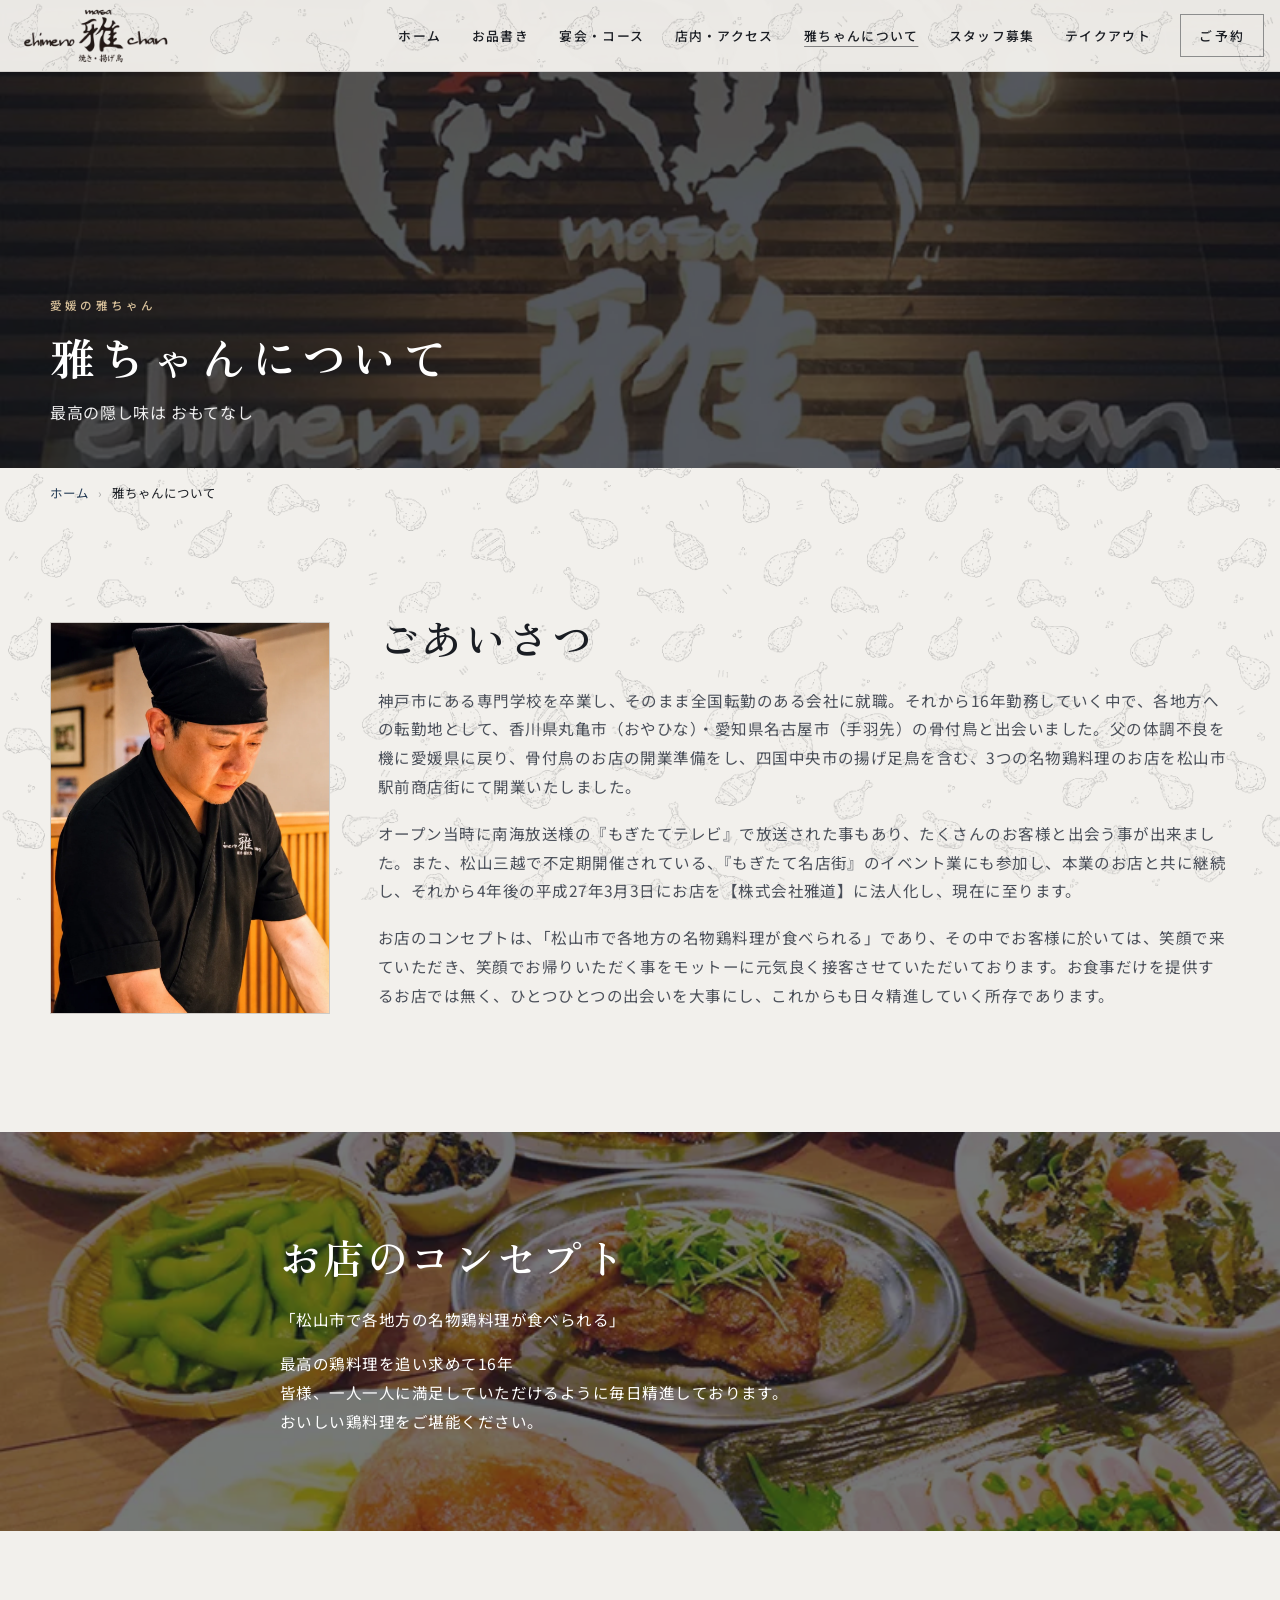
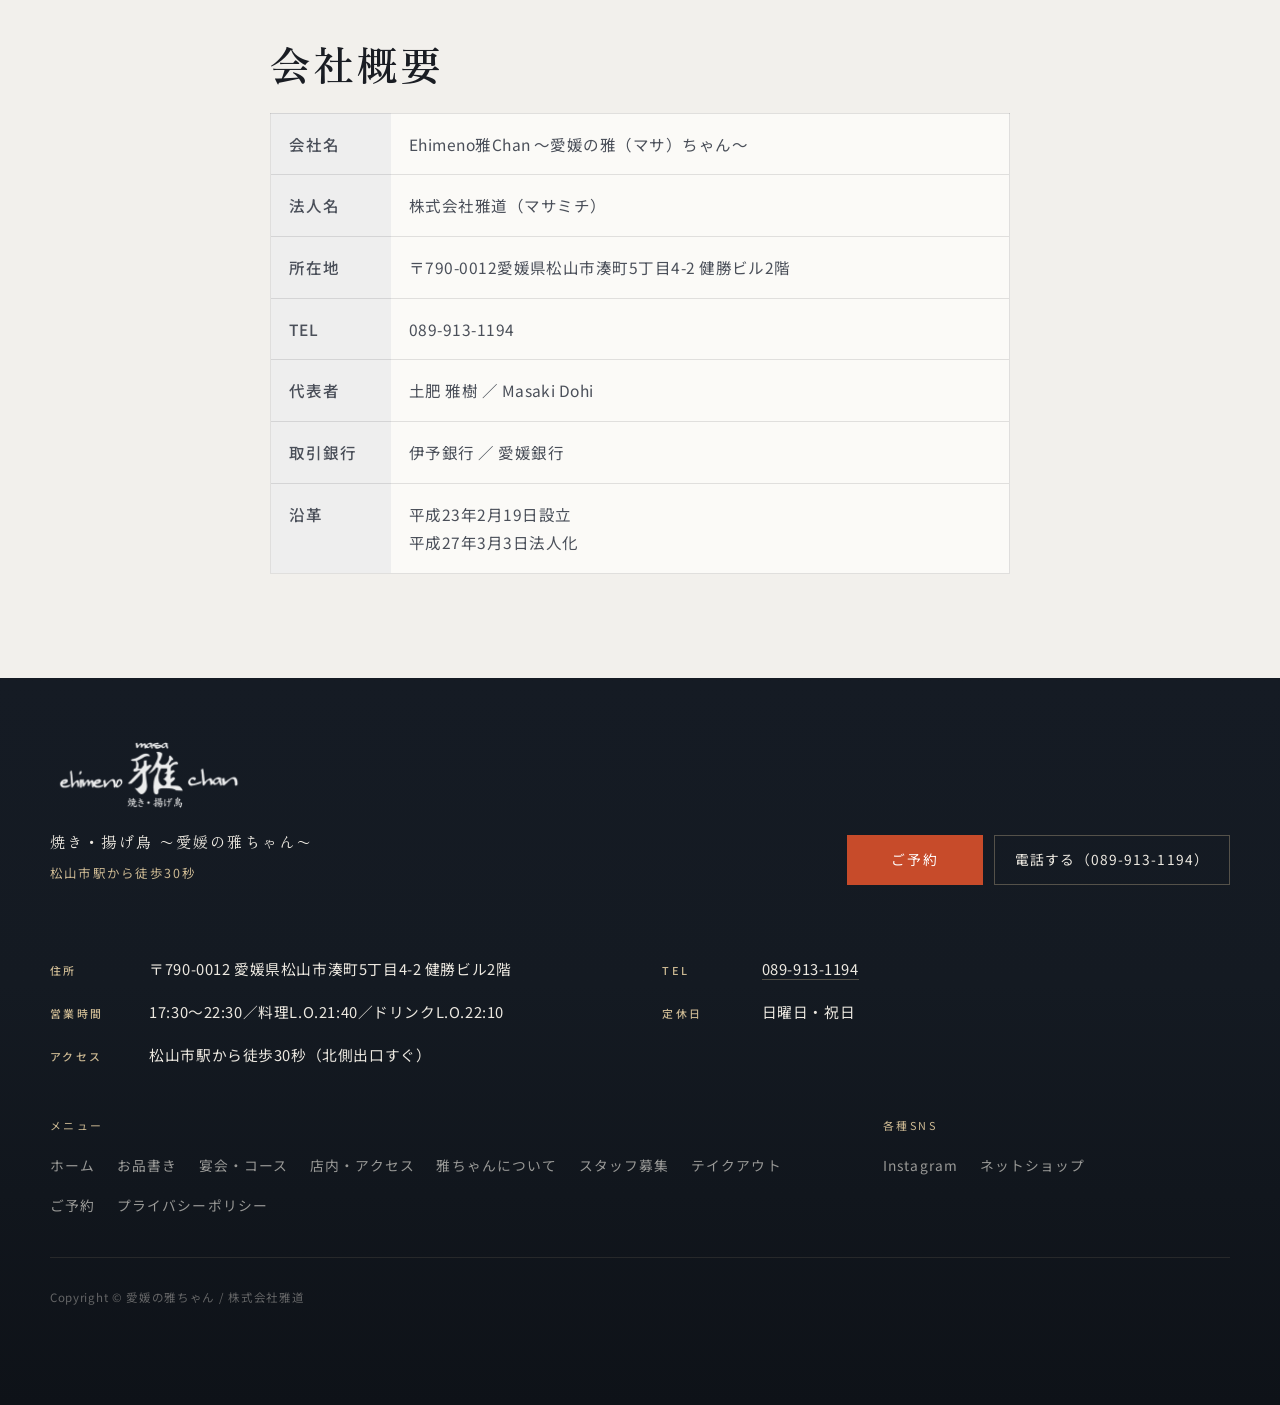
<file: about.html>
<!DOCTYPE html>
<html lang="ja">
<head>
  <meta charset="UTF-8">
  <meta name="viewport" content="width=device-width, initial-scale=1.0">
  <title>雅ちゃんについて｜松山市駅前の居酒屋 愛媛の雅ちゃん</title>
  <link rel="canonical" href="https://ehimenomasa.com/about">
  <!-- TODO: google-site-verification -->
  <meta name="description" content="松山市駅前で骨付鳥・揚げ足鳥・手羽先を提供する居酒屋「愛媛の雅ちゃん」の店主あいさつ、コンセプト、会社概要。">
  <meta name="referrer" content="strict-origin-when-cross-origin">
  <meta name="theme-color" content="#243b55">
  <meta property="og:type" content="website">
  <meta property="og:site_name" content="愛媛の雅ちゃん">
  <meta property="og:locale" content="ja_JP">
  <meta property="og:title" content="雅ちゃんについて｜松山市駅前の居酒屋 愛媛の雅ちゃん">
  <meta property="og:description" content="松山市駅前で骨付鳥・揚げ足鳥・手羽先を提供する居酒屋「愛媛の雅ちゃん」の店主あいさつ、コンセプト、会社概要。">
  <meta property="og:url" content="https://ehimenomasa.com/about">
  <meta property="og:image" content="https://ehimenomasa.com/assets/images/site/hero-chicken-dishes.webp">
  <meta property="og:image:width" content="800">
  <meta property="og:image:height" content="600">
  <meta property="og:image:alt" content="愛媛の雅ちゃんの鶏料理">
  <meta name="twitter:card" content="summary_large_image">
  <meta name="twitter:title" content="雅ちゃんについて｜松山市駅前の居酒屋 愛媛の雅ちゃん">
  <meta name="twitter:description" content="松山市駅前で骨付鳥・揚げ足鳥・手羽先を提供する居酒屋「愛媛の雅ちゃん」の店主あいさつ、コンセプト、会社概要。">
  <meta name="twitter:image" content="https://ehimenomasa.com/assets/images/site/hero-chicken-dishes.webp">
  <link rel="icon" href="assets/icons/favicon-32.webp" sizes="32x32">
  <link rel="icon" href="assets/icons/favicon-192.webp" sizes="192x192">
  <link rel="apple-touch-icon" href="assets/icons/favicon-192.webp">
  
  <link rel="preconnect" href="https://fonts.googleapis.com">
  <link rel="preconnect" href="https://fonts.gstatic.com" crossorigin>
  <link href="https://fonts.googleapis.com/css2?family=Noto+Sans+JP:wght@400;500;700&family=Zen+Old+Mincho:wght@500;600;700&display=swap" rel="stylesheet">
  <link rel="stylesheet" href="css/reset.css">
  <link rel="stylesheet" href="css/style.css?v=4beaa5f325fc">
  <link rel="stylesheet" href="css/responsive.css?v=4beaa5f325fc">
</head>
<body>
<a class="sr-only" href="#main">本文へスキップ</a>
  <header class="site-header is-solid">
    <div class="site-header__inner">
      <a class="site-logo" href="/">
        <img src="assets/images/site/logo-masachan.webp" alt="愛媛の雅ちゃん" width="400" height="146" decoding="async">
      </a>
      <button class="nav-toggle" type="button" aria-label="メニューを開く" aria-expanded="false" aria-controls="site-nav">
        <span></span><span></span><span></span>
      </button>
      <nav class="site-nav" id="site-nav" aria-label="メインメニュー">
        <ul class="site-nav__list">
          <li><a class="site-nav__link" href="/">ホーム</a></li>
          <li><a class="site-nav__link" href="/menu">お品書き</a></li>
          <li><a class="site-nav__link" href="/course">宴会・コース</a></li>
          <li><a class="site-nav__link" href="/shop">店内・アクセス</a></li>
          <li><a class="site-nav__link" href="/about" aria-current="page">雅ちゃんについて</a></li>
          <li><a class="site-nav__link" href="/recruit">スタッフ募集</a></li>
          <li><a class="site-nav__link" href="/takeout">テイクアウト</a></li>
          <li><a class="site-nav__link site-nav__reserve" href="/reserve">ご予約</a></li>
        </ul>
      </nav>
    </div>
  </header>
<main id="main">
  <section class="page-hero" style="background-image:url('assets/images/site/interior-counter.webp');">
    <div class="container">
      <p class="kicker">愛媛の雅ちゃん</p>
      <h1 class="page-hero__title">雅ちゃんについて</h1>
      <p class="page-hero__lead">最高の隠し味は おもてなし</p>
    </div>
  </section>
<nav class="breadcrumb" aria-label="パンくずリスト">
    <div class="container">
      <ol class="breadcrumb__list">
        <li class="breadcrumb__item"><a class="breadcrumb__link" href="/">ホーム</a></li>
        <li class="breadcrumb__item" aria-current="page">雅ちゃんについて</li>
      </ol>
    </div>
  </nav>
  <script type="application/ld+json">
  {
    "@context": "https://schema.org",
    "@type": "BreadcrumbList",
    "itemListElement": [
      {
        "@type": "ListItem",
        "position": 1,
        "name": "ホーム",
        "item": "https://ehimenomasa.com/"
      },
      {
        "@type": "ListItem",
        "position": 2,
        "name": "雅ちゃんについて",
        "item": "https://ehimenomasa.com/about"
      }
    ]
  }
  </script>

  
  <section class="section">
    <div class="container">
      <div class="owner-block reveal">
        <div class="owner-block__photo">
          <img src="assets/images/site/owner-greeting-portrait.webp" alt="代表 土肥 雅樹" width="1087" height="1446" loading="lazy" decoding="async">
        </div>
        <div class="about-prose">
          <h2 class="section-title">ごあいさつ</h2>
          <p>神戸市にある専門学校を卒業し、そのまま全国転勤のある会社に就職。それから16年勤務していく中で、各地方への転勤地として、香川県丸亀市（おやひな）・愛知県名古屋市（手羽先）の骨付鳥と出会いました。父の体調不良を機に愛媛県に戻り、骨付鳥のお店の開業準備をし、四国中央市の揚げ足鳥を含む、3つの名物鶏料理のお店を松山市駅前商店街にて開業いたしました。</p>
          <p>オープン当時に南海放送様の『もぎたてテレビ』で放送された事もあり、たくさんのお客様と出会う事が出来ました。また、松山三越で不定期開催されている、『もぎたて名店街』のイベント業にも参加し、本業のお店と共に継続し、それから4年後の平成27年3月3日にお店を【株式会社雅道】に法人化し、現在に至ります。</p>
          <p>お店のコンセプトは、「松山市で各地方の名物鶏料理が食べられる」であり、その中でお客様に於いては、笑顔で来ていただき、笑顔でお帰りいただく事をモットーに元気良く接客させていただいております。お食事だけを提供するお店では無く、ひとつひとつの出会いを大事にし、これからも日々精進していく所存であります。</p>
        </div>
      </div>
    </div>
  </section>

  <section class="section section--photo" style="background-image:url('assets/images/site/hero-chicken-dishes.webp');">
    <div class="container reveal" style="max-width:720px;">
      <h2 class="section-title">お店のコンセプト</h2>
      <p>「松山市で各地方の名物鶏料理が食べられる」</p>
      <p style="margin-top:1rem;">最高の鶏料理を追い求めて16年<br>皆様、一人一人に満足していただけるように毎日精進しております。<br>おいしい鶏料理をご堪能ください。</p>
    </div>
  </section>

  <section class="section">
    <div class="container container--narrow reveal">
      <h2 class="section-title">会社概要</h2>
      <table class="company-table">
        <tr><th>会社名</th><td>Ehimeno雅Chan 〜愛媛の雅（マサ）ちゃん〜</td></tr>
        <tr><th>法人名</th><td>株式会社雅道（マサミチ）</td></tr>
        <tr><th>所在地</th><td>〒790-0012愛媛県松山市湊町5丁目4-2 健勝ビル2階</td></tr>
        <tr><th>TEL</th><td><a href="tel:0899131194">089-913-1194</a></td></tr>
        <tr><th>代表者</th><td>土肥 雅樹 ／ Masaki Dohi</td></tr>
        <tr><th>取引銀行</th><td>伊予銀行 ／ 愛媛銀行</td></tr>
        <tr><th>沿革</th><td>平成23年2月19日設立<br>平成27年3月3日法人化</td></tr>
      </table>
    </div>
  </section>
</main>
<footer class="site-footer">
    <div class="container">
      <div class="footer-top">
        <div class="footer-brand">
          <img src="assets/images/site/logo-masachan.webp" alt="愛媛の雅ちゃん" width="400" height="146" loading="lazy" decoding="async">
          <p class="footer-brand__tag">焼き・揚げ鳥 〜愛媛の雅ちゃん〜</p>
          <p class="footer-brand__place">松山市駅から徒歩30秒</p>
        </div>
        <div class="footer-cta">
          <a class="footer-cta__btn footer-cta__btn--reserve" href="/reserve">ご予約</a>
          <a class="footer-cta__btn footer-cta__btn--tel" href="tel:0899131194" data-reserve-gate="tel">電話する（089-913-1194）</a>
        </div>
      </div>

      <dl class="footer-info">
        <div class="footer-info__row">
          <dt>住所</dt>
          <dd>〒790-0012 愛媛県松山市湊町5丁目4-2 健勝ビル2階</dd>
        </div>
        <div class="footer-info__row">
          <dt>TEL</dt>
          <dd><a href="tel:0899131194">089-913-1194</a></dd>
        </div>
        <div class="footer-info__row">
          <dt>営業時間</dt>
          <dd>17:30〜22:30／料理L.O.21:40／ドリンクL.O.22:10</dd>
        </div>
        <div class="footer-info__row">
          <dt>定休日</dt>
          <dd>日曜日・祝日</dd>
        </div>
        <div class="footer-info__row">
          <dt>アクセス</dt>
          <dd>松山市駅から徒歩30秒（北側出口すぐ）</dd>
        </div>
      </dl>

      <div class="footer-links">
        <nav class="footer-nav" aria-label="フッターメニュー">
          <p class="footer-label">メニュー</p>
          <div class="footer-nav__list">
            <a href="/">ホーム</a>
            <a href="/menu">お品書き</a>
            <a href="/course">宴会・コース</a>
            <a href="/shop">店内・アクセス</a>
            <a href="/about">雅ちゃんについて</a>
            <a href="/recruit">スタッフ募集</a>
            <a href="/takeout">テイクアウト</a>
            <a href="/reserve">ご予約</a>
            <a href="/privacy">プライバシーポリシー</a>
          </div>
        </nav>
        <div class="footer-sns">
          <p class="footer-label">各種SNS</p>
          <div class="footer-sns__list">
            <a href="https://www.instagram.com/ehimenomasa/" target="_blank" rel="noopener noreferrer">Instagram</a>
            <a href="https://ehime-masachan.stores.jp/" target="_blank" rel="noopener noreferrer">ネットショップ</a>
          </div>
        </div>
      </div>

      <div class="footer-copy">
        <p>Copyright © 愛媛の雅ちゃん / 株式会社雅道</p>
      </div>
    </div>
  </footer>
  <div class="mobile-bar" aria-label="スマートフォン用クイックアクション">
    <div class="mobile-bar__inner">
      
      <a class="mobile-bar__btn mobile-bar__btn--reserve" href="/reserve">予約する</a>
      <a class="mobile-bar__btn mobile-bar__btn--tel" href="tel:0899131194" data-reserve-gate="tel">電話する</a>
      
    </div>
  </div>
  <script src="js/main.js?v=4beaa5f325fc"></script>
</body>
</html>
</file>
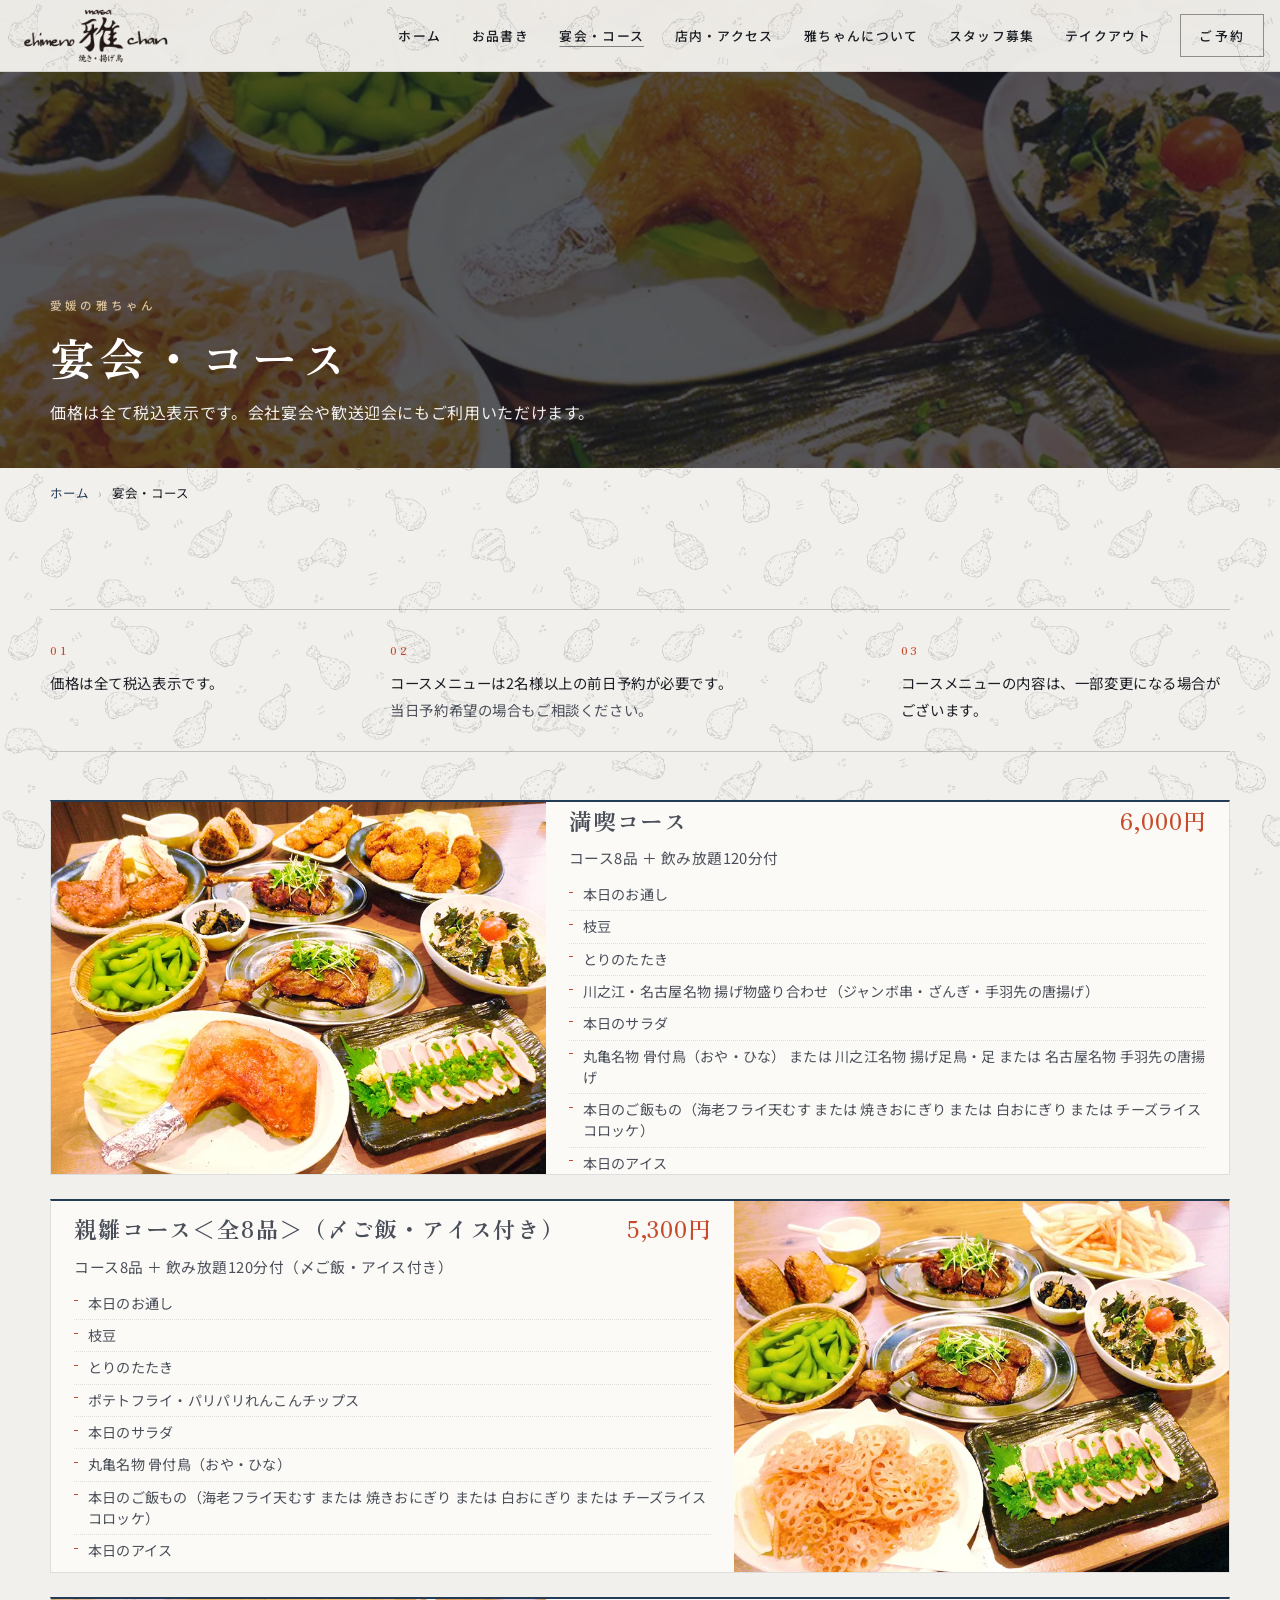
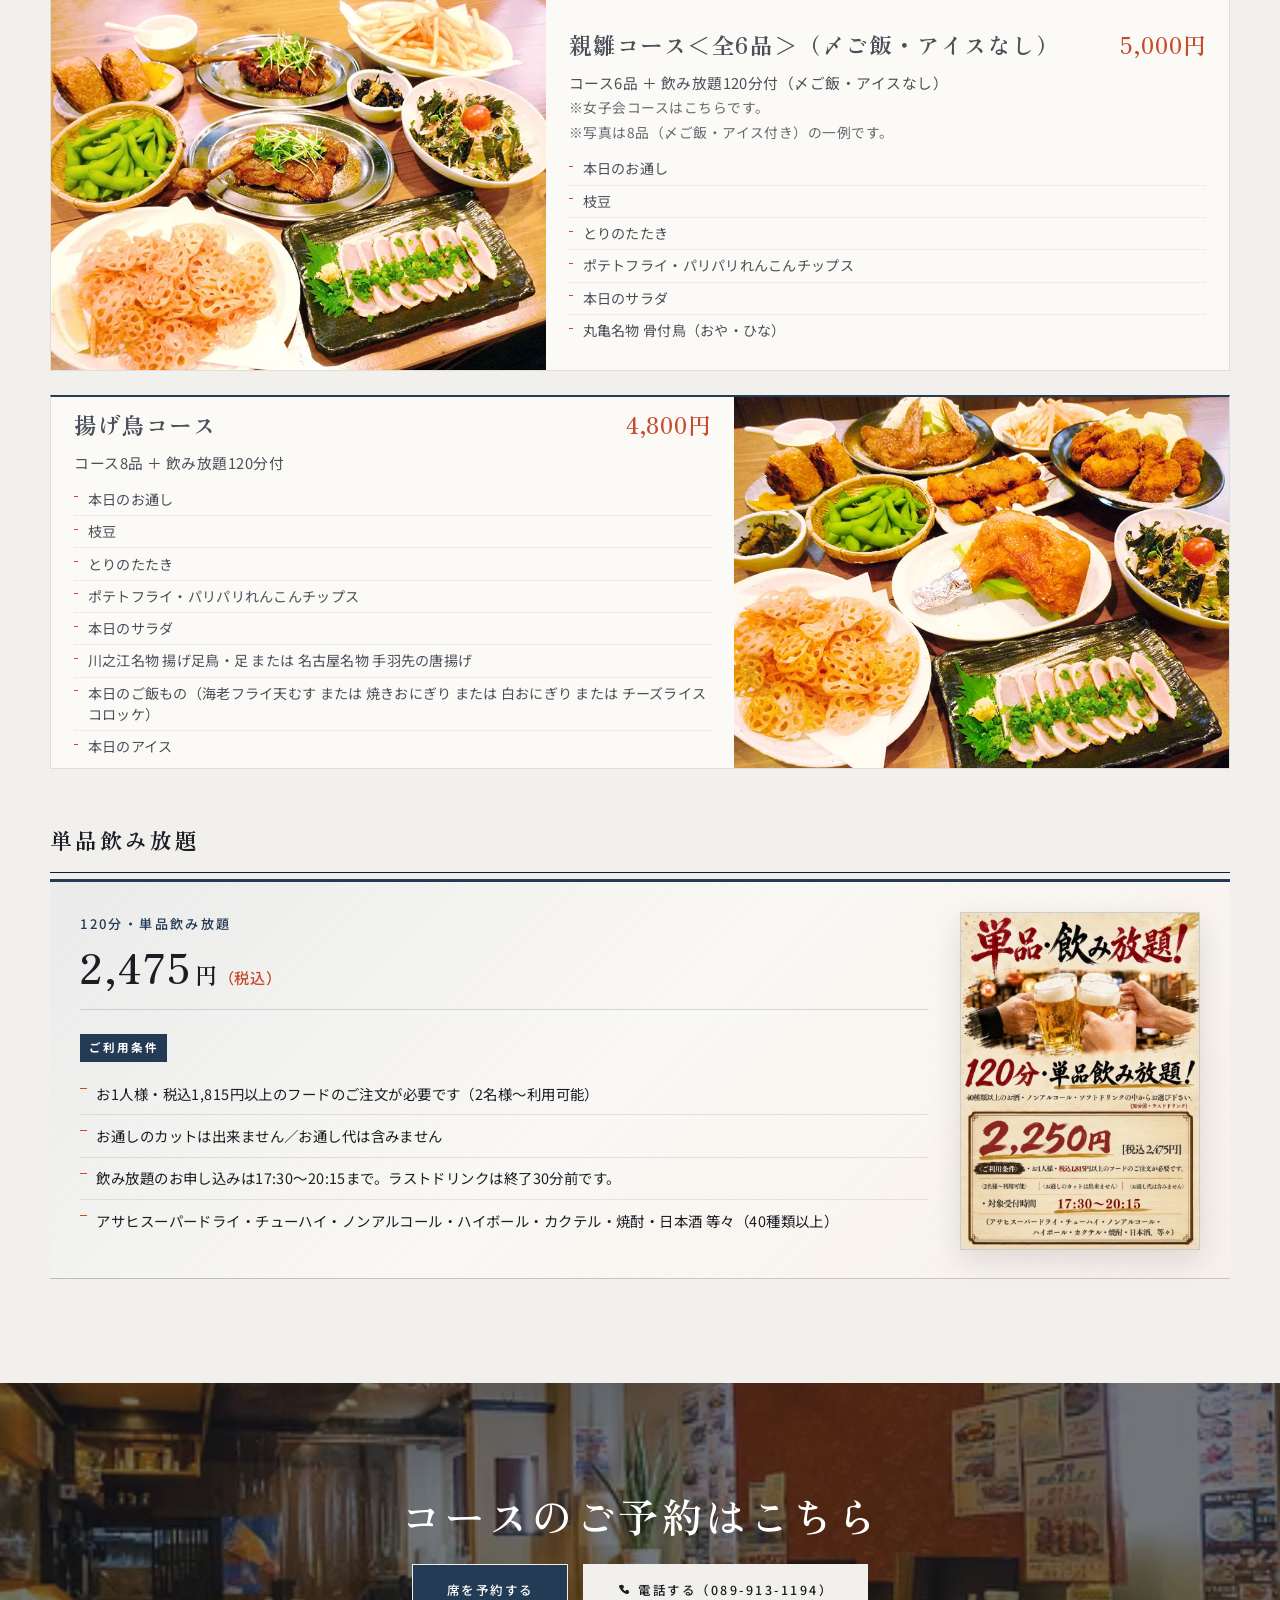
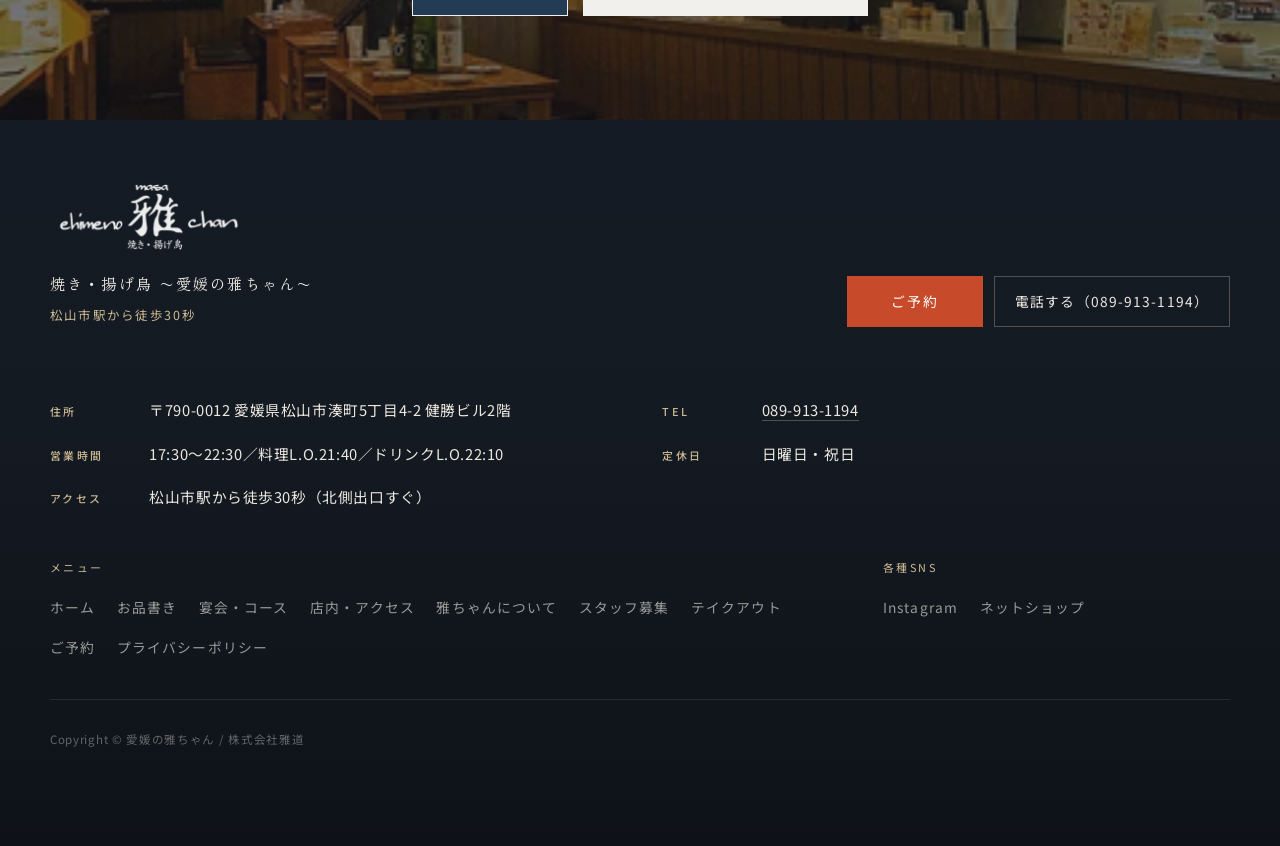
<file: course.html>
<!DOCTYPE html>
<html lang="ja">
<head>
  <meta charset="UTF-8">
  <meta name="viewport" content="width=device-width, initial-scale=1.0">
  <title>宴会・コース｜松山市駅の飲み放題 愛媛の雅ちゃん</title>
  <link rel="canonical" href="https://ehimenomasa.com/course">
  <!-- TODO: google-site-verification -->
  <meta name="description" content="松山市駅から徒歩30秒「愛媛の雅ちゃん」の宴会・コース案内。満喫・親雛・揚げ鳥コースと飲み放題をご用意しています。コースは2名様以上の前日予約が必要です。当日予約希望の場合もご相談ください。">
  <meta name="referrer" content="strict-origin-when-cross-origin">
  <meta name="theme-color" content="#243b55">
  <meta property="og:type" content="website">
  <meta property="og:site_name" content="愛媛の雅ちゃん">
  <meta property="og:locale" content="ja_JP">
  <meta property="og:title" content="宴会・コース｜松山市駅の飲み放題 愛媛の雅ちゃん">
  <meta property="og:description" content="松山市駅から徒歩30秒「愛媛の雅ちゃん」の宴会・コース案内。満喫・親雛・揚げ鳥コースと飲み放題をご用意しています。コースは2名様以上の前日予約が必要です。当日予約希望の場合もご相談ください。">
  <meta property="og:url" content="https://ehimenomasa.com/course">
  <meta property="og:image" content="https://ehimenomasa.com/assets/images/site/hero-chicken-dishes.webp">
  <meta property="og:image:width" content="800">
  <meta property="og:image:height" content="600">
  <meta property="og:image:alt" content="愛媛の雅ちゃんの鶏料理">
  <meta name="twitter:card" content="summary_large_image">
  <meta name="twitter:title" content="宴会・コース｜松山市駅の飲み放題 愛媛の雅ちゃん">
  <meta name="twitter:description" content="松山市駅から徒歩30秒「愛媛の雅ちゃん」の宴会・コース案内。満喫・親雛・揚げ鳥コースと飲み放題をご用意しています。コースは2名様以上の前日予約が必要です。当日予約希望の場合もご相談ください。">
  <meta name="twitter:image" content="https://ehimenomasa.com/assets/images/site/hero-chicken-dishes.webp">
  <link rel="icon" href="assets/icons/favicon-32.webp" sizes="32x32">
  <link rel="icon" href="assets/icons/favicon-192.webp" sizes="192x192">
  <link rel="apple-touch-icon" href="assets/icons/favicon-192.webp">
  
  <link rel="preconnect" href="https://fonts.googleapis.com">
  <link rel="preconnect" href="https://fonts.gstatic.com" crossorigin>
  <link href="https://fonts.googleapis.com/css2?family=Noto+Sans+JP:wght@400;500;700&family=Zen+Old+Mincho:wght@500;600;700&display=swap" rel="stylesheet">
  <link rel="stylesheet" href="css/reset.css">
  <link rel="stylesheet" href="css/style.css?v=4beaa5f325fc">
  <link rel="stylesheet" href="css/responsive.css?v=4beaa5f325fc">
</head>
<body>
<a class="sr-only" href="#main">本文へスキップ</a>
  <header class="site-header is-solid">
    <div class="site-header__inner">
      <a class="site-logo" href="/">
        <img src="assets/images/site/logo-masachan.webp" alt="愛媛の雅ちゃん" width="400" height="146" decoding="async">
      </a>
      <button class="nav-toggle" type="button" aria-label="メニューを開く" aria-expanded="false" aria-controls="site-nav">
        <span></span><span></span><span></span>
      </button>
      <nav class="site-nav" id="site-nav" aria-label="メインメニュー">
        <ul class="site-nav__list">
          <li><a class="site-nav__link" href="/">ホーム</a></li>
          <li><a class="site-nav__link" href="/menu">お品書き</a></li>
          <li><a class="site-nav__link" href="/course" aria-current="page">宴会・コース</a></li>
          <li><a class="site-nav__link" href="/shop">店内・アクセス</a></li>
          <li><a class="site-nav__link" href="/about">雅ちゃんについて</a></li>
          <li><a class="site-nav__link" href="/recruit">スタッフ募集</a></li>
          <li><a class="site-nav__link" href="/takeout">テイクアウト</a></li>
          <li><a class="site-nav__link site-nav__reserve" href="/reserve">ご予約</a></li>
        </ul>
      </nav>
    </div>
  </header>
<main id="main">
  <section class="page-hero" style="background-image:url('assets/images/site/hero-course-spread.webp');">
    <div class="container">
      <p class="kicker">愛媛の雅ちゃん</p>
      <h1 class="page-hero__title">宴会・コース</h1>
      <p class="page-hero__lead">価格は全て税込表示です。会社宴会や歓送迎会にもご利用いただけます。</p>
    </div>
  </section>
<nav class="breadcrumb" aria-label="パンくずリスト">
    <div class="container">
      <ol class="breadcrumb__list">
        <li class="breadcrumb__item"><a class="breadcrumb__link" href="/">ホーム</a></li>
        <li class="breadcrumb__item" aria-current="page">宴会・コース</li>
      </ol>
    </div>
  </nav>
  <script type="application/ld+json">
  {
    "@context": "https://schema.org",
    "@type": "BreadcrumbList",
    "itemListElement": [
      {
        "@type": "ListItem",
        "position": 1,
        "name": "ホーム",
        "item": "https://ehimenomasa.com/"
      },
      {
        "@type": "ListItem",
        "position": 2,
        "name": "宴会・コース",
        "item": "https://ehimenomasa.com/course"
      }
    ]
  }
  </script>

  <section class="section">
    <div class="container">
      
      <aside class="notice-rail reveal" aria-label="コースご利用にあたって">
        <ol class="notice-rail__list">
          <li>
            <span class="notice-rail__index" aria-hidden="true">01</span>
            <p class="notice-rail__text">価格は全て税込表示です。</p>
          </li>
          <li>
            <span class="notice-rail__index" aria-hidden="true">02</span>
            <p class="notice-rail__text">コースメニューは2名様以上の前日予約が必要です。<span class="notice-rail__sub">当日予約希望の場合もご相談ください。</span></p>
          </li>
          <li>
            <span class="notice-rail__index" aria-hidden="true">03</span>
            <p class="notice-rail__text">コースメニューの内容は、<br class="br-sp">一部変更になる場合がございます。</p>
          </li>
        </ol>
      </aside>

      
      <article class="course-detail reveal">
        
        <div class="course-detail__media">
          <img src="assets/images/site/course-mankitsu.webp" alt="満喫コースの料理一例" width="800" height="600" loading="lazy" decoding="async">
        </div>
        
        <div class="course-detail__content">
          <div class="course-detail__head">
            <h2 class="course-detail__name">満喫コース</h2>
            <p class="price">6,000円</p>
          </div>
          <p class="course-detail__lead">コース8品 ＋ 飲み放題120分付</p>
          
          
          <ul class="course-detail__list">
            
            <li>本日のお通し</li>
            
            <li>枝豆</li>
            
            <li>とりのたたき</li>
            
            <li>川之江・名古屋名物 揚げ物盛り合わせ（ジャンボ串・ざんぎ・手羽先の唐揚げ）</li>
            
            <li>本日のサラダ</li>
            
            <li>丸亀名物 骨付鳥（おや・ひな） または 川之江名物 揚げ足鳥・足 または 名古屋名物 手羽先の唐揚げ</li>
            
            <li>本日のご飯もの（海老フライ天むす または 焼きおにぎり または 白おにぎり または チーズライスコロッケ）</li>
            
            <li>本日のアイス</li>
            
          </ul>
          
        </div>
      </article>
      
      <article class="course-detail course-detail--flip reveal">
        
        <div class="course-detail__media">
          <img src="assets/images/site/course-oyahina.webp" alt="親雛コース＜全8品＞（〆ご飯・アイス付き）の料理一例" width="800" height="600" loading="lazy" decoding="async">
        </div>
        
        <div class="course-detail__content">
          <div class="course-detail__head">
            <h2 class="course-detail__name">親雛コース＜全8品＞（〆ご飯・アイス付き）</h2>
            <p class="price">5,300円</p>
          </div>
          <p class="course-detail__lead">コース8品 ＋ 飲み放題120分付（〆ご飯・アイス付き）</p>
          
          
          <ul class="course-detail__list">
            
            <li>本日のお通し</li>
            
            <li>枝豆</li>
            
            <li>とりのたたき</li>
            
            <li>ポテトフライ・パリパリれんこんチップス</li>
            
            <li>本日のサラダ</li>
            
            <li>丸亀名物 骨付鳥（おや・ひな）</li>
            
            <li>本日のご飯もの（海老フライ天むす または 焼きおにぎり または 白おにぎり または チーズライスコロッケ）</li>
            
            <li>本日のアイス</li>
            
          </ul>
          
        </div>
      </article>
      
      <article class="course-detail reveal">
        
        <div class="course-detail__media">
          <img src="assets/images/site/course-oyahina.webp" alt="親雛コース＜全6品＞（〆ご飯・アイスなし）の料理一例" width="800" height="600" loading="lazy" decoding="async">
        </div>
        
        <div class="course-detail__content">
          <div class="course-detail__head">
            <h2 class="course-detail__name">親雛コース＜全6品＞（〆ご飯・アイスなし）</h2>
            <p class="price">5,000円</p>
          </div>
          <p class="course-detail__lead">コース6品 ＋ 飲み放題120分付（〆ご飯・アイスなし）</p>
          
          <p class="note">※女子会コースはこちらです。</p>
          <p class="note">※写真は8品（〆ご飯・アイス付き）の一例です。</p>
          
          
          <ul class="course-detail__list">
            
            <li>本日のお通し</li>
            
            <li>枝豆</li>
            
            <li>とりのたたき</li>
            
            <li>ポテトフライ・パリパリれんこんチップス</li>
            
            <li>本日のサラダ</li>
            
            <li>丸亀名物 骨付鳥（おや・ひな）</li>
            
          </ul>
          
        </div>
      </article>
      
      <article class="course-detail course-detail--flip reveal">
        
        <div class="course-detail__media">
          <img src="assets/images/site/course-agedori.webp" alt="揚げ鳥コースの料理一例" width="800" height="600" loading="lazy" decoding="async">
        </div>
        
        <div class="course-detail__content">
          <div class="course-detail__head">
            <h2 class="course-detail__name">揚げ鳥コース</h2>
            <p class="price">4,800円</p>
          </div>
          <p class="course-detail__lead">コース8品 ＋ 飲み放題120分付</p>
          
          
          <ul class="course-detail__list">
            
            <li>本日のお通し</li>
            
            <li>枝豆</li>
            
            <li>とりのたたき</li>
            
            <li>ポテトフライ・パリパリれんこんチップス</li>
            
            <li>本日のサラダ</li>
            
            <li>川之江名物 揚げ足鳥・足 または 名古屋名物 手羽先の唐揚げ</li>
            
            <li>本日のご飯もの（海老フライ天むす または 焼きおにぎり または 白おにぎり または チーズライスコロッケ）</li>
            
            <li>本日のアイス</li>
            
          </ul>
          
        </div>
      </article>
      

      <section class="nomihoudai reveal">
        <h2 class="menu-category__title">単品飲み放題</h2>
        <div class="nomihoudai-panel">
          <div class="nomihoudai-panel__main">
            <p class="nomihoudai-panel__lead">120分・単品飲み放題</p>
            <p class="nomihoudai-panel__price">
              <span class="nomihoudai-panel__price-main">2,475<span class="nomihoudai-panel__yen">円</span></span><span class="nomihoudai-panel__price-tax">（税込）</span>
            </p>
            <div class="nomihoudai-panel__conditions">
              <p class="nomihoudai-panel__cond-label">ご利用条件</p>
              <ul class="nomihoudai-panel__list">
                <li>お1人様・税込1,815円以上のフードのご注文が必要です（2名様〜利用可能）</li>
                <li>お通しのカットは出来ません／お通し代は含みません</li>
                <li>飲み放題のお申し込みは17:30〜20:15まで。ラストドリンクは終了30分前です。</li>
                <li>アサヒスーパードライ・チューハイ・ノンアルコール・ハイボール・カクテル・焼酎・日本酒 等々（40種類以上）</li>
              </ul>
            </div>
          </div>
          <figure class="nomihoudai-panel__flyer">
            <img src="assets/images/site/nomihoudai-flyer.webp" alt="単品飲み放題のご案内チラシ" width="724" height="1024" loading="lazy" decoding="async">
          </figure>
        </div>
      </section>
    </div>
  </section>

  <section class="section section--photo cta-final" style="background-image:url('assets/images/site/hp-table-party.webp');">
    <div class="container reveal">
      <h2 class="section-title">コースのご予約はこちら</h2>
      <div class="btn-group">
        <a class="btn btn--primary" href="/reserve">席を予約する</a>
        <a class="btn btn--ghost" href="tel:0899131194" data-reserve-gate="tel">
          <span class="btn__icon btn__icon--phone" aria-hidden="true"></span>
          電話する（089-913-1194）
        </a>
      </div>
    </div>
  </section>
</main>
<footer class="site-footer">
    <div class="container">
      <div class="footer-top">
        <div class="footer-brand">
          <img src="assets/images/site/logo-masachan.webp" alt="愛媛の雅ちゃん" width="400" height="146" loading="lazy" decoding="async">
          <p class="footer-brand__tag">焼き・揚げ鳥 〜愛媛の雅ちゃん〜</p>
          <p class="footer-brand__place">松山市駅から徒歩30秒</p>
        </div>
        <div class="footer-cta">
          <a class="footer-cta__btn footer-cta__btn--reserve" href="/reserve">ご予約</a>
          <a class="footer-cta__btn footer-cta__btn--tel" href="tel:0899131194" data-reserve-gate="tel">電話する（089-913-1194）</a>
        </div>
      </div>

      <dl class="footer-info">
        <div class="footer-info__row">
          <dt>住所</dt>
          <dd>〒790-0012 愛媛県松山市湊町5丁目4-2 健勝ビル2階</dd>
        </div>
        <div class="footer-info__row">
          <dt>TEL</dt>
          <dd><a href="tel:0899131194">089-913-1194</a></dd>
        </div>
        <div class="footer-info__row">
          <dt>営業時間</dt>
          <dd>17:30〜22:30／料理L.O.21:40／ドリンクL.O.22:10</dd>
        </div>
        <div class="footer-info__row">
          <dt>定休日</dt>
          <dd>日曜日・祝日</dd>
        </div>
        <div class="footer-info__row">
          <dt>アクセス</dt>
          <dd>松山市駅から徒歩30秒（北側出口すぐ）</dd>
        </div>
      </dl>

      <div class="footer-links">
        <nav class="footer-nav" aria-label="フッターメニュー">
          <p class="footer-label">メニュー</p>
          <div class="footer-nav__list">
            <a href="/">ホーム</a>
            <a href="/menu">お品書き</a>
            <a href="/course">宴会・コース</a>
            <a href="/shop">店内・アクセス</a>
            <a href="/about">雅ちゃんについて</a>
            <a href="/recruit">スタッフ募集</a>
            <a href="/takeout">テイクアウト</a>
            <a href="/reserve">ご予約</a>
            <a href="/privacy">プライバシーポリシー</a>
          </div>
        </nav>
        <div class="footer-sns">
          <p class="footer-label">各種SNS</p>
          <div class="footer-sns__list">
            <a href="https://www.instagram.com/ehimenomasa/" target="_blank" rel="noopener noreferrer">Instagram</a>
            <a href="https://ehime-masachan.stores.jp/" target="_blank" rel="noopener noreferrer">ネットショップ</a>
          </div>
        </div>
      </div>

      <div class="footer-copy">
        <p>Copyright © 愛媛の雅ちゃん / 株式会社雅道</p>
      </div>
    </div>
  </footer>
  <div class="mobile-bar" aria-label="スマートフォン用クイックアクション">
    <div class="mobile-bar__inner">
      
      <a class="mobile-bar__btn mobile-bar__btn--reserve" href="/reserve">予約する</a>
      <a class="mobile-bar__btn mobile-bar__btn--tel" href="tel:0899131194" data-reserve-gate="tel">電話する</a>
      
    </div>
  </div>
  <script src="js/main.js?v=4beaa5f325fc"></script>
</body>
</html>
</file>
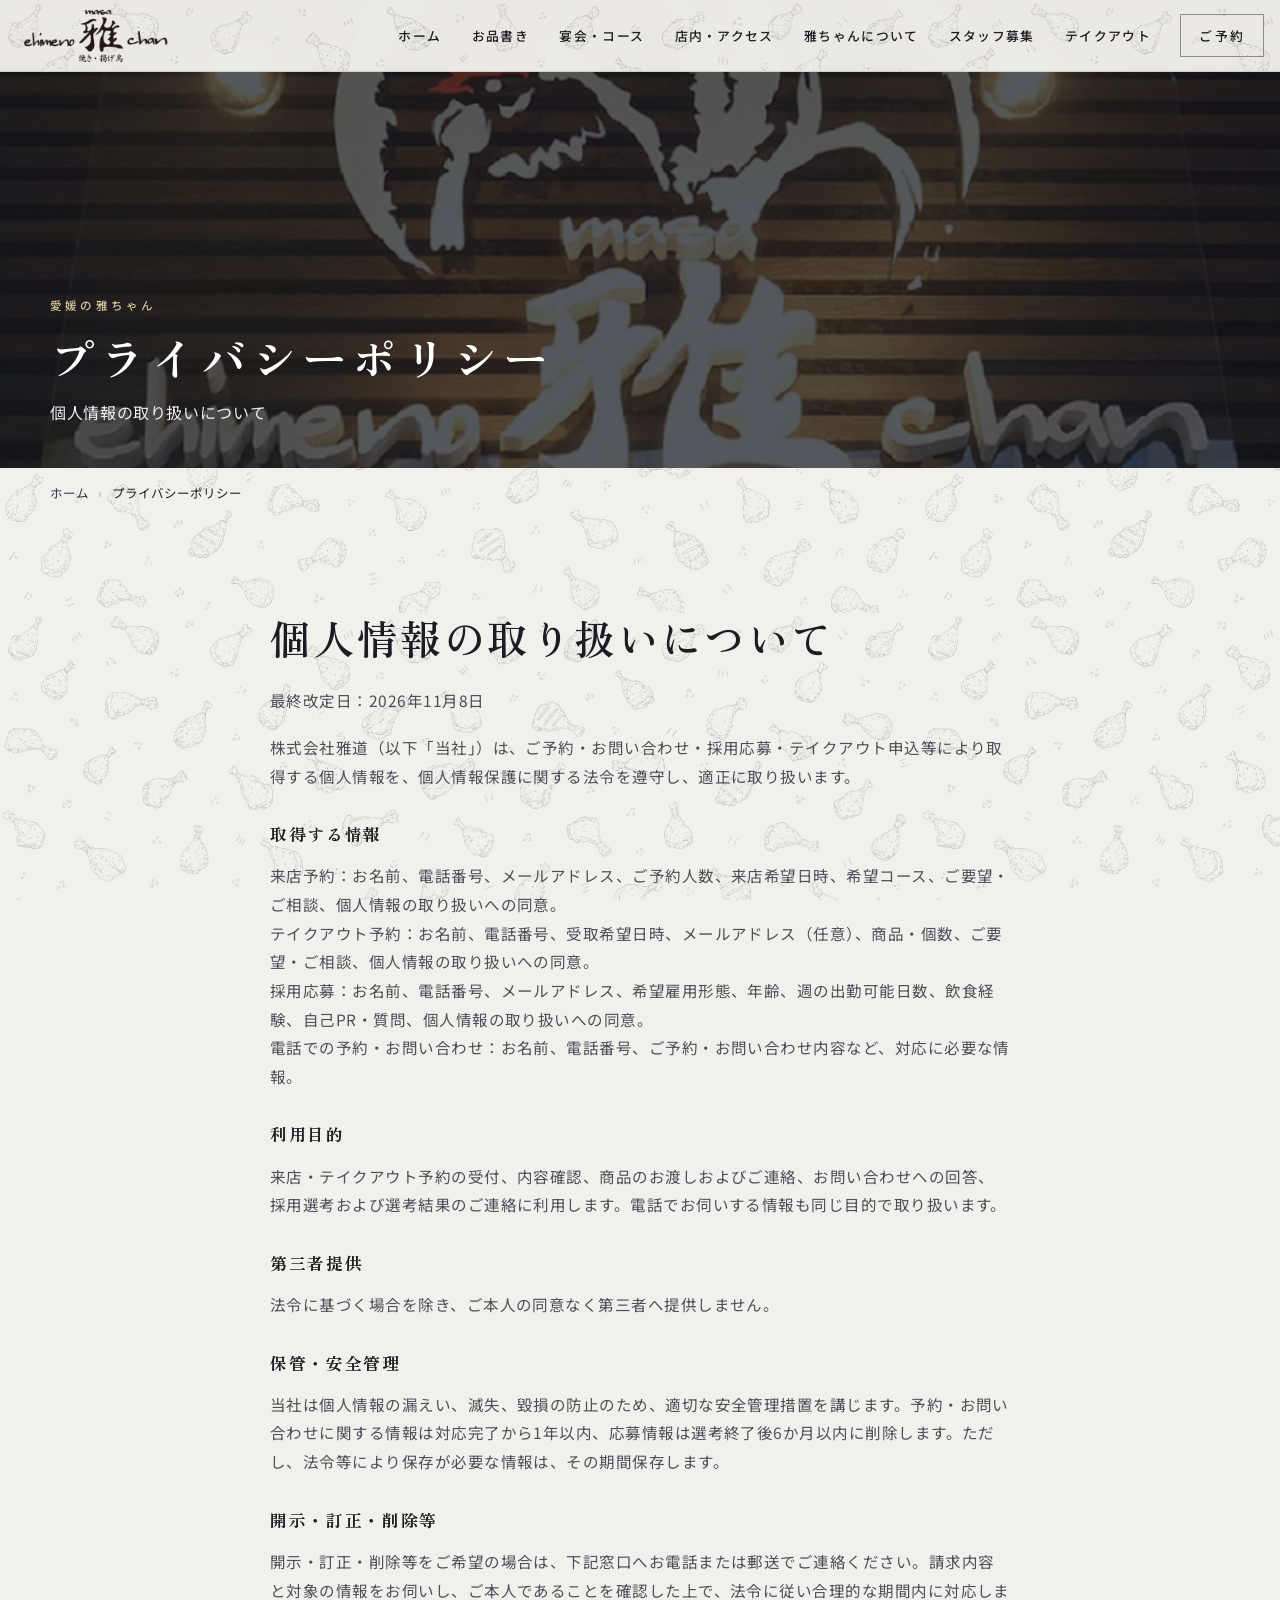
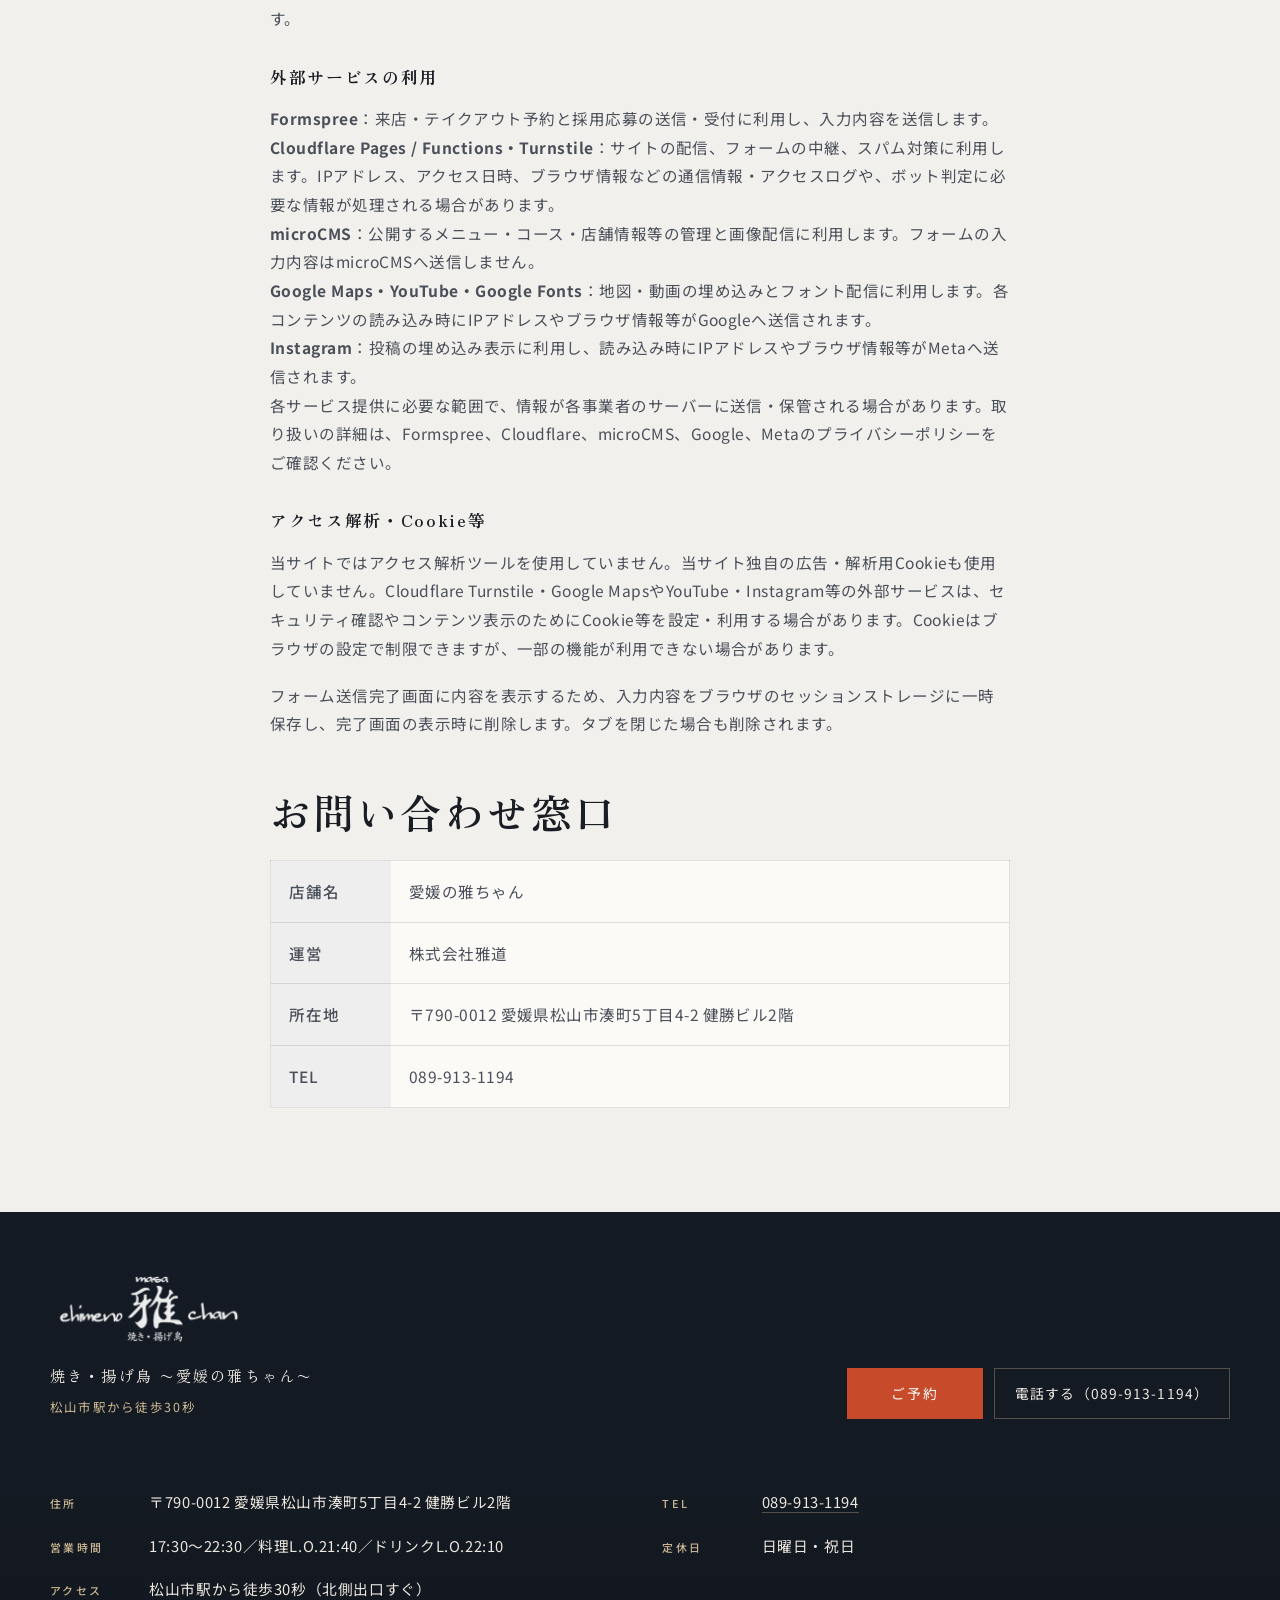
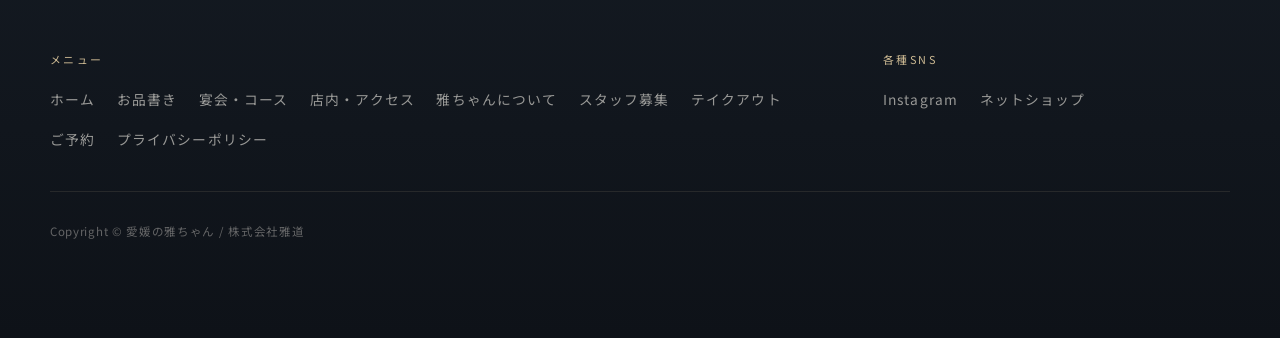
<file: privacy.html>
<!DOCTYPE html>
<html lang="ja">
<head>
  <meta charset="UTF-8">
  <meta name="viewport" content="width=device-width, initial-scale=1.0">
  <title>プライバシーポリシー｜愛媛の雅ちゃん</title>
  <link rel="canonical" href="https://ehimenomasa.com/privacy">
  <!-- TODO: google-site-verification -->
  <meta name="description" content="愛媛の雅ちゃん（株式会社雅道）のプライバシーポリシー。来店・テイクアウト予約、採用応募、電話で取得する個人情報の利用目的・保存期間・請求手続き、外部サービスとCookieの取り扱い、お問い合わせ窓口をご案内します。">
  <meta name="referrer" content="strict-origin-when-cross-origin">
  <meta name="theme-color" content="#243b55">
  <meta property="og:type" content="website">
  <meta property="og:site_name" content="愛媛の雅ちゃん">
  <meta property="og:locale" content="ja_JP">
  <meta property="og:title" content="プライバシーポリシー｜愛媛の雅ちゃん">
  <meta property="og:description" content="愛媛の雅ちゃん（株式会社雅道）のプライバシーポリシー。来店・テイクアウト予約、採用応募、電話で取得する個人情報の利用目的・保存期間・請求手続き、外部サービスとCookieの取り扱い、お問い合わせ窓口をご案内します。">
  <meta property="og:url" content="https://ehimenomasa.com/privacy">
  <meta property="og:image" content="https://ehimenomasa.com/assets/images/site/hero-chicken-dishes.webp">
  <meta property="og:image:width" content="800">
  <meta property="og:image:height" content="600">
  <meta property="og:image:alt" content="愛媛の雅ちゃんの鶏料理">
  <meta name="twitter:card" content="summary_large_image">
  <meta name="twitter:title" content="プライバシーポリシー｜愛媛の雅ちゃん">
  <meta name="twitter:description" content="愛媛の雅ちゃん（株式会社雅道）のプライバシーポリシー。来店・テイクアウト予約、採用応募、電話で取得する個人情報の利用目的・保存期間・請求手続き、外部サービスとCookieの取り扱い、お問い合わせ窓口をご案内します。">
  <meta name="twitter:image" content="https://ehimenomasa.com/assets/images/site/hero-chicken-dishes.webp">
  <link rel="icon" href="assets/icons/favicon-32.webp" sizes="32x32">
  <link rel="icon" href="assets/icons/favicon-192.webp" sizes="192x192">
  <link rel="apple-touch-icon" href="assets/icons/favicon-192.webp">
  
  <link rel="preconnect" href="https://fonts.googleapis.com">
  <link rel="preconnect" href="https://fonts.gstatic.com" crossorigin>
  <link href="https://fonts.googleapis.com/css2?family=Noto+Sans+JP:wght@400;500;700&family=Zen+Old+Mincho:wght@500;600;700&display=swap" rel="stylesheet">
  <link rel="stylesheet" href="css/reset.css">
  <link rel="stylesheet" href="css/style.css?v=4beaa5f325fc">
  <link rel="stylesheet" href="css/responsive.css?v=4beaa5f325fc">
</head>
<body>
<a class="sr-only" href="#main">本文へスキップ</a>
  <header class="site-header is-solid">
    <div class="site-header__inner">
      <a class="site-logo" href="/">
        <img src="assets/images/site/logo-masachan.webp" alt="愛媛の雅ちゃん" width="400" height="146" decoding="async">
      </a>
      <button class="nav-toggle" type="button" aria-label="メニューを開く" aria-expanded="false" aria-controls="site-nav">
        <span></span><span></span><span></span>
      </button>
      <nav class="site-nav" id="site-nav" aria-label="メインメニュー">
        <ul class="site-nav__list">
          <li><a class="site-nav__link" href="/">ホーム</a></li>
          <li><a class="site-nav__link" href="/menu">お品書き</a></li>
          <li><a class="site-nav__link" href="/course">宴会・コース</a></li>
          <li><a class="site-nav__link" href="/shop">店内・アクセス</a></li>
          <li><a class="site-nav__link" href="/about">雅ちゃんについて</a></li>
          <li><a class="site-nav__link" href="/recruit">スタッフ募集</a></li>
          <li><a class="site-nav__link" href="/takeout">テイクアウト</a></li>
          <li><a class="site-nav__link site-nav__reserve" href="/reserve">ご予約</a></li>
        </ul>
      </nav>
    </div>
  </header>
<main id="main">
  <section class="page-hero" style="background-image:url('assets/images/site/interior-counter.webp');">
    <div class="container">
      <p class="kicker">愛媛の雅ちゃん</p>
      <h1 class="page-hero__title">プライバシーポリシー</h1>
      <p class="page-hero__lead">個人情報の取り扱いについて</p>
    </div>
  </section>
<nav class="breadcrumb" aria-label="パンくずリスト">
    <div class="container">
      <ol class="breadcrumb__list">
        <li class="breadcrumb__item"><a class="breadcrumb__link" href="/">ホーム</a></li>
        <li class="breadcrumb__item" aria-current="page">プライバシーポリシー</li>
      </ol>
    </div>
  </nav>
  <script type="application/ld+json">
  {
    "@context": "https://schema.org",
    "@type": "BreadcrumbList",
    "itemListElement": [
      {
        "@type": "ListItem",
        "position": 1,
        "name": "ホーム",
        "item": "https://ehimenomasa.com/"
      },
      {
        "@type": "ListItem",
        "position": 2,
        "name": "プライバシーポリシー",
        "item": "https://ehimenomasa.com/privacy"
      }
    ]
  }
  </script>

  
  <section class="section">
    <div class="container container--narrow reveal about-prose">
      <h2 class="section-title">個人情報の取り扱いについて</h2>
      <p>最終改定日：<time datetime="2026-11-08">2026年11月8日</time></p>
      <p>株式会社雅道（以下「当社」）は、ご予約・お問い合わせ・採用応募・テイクアウト申込等により取得する個人情報を、個人情報保護に関する法令を遵守し、適正に取り扱います。</p>

      <h3 class="recruit-subhead">取得する情報</h3>
      <ul>
        <li>来店予約：お名前、電話番号、メールアドレス、ご予約人数、来店希望日時、希望コース、ご要望・ご相談、個人情報の取り扱いへの同意。</li>
        <li>テイクアウト予約：お名前、電話番号、受取希望日時、メールアドレス（任意）、商品・個数、ご要望・ご相談、個人情報の取り扱いへの同意。</li>
        <li>採用応募：お名前、電話番号、メールアドレス、希望雇用形態、年齢、週の出勤可能日数、飲食経験、自己PR・質問、個人情報の取り扱いへの同意。</li>
        <li>電話での予約・お問い合わせ：お名前、電話番号、ご予約・お問い合わせ内容など、対応に必要な情報。</li>
      </ul>

      <h3 class="recruit-subhead">利用目的</h3>
      <p>来店・テイクアウト予約の受付、内容確認、商品のお渡しおよびご連絡、お問い合わせへの回答、採用選考および選考結果のご連絡に利用します。電話でお伺いする情報も同じ目的で取り扱います。</p>

      <h3 class="recruit-subhead">第三者提供</h3>
      <p>法令に基づく場合を除き、ご本人の同意なく第三者へ提供しません。</p>

      <h3 class="recruit-subhead">保管・安全管理</h3>
      <p>当社は個人情報の漏えい、滅失、毀損の防止のため、適切な安全管理措置を講じます。予約・お問い合わせに関する情報は対応完了から1年以内、応募情報は選考終了後6か月以内に削除します。ただし、法令等により保存が必要な情報は、その期間保存します。</p>

      <h3 class="recruit-subhead">開示・訂正・削除等</h3>
      <p>開示・訂正・削除等をご希望の場合は、下記窓口へお電話または郵送でご連絡ください。請求内容と対象の情報をお伺いし、ご本人であることを確認した上で、法令に従い合理的な期間内に対応します。</p>

      <h3 class="recruit-subhead">外部サービスの利用</h3>
      <ul>
        <li><strong>Formspree</strong>：来店・テイクアウト予約と採用応募の送信・受付に利用し、入力内容を送信します。</li>
        <li><strong>Cloudflare Pages / Functions・Turnstile</strong>：サイトの配信、フォームの中継、スパム対策に利用します。IPアドレス、アクセス日時、ブラウザ情報などの通信情報・アクセスログや、ボット判定に必要な情報が処理される場合があります。</li>
        <li><strong>microCMS</strong>：公開するメニュー・コース・店舗情報等の管理と画像配信に利用します。フォームの入力内容はmicroCMSへ送信しません。</li>
        <li><strong>Google Maps・YouTube・Google Fonts</strong>：地図・動画の埋め込みとフォント配信に利用します。各コンテンツの読み込み時にIPアドレスやブラウザ情報等がGoogleへ送信されます。</li>
        <li><strong>Instagram</strong>：投稿の埋め込み表示に利用し、読み込み時にIPアドレスやブラウザ情報等がMetaへ送信されます。</li>
      </ul>
      <p>各サービス提供に必要な範囲で、情報が各事業者のサーバーに送信・保管される場合があります。取り扱いの詳細は、<a href="https://formspree.io/legal/privacy-policy/" target="_blank" rel="noopener noreferrer">Formspree</a>、<a href="https://www.cloudflare.com/privacypolicy/" target="_blank" rel="noopener noreferrer">Cloudflare</a>、<a href="https://microcms.io/privacy" target="_blank" rel="noopener noreferrer">microCMS</a>、<a href="https://policies.google.com/privacy?hl=ja" target="_blank" rel="noopener noreferrer">Google</a>、<a href="https://privacycenter.instagram.com/policy/" target="_blank" rel="noopener noreferrer">Meta</a>のプライバシーポリシーをご確認ください。</p>

      <h3 class="recruit-subhead">アクセス解析・Cookie等</h3>
      <p>当サイトではアクセス解析ツールを使用していません。当サイト独自の広告・解析用Cookieも使用していません。Cloudflare Turnstile・Google MapsやYouTube・Instagram等の外部サービスは、セキュリティ確認やコンテンツ表示のためにCookie等を設定・利用する場合があります。Cookieはブラウザの設定で制限できますが、一部の機能が利用できない場合があります。</p>
      <p>フォーム送信完了画面に内容を表示するため、入力内容をブラウザのセッションストレージに一時保存し、完了画面の表示時に削除します。タブを閉じた場合も削除されます。</p>

      <h2 class="section-title" style="margin-top:2.8rem;">お問い合わせ窓口</h2>
      <table class="company-table">
        <tr><th>店舗名</th><td>愛媛の雅ちゃん</td></tr>
        <tr><th>運営</th><td>株式会社雅道</td></tr>
        <tr><th>所在地</th><td>〒790-0012 愛媛県松山市湊町5丁目4-2 健勝ビル2階</td></tr>
        <tr><th>TEL</th><td><a href="tel:0899131194">089-913-1194</a></td></tr>
      </table>
    </div>
  </section>
</main>
<footer class="site-footer">
    <div class="container">
      <div class="footer-top">
        <div class="footer-brand">
          <img src="assets/images/site/logo-masachan.webp" alt="愛媛の雅ちゃん" width="400" height="146" loading="lazy" decoding="async">
          <p class="footer-brand__tag">焼き・揚げ鳥 〜愛媛の雅ちゃん〜</p>
          <p class="footer-brand__place">松山市駅から徒歩30秒</p>
        </div>
        <div class="footer-cta">
          <a class="footer-cta__btn footer-cta__btn--reserve" href="/reserve">ご予約</a>
          <a class="footer-cta__btn footer-cta__btn--tel" href="tel:0899131194" data-reserve-gate="tel">電話する（089-913-1194）</a>
        </div>
      </div>

      <dl class="footer-info">
        <div class="footer-info__row">
          <dt>住所</dt>
          <dd>〒790-0012 愛媛県松山市湊町5丁目4-2 健勝ビル2階</dd>
        </div>
        <div class="footer-info__row">
          <dt>TEL</dt>
          <dd><a href="tel:0899131194">089-913-1194</a></dd>
        </div>
        <div class="footer-info__row">
          <dt>営業時間</dt>
          <dd>17:30〜22:30／料理L.O.21:40／ドリンクL.O.22:10</dd>
        </div>
        <div class="footer-info__row">
          <dt>定休日</dt>
          <dd>日曜日・祝日</dd>
        </div>
        <div class="footer-info__row">
          <dt>アクセス</dt>
          <dd>松山市駅から徒歩30秒（北側出口すぐ）</dd>
        </div>
      </dl>

      <div class="footer-links">
        <nav class="footer-nav" aria-label="フッターメニュー">
          <p class="footer-label">メニュー</p>
          <div class="footer-nav__list">
            <a href="/">ホーム</a>
            <a href="/menu">お品書き</a>
            <a href="/course">宴会・コース</a>
            <a href="/shop">店内・アクセス</a>
            <a href="/about">雅ちゃんについて</a>
            <a href="/recruit">スタッフ募集</a>
            <a href="/takeout">テイクアウト</a>
            <a href="/reserve">ご予約</a>
            <a href="/privacy">プライバシーポリシー</a>
          </div>
        </nav>
        <div class="footer-sns">
          <p class="footer-label">各種SNS</p>
          <div class="footer-sns__list">
            <a href="https://www.instagram.com/ehimenomasa/" target="_blank" rel="noopener noreferrer">Instagram</a>
            <a href="https://ehime-masachan.stores.jp/" target="_blank" rel="noopener noreferrer">ネットショップ</a>
          </div>
        </div>
      </div>

      <div class="footer-copy">
        <p>Copyright © 愛媛の雅ちゃん / 株式会社雅道</p>
      </div>
    </div>
  </footer>
  <div class="mobile-bar" aria-label="スマートフォン用クイックアクション">
    <div class="mobile-bar__inner">
      
      <a class="mobile-bar__btn mobile-bar__btn--reserve" href="/reserve">予約する</a>
      <a class="mobile-bar__btn mobile-bar__btn--tel" href="tel:0899131194" data-reserve-gate="tel">電話する</a>
      
    </div>
  </div>
  <script src="js/main.js?v=4beaa5f325fc"></script>
</body>
</html>
</file>
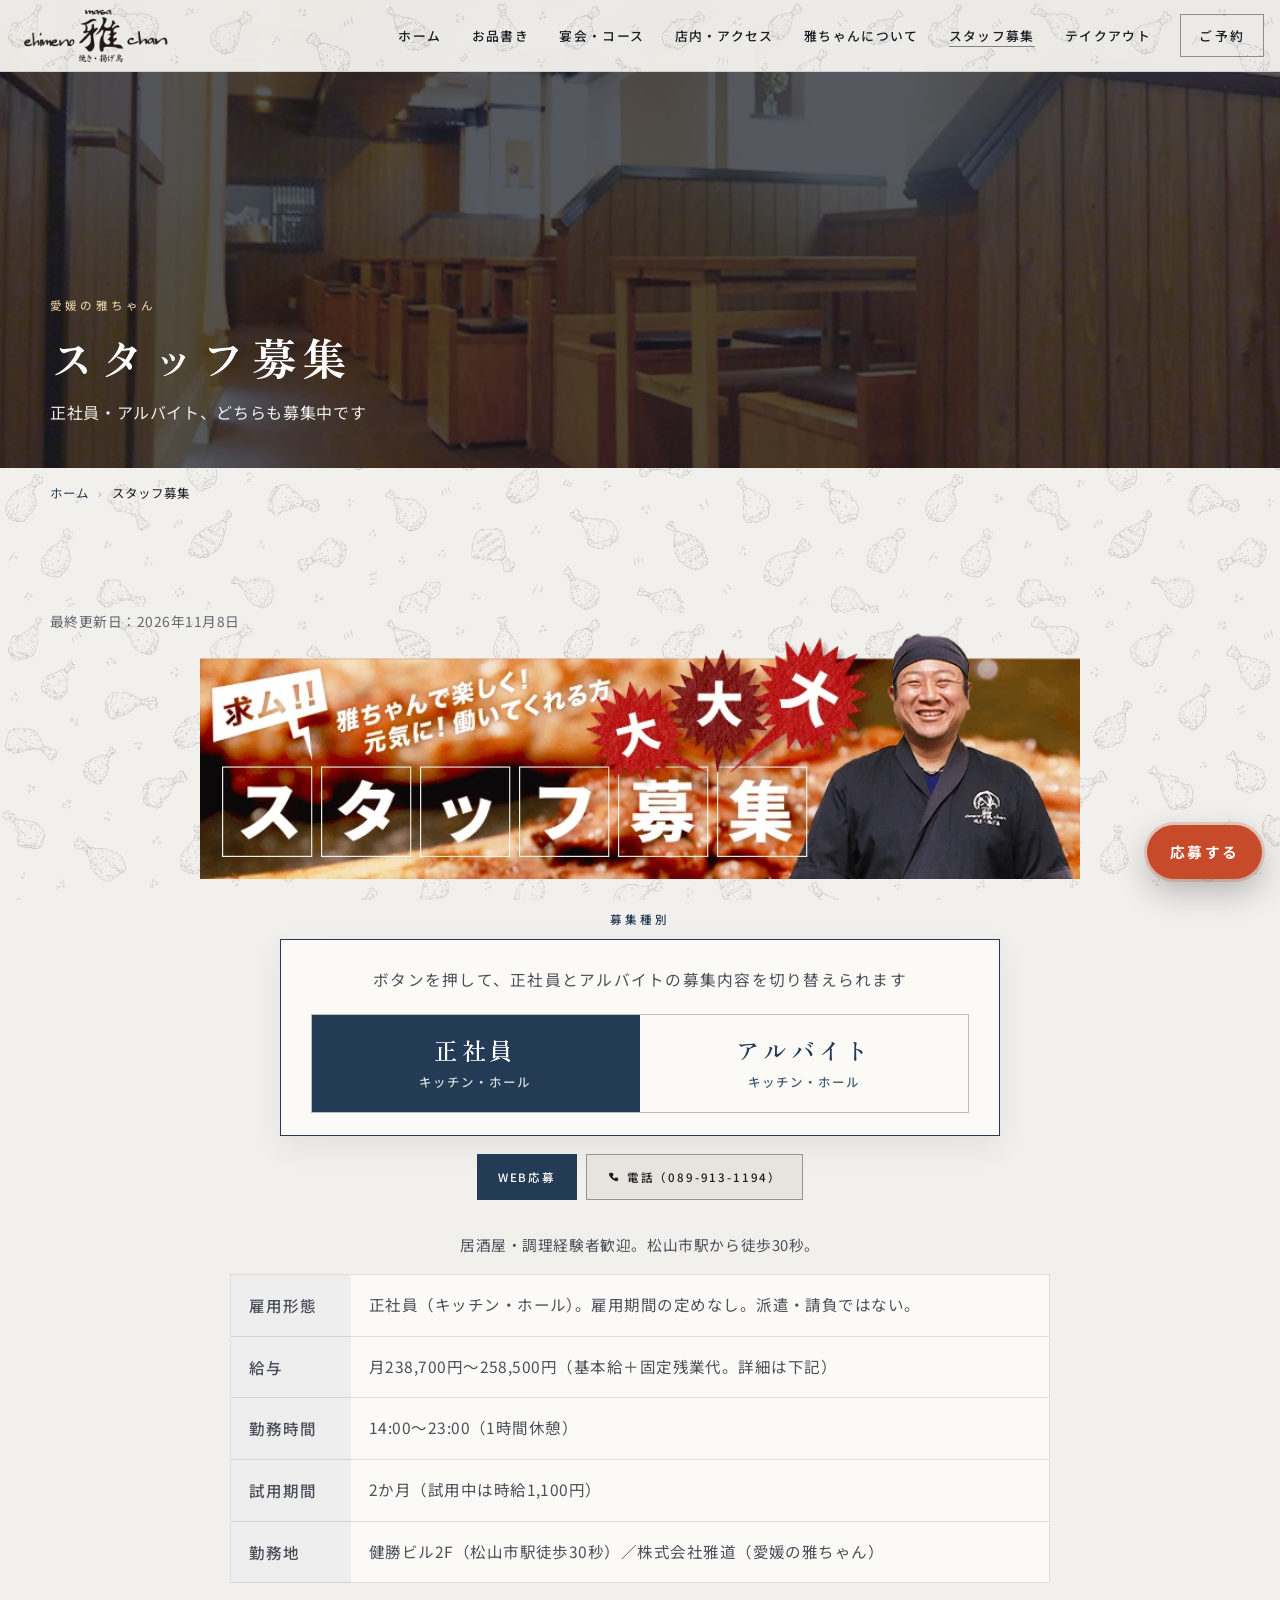
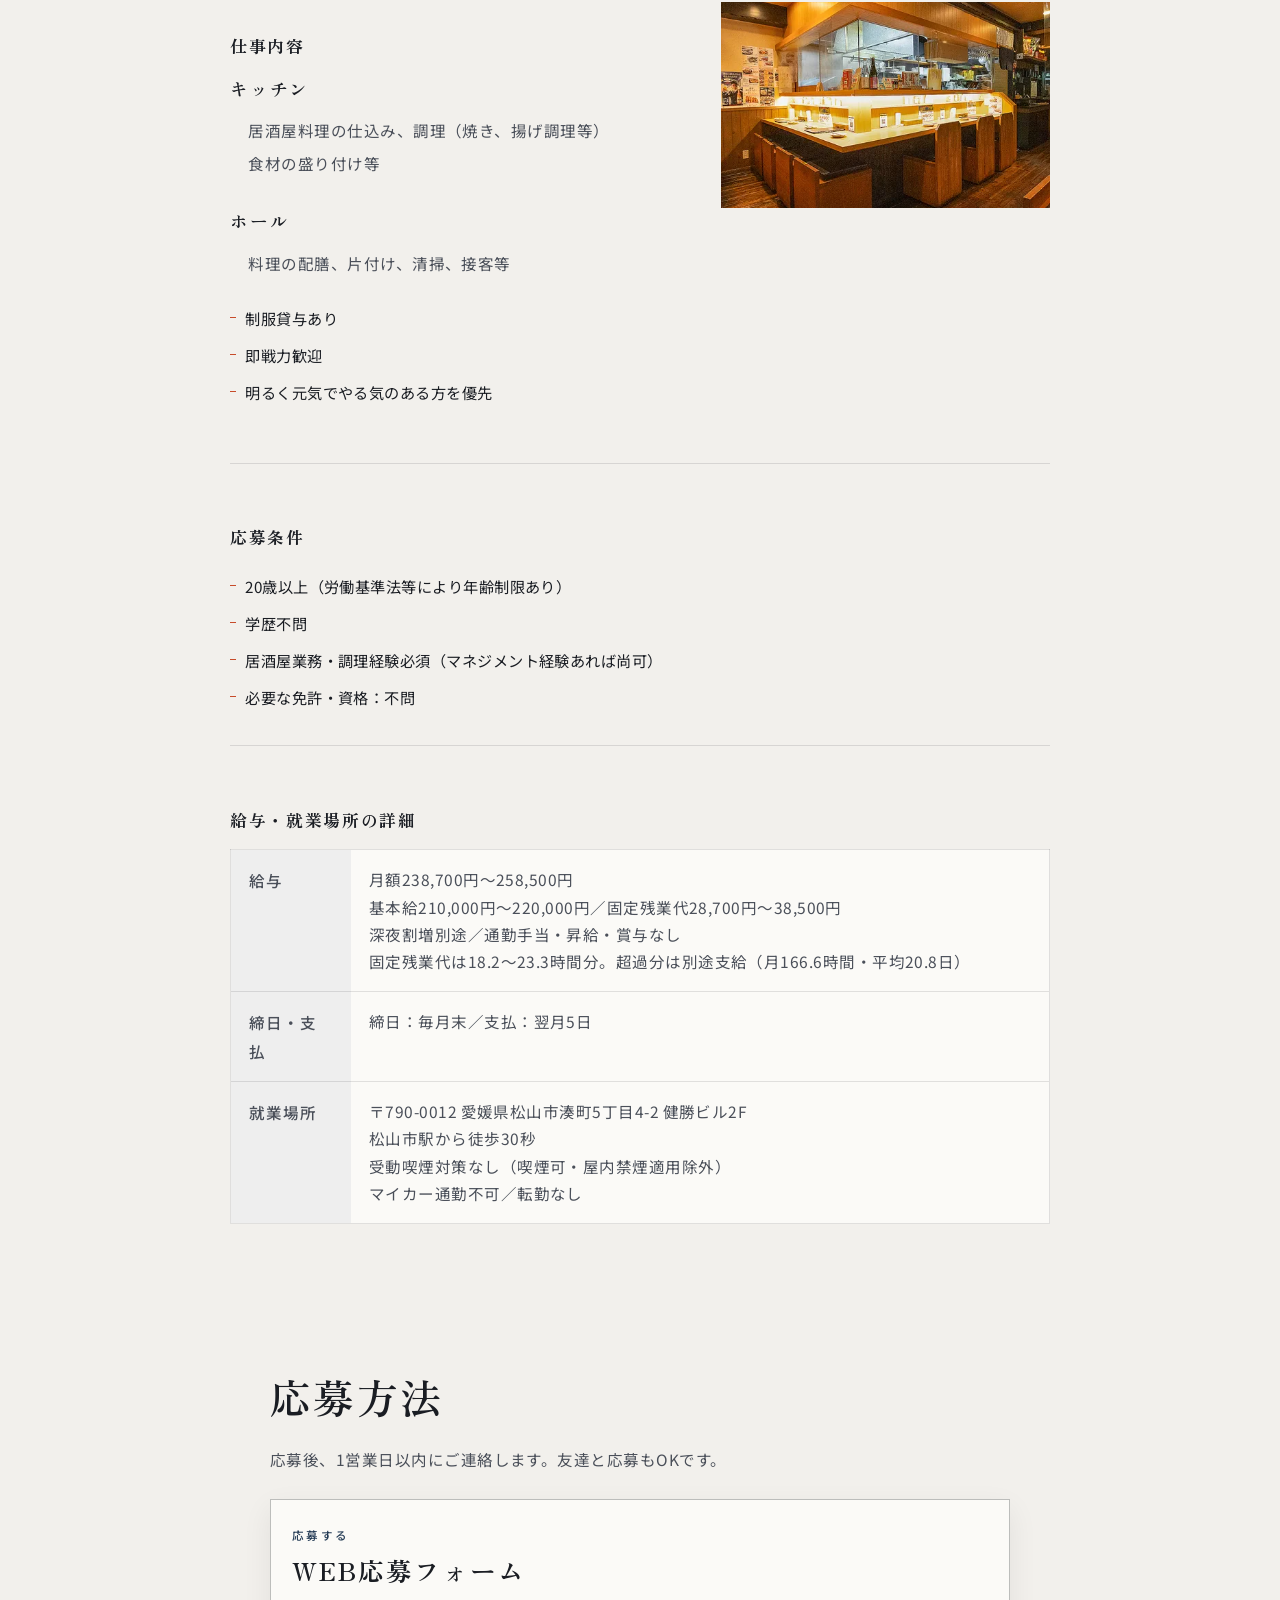
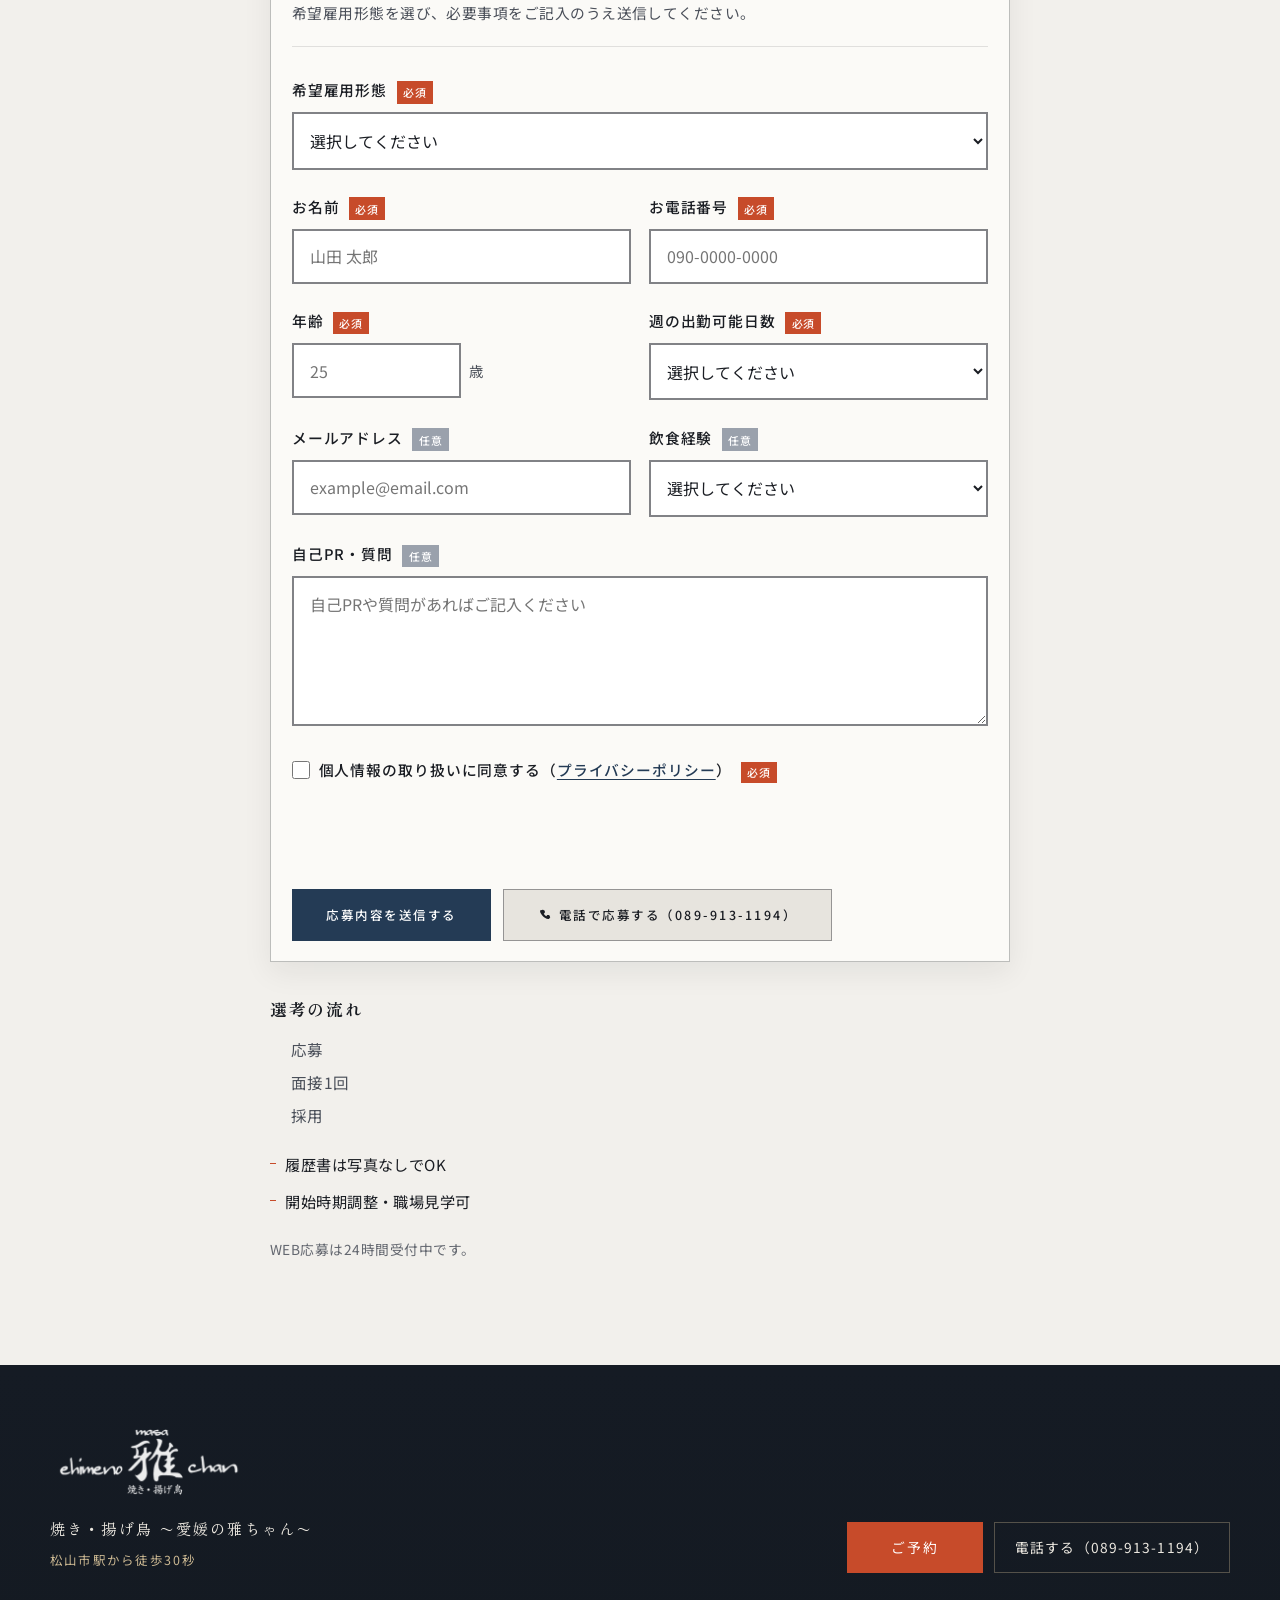
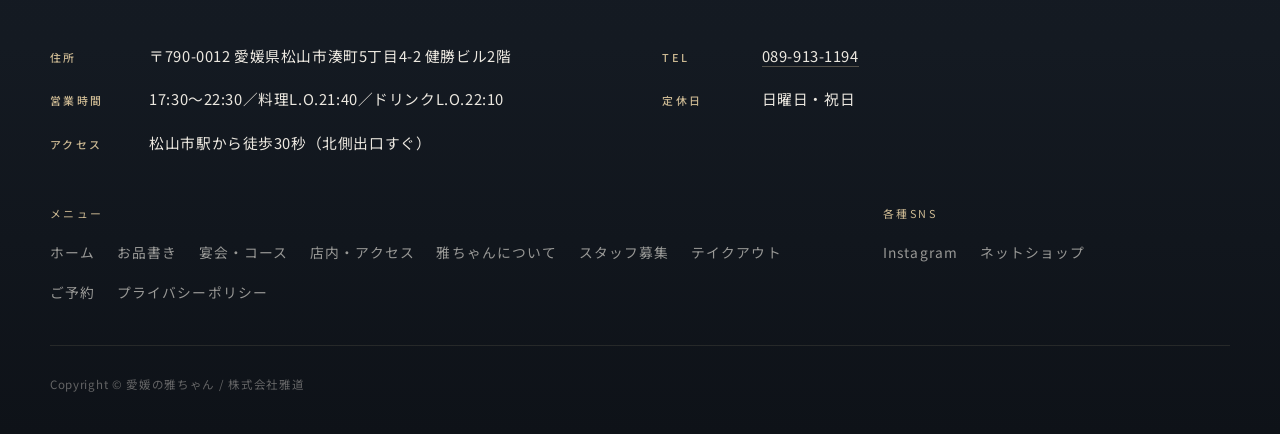
<file: recruit.html>
<!DOCTYPE html>
<html lang="ja">
<head>
  <meta charset="UTF-8">
  <meta name="viewport" content="width=device-width, initial-scale=1.0">
  <title>スタッフ募集｜松山市駅の居酒屋 愛媛の雅ちゃん</title>
  <link rel="canonical" href="https://ehimenomasa.com/recruit">
  <!-- TODO: google-site-verification -->
  <meta name="description" content="松山市駅から徒歩30秒の居酒屋「愛媛の雅ちゃん」のスタッフ募集。正社員とアルバイトの募集条件、給与・勤務時間、仕事内容をご案内。WEBフォーム・電話から応募を受け付けています。勤務地は松山市湊町、健勝ビル2階です。">
  <meta name="referrer" content="strict-origin-when-cross-origin">
  <meta name="theme-color" content="#243b55">
  <meta property="og:type" content="website">
  <meta property="og:site_name" content="愛媛の雅ちゃん">
  <meta property="og:locale" content="ja_JP">
  <meta property="og:title" content="スタッフ募集｜松山市駅の居酒屋 愛媛の雅ちゃん">
  <meta property="og:description" content="松山市駅から徒歩30秒の居酒屋「愛媛の雅ちゃん」のスタッフ募集。正社員とアルバイトの募集条件、給与・勤務時間、仕事内容をご案内。WEBフォーム・電話から応募を受け付けています。勤務地は松山市湊町、健勝ビル2階です。">
  <meta property="og:url" content="https://ehimenomasa.com/recruit">
  <meta property="og:image" content="https://ehimenomasa.com/assets/images/site/hero-chicken-dishes.webp">
  <meta property="og:image:width" content="800">
  <meta property="og:image:height" content="600">
  <meta property="og:image:alt" content="愛媛の雅ちゃんの鶏料理">
  <meta name="twitter:card" content="summary_large_image">
  <meta name="twitter:title" content="スタッフ募集｜松山市駅の居酒屋 愛媛の雅ちゃん">
  <meta name="twitter:description" content="松山市駅から徒歩30秒の居酒屋「愛媛の雅ちゃん」のスタッフ募集。正社員とアルバイトの募集条件、給与・勤務時間、仕事内容をご案内。WEBフォーム・電話から応募を受け付けています。勤務地は松山市湊町、健勝ビル2階です。">
  <meta name="twitter:image" content="https://ehimenomasa.com/assets/images/site/hero-chicken-dishes.webp">
  <link rel="icon" href="assets/icons/favicon-32.webp" sizes="32x32">
  <link rel="icon" href="assets/icons/favicon-192.webp" sizes="192x192">
  <link rel="apple-touch-icon" href="assets/icons/favicon-192.webp">
  
  <link rel="preconnect" href="https://fonts.googleapis.com">
  <link rel="preconnect" href="https://fonts.gstatic.com" crossorigin>
  <link href="https://fonts.googleapis.com/css2?family=Noto+Sans+JP:wght@400;500;700&family=Zen+Old+Mincho:wght@500;600;700&display=swap" rel="stylesheet">
  <link rel="stylesheet" href="css/reset.css">
  <link rel="stylesheet" href="css/style.css?v=4beaa5f325fc">
  <link rel="stylesheet" href="css/responsive.css?v=4beaa5f325fc">
</head>
<body class="page-recruit">
<a class="sr-only" href="#main">本文へスキップ</a>
  <header class="site-header is-solid">
    <div class="site-header__inner">
      <a class="site-logo" href="/">
        <img src="assets/images/site/logo-masachan.webp" alt="愛媛の雅ちゃん" width="400" height="146" decoding="async">
      </a>
      <button class="nav-toggle" type="button" aria-label="メニューを開く" aria-expanded="false" aria-controls="site-nav">
        <span></span><span></span><span></span>
      </button>
      <nav class="site-nav" id="site-nav" aria-label="メインメニュー">
        <ul class="site-nav__list">
          <li><a class="site-nav__link" href="/">ホーム</a></li>
          <li><a class="site-nav__link" href="/menu">お品書き</a></li>
          <li><a class="site-nav__link" href="/course">宴会・コース</a></li>
          <li><a class="site-nav__link" href="/shop">店内・アクセス</a></li>
          <li><a class="site-nav__link" href="/about">雅ちゃんについて</a></li>
          <li><a class="site-nav__link" href="/recruit" aria-current="page">スタッフ募集</a></li>
          <li><a class="site-nav__link" href="/takeout">テイクアウト</a></li>
          <li><a class="site-nav__link site-nav__reserve" href="/reserve">ご予約</a></li>
        </ul>
      </nav>
    </div>
  </header>
<main id="main">
  <section class="page-hero" style="background-image:url('assets/images/site/interior-dining.webp');">
    <div class="container">
      <p class="kicker">愛媛の雅ちゃん</p>
      <h1 class="page-hero__title">スタッフ募集</h1>
      <p class="page-hero__lead">正社員・アルバイト、どちらも募集中です</p>
    </div>
  </section>
<nav class="breadcrumb" aria-label="パンくずリスト">
    <div class="container">
      <ol class="breadcrumb__list">
        <li class="breadcrumb__item"><a class="breadcrumb__link" href="/">ホーム</a></li>
        <li class="breadcrumb__item" aria-current="page">スタッフ募集</li>
      </ol>
    </div>
  </nav>
  <script type="application/ld+json">
  {
    "@context": "https://schema.org",
    "@type": "BreadcrumbList",
    "itemListElement": [
      {
        "@type": "ListItem",
        "position": 1,
        "name": "ホーム",
        "item": "https://ehimenomasa.com/"
      },
      {
        "@type": "ListItem",
        "position": 2,
        "name": "スタッフ募集",
        "item": "https://ehimenomasa.com/recruit"
      }
    ]
  }
  </script>

  
  <section class="section recruit-hub">
    <div class="container">
      <p class="note">最終更新日：<time datetime="2026-11-08">2026年11月8日</time></p>
      <figure class="recruit-banner reveal">
        <img src="assets/images/site/bnr-work.webp" alt="求ム!! 雅ちゃんで楽しく！元気に！働いてくれる方 スタッフ募集" width="800" height="223" loading="lazy" decoding="async">
      </figure>

      <header class="recruit-switch reveal" data-recruit-switch>
        <p class="kicker recruit-switch__kicker">募集種別</p>
        <div class="recruit-switch__frame">
          <p class="recruit-switch__hint">ボタンを押して、正社員とアルバイトの募集内容を切り替えられます</p>
          <div class="recruit-switch__tabs" role="tablist" aria-label="正社員とアルバイトの募集内容を切り替え">
            <button class="recruit-switch__tab is-active" type="button" role="tab" id="recruit-tab-fulltime" aria-selected="true" aria-controls="recruit-panel-fulltime" data-recruit-tab="fulltime">
              <span class="recruit-switch__tab-label">正社員</span>
              <span class="recruit-switch__tab-note">キッチン・ホール</span>
            </button>
            <button class="recruit-switch__tab" type="button" role="tab" id="recruit-tab-parttime" aria-selected="false" aria-controls="recruit-panel-parttime" data-recruit-tab="parttime" tabindex="-1">
              <span class="recruit-switch__tab-label">アルバイト</span>
              <span class="recruit-switch__tab-note">キッチン・ホール</span>
            </button>
          </div>
        </div>
        <div class="recruit-switch__actions btn-group btn-group--recruit-switch">
          <a class="btn btn--primary" href="#recruit-apply">WEB応募</a>
          <a class="btn btn--line" href="tel:0899131194">
            <span class="btn__icon btn__icon--phone" aria-hidden="true"></span>
            電話（089-913-1194）
          </a>
        </div>
      </header>

      
      <div class="recruit-panel reveal is-active" id="recruit-panel-fulltime" role="tabpanel" aria-labelledby="recruit-tab-fulltime" data-recruit-panel="fulltime">
        <p class="recruit-panel__lead">居酒屋・調理経験者歓迎。松山市駅から徒歩30秒。</p>

        <table class="company-table company-table--recruit">
          <tr><th>雇用形態</th><td>正社員（キッチン・ホール）。雇用期間の定めなし。派遣・請負ではない。</td></tr>
          <tr><th>給与</th><td>月238,700円〜258,500円（基本給＋固定残業代。詳細は下記）</td></tr>
          <tr><th>勤務時間</th><td>14:00〜23:00（1時間休憩）</td></tr>
          <tr><th>試用期間</th><td>2か月（試用中は時給1,100円）</td></tr>
          <tr><th>勤務地</th><td>健勝ビル2F（松山市駅徒歩30秒）／株式会社雅道（愛媛の雅ちゃん）</td></tr>
        </table>

        <div class="recruit-split recruit-split--compact">
          <div class="recruit-split__body">
            <h2 class="recruit-subhead recruit-subhead--panel">仕事内容</h2>
            <div class="recruit-job recruit-job--compact">
              <div class="recruit-job__block">
                <h3 class="recruit-job__title">キッチン</h3>
                <ul>
                  <li>居酒屋料理の仕込み、調理（焼き、揚げ調理等）</li>
                  <li>食材の盛り付け等</li>
                </ul>
              </div>
              <div class="recruit-job__block">
                <h3 class="recruit-job__title">ホール</h3>
                <ul>
                  <li>料理の配膳、片付け、清掃、接客等</li>
                </ul>
              </div>
            </div>
            <ul class="recruit-points recruit-points--inline recruit-points--tight">
              <li>制服貸与あり</li>
              <li>即戦力歓迎</li>
              <li>明るく元気でやる気のある方を優先</li>
            </ul>
          </div>
          <div class="recruit-split__media recruit-split__media--single">
            <img src="assets/images/site/hp-counter-live.webp" alt="カウンター席のある店内" width="480" height="480" loading="lazy" decoding="async">
          </div>
        </div>

        <section class="recruit-panel__block">
          <h3 class="recruit-subhead">応募条件</h3>
          <ul class="recruit-points">
            <li>20歳以上（労働基準法等により年齢制限あり）</li>
            <li>学歴不問</li>
            <li>居酒屋業務・調理経験必須（マネジメント経験あれば尚可）</li>
            <li>必要な免許・資格：不問</li>
          </ul>
        </section>

        <section class="recruit-panel__block">
          <h3 class="recruit-subhead">給与・就業場所の詳細</h3>
          <table class="company-table company-table--recruit">
            <tr><th>給与</th><td>月額238,700円〜258,500円<br>基本給210,000円〜220,000円／固定残業代28,700円〜38,500円<br>深夜割増別途／通勤手当・昇給・賞与なし<br>固定残業代は18.2〜23.3時間分。超過分は別途支給（月166.6時間・平均20.8日）</td></tr>
            <tr><th>締日・支払</th><td>締日：毎月末／支払：翌月5日</td></tr>
            <tr><th>就業場所</th><td>〒790-0012 愛媛県松山市湊町5丁目4-2 健勝ビル2F<br>松山市駅から徒歩30秒<br>受動喫煙対策なし（喫煙可・屋内禁煙適用除外）<br>マイカー通勤不可／転勤なし</td></tr>
          </table>
        </section>
      </div>

      
      <div class="recruit-panel reveal" id="recruit-panel-parttime" role="tabpanel" aria-labelledby="recruit-tab-parttime" data-recruit-panel="parttime" hidden>
        <p class="recruit-panel__lead">週2日〜OK。未経験歓迎。松山市駅から徒歩30秒。</p>

        <table class="company-table company-table--recruit">
          <tr><th>雇用形態</th><td>アルバイト（キッチン・ホール）</td></tr>
          <tr><th>給与</th><td>時給1,100円〜1,250円（試用2か月は1,040円以上／金曜+50円／随時昇給あり）</td></tr>
          <tr><th>勤務時間</th><td>18:00〜23:00／週2日〜／シフト制（2週間ごと）<br>曜日・時間応相談（短時間・扶養内・早上がり相談可）</td></tr>
          <tr><th>休暇</th><td>日曜・祝日休み／夏季1週間／年末年始（12/31〜1/5）／希望休柔軟対応</td></tr>
          <tr><th>勤務地</th><td>健勝ビル2F（松山市駅徒歩30秒）／株式会社雅道</td></tr>
        </table>

        <div class="recruit-split recruit-split--compact">
          <div class="recruit-split__body">
            <h2 class="recruit-subhead recruit-subhead--panel">仕事内容</h2>
            <div class="recruit-job recruit-job--compact">
              <div class="recruit-job__block">
                <h3 class="recruit-job__title">キッチン</h3>
                <ul>
                  <li>仕込み・盛り付け・洗い場等（調理補助メイン）</li>
                </ul>
                <p class="recruit-job__note">料理は店主が中心。サポートが中心です。</p>
              </div>
              <div class="recruit-job__block">
                <h3 class="recruit-job__title">ホール</h3>
                <ul>
                  <li>ドリンク作り・配膳・片付け・接客</li>
                </ul>
              </div>
            </div>
            <ul class="recruit-points recruit-points--inline recruit-points--tight">
              <li>レジ・電話対応なし</li>
              <li>未経験者歓迎</li>
            </ul>
          </div>
          <div class="recruit-split__media recruit-split__media--single">
            <img src="assets/images/site/hp-counter-live.webp" alt="カウンター席のある店内" width="480" height="480" loading="lazy" decoding="async">
          </div>
        </div>

        <section class="recruit-panel__block">
          <h3 class="recruit-subhead">求める人材・歓迎する経験</h3>
          <ul class="recruit-points">
            <li>未経験・学歴不問・無資格歓迎</li>
            <li>学生・フリーター・Wワーク・長期歓迎</li>
            <li>明るく元気な方大歓迎</li>
          </ul>
          <p class="recruit-exp-note">居酒屋・カフェ・コンビニ等の接客・調理補助経験が活かせます（ブランクOK）。</p>
        </section>

        <section class="recruit-panel__block">
          <h3 class="recruit-subhead">アピールポイント</h3>
          <dl class="recruit-appeal recruit-appeal--compact">
            <div class="recruit-appeal__item">
              <dt>シフト柔軟</dt>
              <dd>2週間ごと。短時間・平日のみ・扶養内・早上がり相談可。</dd>
            </div>
            <div class="recruit-appeal__item">
              <dt>駅チカ</dt>
              <dd>松山市駅徒歩30秒。通いやすい立地。</dd>
            </div>
            <div class="recruit-appeal__item">
              <dt>学業両立</dt>
              <dd>週2日〜。授業・終電に合わせた調整可。</dd>
            </div>
            <div class="recruit-appeal__item">
              <dt>まかない</dt>
              <dd>メニューから選べる賄い付き。</dd>
            </div>
          </dl>
        </section>

        <section class="recruit-panel__block">
          <h3 class="recruit-subhead">待遇・福利厚生</h3>
          <ul class="recruit-points">
            <li>まかない・制服貸与</li>
            <li>髪色・ピアス・ネイルOK<span class="recruit-paren">（長ネイルは手袋着用のためNG）</span></li>
            <li>自転車・バイク通勤OK</li>
            <li>社会保険等（法令に則り適用）</li>
          </ul>
        </section>
      </div>
    </div>
  </section>

  <section class="section" id="recruit-apply">
    <div class="container container--narrow reveal">
      <h2 class="section-title">応募方法</h2>
      <p>応募後、1営業日以内にご連絡します。友達と応募もOKです。</p>

      <div class="form-panel form-panel--recruit">
        <p class="form-panel__kicker">応募する</p>
        <h3 class="form-panel__title">WEB応募フォーム</h3>
        <p class="form-panel__lead">希望雇用形態を選び、必要事項をご記入のうえ送信してください。</p>
        <form data-demo-form data-form-type="recruit" novalidate>
          <div hidden aria-hidden="true"><input type="text" name="_website" tabindex="-1" autocomplete="off" maxlength="200" data-honeypot></div>
          <div class="form-grid">
            <div class="form-group form-group--full">
              <label for="rc-type">希望雇用形態 <span class="req">必須</span></label>
              <select class="form-control" id="rc-type" name="employment_type" required>
                <option value="">選択してください</option>
                <option value="正社員（キッチン・ホール）">正社員（キッチン・ホール）</option>
                <option value="アルバイト">アルバイト</option>
              </select>
            </div>
            <div class="form-group">
              <label for="rc-name">お名前 <span class="req">必須</span></label>
              <input class="form-control" id="rc-name" name="name" type="text" maxlength="50" required autocomplete="name" placeholder="山田 太郎">
            </div>
            <div class="form-group">
              <label for="rc-tel">お電話番号 <span class="req">必須</span></label>
              <input class="form-control" id="rc-tel" name="tel" type="tel" maxlength="20" required autocomplete="tel" placeholder="090-0000-0000">
            </div>
            <div class="form-group">
              <label for="rc-age">年齢 <span class="req">必須</span></label>
              <div class="form-row form-row--unit">
                <input class="form-control" id="rc-age" name="age" type="number" min="16" max="80" required inputmode="numeric" placeholder="25">
                <span class="form-unit" aria-hidden="true">歳</span>
              </div>
            </div>
            <div class="form-group">
              <label for="rc-days">週の出勤可能日数 <span class="req">必須</span></label>
              <select class="form-control" id="rc-days" name="available_days" required>
                <option value="">選択してください</option>
                <option value="週1日">週1日</option>
                <option value="週2日">週2日</option>
                <option value="週3日">週3日</option>
                <option value="週4日">週4日</option>
                <option value="週5日以上">週5日以上</option>
              </select>
            </div>
            <div class="form-group">
              <label for="rc-email">メールアドレス <span class="opt">任意</span></label>
              <input class="form-control" id="rc-email" name="email" type="email" maxlength="254" autocomplete="email" placeholder="example@email.com">
            </div>
            <div class="form-group">
              <label for="rc-experience">飲食経験 <span class="opt">任意</span></label>
              <select class="form-control" id="rc-experience" name="experience">
                <option value="">選択してください</option>
                <option value="あり">あり</option>
                <option value="なし">なし</option>
              </select>
            </div>
          </div>
          <div class="form-group">
            <label for="rc-note">自己PR・質問 <span class="opt">任意</span></label>
            <textarea class="form-control" id="rc-note" name="note" maxlength="1000" rows="4" placeholder="自己PRや質問があればご記入ください"></textarea>
          </div>
          <div class="form-group">
            <div class="form-check">
              <input id="rc-privacy" name="privacy" type="checkbox" required>
              <label for="rc-privacy">個人情報の取り扱いに同意する（<a href="/privacy">プライバシーポリシー</a>） <span class="req">必須</span></label>
            </div>
          </div>
          <div class="form-turnstile" data-turnstile aria-label="セキュリティ確認"></div>
          <div class="form-actions">
            <button class="btn btn--primary" type="submit">応募内容を送信する</button>
            <a class="btn btn--line" href="tel:0899131194">
              <span class="btn__icon btn__icon--phone" aria-hidden="true"></span>
              電話で応募する（089-913-1194）
            </a>
          </div>
        </form>
      </div>

      <h3 class="recruit-subhead">選考の流れ</h3>
      <ol class="recruit-flow">
        <li>応募</li>
        <li>面接1回</li>
        <li>採用</li>
      </ol>
      <ul class="recruit-points recruit-points--inline">
        <li>履歴書は写真なしでOK</li>
        <li>開始時期調整・職場見学可</li>
      </ul>
      <p class="note" style="margin-top:1.4rem;">WEB応募は24時間受付中です。</p>
    </div>
  </section>
  
</main>
<a class="recruit-sticky" id="recruit-sticky" href="#recruit-apply">応募する</a>
<footer class="site-footer">
    <div class="container">
      <div class="footer-top">
        <div class="footer-brand">
          <img src="assets/images/site/logo-masachan.webp" alt="愛媛の雅ちゃん" width="400" height="146" loading="lazy" decoding="async">
          <p class="footer-brand__tag">焼き・揚げ鳥 〜愛媛の雅ちゃん〜</p>
          <p class="footer-brand__place">松山市駅から徒歩30秒</p>
        </div>
        <div class="footer-cta">
          <a class="footer-cta__btn footer-cta__btn--reserve" href="/reserve">ご予約</a>
          <a class="footer-cta__btn footer-cta__btn--tel" href="tel:0899131194" data-reserve-gate="tel">電話する（089-913-1194）</a>
        </div>
      </div>

      <dl class="footer-info">
        <div class="footer-info__row">
          <dt>住所</dt>
          <dd>〒790-0012 愛媛県松山市湊町5丁目4-2 健勝ビル2階</dd>
        </div>
        <div class="footer-info__row">
          <dt>TEL</dt>
          <dd><a href="tel:0899131194">089-913-1194</a></dd>
        </div>
        <div class="footer-info__row">
          <dt>営業時間</dt>
          <dd>17:30〜22:30／料理L.O.21:40／ドリンクL.O.22:10</dd>
        </div>
        <div class="footer-info__row">
          <dt>定休日</dt>
          <dd>日曜日・祝日</dd>
        </div>
        <div class="footer-info__row">
          <dt>アクセス</dt>
          <dd>松山市駅から徒歩30秒（北側出口すぐ）</dd>
        </div>
      </dl>

      <div class="footer-links">
        <nav class="footer-nav" aria-label="フッターメニュー">
          <p class="footer-label">メニュー</p>
          <div class="footer-nav__list">
            <a href="/">ホーム</a>
            <a href="/menu">お品書き</a>
            <a href="/course">宴会・コース</a>
            <a href="/shop">店内・アクセス</a>
            <a href="/about">雅ちゃんについて</a>
            <a href="/recruit">スタッフ募集</a>
            <a href="/takeout">テイクアウト</a>
            <a href="/reserve">ご予約</a>
            <a href="/privacy">プライバシーポリシー</a>
          </div>
        </nav>
        <div class="footer-sns">
          <p class="footer-label">各種SNS</p>
          <div class="footer-sns__list">
            <a href="https://www.instagram.com/ehimenomasa/" target="_blank" rel="noopener noreferrer">Instagram</a>
            <a href="https://ehime-masachan.stores.jp/" target="_blank" rel="noopener noreferrer">ネットショップ</a>
          </div>
        </div>
      </div>

      <div class="footer-copy">
        <p>Copyright © 愛媛の雅ちゃん / 株式会社雅道</p>
      </div>
    </div>
  </footer>
  <div class="mobile-bar" aria-label="スマートフォン用クイックアクション">
    <div class="mobile-bar__inner">
      
      <a class="mobile-bar__btn mobile-bar__btn--reserve" href="#recruit-apply">WEB応募</a>
      <a class="mobile-bar__btn mobile-bar__btn--tel" href="tel:0899131194">電話で応募</a>
      
    </div>
  </div>
  <script src="js/main.js?v=4beaa5f325fc"></script>
<script src="js/form-demo.js?v=4beaa5f325fc"></script>
</body>
</html>
</file>
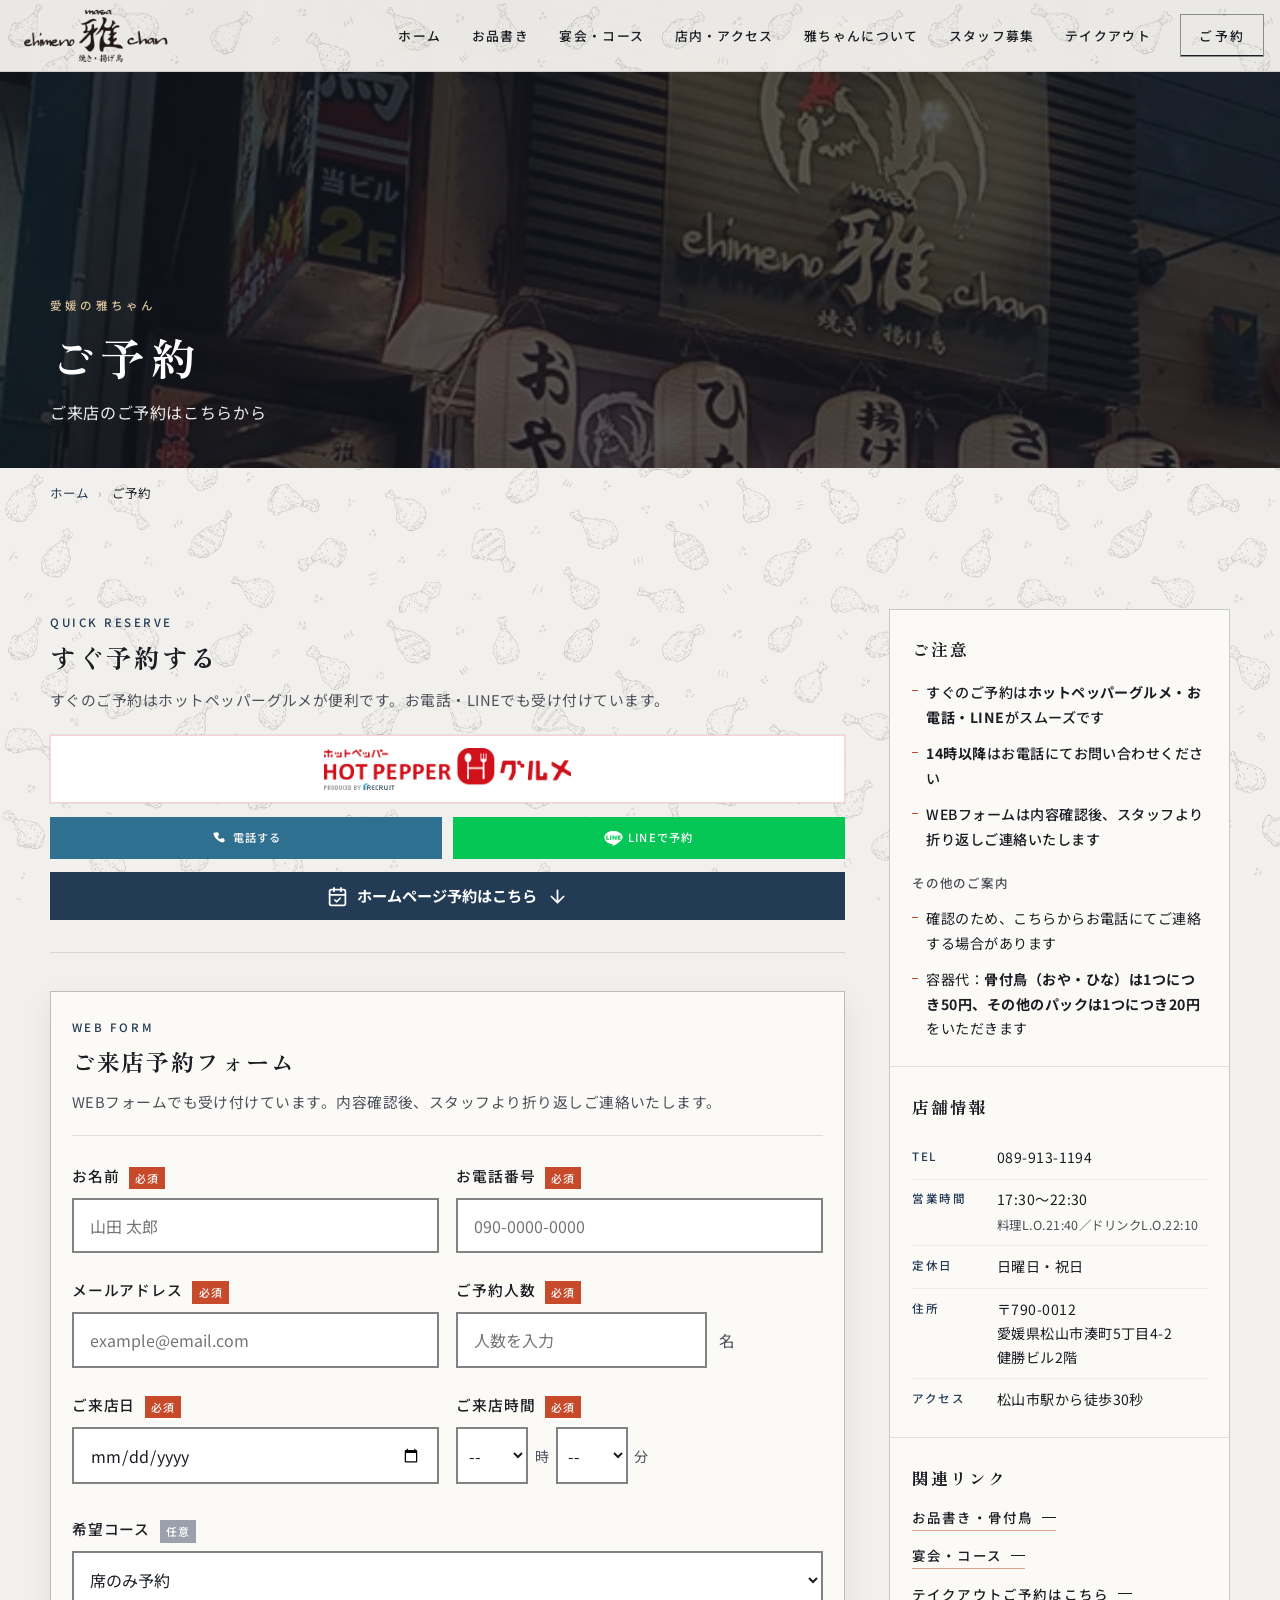
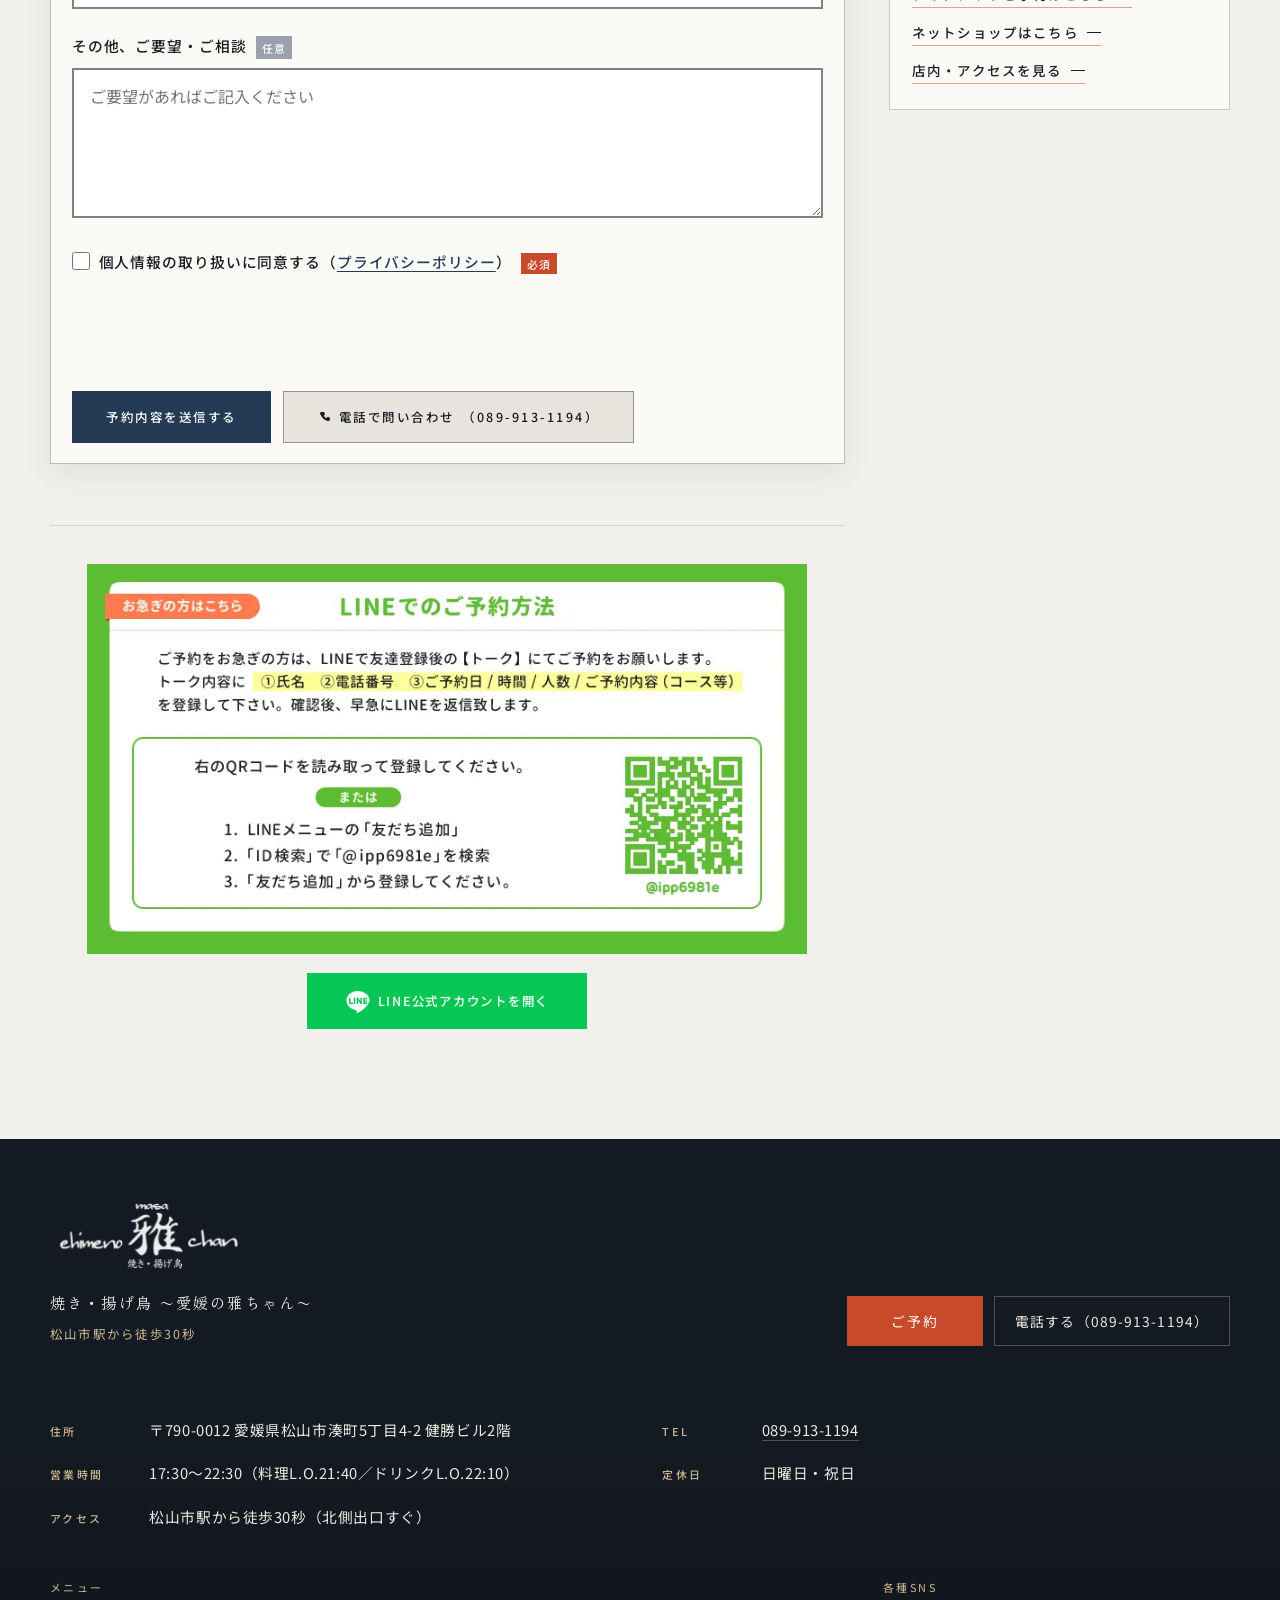
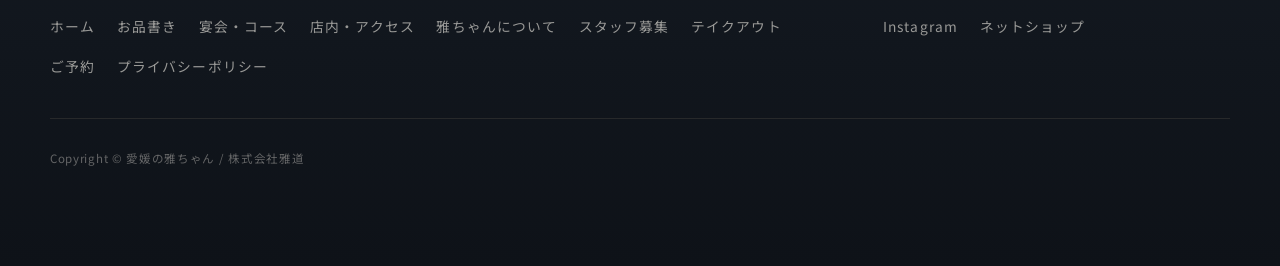
<file: reserve.html>
<!DOCTYPE html>
<html lang="ja">
<head>
  <meta charset="UTF-8">
  <meta name="viewport" content="width=device-width, initial-scale=1.0">
  <title>ご予約｜松山市駅前の居酒屋 愛媛の雅ちゃん</title>
  <link rel="canonical" href="https://ehimenomasa.com/reserve">
  <meta name="description" content="松山市駅から徒歩30秒の居酒屋「愛媛の雅ちゃん」のご来店予約。WEBフォーム・電話・LINE・ホットペッパーグルメから受け付けています。席のみのご予約や、満喫・親雛・揚げ鳥コースのご相談はこちら。">
  <meta name="referrer" content="strict-origin-when-cross-origin">
  <meta name="theme-color" content="#243b55">
  <meta property="og:type" content="website">
  <meta property="og:site_name" content="愛媛の雅ちゃん">
  <meta property="og:locale" content="ja_JP">
  <meta property="og:title" content="ご予約｜松山市駅前の居酒屋 愛媛の雅ちゃん">
  <meta property="og:description" content="松山市駅から徒歩30秒の居酒屋「愛媛の雅ちゃん」のご来店予約。WEBフォーム・電話・LINE・ホットペッパーグルメから受け付けています。席のみのご予約や、満喫・親雛・揚げ鳥コースのご相談はこちら。">
  <meta property="og:url" content="https://ehimenomasa.com/reserve">
  <meta property="og:image" content="https://ehimenomasa.com/assets/images/site/hero-chicken-dishes.webp">
  <meta property="og:image:width" content="800">
  <meta property="og:image:height" content="600">
  <meta property="og:image:alt" content="愛媛の雅ちゃんの鶏料理">
  <meta name="twitter:card" content="summary_large_image">
  <meta name="twitter:title" content="ご予約｜松山市駅前の居酒屋 愛媛の雅ちゃん">
  <meta name="twitter:description" content="松山市駅から徒歩30秒の居酒屋「愛媛の雅ちゃん」のご来店予約。WEBフォーム・電話・LINE・ホットペッパーグルメから受け付けています。席のみのご予約や、満喫・親雛・揚げ鳥コースのご相談はこちら。">
  <meta name="twitter:image" content="https://ehimenomasa.com/assets/images/site/hero-chicken-dishes.webp">
  <link rel="icon" href="assets/icons/favicon-32.webp" sizes="32x32">
  <link rel="icon" href="assets/icons/favicon-192.webp" sizes="192x192">
  <link rel="apple-touch-icon" href="assets/icons/favicon-192.webp">
  <link rel="preconnect" href="https://fonts.googleapis.com">
  <link rel="preconnect" href="https://fonts.gstatic.com" crossorigin>
  <link href="https://fonts.googleapis.com/css2?family=Noto+Sans+JP:wght@400;500;700&family=Zen+Old+Mincho:wght@500;600;700&display=swap" rel="stylesheet">
  <link rel="stylesheet" href="css/reset.css">
  <link rel="stylesheet" href="css/style.css?v=4beaa5f325fc">
  <link rel="stylesheet" href="css/responsive.css?v=4beaa5f325fc">
  <!-- TODO: google-site-verification -->
</head>
<body>


  <a class="sr-only" href="#main">本文へスキップ</a>
  <header class="site-header is-solid">
    <div class="site-header__inner">
      <a class="site-logo" href="/">
        <img src="assets/images/site/logo-masachan.webp" alt="愛媛の雅ちゃん" width="400" height="146" decoding="async">
      </a>
      <button class="nav-toggle" type="button" aria-label="メニューを開く" aria-expanded="false" aria-controls="site-nav">
        <span></span><span></span><span></span>
      </button>
      <nav class="site-nav" id="site-nav" aria-label="メインメニュー">
        <ul class="site-nav__list">
          <li><a class="site-nav__link" href="/">ホーム</a></li>
          <li><a class="site-nav__link" href="/menu">お品書き</a></li>
          <li><a class="site-nav__link" href="/course">宴会・コース</a></li>
          <li><a class="site-nav__link" href="/shop">店内・アクセス</a></li>
          <li><a class="site-nav__link" href="/about">雅ちゃんについて</a></li>
          <li><a class="site-nav__link" href="/recruit">スタッフ募集</a></li>
          <li><a class="site-nav__link" href="/takeout">テイクアウト</a></li>
          <li><a class="site-nav__link site-nav__reserve" href="/reserve" aria-current="page">ご予約</a></li>
        </ul>
      </nav>
    </div>
  </header>
<main id="main">
  <section class="page-hero reserve-hero" style="background-image:url('assets/images/site/store-exterior.webp'); background-position:center 18%;">
    <div class="container">
      <p class="kicker">愛媛の雅ちゃん</p>
      <h1 class="page-hero__title">ご予約</h1>
      <p class="page-hero__lead">ご来店のご予約はこちらから</p>
    </div>
  </section>

  <nav class="breadcrumb" aria-label="パンくずリスト">
    <div class="container">
      <ol class="breadcrumb__list">
        <li class="breadcrumb__item"><a class="breadcrumb__link" href="/">ホーム</a></li>
        <li class="breadcrumb__item" aria-current="page">ご予約</li>
      </ol>
    </div>
  </nav>
  <script type="application/ld+json">
  {
    "@context": "https://schema.org",
    "@type": "BreadcrumbList",
    "itemListElement": [
      {
        "@type": "ListItem",
        "position": 1,
        "name": "ホーム",
        "item": "https://ehimenomasa.com/"
      },
      {
        "@type": "ListItem",
        "position": 2,
        "name": "ご予約",
        "item": "https://ehimenomasa.com/reserve"
      }
    ]
  }
  </script>
<section class="section reserve-section">
  <div class="container">
    <div class="takeout-layout">
      <div class="takeout-layout__form reveal">
        <div class="form-panel form-panel--takeout">
          <section class="reserve-quick" aria-labelledby="reserve-quick-title">
            <p class="form-panel__kicker">Quick Reserve</p>
            <h2 class="form-panel__title" id="reserve-quick-title">すぐ予約する</h2>
            <p class="form-panel__lead reserve-quick__lead">すぐのご予約は<a href="https://www.hotpepper.jp/strJ004612520/" target="_blank" rel="noopener noreferrer">ホットペッパーグルメ</a>が便利です。お電話・LINEでも受け付けています。</p>
            <div class="reserve-quick__actions">
              <a class="btn btn--hotpepper btn--hotpepper-lg" data-external-reserve hidden aria-label="ホットペッパーグルメで予約する">
                <img class="btn--hotpepper__logo" src="assets/icons/logo-hotpepper-gourmet.png" alt="ホットペッパーグルメ" width="264" height="45" decoding="async">
              </a>
              <div class="reserve-quick__sub">
                <a class="btn btn--telreq" href="tel:0899131194" aria-label="電話する（089-913-1194）" data-reserve-gate="tel">
                  <span class="btn__icon btn__icon--phone" aria-hidden="true"></span>
                  電話する
                </a>
                <a class="btn btn--linesns" href="https://line.me/R/ti/p/@ipp6981e" target="_blank" rel="noopener noreferrer" data-reserve-gate="line">
                  <img class="btn--linesns__logo" src="assets/icons/logo-line.svg?v=2" alt="" width="48" height="48" decoding="async">
                  LINEで予約
                </a>
              </div>
              <a class="btn btn--primary reserve-quick__form-link" href="#reserve-form">
                <svg width="21" height="21" viewBox="0 0 24 24" fill="none" stroke="currentColor" stroke-width="2" stroke-linecap="round" stroke-linejoin="round" aria-hidden="true"><path d="M8 2v4m8-4v4M3 10h18m-12 6 2 2 4-4"/><rect x="3" y="4" width="18" height="18" rx="2"/></svg>
                ホームページ予約はこちら
                <svg width="21" height="21" viewBox="0 0 24 24" fill="none" stroke="currentColor" stroke-width="2" stroke-linecap="round" stroke-linejoin="round" aria-hidden="true"><path d="M12 5v14m-7-7 7 7 7-7"/></svg>
              </a>
            </div>
          </section>

          <div class="reserve-form-block" id="reserve-form" tabindex="-1">
            <p class="form-panel__kicker">WEB Form</p>
            <h2 class="form-panel__title">ご来店予約フォーム</h2>
            <p class="form-panel__lead">WEBフォームでも受け付けています。内容確認後、スタッフより折り返しご連絡いたします。</p>
            <form data-demo-form novalidate>
              <div hidden aria-hidden="true"><input type="text" name="_website" tabindex="-1" autocomplete="off" maxlength="200" data-honeypot></div>
            <div class="form-grid">
              <div class="form-group">
                <label for="rs-name">お名前 <span class="req">必須</span></label>
                <input class="form-control" id="rs-name" name="name" type="text" maxlength="50" required autocomplete="name" placeholder="山田 太郎">
              </div>
              <div class="form-group">
                <label for="rs-tel">お電話番号 <span class="req">必須</span></label>
                <input class="form-control" id="rs-tel" name="tel" type="tel" maxlength="20" required autocomplete="tel" placeholder="090-0000-0000">
              </div>
              <div class="form-group">
                <label for="rs-email">メールアドレス <span class="req">必須</span></label>
                <input class="form-control" id="rs-email" name="email" type="email" maxlength="254" required autocomplete="email" placeholder="example@email.com">
              </div>
              <div class="form-group">
                <label for="rs-party">ご予約人数 <span class="req">必須</span></label>
                <div class="form-row form-row--party"><input class="form-control" id="rs-party" name="party" type="number" min="1" step="1" required placeholder="人数を入力" aria-describedby="rs-party-unit"><span id="rs-party-unit">名</span></div>
              </div>
              <div class="form-group">
                <label for="rs-date">ご来店日 <span class="req">必須</span></label>
                <input class="form-control" id="rs-date" name="date" type="date" required data-min-today data-no-sunday>
              </div>
              <div class="form-group" data-time-pair data-time-start="17:45" data-time-end="22:30" data-time-step="15" data-time-required data-time-label="ご来店時間">
                <span class="form-label" id="rs-time-label">ご来店時間 <span class="req">必須</span></span>
                <div class="form-row form-row--time" role="group" aria-labelledby="rs-time-label">
                  <select class="form-control" id="rs-hour" name="time_hour" data-time-hour aria-label="時">
                    <option value="">--</option>
                  </select>
                  <span class="time-pair__unit" aria-hidden="true">時</span>
                  <select class="form-control" id="rs-minute" name="time_minute" data-time-minute aria-label="分">
                    <option value="">--</option>
                  </select>
                  <span class="time-pair__unit" aria-hidden="true">分</span>
                </div>
                <input type="hidden" name="time" value="" data-time-combined>
              </div>
            </div>

            <div class="form-group">
              <label for="rs-course">希望コース <span class="opt">任意</span></label>
              <select class="form-control" id="rs-course" name="course">
<!-- cms:reserve_course_options -->
                <option selected>席のみ予約</option>

                <option value="満喫コース">満喫コース 6,000円（税込）</option>

                <option value="親雛コース＜全8品＞（〆ご飯・アイス付き）">親雛コース＜全8品＞（〆ご飯・アイス付き） 5,300円（税込）</option>

                <option value="親雛コース＜全6品＞（〆ご飯・アイスなし）">親雛コース＜全6品＞（〆ご飯・アイスなし） 5,000円（税込）</option>

                <option value="揚げ鳥コース">揚げ鳥コース 4,800円（税込）</option>

                <option value="単品飲み放題">単品飲み放題 2,475円（税込）</option>
<!-- /cms:reserve_course_options -->
              </select>
            </div>

            <div class="form-group">
              <label for="rs-note">その他、ご要望・ご相談 <span class="opt">任意</span></label>
              <textarea class="form-control" id="rs-note" name="note" maxlength="1000" placeholder="ご要望があればご記入ください"></textarea>
            </div>

            <div class="form-group">
              <div class="form-check">
                <input id="rs-privacy" name="privacy" type="checkbox" required>
                <label for="rs-privacy">個人情報の取り扱いに同意する（<a href="/privacy">プライバシーポリシー</a>） <span class="req">必須</span></label>
              </div>
            </div>

            <div class="form-turnstile" data-turnstile aria-label="セキュリティ確認"></div>

            <div class="form-actions">
              <button class="btn btn--primary" type="submit">予約内容を送信する</button>
              <a class="btn btn--line" href="tel:0899131194" data-reserve-gate="tel">
                <span class="btn__icon btn__icon--phone" aria-hidden="true"></span>
                電話で問い合わせ<span class="phone-number">（089-913-1194）</span>
              </a>
            </div>
          </form>
          </div>
        </div>

        <section class="line-contact reveal" aria-label="LINEでのご予約方法">
          <figure class="line-contact__figure">
            <img src="assets/images/site/line-reserve-howto.png" alt="LINEでのご予約方法。友だち追加後、氏名・電話番号・予約内容をトークで送信。QRコードまたはID @ipp6981e" width="800" height="433" loading="lazy" decoding="async">
          </figure>
          <p class="line-contact__cta">
            <a class="btn btn--linesns" href="https://line.me/R/ti/p/@ipp6981e" target="_blank" rel="noopener noreferrer" data-reserve-gate="line">
              <img class="btn--linesns__logo" src="assets/icons/logo-line.svg?v=2" alt="" width="22" height="22" loading="lazy" decoding="async">
              LINE公式アカウントを開く
            </a>
          </p>
        </section>
      </div>

      <aside class="takeout-layout__side takeout-aside" aria-label="注意事項・店舗情報">
        <div class="takeout-side">
          <section class="takeout-side__block">
            <h2 class="takeout-side__title">ご注意</h2>
            <ul class="takeout-side__list takeout-side__list--priority">
              <li>すぐのご予約は<strong>ホットペッパーグルメ・お電話・LINE</strong>がスムーズです</li>
              <li><strong>14時以降</strong>はお電話にてお問い合わせください</li>
              <li>WEBフォームは内容確認後、スタッフより折り返しご連絡いたします</li>
            </ul>
            <h3 class="takeout-side__subtitle">その他のご案内</h3>
            <ul class="takeout-side__list takeout-side__list--secondary">
              <li>確認のため、こちらからお電話にてご連絡する場合があります</li>
              <li>容器代：<strong>骨付鳥（おや・ひな）は1つにつき50円、その他のパックは1つにつき20円</strong>をいただきます</li>
            </ul>
          </section>

          <section class="takeout-side__block">
            <h2 class="takeout-side__title">店舗情報</h2>
            <dl class="takeout-side__info">
              <div>
                <dt>TEL</dt>
                <dd><a href="tel:0899131194">089-913-1194</a></dd>
              </div>
              <div>
                <dt>営業時間</dt>
                <dd>17:30〜22:30<br><span class="takeout-side__sub">料理L.O.21:40／ドリンクL.O.22:10</span></dd>
              </div>
              <div>
                <dt>定休日</dt>
                <dd>日曜日・祝日</dd>
              </div>
              <div>
                <dt>住所</dt>
                <dd>〒790-0012<br>愛媛県松山市湊町5丁目4-2<br>健勝ビル2階</dd>
              </div>
              <div>
                <dt>アクセス</dt>
                <dd>松山市駅から徒歩30秒</dd>
              </div>
            </dl>
          </section>

          <section class="takeout-side__block takeout-side__block--links">
            <h2 class="takeout-side__title">関連リンク</h2>
            <div class="takeout-side__links">
              <a class="text-link" href="/menu">お品書き・骨付鳥</a>
              <a class="text-link" href="/course">宴会・コース</a>
              <a class="text-link" href="/takeout">テイクアウトご予約はこちら</a>
              <a class="text-link" href="https://ehime-masachan.stores.jp/" target="_blank" rel="noopener noreferrer">ネットショップはこちら</a>
              <a class="text-link" href="/shop">店内・アクセスを見る</a>
            </div>
          </section>
        </div>
      </aside>
    </div>
  </div>
</section>
</main>
    <footer class="site-footer">
    <div class="container">
      <div class="footer-top">
        <div class="footer-brand">
          <img src="assets/images/site/logo-masachan.webp" alt="愛媛の雅ちゃん" width="400" height="146" loading="lazy" decoding="async">
          <p class="footer-brand__tag">焼き・揚げ鳥 〜愛媛の雅ちゃん〜</p>
          <p class="footer-brand__place">松山市駅から徒歩30秒</p>
        </div>
        <div class="footer-cta">
          <a class="footer-cta__btn footer-cta__btn--reserve" href="/reserve">ご予約</a>
          <a class="footer-cta__btn footer-cta__btn--tel" href="tel:0899131194" data-reserve-gate="tel">電話する（089-913-1194）</a>
        </div>
      </div>

      <dl class="footer-info">
        <div class="footer-info__row">
          <dt>住所</dt>
          <dd>〒790-0012 愛媛県松山市湊町5丁目4-2 健勝ビル2階</dd>
        </div>
        <div class="footer-info__row">
          <dt>TEL</dt>
          <dd><a href="tel:0899131194">089-913-1194</a></dd>
        </div>
        <div class="footer-info__row">
          <dt>営業時間</dt>
          <dd>17:30〜22:30（料理L.O.21:40／ドリンクL.O.22:10）</dd>
        </div>
        <div class="footer-info__row">
          <dt>定休日</dt>
          <dd>日曜日・祝日</dd>
        </div>
        <div class="footer-info__row">
          <dt>アクセス</dt>
          <dd>松山市駅から徒歩30秒（北側出口すぐ）</dd>
        </div>
      </dl>

      <div class="footer-links">
        <nav class="footer-nav" aria-label="フッターメニュー">
          <p class="footer-label">メニュー</p>
          <div class="footer-nav__list">
            <a href="/">ホーム</a>
            <a href="/menu">お品書き</a>
            <a href="/course">宴会・コース</a>
            <a href="/shop">店内・アクセス</a>
            <a href="/about">雅ちゃんについて</a>
            <a href="/recruit">スタッフ募集</a>
            <a href="/takeout">テイクアウト</a>
            <a href="/reserve">ご予約</a>
            <a href="/privacy">プライバシーポリシー</a>
          </div>
        </nav>
        <div class="footer-sns">
          <p class="footer-label">各種SNS</p>
          <div class="footer-sns__list">
            <a href="https://www.instagram.com/ehimenomasa/" target="_blank" rel="noopener noreferrer">Instagram</a>
            <a href="https://ehime-masachan.stores.jp/" target="_blank" rel="noopener noreferrer">ネットショップ</a>
          </div>
        </div>
      </div>

      <div class="footer-copy">
        <p>Copyright © 愛媛の雅ちゃん / 株式会社雅道</p>
      </div>
    </div>
  </footer>
  <div class="mobile-bar" aria-label="スマートフォン用クイックアクション">
    <div class="mobile-bar__inner">
      <a class="mobile-bar__btn mobile-bar__btn--reserve" href="#reserve-form">WEB予約</a>
      <a class="mobile-bar__btn mobile-bar__btn--tel" href="tel:0899131194" data-reserve-gate="tel">電話する</a>
    </div>
  </div>

<script src="js/main.js?v=4beaa5f325fc"></script>
<script src="js/form-demo.js?v=4beaa5f325fc"></script>
</body>
</html>
</file>
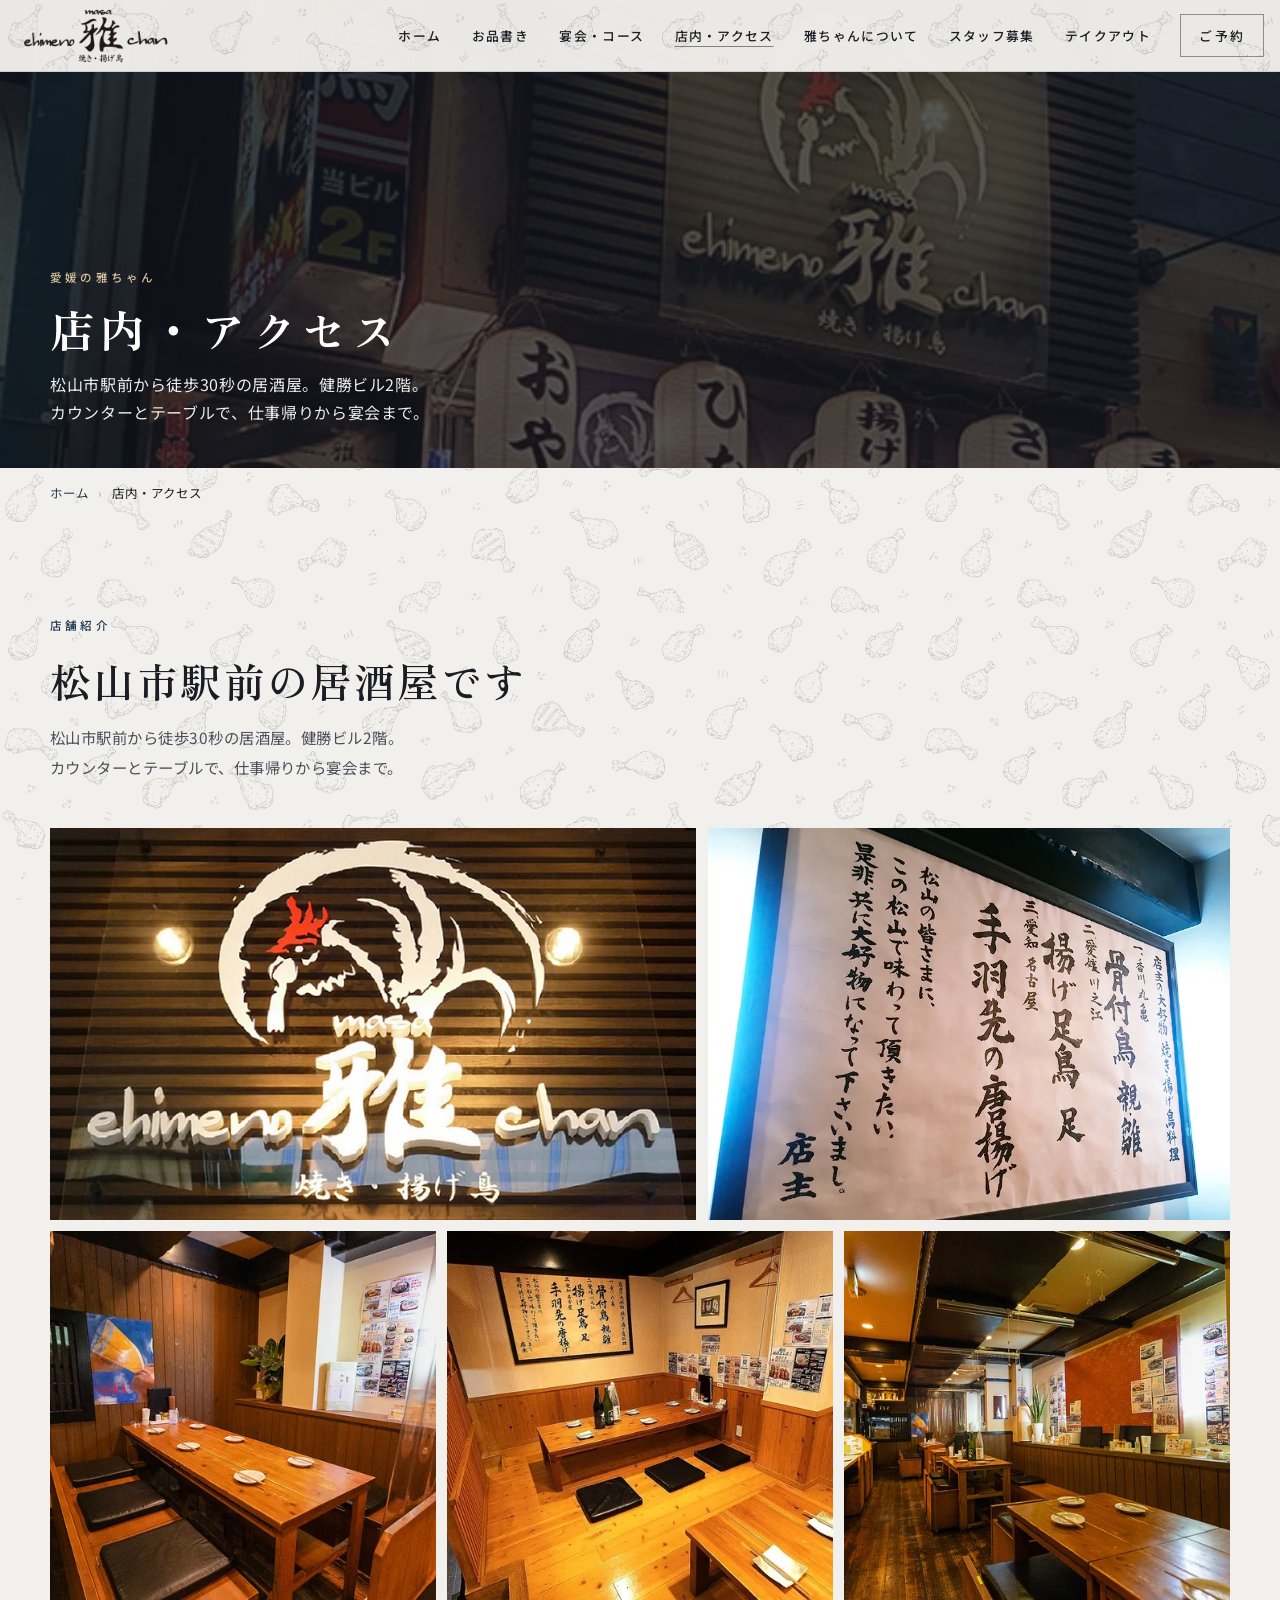
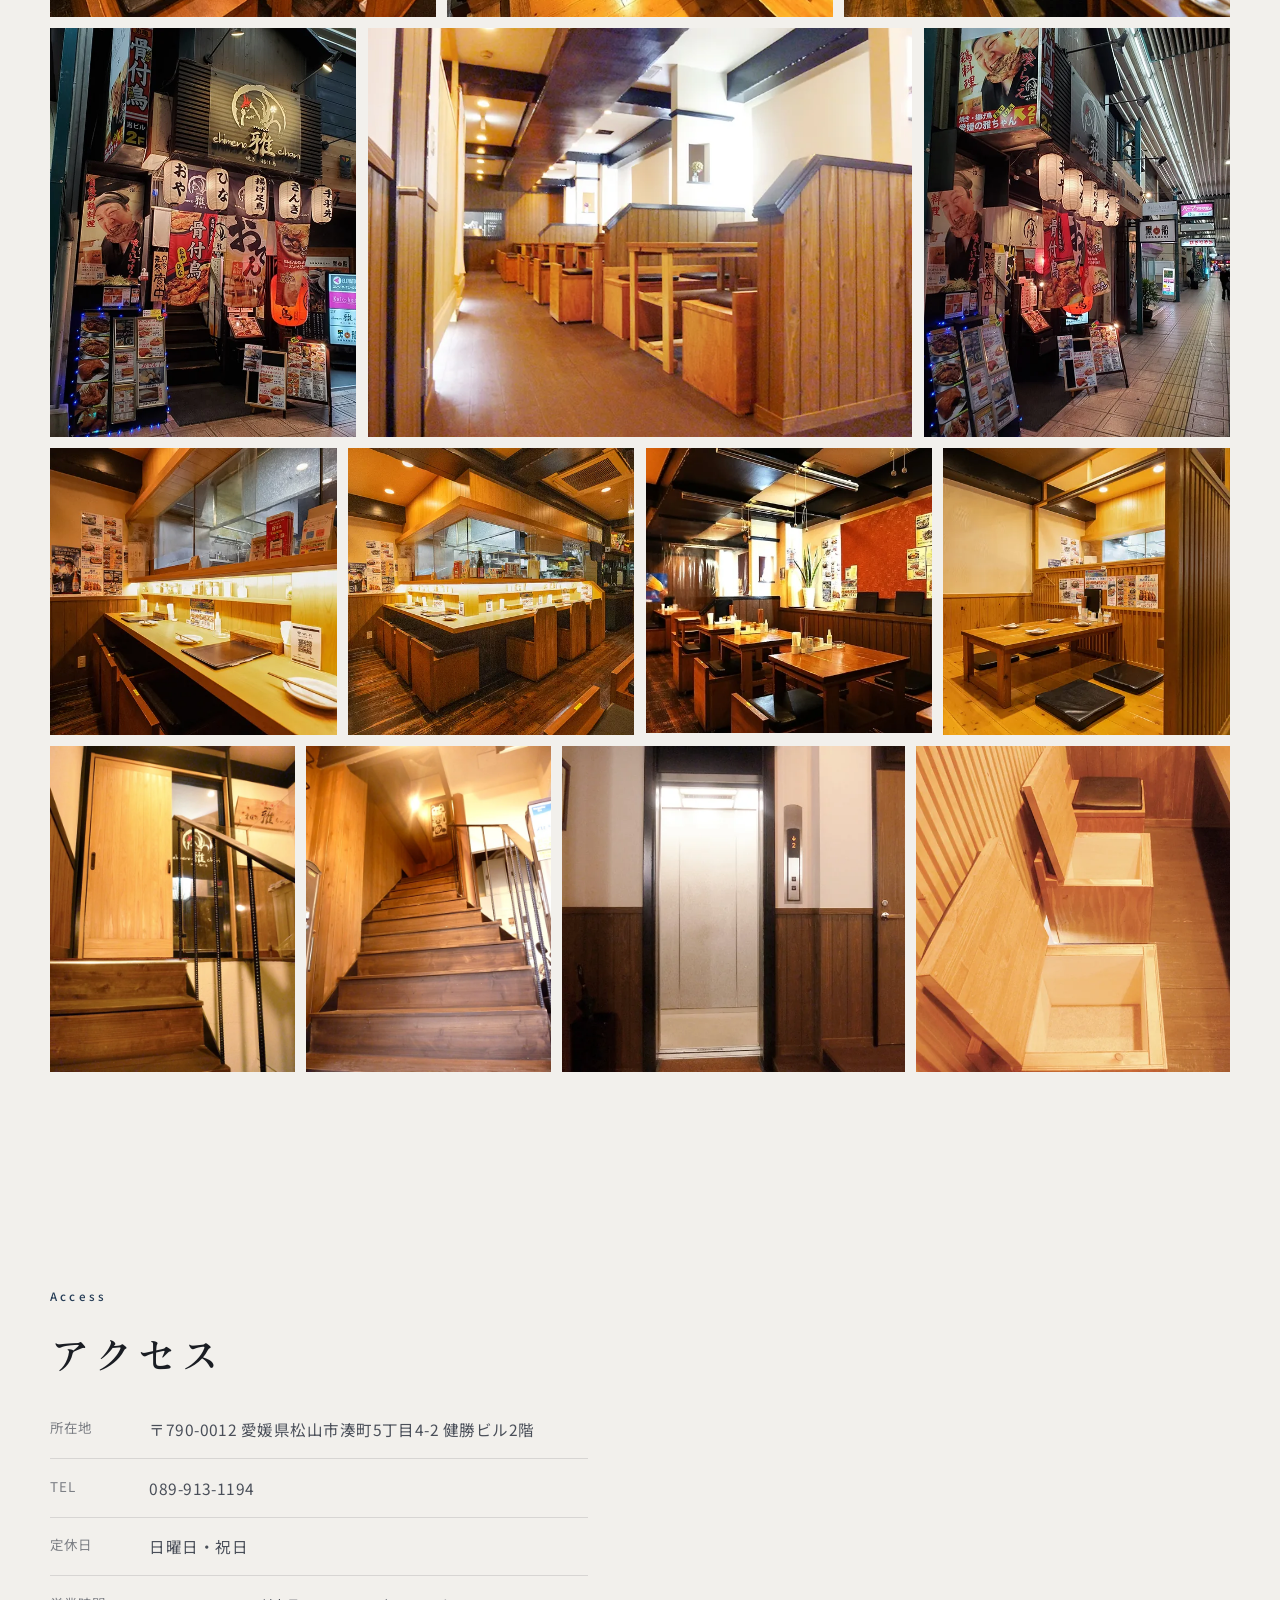
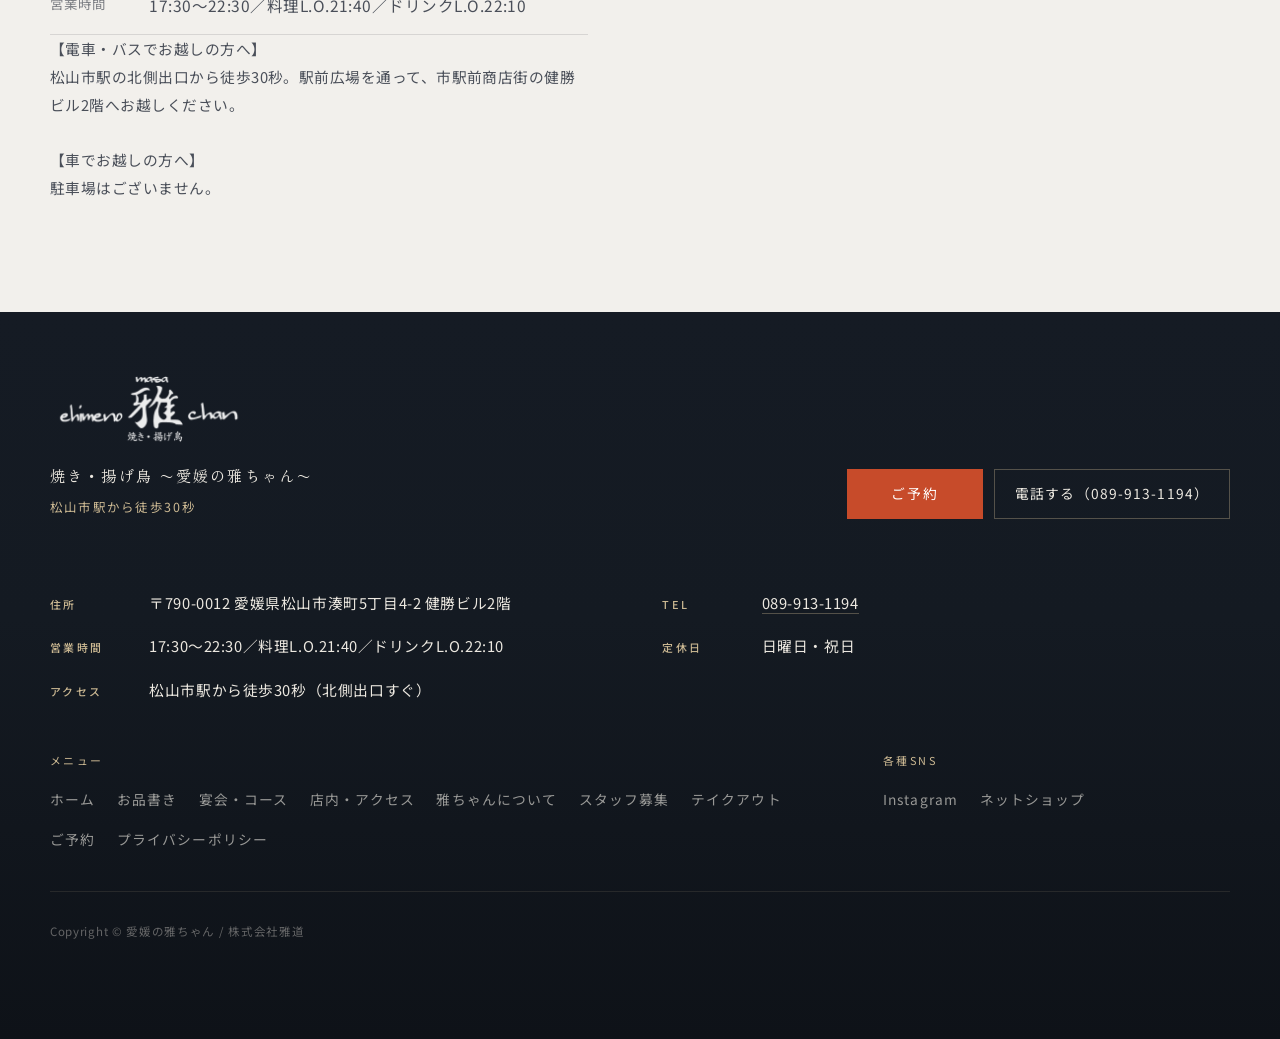
<file: shop.html>
<!DOCTYPE html>
<html lang="ja">
<head>
  <meta charset="UTF-8">
  <meta name="viewport" content="width=device-width, initial-scale=1.0">
  <title>店内・アクセス｜松山市駅から徒歩30秒の居酒屋 愛媛の雅ちゃん</title>
  <link rel="canonical" href="https://ehimenomasa.com/shop">
  <!-- TODO: google-site-verification -->
  <meta name="description" content="松山市駅から徒歩30秒、健勝ビル2階。店内の雰囲気・アクセス・席のご案内。駐車場はありません。">
  <meta name="referrer" content="strict-origin-when-cross-origin">
  <meta name="theme-color" content="#243b55">
  <meta property="og:type" content="website">
  <meta property="og:site_name" content="愛媛の雅ちゃん">
  <meta property="og:locale" content="ja_JP">
  <meta property="og:title" content="店内・アクセス｜松山市駅から徒歩30秒の居酒屋 愛媛の雅ちゃん">
  <meta property="og:description" content="松山市駅から徒歩30秒、健勝ビル2階。店内の雰囲気・アクセス・席のご案内。駐車場はありません。">
  <meta property="og:url" content="https://ehimenomasa.com/shop">
  <meta property="og:image" content="https://ehimenomasa.com/assets/images/site/hero-chicken-dishes.webp">
  <meta property="og:image:width" content="800">
  <meta property="og:image:height" content="600">
  <meta property="og:image:alt" content="愛媛の雅ちゃんの鶏料理">
  <meta name="twitter:card" content="summary_large_image">
  <meta name="twitter:title" content="店内・アクセス｜松山市駅から徒歩30秒の居酒屋 愛媛の雅ちゃん">
  <meta name="twitter:description" content="松山市駅から徒歩30秒、健勝ビル2階。店内の雰囲気・アクセス・席のご案内。駐車場はありません。">
  <meta name="twitter:image" content="https://ehimenomasa.com/assets/images/site/hero-chicken-dishes.webp">
  <link rel="icon" href="assets/icons/favicon-32.webp" sizes="32x32">
  <link rel="icon" href="assets/icons/favicon-192.webp" sizes="192x192">
  <link rel="apple-touch-icon" href="assets/icons/favicon-192.webp">
  
  <link rel="preconnect" href="https://fonts.googleapis.com">
  <link rel="preconnect" href="https://fonts.gstatic.com" crossorigin>
  <link href="https://fonts.googleapis.com/css2?family=Noto+Sans+JP:wght@400;500;700&family=Zen+Old+Mincho:wght@500;600;700&display=swap" rel="stylesheet">
  <link rel="stylesheet" href="css/reset.css">
  <link rel="stylesheet" href="css/style.css?v=4beaa5f325fc">
  <link rel="stylesheet" href="css/responsive.css?v=4beaa5f325fc">
</head>
<body>
<a class="sr-only" href="#main">本文へスキップ</a>
  <header class="site-header is-solid">
    <div class="site-header__inner">
      <a class="site-logo" href="/">
        <img src="assets/images/site/logo-masachan.webp" alt="愛媛の雅ちゃん" width="400" height="146" decoding="async">
      </a>
      <button class="nav-toggle" type="button" aria-label="メニューを開く" aria-expanded="false" aria-controls="site-nav">
        <span></span><span></span><span></span>
      </button>
      <nav class="site-nav" id="site-nav" aria-label="メインメニュー">
        <ul class="site-nav__list">
          <li><a class="site-nav__link" href="/">ホーム</a></li>
          <li><a class="site-nav__link" href="/menu">お品書き</a></li>
          <li><a class="site-nav__link" href="/course">宴会・コース</a></li>
          <li><a class="site-nav__link" href="/shop" aria-current="page">店内・アクセス</a></li>
          <li><a class="site-nav__link" href="/about">雅ちゃんについて</a></li>
          <li><a class="site-nav__link" href="/recruit">スタッフ募集</a></li>
          <li><a class="site-nav__link" href="/takeout">テイクアウト</a></li>
          <li><a class="site-nav__link site-nav__reserve" href="/reserve">ご予約</a></li>
        </ul>
      </nav>
    </div>
  </header>
<main id="main">
  <section class="page-hero" style="background-image:url('assets/images/site/store-exterior.webp'); background-position:center 18%;">
    <div class="container">
      <p class="kicker">愛媛の雅ちゃん</p>
      <h1 class="page-hero__title">店内・アクセス</h1>
      <p class="page-hero__lead">松山市駅前から徒歩30秒の居酒屋。健勝ビル2階。<br>
カウンターとテーブルで、仕事帰りから宴会まで。</p>
    </div>
  </section>
<nav class="breadcrumb" aria-label="パンくずリスト">
    <div class="container">
      <ol class="breadcrumb__list">
        <li class="breadcrumb__item"><a class="breadcrumb__link" href="/">ホーム</a></li>
        <li class="breadcrumb__item" aria-current="page">店内・アクセス</li>
      </ol>
    </div>
  </nav>
  <script type="application/ld+json">
  {
    "@context": "https://schema.org",
    "@type": "BreadcrumbList",
    "itemListElement": [
      {
        "@type": "ListItem",
        "position": 1,
        "name": "ホーム",
        "item": "https://ehimenomasa.com/"
      },
      {
        "@type": "ListItem",
        "position": 2,
        "name": "店内・アクセス",
        "item": "https://ehimenomasa.com/shop"
      }
    ]
  }
  </script>

  <section class="section shop-intro">
    <div class="container">
      <div class="shop-intro__head reveal">
        <p class="kicker">店舗紹介</p>
        <h2 class="section-title">松山市駅前の居酒屋です</h2>
        <p class="section-lead">松山市駅前から徒歩30秒の居酒屋。健勝ビル2階。<br>
カウンターとテーブルで、仕事帰りから宴会まで。</p>
      </div>
      
      <div class="shop-collage reveal">
        <div class="shop-collage__row">
          <figure style="--ar:1.6495">
            <img src="assets/images/site/interior-counter.webp" alt="店内の「愛媛の雅ちゃん」ロゴ看板" width="800" height="485" loading="lazy" decoding="async">
          </figure>
          <figure style="--ar:1.3333">
            <img src="assets/images/site/interior-night.webp" alt="店主の想いが書かれた店内の書" width="800" height="600" loading="lazy" decoding="async">
          </figure>
        </div>
        <div class="shop-collage__row">
          <figure style="--ar:1">
            <img src="assets/images/site/hp-zashiki-12.webp" alt="宴会向けのテーブル席" width="480" height="480" loading="lazy" decoding="async">
          </figure>
          <figure style="--ar:1">
            <img src="assets/images/site/hp-zashiki-wide.webp" alt="宴会向けの座敷席" width="480" height="480" loading="lazy" decoding="async">
          </figure>
          <figure style="--ar:1">
            <img src="assets/images/site/hp-table-party.webp" alt="テーブル席が並ぶ店内" width="480" height="480" loading="lazy" decoding="async">
          </figure>
        </div>
        <div class="shop-collage__row">
          <figure style="--ar:0.75">
            <img src="assets/images/site/store-exterior.webp" alt="店舗入り口" width="600" height="800" loading="lazy" decoding="async">
          </figure>
          <figure style="--ar:1.3333">
            <img src="assets/images/site/interior-dining.webp" alt="テーブル席" width="800" height="600" loading="lazy" decoding="async">
          </figure>
          <figure style="--ar:0.75">
            <img src="assets/images/site/store-sign.webp" alt="看板と垂れ幕が並ぶ店舗入り口" width="600" height="800" loading="lazy" decoding="async">
          </figure>
        </div>
        <div class="shop-collage__row">
          <figure style="--ar:1">
            <img src="assets/images/site/hp-counter-seat.webp" alt="セッティングされたカウンター席" width="480" height="480" loading="lazy" decoding="async">
          </figure>
          <figure style="--ar:1">
            <img src="assets/images/site/hp-counter-live.webp" alt="カウンター席" width="480" height="480" loading="lazy" decoding="async">
          </figure>
          <figure style="--ar:1">
            <img src="assets/images/site/hp-table-seat.webp" alt="テーブル席の様子" width="480" height="480" loading="lazy" decoding="async">
          </figure>
          <figure style="--ar:1">
            <img src="assets/images/site/hp-zashiki-6.webp" alt="少人数向けの座敷席" width="480" height="480" loading="lazy" decoding="async">
          </figure>
        </div>
        <div class="shop-collage__row">
          <figure style="--ar:0.75">
            <img src="assets/images/site/shop-gallery-05.webp" alt="2階入り口（階段上）" width="600" height="800" loading="lazy" decoding="async">
          </figure>
          <figure style="--ar:0.75">
            <img src="assets/images/site/shop-gallery-04.webp" alt="2階への階段" width="600" height="800" loading="lazy" decoding="async">
          </figure>
          <figure style="--ar:1.05">
            <img src="assets/images/site/shop-gallery-20.webp" alt="2階のエレベーター" width="630" height="600" loading="lazy" decoding="async">
          </figure>
          <figure style="--ar:0.96">
            <img src="assets/images/site/shop-gallery-16.webp" alt="収納つきのカウンター椅子" width="576" height="600" loading="lazy" decoding="async">
          </figure>
        </div>
      </div>
    </div>
  </section>

  <section class="section">
    <div class="container">
      <div class="shop-access reveal">
        <div class="shop-access__copy">
          <p class="kicker">Access</p>
          <h2 class="section-title">アクセス</h2>
          <table class="info-table">
            <tr><th>所在地</th><td>〒790-0012 愛媛県松山市湊町5丁目4-2 健勝ビル2階</td></tr>
            <tr><th>TEL</th><td><a href="tel:0899131194">089-913-1194</a></td></tr>
            <tr><th>定休日</th><td>日曜日・祝日</td></tr>
            <tr><th>営業時間</th><td>17:30〜22:30／料理L.O.21:40／ドリンクL.O.22:10</td></tr>
          </table>
          
          <div class="shop-access__notes">
            <p style="white-space:pre-line;">【電車・バスでお越しの方へ】
松山市駅の北側出口から徒歩30秒。駅前広場を通って、市駅前商店街の健勝ビル2階へお越しください。

【車でお越しの方へ】
駐車場はございません。</p>
          </div>
          
        </div>
        <div class="shop-access__map">
          
            <iframe class="map-embed" title="愛媛の雅ちゃんの地図" src="https://www.google.com/maps/embed?pb=!1m18!1m12!1m3!1d3314.0631652958873!2d132.76061451553642!3d33.836481636516176!2m3!1f0!2f0!3f0!3m2!1i1024!2i768!4f13.1!3m3!1m2!1s0x354fe58c75ccb9b5%3A0x82b944c1d5958c67!2z5oSb5aqb44Gu6ZuF44Gh44KD44KT!5e0!3m2!1sja!2sjp!4v1640270590748!5m2!1sja!2sjp" loading="lazy" referrerpolicy="no-referrer-when-downgrade" allowfullscreen></iframe>
          
        </div>
      </div>
    </div>
  </section>

</main>
<footer class="site-footer">
    <div class="container">
      <div class="footer-top">
        <div class="footer-brand">
          <img src="assets/images/site/logo-masachan.webp" alt="愛媛の雅ちゃん" width="400" height="146" loading="lazy" decoding="async">
          <p class="footer-brand__tag">焼き・揚げ鳥 〜愛媛の雅ちゃん〜</p>
          <p class="footer-brand__place">松山市駅から徒歩30秒</p>
        </div>
        <div class="footer-cta">
          <a class="footer-cta__btn footer-cta__btn--reserve" href="/reserve">ご予約</a>
          <a class="footer-cta__btn footer-cta__btn--tel" href="tel:0899131194" data-reserve-gate="tel">電話する（089-913-1194）</a>
        </div>
      </div>

      <dl class="footer-info">
        <div class="footer-info__row">
          <dt>住所</dt>
          <dd>〒790-0012 愛媛県松山市湊町5丁目4-2 健勝ビル2階</dd>
        </div>
        <div class="footer-info__row">
          <dt>TEL</dt>
          <dd><a href="tel:0899131194">089-913-1194</a></dd>
        </div>
        <div class="footer-info__row">
          <dt>営業時間</dt>
          <dd>17:30〜22:30／料理L.O.21:40／ドリンクL.O.22:10</dd>
        </div>
        <div class="footer-info__row">
          <dt>定休日</dt>
          <dd>日曜日・祝日</dd>
        </div>
        <div class="footer-info__row">
          <dt>アクセス</dt>
          <dd>松山市駅から徒歩30秒（北側出口すぐ）</dd>
        </div>
      </dl>

      <div class="footer-links">
        <nav class="footer-nav" aria-label="フッターメニュー">
          <p class="footer-label">メニュー</p>
          <div class="footer-nav__list">
            <a href="/">ホーム</a>
            <a href="/menu">お品書き</a>
            <a href="/course">宴会・コース</a>
            <a href="/shop">店内・アクセス</a>
            <a href="/about">雅ちゃんについて</a>
            <a href="/recruit">スタッフ募集</a>
            <a href="/takeout">テイクアウト</a>
            <a href="/reserve">ご予約</a>
            <a href="/privacy">プライバシーポリシー</a>
          </div>
        </nav>
        <div class="footer-sns">
          <p class="footer-label">各種SNS</p>
          <div class="footer-sns__list">
            <a href="https://www.instagram.com/ehimenomasa/" target="_blank" rel="noopener noreferrer">Instagram</a>
            <a href="https://ehime-masachan.stores.jp/" target="_blank" rel="noopener noreferrer">ネットショップ</a>
          </div>
        </div>
      </div>

      <div class="footer-copy">
        <p>Copyright © 愛媛の雅ちゃん / 株式会社雅道</p>
      </div>
    </div>
  </footer>
  <div class="mobile-bar" aria-label="スマートフォン用クイックアクション">
    <div class="mobile-bar__inner">
      
      <a class="mobile-bar__btn mobile-bar__btn--reserve" href="/reserve">予約する</a>
      <a class="mobile-bar__btn mobile-bar__btn--tel" href="tel:0899131194" data-reserve-gate="tel">電話する</a>
      
    </div>
  </div>
  <script src="js/main.js?v=4beaa5f325fc"></script>
</body>
</html>
</file>
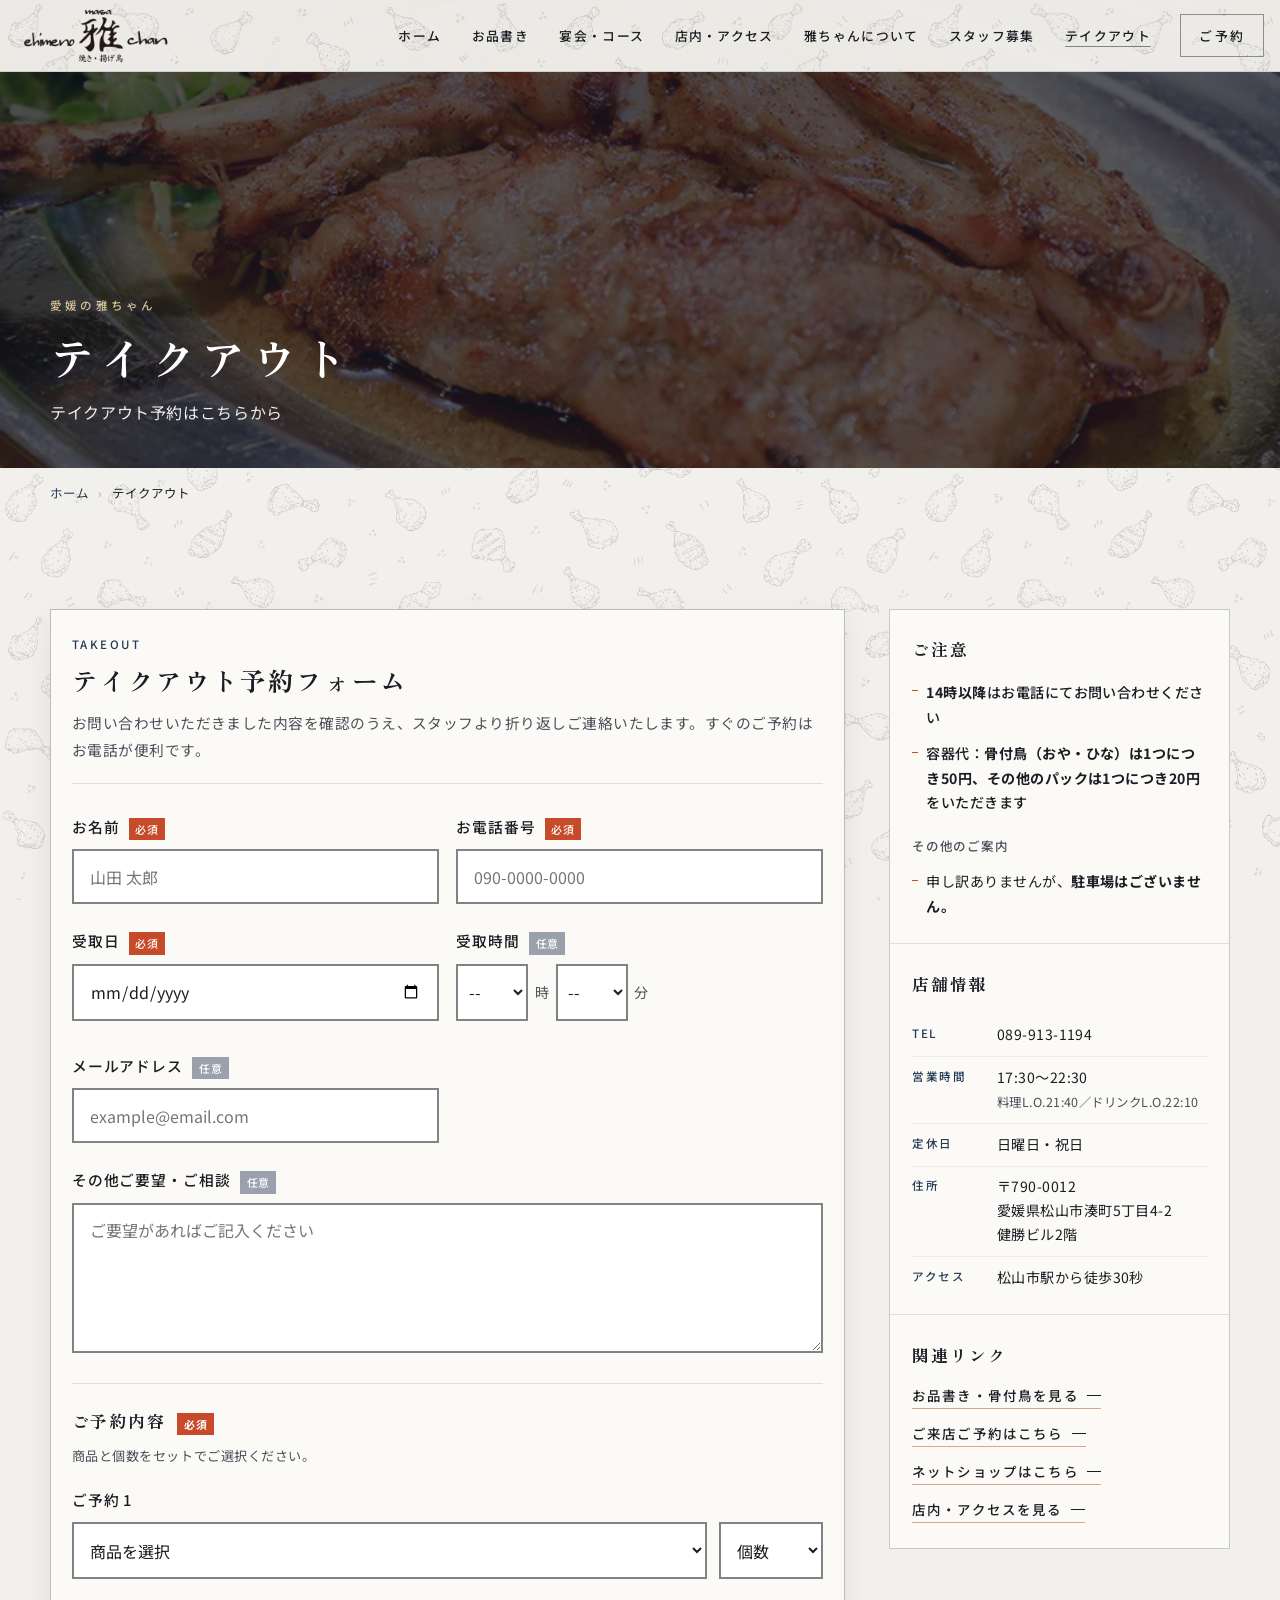
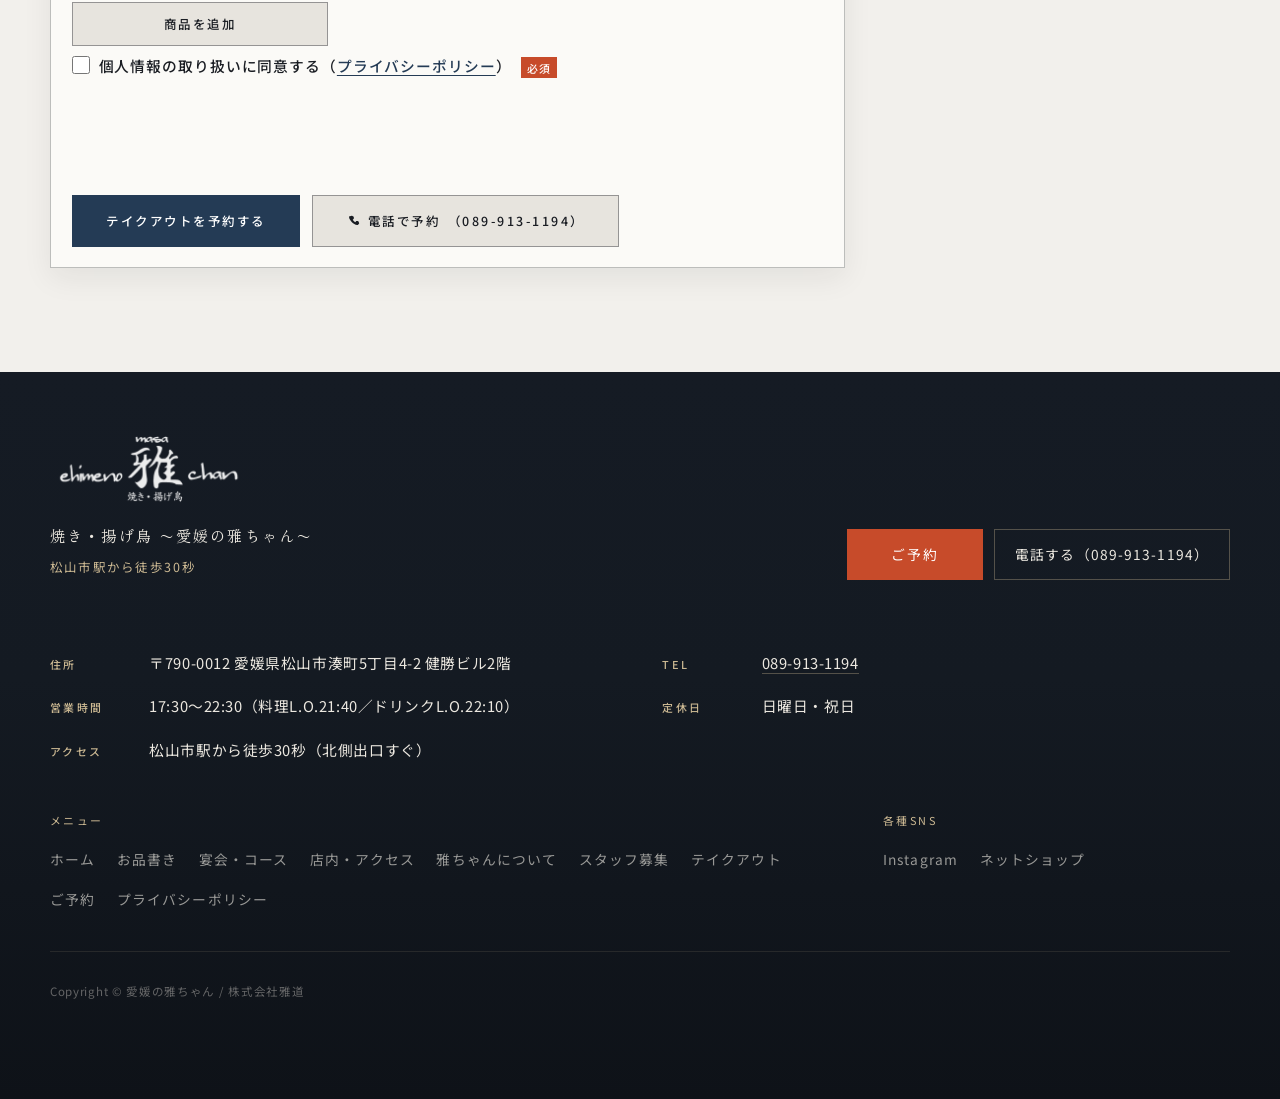
<file: takeout.html>
<!DOCTYPE html>
<html lang="ja">
<head>
  <meta charset="UTF-8">
  <meta name="viewport" content="width=device-width, initial-scale=1.0">
  <title>テイクアウト｜松山市駅 骨付鳥の持ち帰り 愛媛の雅ちゃん</title>
  <link rel="canonical" href="https://ehimenomasa.com/takeout">
  <meta name="description" content="松山市駅から徒歩30秒「愛媛の雅ちゃん」のテイクアウト予約。骨付鳥などの持ち帰りをWEBフォーム・電話で受け付けています。受取希望日時・商品・個数をご指定ください。容器代や受付方法もご確認いただけます。">
  <meta name="referrer" content="strict-origin-when-cross-origin">
  <meta name="theme-color" content="#243b55">
  <meta property="og:type" content="website">
  <meta property="og:site_name" content="愛媛の雅ちゃん">
  <meta property="og:locale" content="ja_JP">
  <meta property="og:title" content="テイクアウト｜松山市駅 骨付鳥の持ち帰り 愛媛の雅ちゃん">
  <meta property="og:description" content="松山市駅から徒歩30秒「愛媛の雅ちゃん」のテイクアウト予約。骨付鳥などの持ち帰りをWEBフォーム・電話で受け付けています。受取希望日時・商品・個数をご指定ください。容器代や受付方法もご確認いただけます。">
  <meta property="og:url" content="https://ehimenomasa.com/takeout">
  <meta property="og:image" content="https://ehimenomasa.com/assets/images/site/hero-chicken-dishes.webp">
  <meta property="og:image:width" content="800">
  <meta property="og:image:height" content="600">
  <meta property="og:image:alt" content="愛媛の雅ちゃんの鶏料理">
  <meta name="twitter:card" content="summary_large_image">
  <meta name="twitter:title" content="テイクアウト｜松山市駅 骨付鳥の持ち帰り 愛媛の雅ちゃん">
  <meta name="twitter:description" content="松山市駅から徒歩30秒「愛媛の雅ちゃん」のテイクアウト予約。骨付鳥などの持ち帰りをWEBフォーム・電話で受け付けています。受取希望日時・商品・個数をご指定ください。容器代や受付方法もご確認いただけます。">
  <meta name="twitter:image" content="https://ehimenomasa.com/assets/images/site/hero-chicken-dishes.webp">
  <link rel="icon" href="assets/icons/favicon-32.webp" sizes="32x32">
  <link rel="icon" href="assets/icons/favicon-192.webp" sizes="192x192">
  <link rel="apple-touch-icon" href="assets/icons/favicon-192.webp">
  <link rel="preconnect" href="https://fonts.googleapis.com">
  <link rel="preconnect" href="https://fonts.gstatic.com" crossorigin>
  <link href="https://fonts.googleapis.com/css2?family=Noto+Sans+JP:wght@400;500;700&family=Zen+Old+Mincho:wght@500;600;700&display=swap" rel="stylesheet">
  <link rel="stylesheet" href="css/reset.css">
  <link rel="stylesheet" href="css/style.css?v=4beaa5f325fc">
  <link rel="stylesheet" href="css/responsive.css?v=4beaa5f325fc">
  <!-- TODO: google-site-verification -->
</head>
<body>


  <a class="sr-only" href="#main">本文へスキップ</a>
  <header class="site-header is-solid">
    <div class="site-header__inner">
      <a class="site-logo" href="/">
        <img src="assets/images/site/logo-masachan.webp" alt="愛媛の雅ちゃん" width="400" height="146" decoding="async">
      </a>
      <button class="nav-toggle" type="button" aria-label="メニューを開く" aria-expanded="false" aria-controls="site-nav">
        <span></span><span></span><span></span>
      </button>
      <nav class="site-nav" id="site-nav" aria-label="メインメニュー">
        <ul class="site-nav__list">
          <li><a class="site-nav__link" href="/">ホーム</a></li>
          <li><a class="site-nav__link" href="/menu">お品書き</a></li>
          <li><a class="site-nav__link" href="/course">宴会・コース</a></li>
          <li><a class="site-nav__link" href="/shop">店内・アクセス</a></li>
          <li><a class="site-nav__link" href="/about">雅ちゃんについて</a></li>
          <li><a class="site-nav__link" href="/recruit">スタッフ募集</a></li>
          <li><a class="site-nav__link" href="/takeout" aria-current="page">テイクアウト</a></li>
          <li><a class="site-nav__link site-nav__reserve" href="/reserve">ご予約</a></li>
        </ul>
      </nav>
    </div>
  </header>
<main id="main">
  <section class="page-hero" style="background-image:url('assets/images/site/specialty-honetsukidori-hina.webp');">
    <div class="container">
      <p class="kicker">愛媛の雅ちゃん</p>
      <h1 class="page-hero__title">テイクアウト</h1>
      <p class="page-hero__lead">テイクアウト予約はこちらから</p>
    </div>
  </section>

  <nav class="breadcrumb" aria-label="パンくずリスト">
    <div class="container">
      <ol class="breadcrumb__list">
        <li class="breadcrumb__item"><a class="breadcrumb__link" href="/">ホーム</a></li>
        <li class="breadcrumb__item" aria-current="page">テイクアウト</li>
      </ol>
    </div>
  </nav>
  <script type="application/ld+json">
  {
    "@context": "https://schema.org",
    "@type": "BreadcrumbList",
    "itemListElement": [
      {
        "@type": "ListItem",
        "position": 1,
        "name": "ホーム",
        "item": "https://ehimenomasa.com/"
      },
      {
        "@type": "ListItem",
        "position": 2,
        "name": "テイクアウト",
        "item": "https://ehimenomasa.com/takeout"
      }
    ]
  }
  </script>
<section class="section">
  <div class="container">
    <div class="takeout-layout">
      <div class="takeout-layout__form reveal">
        <div class="form-panel form-panel--takeout">
          <p class="form-panel__kicker">Takeout</p>
          <h2 class="form-panel__title">テイクアウト予約フォーム</h2>
          <p class="form-panel__lead">お問い合わせいただきました内容を確認のうえ、スタッフより折り返しご連絡いたします。すぐのご予約はお電話が便利です。</p>
          <form data-demo-form novalidate>
            <div hidden aria-hidden="true"><input type="text" name="_website" tabindex="-1" autocomplete="off" maxlength="200" data-honeypot></div>
            <div class="form-grid">
              <div class="form-group">
                <label for="to-name">お名前 <span class="req">必須</span></label>
                <input class="form-control" id="to-name" name="name" type="text" maxlength="50" required autocomplete="name" placeholder="山田 太郎">
              </div>
              <div class="form-group">
                <label for="to-tel">お電話番号 <span class="req">必須</span></label>
                <input class="form-control" id="to-tel" name="tel" type="tel" maxlength="20" required autocomplete="tel" placeholder="090-0000-0000">
              </div>
              <div class="form-group">
                <label for="to-date">受取日 <span class="req">必須</span></label>
                <input class="form-control" id="to-date" name="pickup_date" type="date" required data-min-today data-no-sunday>
              </div>
              <div class="form-group" data-time-pair data-time-start="17:30" data-time-end="21:30" data-time-step="15" data-time-label="受取時間">
                <span class="form-label" id="to-time-label">受取時間 <span class="opt">任意</span></span>
                <div class="form-row form-row--time" role="group" aria-labelledby="to-time-label">
                  <select class="form-control" id="to-hour" name="time_hour" data-time-hour aria-label="時">
                    <option value="">--</option>
                  </select>
                  <span class="time-pair__unit" aria-hidden="true">時</span>
                  <select class="form-control" id="to-minute" name="time_minute" data-time-minute aria-label="分">
                    <option value="">--</option>
                  </select>
                  <span class="time-pair__unit" aria-hidden="true">分</span>
                </div>
                <input type="hidden" name="pickup_time" value="" data-time-combined>
              </div>
              <div class="form-group">
                <label for="to-email">メールアドレス <span class="opt">任意</span></label>
                <input class="form-control" id="to-email" name="email" type="email" maxlength="254" autocomplete="email" placeholder="example@email.com">
              </div>
            </div>

            <div class="form-group">
              <label for="to-note">その他ご要望・ご相談 <span class="opt">任意</span></label>
              <textarea class="form-control" id="to-note" name="note" maxlength="1000" placeholder="ご要望があればご記入ください"></textarea>
            </div>

            <div class="form-section">
              <h3 class="form-section__title">ご予約内容 <span class="req">必須</span></h3>
              <p class="form-section__note">商品と個数をセットでご選択ください。</p>
              <div class="order-items" data-order-items>
                <div class="form-group order-item" data-order-item>
                  <div class="order-item__head">
                    <label for="to-item-1">ご予約 1</label>
                    <button type="button" class="order-item__remove" data-remove-order-item hidden>削除</button>
                  </div>
                  <div class="form-row">
                    <select class="form-control" id="to-item-1" name="item_1" data-order-select>
                      <option value="">商品を選択</option>
                      <option value="丸亀名物 骨付鳥（おや）">丸亀名物 骨付鳥（おや）</option>
                      <option value="丸亀名物 骨付鳥（ひな）">丸亀名物 骨付鳥（ひな）</option>
                      <option value="川之江名物 揚げ足鳥">川之江名物 揚げ足鳥</option>
                      <option value="ざんぎ（骨付鳥の唐揚げ）">ざんぎ（骨付鳥の唐揚げ）</option>
                      <option value="手羽（グローブ）">手羽（グローブ）</option>
                      <option value="バラエティーセット">バラエティーセット</option>
                      <option value="名古屋名物 手羽先（5本）">名古屋名物 手羽先（5本）</option>
                    </select>
                    <select class="form-control" name="qty_1" aria-label="個数1" data-order-qty>
                      <option value="">個数</option>
                      <option value="1">1</option>
                      <option value="2">2</option>
                      <option value="3">3</option>
                      <option value="4">4</option>
                      <option value="5">5</option>
                      <option value="6">6</option>
                      <option value="7">7</option>
                      <option value="8">8</option>
                      <option value="9">9</option>
                      <option value="10">10</option>
                    </select>
                  </div>
                </div>
              </div>
              <div class="order-items__add">
                <button type="button" class="btn btn--line order-items__add-btn" id="add-order-item" data-add-order-item>商品を追加</button>
              </div>
              <template id="order-item-template">
                <div class="form-group order-item" data-order-item>
                  <div class="order-item__head">
                    <label>ご予約</label>
                    <button type="button" class="order-item__remove" data-remove-order-item>削除</button>
                  </div>
                  <div class="form-row">
                    <select class="form-control" data-order-select>
                      <option value="">商品を選択</option>
                      <option value="丸亀名物 骨付鳥（おや）">丸亀名物 骨付鳥（おや）</option>
                      <option value="丸亀名物 骨付鳥（ひな）">丸亀名物 骨付鳥（ひな）</option>
                      <option value="川之江名物 揚げ足鳥">川之江名物 揚げ足鳥</option>
                      <option value="ざんぎ（骨付鳥の唐揚げ）">ざんぎ（骨付鳥の唐揚げ）</option>
                      <option value="手羽（グローブ）">手羽（グローブ）</option>
                      <option value="バラエティーセット">バラエティーセット</option>
                      <option value="名古屋名物 手羽先（5本）">名古屋名物 手羽先（5本）</option>
                    </select>
                    <select class="form-control" data-order-qty aria-label="個数">
                      <option value="">個数</option>
                      <option value="1">1</option>
                      <option value="2">2</option>
                      <option value="3">3</option>
                      <option value="4">4</option>
                      <option value="5">5</option>
                      <option value="6">6</option>
                      <option value="7">7</option>
                      <option value="8">8</option>
                      <option value="9">9</option>
                      <option value="10">10</option>
                    </select>
                  </div>
                </div>
              </template>
            </div>

            <div class="form-group">
              <div class="form-check">
                <input id="tk-privacy" name="privacy" type="checkbox" required>
                <label for="tk-privacy">個人情報の取り扱いに同意する（<a href="/privacy">プライバシーポリシー</a>） <span class="req">必須</span></label>
              </div>
            </div>

            <div class="form-turnstile" data-turnstile aria-label="セキュリティ確認"></div>

            <div class="form-actions">
              <button class="btn btn--primary" type="submit">テイクアウトを予約する</button>
              <a class="btn btn--line" href="tel:0899131194" data-reserve-gate="takeout-tel">
                <span class="btn__icon btn__icon--phone" aria-hidden="true"></span>
                電話で予約<span class="phone-number">（089-913-1194）</span>
              </a>
            </div>
          </form>
        </div>
      </div>

      <aside class="takeout-layout__side takeout-aside" aria-label="注意事項・店舗情報">
        <div class="takeout-side">
          <section class="takeout-side__block">
            <h2 class="takeout-side__title">ご注意</h2>
            <ul class="takeout-side__list takeout-side__list--priority">
              <li><strong>14時以降</strong>はお電話にてお問い合わせください</li>
              <li>容器代：<strong>骨付鳥（おや・ひな）は1つにつき50円、その他のパックは1つにつき20円</strong>をいただきます</li>
            </ul>
            <h3 class="takeout-side__subtitle">その他のご案内</h3>
            <ul class="takeout-side__list takeout-side__list--secondary">
              <li>申し訳ありませんが、<strong>駐車場はございません。</strong></li>
            </ul>
          </section>

          <section class="takeout-side__block">
            <h2 class="takeout-side__title">店舗情報</h2>
            <dl class="takeout-side__info">
              <div>
                <dt>TEL</dt>
                <dd><a href="tel:0899131194">089-913-1194</a></dd>
              </div>
              <div>
                <dt>営業時間</dt>
                <dd>17:30〜22:30<br><span class="takeout-side__sub">料理L.O.21:40／ドリンクL.O.22:10</span></dd>
              </div>
              <div>
                <dt>定休日</dt>
                <dd>日曜日・祝日</dd>
              </div>
              <div>
                <dt>住所</dt>
                <dd>〒790-0012<br>愛媛県松山市湊町5丁目4-2<br>健勝ビル2階</dd>
              </div>
              <div>
                <dt>アクセス</dt>
                <dd>松山市駅から徒歩30秒</dd>
              </div>
            </dl>
          </section>

          <section class="takeout-side__block takeout-side__block--links">
            <h2 class="takeout-side__title">関連リンク</h2>
            <div class="takeout-side__links">
              <a class="text-link" href="/menu">お品書き・骨付鳥を見る</a>
              <a class="text-link" href="/reserve">ご来店ご予約はこちら</a>
              <a class="text-link" href="https://ehime-masachan.stores.jp/" target="_blank" rel="noopener noreferrer">ネットショップはこちら</a>
              <a class="text-link" href="/shop">店内・アクセスを見る</a>
            </div>
          </section>
        </div>
      </aside>
    </div>
  </div>
</section>
</main>
    <footer class="site-footer">
    <div class="container">
      <div class="footer-top">
        <div class="footer-brand">
          <img src="assets/images/site/logo-masachan.webp" alt="愛媛の雅ちゃん" width="400" height="146" loading="lazy" decoding="async">
          <p class="footer-brand__tag">焼き・揚げ鳥 〜愛媛の雅ちゃん〜</p>
          <p class="footer-brand__place">松山市駅から徒歩30秒</p>
        </div>
        <div class="footer-cta">
          <a class="footer-cta__btn footer-cta__btn--reserve" href="/reserve">ご予約</a>
          <a class="footer-cta__btn footer-cta__btn--tel" href="tel:0899131194" data-reserve-gate="tel">電話する（089-913-1194）</a>
        </div>
      </div>

      <dl class="footer-info">
        <div class="footer-info__row">
          <dt>住所</dt>
          <dd>〒790-0012 愛媛県松山市湊町5丁目4-2 健勝ビル2階</dd>
        </div>
        <div class="footer-info__row">
          <dt>TEL</dt>
          <dd><a href="tel:0899131194">089-913-1194</a></dd>
        </div>
        <div class="footer-info__row">
          <dt>営業時間</dt>
          <dd>17:30〜22:30（料理L.O.21:40／ドリンクL.O.22:10）</dd>
        </div>
        <div class="footer-info__row">
          <dt>定休日</dt>
          <dd>日曜日・祝日</dd>
        </div>
        <div class="footer-info__row">
          <dt>アクセス</dt>
          <dd>松山市駅から徒歩30秒（北側出口すぐ）</dd>
        </div>
      </dl>

      <div class="footer-links">
        <nav class="footer-nav" aria-label="フッターメニュー">
          <p class="footer-label">メニュー</p>
          <div class="footer-nav__list">
            <a href="/">ホーム</a>
            <a href="/menu">お品書き</a>
            <a href="/course">宴会・コース</a>
            <a href="/shop">店内・アクセス</a>
            <a href="/about">雅ちゃんについて</a>
            <a href="/recruit">スタッフ募集</a>
            <a href="/takeout">テイクアウト</a>
            <a href="/reserve">ご予約</a>
            <a href="/privacy">プライバシーポリシー</a>
          </div>
        </nav>
        <div class="footer-sns">
          <p class="footer-label">各種SNS</p>
          <div class="footer-sns__list">
            <a href="https://www.instagram.com/ehimenomasa/" target="_blank" rel="noopener noreferrer">Instagram</a>
            <a href="https://ehime-masachan.stores.jp/" target="_blank" rel="noopener noreferrer">ネットショップ</a>
          </div>
        </div>
      </div>

      <div class="footer-copy">
        <p>Copyright © 愛媛の雅ちゃん / 株式会社雅道</p>
      </div>
    </div>
  </footer>
  <div class="mobile-bar" aria-label="スマートフォン用クイックアクション">
    <div class="mobile-bar__inner">
      <a class="mobile-bar__btn mobile-bar__btn--reserve" href="/reserve">予約する</a>
      <a class="mobile-bar__btn mobile-bar__btn--tel" href="tel:0899131194" data-reserve-gate="takeout-tel">電話する</a>
    </div>
  </div>

<script src="js/main.js?v=4beaa5f325fc"></script>
<script src="js/form-demo.js?v=4beaa5f325fc"></script>
</body>
</html>
</file>
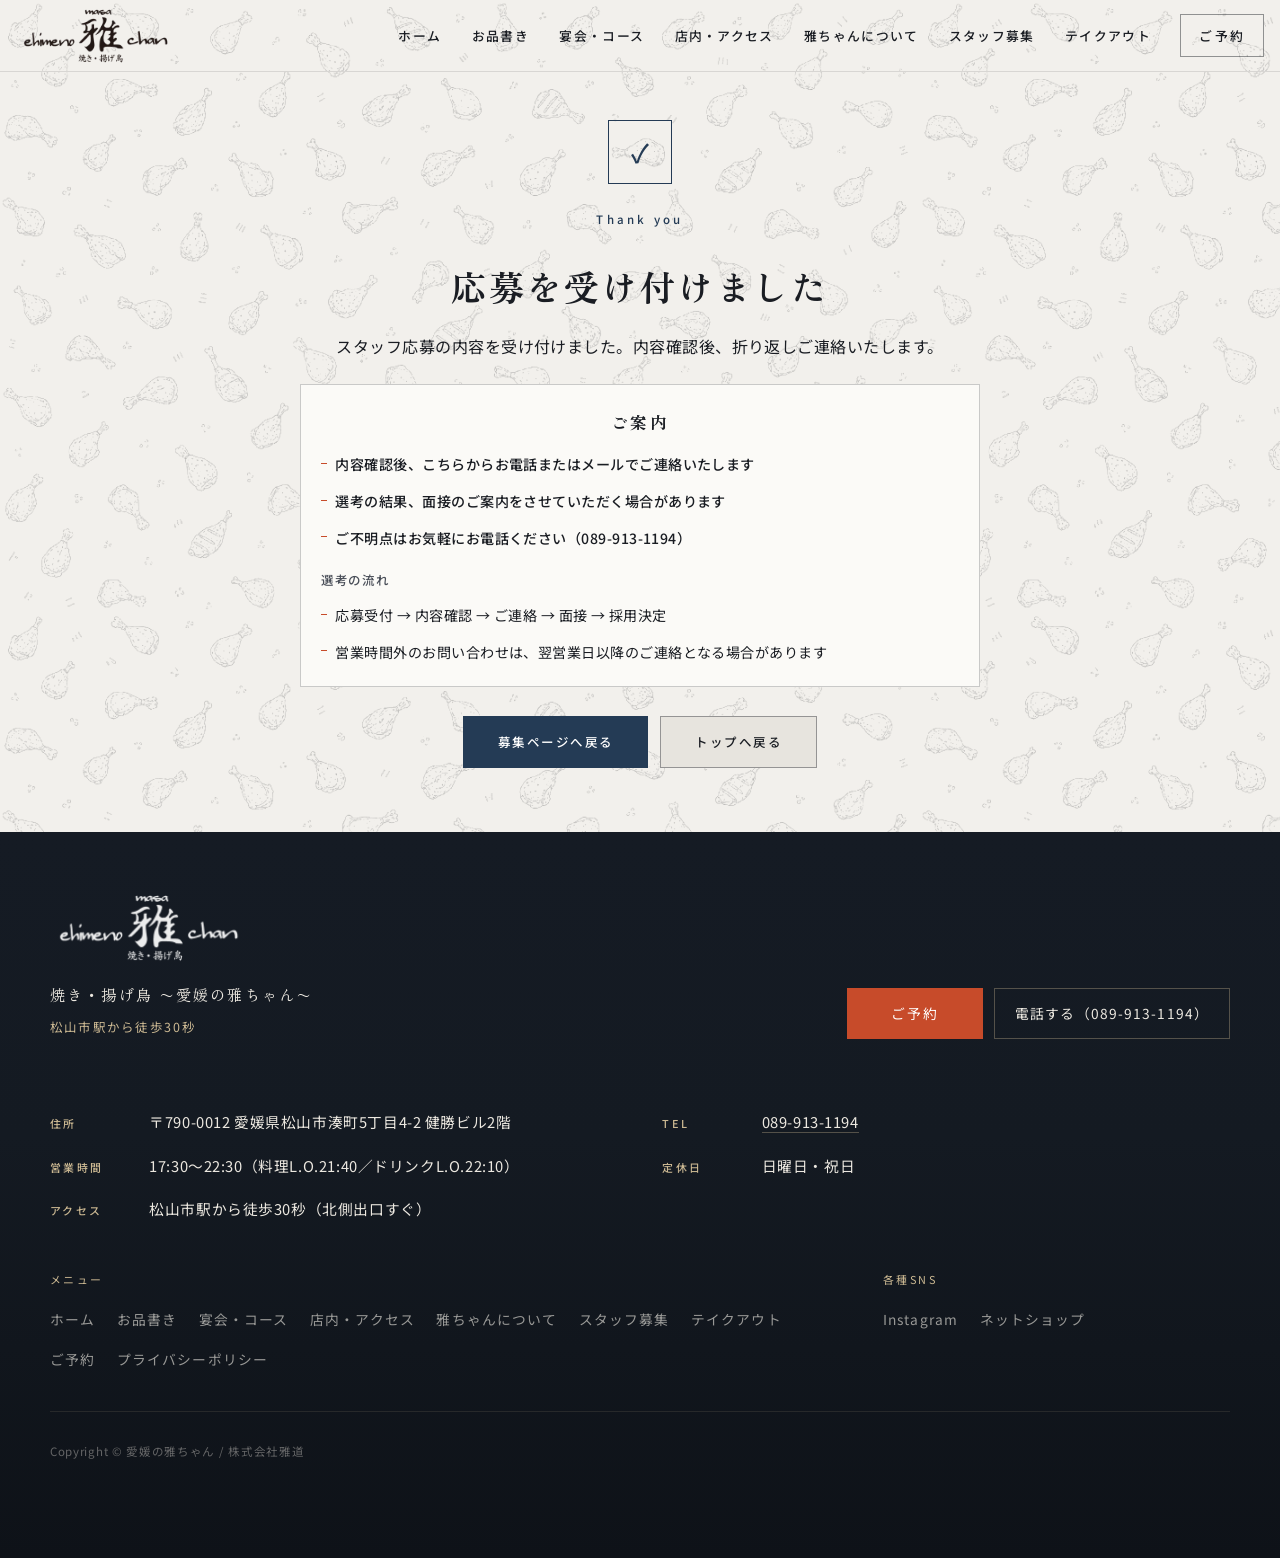
<file: thanks-recruit.html>
<!DOCTYPE html>
<html lang="ja">
<head>
  <meta charset="UTF-8">
  <meta name="viewport" content="width=device-width, initial-scale=1.0">
  <title>応募完了｜スタッフ募集｜愛媛の雅ちゃん</title>
  <meta name="robots" content="noindex, nofollow">
  <link rel="canonical" href="https://ehimenomasa.com/thanks-recruit">
  <meta name="description" content="スタッフ応募の送信完了のご案内。">
  <meta name="referrer" content="strict-origin-when-cross-origin">
  <meta name="theme-color" content="#243b55">
  <meta property="og:type" content="website">
  <meta property="og:site_name" content="愛媛の雅ちゃん">
  <meta property="og:locale" content="ja_JP">
  <meta property="og:title" content="応募完了｜スタッフ募集｜愛媛の雅ちゃん">
  <meta property="og:description" content="スタッフ応募の送信完了のご案内。">
  <meta property="og:url" content="https://ehimenomasa.com/thanks-recruit">
  <meta property="og:image" content="https://ehimenomasa.com/assets/images/site/hero-chicken-dishes.webp">
  <meta property="og:image:width" content="800">
  <meta property="og:image:height" content="600">
  <meta property="og:image:alt" content="愛媛の雅ちゃんの鶏料理">
  <meta name="twitter:card" content="summary_large_image">
  <meta name="twitter:title" content="応募完了｜スタッフ募集｜愛媛の雅ちゃん">
  <meta name="twitter:description" content="スタッフ応募の送信完了のご案内。">
  <meta name="twitter:image" content="https://ehimenomasa.com/assets/images/site/hero-chicken-dishes.webp">
  <link rel="icon" href="assets/icons/favicon-32.webp" sizes="32x32">
  <link rel="icon" href="assets/icons/favicon-192.webp" sizes="192x192">
  <link rel="apple-touch-icon" href="assets/icons/favicon-192.webp">
  <link rel="preconnect" href="https://fonts.googleapis.com">
  <link rel="preconnect" href="https://fonts.gstatic.com" crossorigin>
  <link href="https://fonts.googleapis.com/css2?family=Noto+Sans+JP:wght@400;500;700&family=Zen+Old+Mincho:wght@500;600;700&display=swap" rel="stylesheet">
  <link rel="stylesheet" href="css/reset.css">
  <link rel="stylesheet" href="css/style.css?v=4beaa5f325fc">
  <link rel="stylesheet" href="css/responsive.css?v=4beaa5f325fc">
  <!-- TODO: google-site-verification -->
</head>
<body>
  <a class="sr-only" href="#main">本文へスキップ</a>
  <header class="site-header is-solid">
    <div class="site-header__inner">
      <a class="site-logo" href="/">
        <img src="assets/images/site/logo-masachan.webp" alt="愛媛の雅ちゃん" width="400" height="146" decoding="async">
      </a>
      <button class="nav-toggle" type="button" aria-label="メニューを開く" aria-expanded="false" aria-controls="site-nav">
        <span></span><span></span><span></span>
      </button>
      <nav class="site-nav" id="site-nav" aria-label="メインメニュー">
        <ul class="site-nav__list">
          <li><a class="site-nav__link" href="/">ホーム</a></li>
          <li><a class="site-nav__link" href="/menu">お品書き</a></li>
          <li><a class="site-nav__link" href="/course">宴会・コース</a></li>
          <li><a class="site-nav__link" href="/shop">店内・アクセス</a></li>
          <li><a class="site-nav__link" href="/about">雅ちゃんについて</a></li>
          <li><a class="site-nav__link" href="/recruit">スタッフ募集</a></li>
          <li><a class="site-nav__link" href="/takeout">テイクアウト</a></li>
          <li><a class="site-nav__link site-nav__reserve" href="/reserve">ご予約</a></li>
        </ul>
      </nav>
    </div>
  </header>

  <main id="main">
    <section class="thanks-page">
      <div class="container">
        <div class="thanks-page__inner" id="thanks-inner">
          <div class="thanks-page__mark" aria-hidden="true">✓</div>
          <p class="kicker">Thank you</p>
          <h1 class="thanks-page__title">応募を受け付けました</h1>
          <p class="thanks-page__lead" id="thanks-lead">スタッフ応募の内容を受け付けました。内容確認後、折り返しご連絡いたします。</p>

          <section class="thanks-notes" aria-labelledby="thanks-notes-title">
            <h2 class="thanks-notes__title" id="thanks-notes-title">ご案内</h2>
            <ul class="thanks-notes__list thanks-notes__list--priority">
              <li>内容確認後、こちらからお電話またはメールでご連絡いたします</li>
              <li>選考の結果、面接のご案内をさせていただく場合があります</li>
              <li>ご不明点はお気軽にお電話ください（089-913-1194）</li>
            </ul>
            <h3 class="thanks-notes__subtitle">選考の流れ</h3>
            <ul class="thanks-notes__list thanks-notes__list--secondary">
              <li>応募受付 → 内容確認 → ご連絡 → 面接 → 採用決定</li>
              <li>営業時間外のお問い合わせは、翌営業日以降のご連絡となる場合があります</li>
            </ul>
          </section>

          <div class="thanks-summary" id="thanks-summary" hidden></div>

          <div class="thanks-page__actions">
            <a class="btn btn--primary" href="/recruit">募集ページへ戻る</a>
            <a class="btn btn--line" href="/">トップへ戻る</a>
          </div>
        </div>
      </div>
    </section>
  </main>

    <footer class="site-footer">
    <div class="container">
      <div class="footer-top">
        <div class="footer-brand">
          <img src="assets/images/site/logo-masachan.webp" alt="愛媛の雅ちゃん" width="400" height="146" loading="lazy" decoding="async">
          <p class="footer-brand__tag">焼き・揚げ鳥 〜愛媛の雅ちゃん〜</p>
          <p class="footer-brand__place">松山市駅から徒歩30秒</p>
        </div>
        <div class="footer-cta">
          <a class="footer-cta__btn footer-cta__btn--reserve" href="/reserve">ご予約</a>
          <a class="footer-cta__btn footer-cta__btn--tel" href="tel:0899131194" data-reserve-gate="tel">電話する（089-913-1194）</a>
        </div>
      </div>

      <dl class="footer-info">
        <div class="footer-info__row">
          <dt>住所</dt>
          <dd>〒790-0012 愛媛県松山市湊町5丁目4-2 健勝ビル2階</dd>
        </div>
        <div class="footer-info__row">
          <dt>TEL</dt>
          <dd><a href="tel:0899131194">089-913-1194</a></dd>
        </div>
        <div class="footer-info__row">
          <dt>営業時間</dt>
          <dd>17:30〜22:30（料理L.O.21:40／ドリンクL.O.22:10）</dd>
        </div>
        <div class="footer-info__row">
          <dt>定休日</dt>
          <dd>日曜日・祝日</dd>
        </div>
        <div class="footer-info__row">
          <dt>アクセス</dt>
          <dd>松山市駅から徒歩30秒（北側出口すぐ）</dd>
        </div>
      </dl>

      <div class="footer-links">
        <nav class="footer-nav" aria-label="フッターメニュー">
          <p class="footer-label">メニュー</p>
          <div class="footer-nav__list">
            <a href="/">ホーム</a>
            <a href="/menu">お品書き</a>
            <a href="/course">宴会・コース</a>
            <a href="/shop">店内・アクセス</a>
            <a href="/about">雅ちゃんについて</a>
            <a href="/recruit">スタッフ募集</a>
            <a href="/takeout">テイクアウト</a>
            <a href="/reserve">ご予約</a>
            <a href="/privacy">プライバシーポリシー</a>
          </div>
        </nav>
        <div class="footer-sns">
          <p class="footer-label">各種SNS</p>
          <div class="footer-sns__list">
            <a href="https://www.instagram.com/ehimenomasa/" target="_blank" rel="noopener noreferrer">Instagram</a>
            <a href="https://ehime-masachan.stores.jp/" target="_blank" rel="noopener noreferrer">ネットショップ</a>
          </div>
        </div>
      </div>

      <div class="footer-copy">
        <p>Copyright © 愛媛の雅ちゃん / 株式会社雅道</p>
      </div>
    </div>
  </footer>
  <div class="mobile-bar" aria-label="スマートフォン用クイックアクション">
    <div class="mobile-bar__inner">
      <a class="mobile-bar__btn mobile-bar__btn--reserve" href="/reserve">予約する</a>
      <a class="mobile-bar__btn mobile-bar__btn--tel" href="tel:0899131194" data-reserve-gate="tel">電話する</a>
    </div>
  </div>

  <script src="js/main.js?v=4beaa5f325fc"></script>
  <script src="js/form-demo.js?v=4beaa5f325fc"></script>
</body>
</html>
</file>
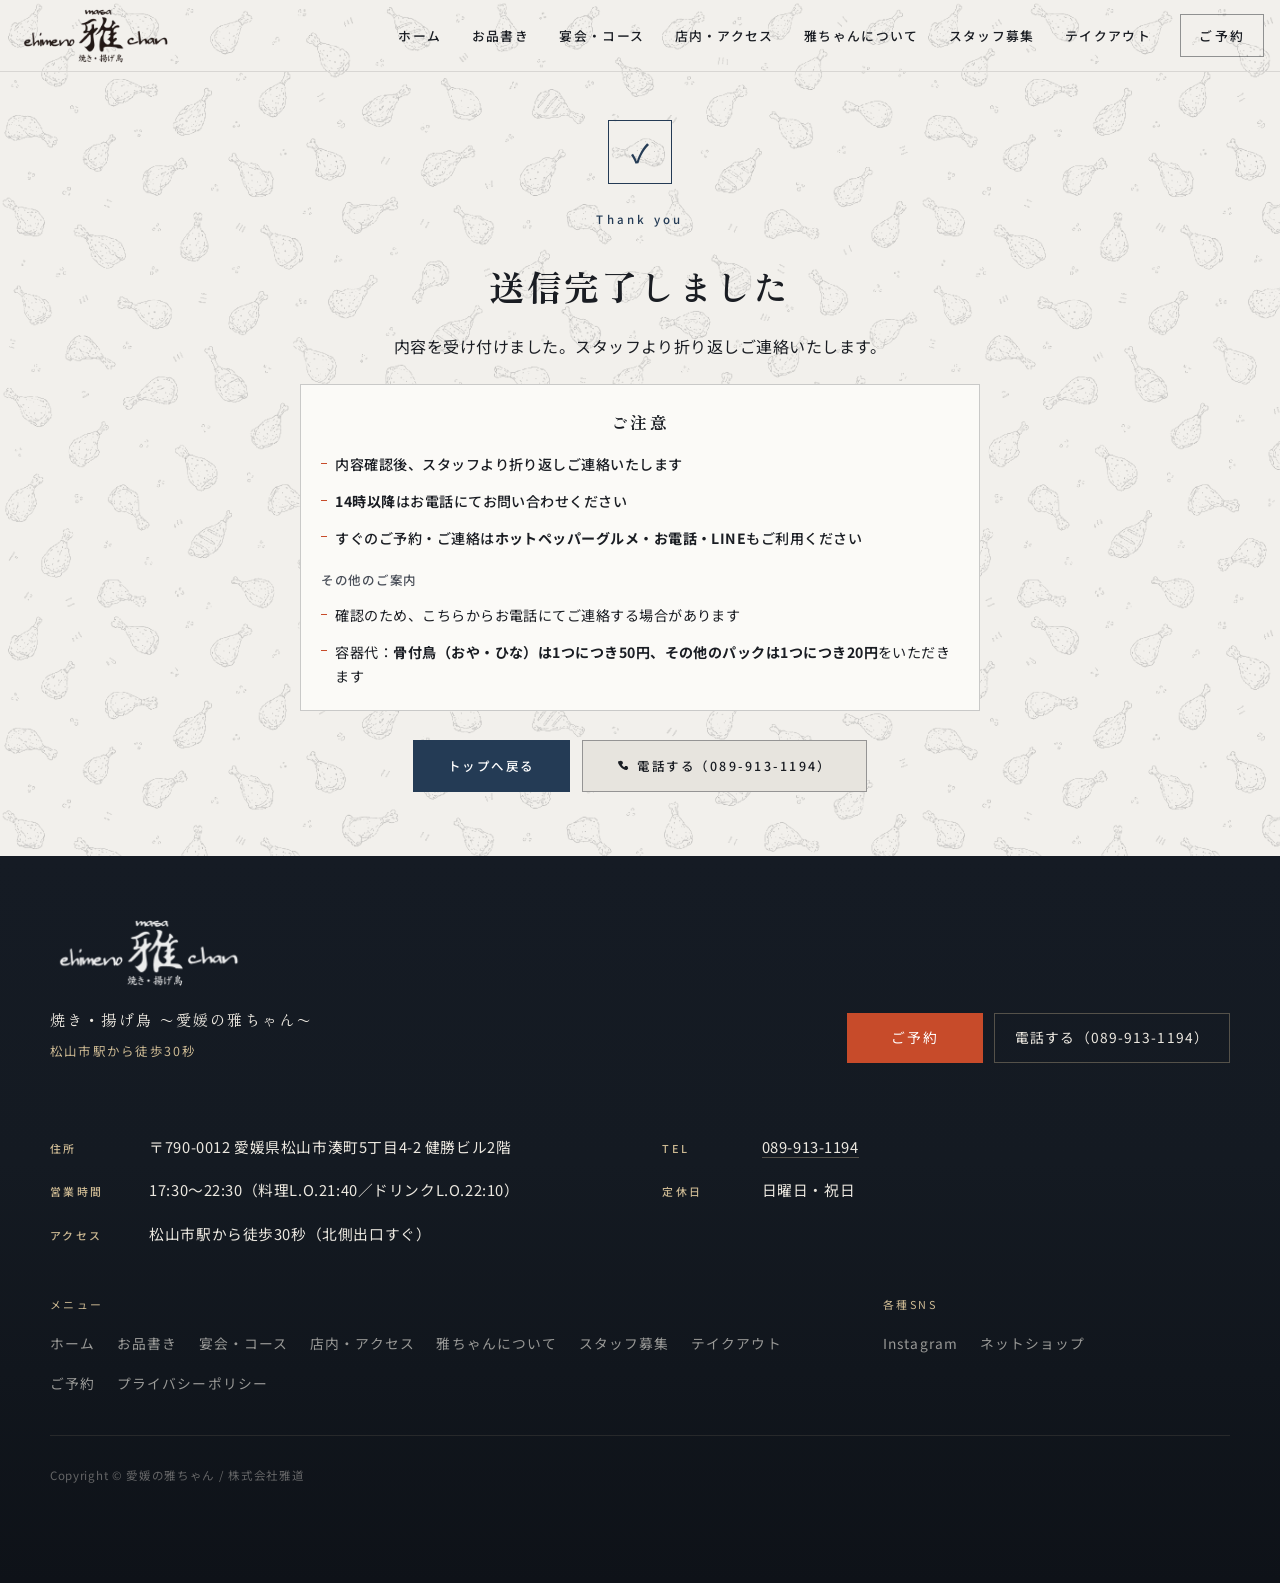
<file: thanks.html>
<!DOCTYPE html>
<html lang="ja">
<head>
  <meta charset="UTF-8">
  <meta name="viewport" content="width=device-width, initial-scale=1.0">
  <title>送信完了｜愛媛の雅ちゃん</title>
  <meta name="robots" content="noindex, nofollow">
  <link rel="canonical" href="https://ehimenomasa.com/thanks">
  <meta name="description" content="フォーム送信完了のご案内。">
  <meta name="referrer" content="strict-origin-when-cross-origin">
  <meta name="theme-color" content="#243b55">
  <meta property="og:type" content="website">
  <meta property="og:site_name" content="愛媛の雅ちゃん">
  <meta property="og:locale" content="ja_JP">
  <meta property="og:title" content="送信完了｜愛媛の雅ちゃん">
  <meta property="og:description" content="フォーム送信完了のご案内。">
  <meta property="og:url" content="https://ehimenomasa.com/thanks">
  <meta property="og:image" content="https://ehimenomasa.com/assets/images/site/hero-chicken-dishes.webp">
  <meta property="og:image:width" content="800">
  <meta property="og:image:height" content="600">
  <meta property="og:image:alt" content="愛媛の雅ちゃんの鶏料理">
  <meta name="twitter:card" content="summary_large_image">
  <meta name="twitter:title" content="送信完了｜愛媛の雅ちゃん">
  <meta name="twitter:description" content="フォーム送信完了のご案内。">
  <meta name="twitter:image" content="https://ehimenomasa.com/assets/images/site/hero-chicken-dishes.webp">
  <link rel="icon" href="assets/icons/favicon-32.webp" sizes="32x32">
  <link rel="icon" href="assets/icons/favicon-192.webp" sizes="192x192">
  <link rel="apple-touch-icon" href="assets/icons/favicon-192.webp">
  <link rel="preconnect" href="https://fonts.googleapis.com">
  <link rel="preconnect" href="https://fonts.gstatic.com" crossorigin>
  <link href="https://fonts.googleapis.com/css2?family=Noto+Sans+JP:wght@400;500;700&family=Zen+Old+Mincho:wght@500;600;700&display=swap" rel="stylesheet">
  <link rel="stylesheet" href="css/reset.css">
  <link rel="stylesheet" href="css/style.css?v=4beaa5f325fc">
  <link rel="stylesheet" href="css/responsive.css?v=4beaa5f325fc">
  <!-- TODO: google-site-verification -->
</head>
<body>
  <a class="sr-only" href="#main">本文へスキップ</a>
  <header class="site-header is-solid">
    <div class="site-header__inner">
      <a class="site-logo" href="/">
        <img src="assets/images/site/logo-masachan.webp" alt="愛媛の雅ちゃん" width="400" height="146" decoding="async">
      </a>
      <button class="nav-toggle" type="button" aria-label="メニューを開く" aria-expanded="false" aria-controls="site-nav">
        <span></span><span></span><span></span>
      </button>
      <nav class="site-nav" id="site-nav" aria-label="メインメニュー">
        <ul class="site-nav__list">
          <li><a class="site-nav__link" href="/">ホーム</a></li>
          <li><a class="site-nav__link" href="/menu">お品書き</a></li>
          <li><a class="site-nav__link" href="/course">宴会・コース</a></li>
          <li><a class="site-nav__link" href="/shop">店内・アクセス</a></li>
          <li><a class="site-nav__link" href="/about">雅ちゃんについて</a></li>
          <li><a class="site-nav__link" href="/recruit">スタッフ募集</a></li>
          <li><a class="site-nav__link" href="/takeout">テイクアウト</a></li>
          <li><a class="site-nav__link site-nav__reserve" href="/reserve">ご予約</a></li>
        </ul>
      </nav>
    </div>
  </header>

  <main id="main">
    <section class="thanks-page">
      <div class="container">
        <div class="thanks-page__inner" id="thanks-inner">
          <div class="thanks-page__mark" aria-hidden="true">✓</div>
          <p class="kicker">Thank you</p>
          <h1 class="thanks-page__title">送信完了しました</h1>
          <p class="thanks-page__lead" id="thanks-lead">内容を受け付けました。スタッフより折り返しご連絡いたします。</p>

          <section class="thanks-notes" aria-labelledby="thanks-notes-title">
            <h2 class="thanks-notes__title" id="thanks-notes-title">ご注意</h2>
            <ul class="thanks-notes__list thanks-notes__list--priority">
              <li>内容確認後、スタッフより折り返しご連絡いたします</li>
              <li><strong>14時以降</strong>はお電話にてお問い合わせください</li>
              <li>すぐのご予約・ご連絡は<strong>ホットペッパーグルメ・お電話・LINE</strong>もご利用ください</li>
            </ul>
            <h3 class="thanks-notes__subtitle">その他のご案内</h3>
            <ul class="thanks-notes__list thanks-notes__list--secondary">
              <li>確認のため、こちらからお電話にてご連絡する場合があります</li>
              <li>容器代：<strong>骨付鳥（おや・ひな）は1つにつき50円、その他のパックは1つにつき20円</strong>をいただきます</li>
            </ul>
          </section>

          <div class="thanks-summary" id="thanks-summary" hidden></div>

          <div class="thanks-page__actions">
            <a class="btn btn--primary" href="/">トップへ戻る</a>
            <a class="btn btn--line" href="tel:0899131194" data-reserve-gate="tel">
              <span class="btn__icon btn__icon--phone" aria-hidden="true"></span>
              電話する（089-913-1194）
            </a>
          </div>
        </div>
      </div>
    </section>
  </main>

    <footer class="site-footer">
    <div class="container">
      <div class="footer-top">
        <div class="footer-brand">
          <img src="assets/images/site/logo-masachan.webp" alt="愛媛の雅ちゃん" width="400" height="146" loading="lazy" decoding="async">
          <p class="footer-brand__tag">焼き・揚げ鳥 〜愛媛の雅ちゃん〜</p>
          <p class="footer-brand__place">松山市駅から徒歩30秒</p>
        </div>
        <div class="footer-cta">
          <a class="footer-cta__btn footer-cta__btn--reserve" href="/reserve">ご予約</a>
          <a class="footer-cta__btn footer-cta__btn--tel" href="tel:0899131194" data-reserve-gate="tel">電話する（089-913-1194）</a>
        </div>
      </div>

      <dl class="footer-info">
        <div class="footer-info__row">
          <dt>住所</dt>
          <dd>〒790-0012 愛媛県松山市湊町5丁目4-2 健勝ビル2階</dd>
        </div>
        <div class="footer-info__row">
          <dt>TEL</dt>
          <dd><a href="tel:0899131194">089-913-1194</a></dd>
        </div>
        <div class="footer-info__row">
          <dt>営業時間</dt>
          <dd>17:30〜22:30（料理L.O.21:40／ドリンクL.O.22:10）</dd>
        </div>
        <div class="footer-info__row">
          <dt>定休日</dt>
          <dd>日曜日・祝日</dd>
        </div>
        <div class="footer-info__row">
          <dt>アクセス</dt>
          <dd>松山市駅から徒歩30秒（北側出口すぐ）</dd>
        </div>
      </dl>

      <div class="footer-links">
        <nav class="footer-nav" aria-label="フッターメニュー">
          <p class="footer-label">メニュー</p>
          <div class="footer-nav__list">
            <a href="/">ホーム</a>
            <a href="/menu">お品書き</a>
            <a href="/course">宴会・コース</a>
            <a href="/shop">店内・アクセス</a>
            <a href="/about">雅ちゃんについて</a>
            <a href="/recruit">スタッフ募集</a>
            <a href="/takeout">テイクアウト</a>
            <a href="/reserve">ご予約</a>
            <a href="/privacy">プライバシーポリシー</a>
          </div>
        </nav>
        <div class="footer-sns">
          <p class="footer-label">各種SNS</p>
          <div class="footer-sns__list">
            <a href="https://www.instagram.com/ehimenomasa/" target="_blank" rel="noopener noreferrer">Instagram</a>
            <a href="https://ehime-masachan.stores.jp/" target="_blank" rel="noopener noreferrer">ネットショップ</a>
          </div>
        </div>
      </div>

      <div class="footer-copy">
        <p>Copyright © 愛媛の雅ちゃん / 株式会社雅道</p>
      </div>
    </div>
  </footer>
  <div class="mobile-bar" aria-label="スマートフォン用クイックアクション">
    <div class="mobile-bar__inner">
      <a class="mobile-bar__btn mobile-bar__btn--reserve" href="/reserve">予約する</a>
      <a class="mobile-bar__btn mobile-bar__btn--tel" href="tel:0899131194" data-reserve-gate="tel">電話する</a>
    </div>
  </div>

  <script src="js/main.js?v=4beaa5f325fc"></script>
  <script src="js/form-demo.js?v=4beaa5f325fc"></script>
</body>
</html>
</file>
<file: css/style.css>
/* ========================================
   愛媛の雅ちゃん デザイン案 B
   クールな石色 × 藍 × 朱色の一点アクセント
   ======================================== */

:root {
  --bg: #F2F0EC;
  --bg-2: #E7E4DE;
  --surface: #FBFAF7;
  --ink: #1A1D23;
  --ink-2: #4A4F59;
  --indigo: #243B55;
  --indigo-soft: #3A536F;
  --ember: #C74B2A;
  --ember-deep: #A33B20;
  --line: rgba(26, 29, 35, 0.12);
  --line-2: rgba(26, 29, 35, 0.22);
  --overlay: rgba(20, 24, 32, 0.58);
  --overlay-2: rgba(20, 24, 32, 0.72);
  --font-sans: "Noto Sans JP", "Hiragino Sans", "Hiragino Kaku Gothic ProN", Meiryo, sans-serif;
  --font-serif: "Zen Old Mincho", "Hiragino Mincho ProN", "Yu Mincho", serif;
  --font-display: "Cormorant Garamond", "Times New Roman", "Zen Old Mincho", serif;
  --header-h: 72px;
  --mobile-bar: 58px;
  --w: 1180px;
  --ease: cubic-bezier(0.2, 0.8, 0.2, 1);
  --pattern-chicken: url("../assets/images/site/bg-pattern-chicken.webp");
  --pattern-chicken-size: 920px auto;
}

html {
  scroll-behavior: smooth;
  overflow-x: clip;
}

body {
  position: relative;
  font-family: var(--font-sans);
  color: var(--ink-2);
  background-color: var(--bg);
  background-image: none;
  line-height: 1.85;
  letter-spacing: 0.03em;
  font-size: 15.5px;
  overflow-x: clip;
  max-width: 100%;
}

/* 店内写真の固定背景は使わない（唐揚げ線画のみ） */

/* 唐揚げ線画（全体） */
body::after {
  content: "";
  position: fixed;
  inset: 0;
  z-index: -1;
  pointer-events: none;
  background-image: var(--pattern-chicken);
  background-size: var(--pattern-chicken-size);
  background-repeat: repeat;
  opacity: 0.32;
}

body.is-menu-open {
  overflow: hidden;
  touch-action: none;
}
html.is-menu-open {
  overflow: hidden;
}

img {
  width: 100%;
  display: block;
  touch-action: manipulation;
}

.container {
  width: min(100% - 3rem, var(--w));
  margin-inline: auto;
}

.container--narrow {
  width: min(100% - 3rem, 740px);
}
.container--faq {
  width: min(100% - 3rem, 920px);
  margin-inline: auto;
}
.container--appeal {
  width: min(100% - 3rem, 740px);
}
@media (min-width: 1024px) {
  .container--appeal {
    width: min(100% - 3rem, 1100px);
  }
}

.sr-only {
  position: absolute;
  width: 1px; height: 1px;
  margin: -1px; padding: 0;
  overflow: hidden; clip: rect(0,0,0,0); border: 0;
}

/* PCのみ改行（スマホでは無視） */
.br-pc {
  display: none;
}
@media (min-width: 1025px) {
  .br-pc {
    display: inline;
  }
}

/* スマホのみ改行（PCでは無視） */
.br-sp {
  display: none;
}
@media (max-width: 1024px) {
  .br-sp {
    display: inline;
  }
}


/* typography */
.section { padding: 6.5rem 0; }
.section--compact { padding: 4.5rem 0; }
.section--flush { padding: 0; }

/* ホーム：セクション間の余白を詰める */
.page-home .section {
  padding: 3.6rem 0;
}
.page-home .section-head {
  margin-bottom: 1.7rem;
}
.page-home .cta-final.section,
.page-home .section--photo {
  padding: 4.2rem 0;
}

/* セクション背景の濃さは全ページ統一（唐揚げ線画＋基調色のみ） */
.section--wash,
.section--tone,
.section--paper,
main > .section:nth-of-type(even):not(.section--photo):not(.section--flush):not(.cta-final) {
  background: transparent;
  border-top: none;
  border-bottom: none;
}
.section--tone::before,
.section--paper::before {
  content: none;
}
.section--tone > *,
.section--paper > * {
  position: static;
  z-index: auto;
}

.kicker,
.section-label {
  display: inline-block;
  font-size: 0.72rem;
  font-weight: 500;
  letter-spacing: 0.28em;
  color: var(--indigo);
  margin-bottom: 1rem;
  text-transform: none;
}

.section-title {
  font-family: var(--font-serif);
  font-weight: 600;
  font-size: clamp(1.75rem, 3.2vw, 2.55rem);
  line-height: 1.4;
  color: var(--ink);
  letter-spacing: 0.06em;
  margin-bottom: 1.25rem;
}

.section-lead {
  max-width: 34em;
  font-size: 0.96rem;
  line-height: 1.95;
}
.section-lead--faq {
  max-width: 46em;
}
@media (min-width: 1025px) {
  .section-lead--wide {
    max-width: min(100%, 42em);
  }
}

.section-head { margin-bottom: 2.8rem; }
.section-head--center { text-align: center; }
.section-head--center .section-lead { margin-inline: auto; }

.section-head--meibutsu {
  margin-bottom: 2.2rem;
}
.section-head--meibutsu .kicker {
  margin-bottom: 0.7rem;
  letter-spacing: 0.22em;
}
.section-head--meibutsu .section-title {
  letter-spacing: 0.1em;
  margin-bottom: 0.85rem;
}
.section-head--meibutsu .meta-note {
  margin-top: 0;
  letter-spacing: 0.12em;
}

.meta-note {
  margin-top: 0.7rem;
  font-size: 0.76rem;
  letter-spacing: 0.16em;
  color: rgba(74, 79, 89, 0.72);
  line-height: 1.7;
}
.section-head--center .meta-note {
  text-align: center;
}

.price {
  font-family: var(--font-serif);
  font-weight: 600;
  color: var(--ember);
  letter-spacing: 0.04em;
  font-feature-settings: "palt";
}

.note { font-size: 0.86rem; color: rgba(74, 79, 89, 0.85); line-height: 1.8; }

.note-box {
  background: transparent;
  border: 0;
  border-top: 1px solid var(--line);
  border-bottom: 1px solid var(--line);
  padding: 1.25rem 0;
  margin: 1.4rem 0;
}

.note-box p {
  font-size: 0.9rem;
  line-height: 1.85;
  color: var(--ink-2);
}

.note-box p + p { margin-top: 0.55rem; }

/* 注記・ご案内：枠カードではなく編集的な番号付きレール */
.notice-rail {
  margin: 0 0 3rem;
  padding: 1.75rem 0;
  border-top: 1px solid var(--line-2);
  border-bottom: 1px solid var(--line-2);
}
.notice-rail--compact {
  margin: 0 auto 2.4rem;
  max-width: none;
  width: 100%;
  padding: 1.35rem 0;
}
.notice-rail__list {
  list-style: none;
  margin: 0;
  padding: 0;
  display: grid;
  grid-template-columns: 1fr;
  gap: 1rem;
}
.notice-rail__list > li {
  position: relative;
  padding-top: 0.15rem;
}

/* 横並びヘッダー（903px〜）：3列。1180px以上で02列を調整 */
@media (min-width: 903px) {
  .notice-rail__list {
    grid-template-columns: repeat(3, minmax(0, 1fr));
    gap: 1.4rem 2.2rem;
  }
}
@media (min-width: 1180px) {
  .notice-rail__list {
    grid-template-columns: minmax(0, 0.92fr) minmax(0, 1.32fr) minmax(0, 0.92fr);
    gap: 1.4rem 1.55rem;
  }
  .notice-rail__list > li:nth-child(2) {
    margin-left: -0.85rem;
    padding-right: 0.35rem;
  }
}
.notice-rail__index {
  display: block;
  font-family: var(--font-serif);
  font-size: 0.72rem;
  font-weight: 600;
  letter-spacing: 0.22em;
  color: var(--ember);
  margin-bottom: 0.55rem;
}
.notice-rail__text {
  margin: 0;
  font-size: 0.9rem;
  line-height: 1.85;
  color: var(--ink);
  letter-spacing: 0.04em;
}
.notice-rail__sub {
  display: block;
  color: var(--ink-2);
}

.text-link {
  display: inline-flex;
  align-items: center;
  gap: 0.55rem;
  color: var(--ink);
  font-size: 0.84rem;
  font-weight: 500;
  letter-spacing: 0.16em;
  border-bottom: 1px solid rgba(199, 75, 42, 0.5);
  padding-bottom: 0.2rem;
  line-height: 1.4;
}
.text-link:hover {
  color: var(--ember);
  border-bottom-color: var(--ember);
}
.text-link::after {
  content: "";
  width: 14px;
  height: 1px;
  background: currentColor;
}

/* ---------- ボタン ---------- */
.btn {
  display: inline-flex;
  align-items: center;
  justify-content: center;
  gap: 0.45rem;
  min-height: 52px;
  padding: 0.9rem 2.1rem;
  font-size: 0.78rem;
  font-weight: 500;
  letter-spacing: 0.2em;
  line-height: 1.3;
  border-radius: 0;
  border: 1px solid transparent;
  background: transparent;
  transition:
    background-color 0.28s var(--ease),
    color 0.28s var(--ease),
    border-color 0.28s var(--ease),
    opacity 0.28s var(--ease);
}

/* 明るい背景の主ボタン：藍 */
.btn--primary {
  background: var(--indigo);
  border-color: var(--indigo);
  color: #fff;
}
.btn--primary:hover {
  background: var(--indigo-soft);
  border-color: var(--indigo-soft);
  color: #fff;
}

/* 写真・暗色上の補助ボタン */
.btn--ghost {
  background: var(--bg);
  color: var(--ink);
  border-color: var(--bg);
}
.btn--ghost:hover {
  background: #fff;
  color: var(--ink);
  border-color: #fff;
}

/* 明るい背景の枠線ボタン */
.btn--line {
  background: var(--bg-2);
  color: var(--ink);
  border-color: rgba(26, 29, 35, 0.4);
}
.btn--line:hover {
  background: var(--ink);
  border-color: var(--ink);
  color: #fff;
}

.btn--indigo {
  background: var(--indigo);
  border-color: var(--indigo);
  color: #fff;
}
.btn--indigo:hover {
  background: var(--indigo-soft);
  border-color: var(--indigo-soft);
}

.btn--disabled,
.btn[aria-disabled="true"] {
  opacity: 0.4;
  pointer-events: none;
}

.btn-group {
  display: flex;
  flex-wrap: wrap;
  gap: 0.9rem;
}

.btn__icon {
  width: 1.2em;
  height: 1.2em;
  flex-shrink: 0;
  display: inline-block;
  background-color: currentColor;
  -webkit-mask: var(--btn-icon) center / contain no-repeat;
  mask: var(--btn-icon) center / contain no-repeat;
}
.btn__icon--phone {
  --btn-icon: url("../assets/icons/icon-phone.svg");
}
.btn__icon--web {
  --btn-icon: url("../assets/icons/icon-web-reserve.svg");
}
.btn__icon--line {
  --btn-icon: url("../assets/icons/icon-line.svg");
}

.btn--hotpepper {
  display: inline-flex;
  align-items: center;
  justify-content: center;
  background: #fff;
  border-color: #fff;
  color: #e60012;
  padding: 0 1.55rem;
  height: 56px;
  min-height: 56px;
  gap: 0;
  line-height: 0;
}
.btn--hotpepper:hover {
  background: #fff;
  border-color: #fff;
  opacity: 0.9;
}
.btn--hotpepper__logo {
  display: block;
  width: auto;
  height: 32px;
  max-width: min(100%, 260px);
  margin: 0;
}

.btn--linesns {
  background: #06c755;
  border-color: #06c755;
  color: #fff;
  letter-spacing: 0.14em;
}
.btn--linesns:hover {
  background: #05b34c;
  border-color: #05b34c;
  color: #fff;
}
.btn--linesns__logo {
  display: block;
  width: 1.55rem;
  height: 1.55rem;
  flex-shrink: 0;
  object-fit: contain;
  object-position: center;
  transform: translateY(0.06em);
}

.btn--webreq {
  background: var(--indigo);
  border-color: var(--indigo);
  color: #fff;
}
.btn--webreq:hover {
  background: var(--indigo-soft);
  border-color: var(--indigo-soft);
  color: #fff;
}

.btn--telreq {
  background: #2f6f8f;
  border-color: #2f6f8f;
  color: #fff;
}
.btn--telreq:hover {
  background: #3a85aa;
  border-color: #3a85aa;
  color: #fff;
}

.cta-final .btn--hotpepper,
.band-photo .btn--hotpepper,
.section--photo .btn--hotpepper,
.hero .btn--hotpepper {
  background: #fff;
  border-color: #e60012;
  border-width: 1px;
  color: #e60012;
}
.cta-final .btn--hotpepper:hover,
.band-photo .btn--hotpepper:hover,
.section--photo .btn--hotpepper:hover,
.hero .btn--hotpepper:hover {
  background: #fff;
  border-color: #e60012;
  opacity: 0.92;
}

.cta-final .btn--linesns,
.band-photo .btn--linesns,
.section--photo .btn--linesns,
.hero .btn--linesns {
  background: #06c755;
  border-color: #06c755;
  color: #fff;
}
.cta-final .btn--linesns:hover,
.band-photo .btn--linesns:hover,
.section--photo .btn--linesns:hover,
.hero .btn--linesns:hover {
  background: #05b34c;
  border-color: #05b34c;
  color: #fff;
}

.cta-final .btn--webreq,
.band-photo .btn--webreq,
.section--photo .btn--webreq,
.hero .btn--webreq {
  background: var(--indigo);
  border-color: var(--indigo);
  color: #fff;
}
.cta-final .btn--webreq:hover,
.band-photo .btn--webreq:hover,
.section--photo .btn--webreq:hover,
.hero .btn--webreq:hover {
  background: var(--indigo-soft);
  border-color: var(--indigo-soft);
  color: #fff;
}

.cta-final .btn--telreq,
.band-photo .btn--telreq,
.section--photo .btn--telreq,
.hero .btn--telreq {
  background: #2f6f8f;
  border-color: #2f6f8f;
  color: #fff;
}
.cta-final .btn--telreq:hover,
.band-photo .btn--telreq:hover,
.section--photo .btn--telreq:hover,
.hero .btn--telreq:hover {
  background: #3a85aa;
  border-color: #3a85aa;
  color: #fff;
}

.reserve-cta__lead {
  margin: 0 auto 1.8rem;
  max-width: 28em;
  color: rgba(255, 255, 255, 0.82);
}
.btn-group--reserve {
  justify-content: center;
  gap: 0.85rem;
}
.btn-group--reserve-primary {
  margin-bottom: 0.85rem;
}
.btn-group--reserve-sub {
  margin-top: 0;
  align-items: center;
}
.btn-group--reserve-sub .btn--telreq,
.btn-group--reserve-sub .btn--linesns,
.btn-group--reserve-sub .btn--websub {
  height: 44px;
  min-height: 44px;
  padding: 0 1.15rem;
  font-size: 0.72rem;
  letter-spacing: 0.12em;
  gap: 0.4rem;
  box-sizing: border-box;
}
.btn-group--reserve-sub .btn__icon {
  width: 1rem;
  height: 1rem;
}
.btn-group--reserve-sub .btn--linesns__logo {
  width: 1.15rem;
  height: 1.15rem;
}
.btn--hotpepper-lg {
  height: 68px;
  min-height: 68px;
  padding: 0 2.2rem;
  min-width: min(100%, 320px);
}
.btn--hotpepper-lg .btn--hotpepper__logo {
  height: 42px;
  max-width: min(100%, 300px);
}
.btn--websub {
  letter-spacing: 0.14em;
}
.btn--ghost .btn__icon,
.btn--line .btn__icon {
  width: 1.1em;
  height: 1.1em;
}

/* 写真上でも主ボタンの輪郭が見えるようにする */
.hero .btn--primary,
.cta-final .btn--primary,
.band-photo .btn--primary,
.section--photo .btn--primary {
  border-color: var(--bg);
}


.band-photo,
.section--photo {
  position: relative;
  color: #fff;
  background: var(--ink);
  background-size: cover;
  background-position: center;
  isolation: isolate;
  padding: 6rem 0;
}
.band-photo::before,
.section--photo::before {
  content: "";
  position: absolute;
  inset: 0;
  background: var(--overlay);
  z-index: -1;
}
.band-photo--strong::before,
.section--photo.section--photo-strong::before {
  background: var(--overlay-2);
}
.band-photo .section-title,
.section--photo .section-title { color: #fff; }
.band-photo .kicker,
.section--photo .section-label,
.section--photo .kicker { color: #D7C09A; }
.band-photo .section-lead,
.section--photo .section-lead { color: rgba(255,255,255,0.88); }
.band-photo .text-link,
.section--photo .text-link {
  color: #fff;
  border-bottom-color: rgba(240, 201, 160, 0.75);
}
.band-photo .text-link:hover,
.section--photo .text-link:hover {
  color: #F0C9A0;
  border-bottom-color: #F0C9A0;
}

/* header */
.site-header {
  position: fixed;
  inset: 0 0 auto;
  z-index: 1000;
  height: var(--header-h);
  transition: background 0.3s var(--ease), border-color 0.3s var(--ease);
  border-bottom: 1px solid transparent;
}
.site-header.is-transparent { background: transparent; }
.site-header.is-solid {
  background: rgba(242, 240, 236, 0.97);
  border-bottom-color: var(--line);
  /* backdrop-filter は子の position:fixed メニューを壊すため使わない */
}

/* 通常帯のヘッダーにも唐揚げ線画（ページ背景と同調） */
.site-header.is-solid::before {
  content: "";
  position: absolute;
  inset: 0;
  z-index: 0;
  pointer-events: none;
  background-image: var(--pattern-chicken);
  background-size: var(--pattern-chicken-size);
  background-repeat: repeat;
  opacity: 0.32;
}

.site-header__inner {
  position: relative;
  z-index: 1;
  height: 100%;
  width: min(100% - 2rem, 1280px);
  margin: 0 auto;
  display: flex;
  align-items: center;
  justify-content: space-between;
  gap: 1rem;
  flex-wrap: nowrap;
}
.site-logo {
  display: flex;
  align-items: center;
}

.site-logo img {
  width: auto;
  height: 58px;
  transition: filter 0.3s var(--ease);
}

/* ヒーロー上はロゴを白く見せる（下地は使わない） */
.site-header.is-transparent .site-logo img {
  filter: brightness(0) invert(1);
}

.site-header.is-solid .site-logo img {
  filter: none;
}
.site-nav__list { display: flex; align-items: center; gap: 0.35rem; flex-wrap: nowrap; }
.site-nav__link {
  display: inline-block;
  padding: 0.45rem 0.78rem;
  font-size: 0.8rem;
  letter-spacing: 0.1em;
  font-weight: 500;
  transition:
    color 0.25s var(--ease),
    opacity 0.25s var(--ease),
    text-decoration-color 0.25s var(--ease);
}
.site-header.is-transparent .site-nav__link { color: rgba(255,255,255,0.92); }
.site-header.is-solid .site-nav__link { color: var(--ink); }

.site-nav__link:hover {
  opacity: 0.78;
}

/* 現在ページは朱色ではなく、文字に近い細い下線 */
.site-nav__link[aria-current="page"] {
  color: inherit;
  opacity: 1;
  text-decoration: underline;
  text-decoration-thickness: 1px;
  text-underline-offset: 0.38em;
  text-decoration-color: currentColor;
}
.site-header.is-transparent .site-nav__link[aria-current="page"] {
  color: rgba(255, 255, 255, 0.96);
  text-decoration-color: rgba(255, 255, 255, 0.75);
}
.site-header.is-solid .site-nav__link[aria-current="page"] {
  color: var(--ink);
  text-decoration-color: rgba(26, 29, 35, 0.5);
}

.site-nav__reserve {
  margin-left: 0.7rem;
  min-height: 40px;
  padding: 0.55rem 1.15rem !important;
  background: transparent !important;
  border: 1px solid currentColor;
  color: inherit !important;
  letter-spacing: 0.16em;
  text-decoration: none !important;
}
.site-header.is-transparent .site-nav__reserve {
  color: #fff !important;
  border-color: rgba(255, 255, 255, 0.7);
}
.site-header.is-solid .site-nav__reserve {
  color: var(--ink) !important;
  border-color: rgba(26, 29, 35, 0.45);
}
.site-nav__reserve:hover,
.site-header.is-transparent .site-nav__reserve:hover,
.site-header.is-solid .site-nav__reserve:hover {
  background: var(--indigo) !important;
  border-color: var(--indigo) !important;
  color: #fff !important;
  opacity: 1;
}
.site-nav__reserve[aria-current="page"] {
  text-decoration: none !important;
  box-shadow: inset 0 -1px 0 currentColor;
}

/* ハンバーガー展開時：クリーム背景なので白文字・塗りを使わない */
body.is-menu-open .site-nav__reserve,
body.is-menu-open .site-header.is-transparent .site-nav__reserve,
body.is-menu-open .site-header.is-solid .site-nav__reserve,
body.is-menu-open .site-nav__reserve:hover,
body.is-menu-open .site-header.is-transparent .site-nav__reserve:hover,
body.is-menu-open .site-header.is-solid .site-nav__reserve:hover {
  color: var(--ink) !important;
  background: transparent !important;
  border: 1px solid rgba(26, 29, 35, 0.45) !important;
  opacity: 1;
}


.nav-toggle {
  display: none;
  width: 44px; height: 44px;
  position: relative; z-index: 1003;
  flex: none;
}
.nav-toggle span {
  position: absolute; left: 11px; right: 11px; height: 1.5px;
  background: #fff;
  transition: 0.3s var(--ease);
}
.site-header.is-solid .nav-toggle span,
body.is-menu-open .nav-toggle span { background: var(--ink); }
.nav-toggle span:nth-child(1) { top: 15px; }
.nav-toggle span:nth-child(2) { top: 21px; }
.nav-toggle span:nth-child(3) { top: 27px; }
body.is-menu-open .nav-toggle span:nth-child(1) { transform: translateY(6px) rotate(45deg); }
body.is-menu-open .nav-toggle span:nth-child(2) { opacity: 0; }
body.is-menu-open .nav-toggle span:nth-child(3) { transform: translateY(-6px) rotate(-45deg); }

/* ===== ファーストビュー：案A（全面写真） ===== */
.hero {
  position: relative;
  min-height: 100vh;
  min-height: 100svh;
  color: #fff;
  overflow: hidden;
}

/* ヒーロー上でも唐揚げ線画が薄く見える */
.hero::before {
  content: "";
  position: absolute;
  inset: 0;
  z-index: 1;
  pointer-events: none;
  background-image: var(--pattern-chicken);
  background-size: var(--pattern-chicken-size);
  background-repeat: repeat;
  opacity: 0.16;
  mix-blend-mode: soft-light;
}

.hero__slider {
  position: absolute;
  inset: 0;
}

.hero__slide {
  position: absolute;
  inset: 0;
  opacity: 0;
  transition: opacity 1.4s ease;
}

.hero__bg {
  position: absolute;
  inset: 0;
  background-size: cover;
  background-position: center;
  background-repeat: no-repeat;
}

.hero__bg--desktop {
  display: block;
}

.hero__bg--mobile {
  display: none;
  background-position: center center;
}

.hero__slide.is-active {
  opacity: 1;
  z-index: 1;
}

.hero__slide::after {
  content: "";
  position: absolute;
  inset: 0;
  /* 左下の文字エリアだけしっかり暗くし、写真全体を濁らせない */
  background:
    linear-gradient(
      105deg,
      rgba(14, 12, 10, 0.78) 0%,
      rgba(14, 12, 10, 0.55) 34%,
      rgba(14, 12, 10, 0.18) 58%,
      rgba(14, 12, 10, 0.12) 100%
    ),
    linear-gradient(
      180deg,
      rgba(14, 12, 10, 0.2) 0%,
      rgba(14, 12, 10, 0.05) 35%,
      rgba(14, 12, 10, 0.55) 100%
    );
}

.hero__content {
  position: relative;
  z-index: 2;
  min-height: 100vh;
  min-height: 100svh;
  display: flex;
  flex-direction: column;
  justify-content: flex-end;
  padding: calc(var(--header-h) + 3rem) 0 3.4rem;
}

/* スマホ専用キャッチ（PCでは非表示） */
.hero__catch-overlay {
  display: none;
}

.hero__catch {
  margin: 0 0 1.55rem;
  color: #fff;
}

/* キャッチ画像の位置は変えず、その直上に「創業16年」 */
.hero__catch-stack {
  position: relative;
  display: block;
  width: min(100%, 28rem);
}

.hero__catch-years {
  position: absolute;
  left: 0;
  bottom: 100%;
  margin: 0 0 0.35rem;
  /* 画像より少し右へ */
  transform: translateX(0.15rem);
  font-family: var(--font-serif);
  font-weight: 600;
  font-size: clamp(0.82rem, 1.45vw, 1.02rem);
  letter-spacing: 0.48em;
  line-height: 1;
  color: rgba(255, 248, 238, 0.92);
  text-indent: 0.12em;
  white-space: nowrap;
  text-shadow: 0 1px 14px rgba(0, 0, 0, 0.4);
  pointer-events: none;
}

.hero__catch-years__num {
  display: inline-block;
  margin: 0 0.04em;
  font-family: var(--font-display);
  font-style: italic;
  font-weight: 500;
  font-size: 1.72em;
  letter-spacing: 0.04em;
  vertical-align: -0.06em;
}

.hero__catch-img {
  display: block;
  width: 100%;
  max-width: 100%;
  height: auto;
  margin: 0;
  /* 少し左へ */
  transform: translateX(-0.85rem);
  /* 黒文字→白文字（暗いヒーロー写真の上で読みやすく） */
  filter: invert(1) drop-shadow(0 2px 18px rgba(0, 0, 0, 0.35));
}

.hero__copy {
  max-width: 36rem;
  margin-bottom: 1.15rem;
  padding-left: 0;
  border-left: 0;
  line-break: strict;
  word-break: keep-all;
}

.hero__catch-line {
  display: block;
  font-family: var(--font-serif);
  font-size: clamp(0.88rem, 1.7vw, 1.08rem);
  font-weight: 500;
  letter-spacing: 0.42em;
  line-height: 1.6;
  color: rgba(255, 248, 238, 0.72);
  text-indent: 0.08em;
  margin-bottom: 0.7rem;
  white-space: nowrap;
}

.hero__catch-main {
  display: inline-block;
  max-width: 100%;
  font-family: var(--font-serif);
  font-size: clamp(2.7rem, 7.4vw, 5.6rem);
  font-weight: 600;
  line-height: 1.12;
  letter-spacing: 0.2em;
  text-indent: 0.08em;
  white-space: nowrap;
  text-shadow: 0 2px 28px rgba(0, 0, 0, 0.4);
}

.hero__lead {
  margin: 0;
  max-width: 28em;
  padding-top: 0.95rem;
  border-top: 1px solid rgba(255, 248, 238, 0.28);
  font-family: var(--font-serif);
  font-size: 0.98rem;
  font-weight: 500;
  line-height: 2.15;
  letter-spacing: 0.1em;
  color: rgba(255, 250, 243, 0.9);
  text-shadow: 0 1px 14px rgba(0, 0, 0, 0.35);
}

.hero__lead-head {
  display: block;
  margin-bottom: 0.45rem;
  padding-bottom: 0.5rem;
  border-bottom: 1px solid rgba(255, 248, 238, 0.28);
  font-family: var(--font-serif);
  font-size: clamp(1.05rem, 2.2vw, 1.28rem);
  letter-spacing: 0.14em;
  line-height: 1.7;
  color: #fff;
}

.hero__years {
  display: inline;
  margin-left: 0.15em;
  padding: 0;
  color: rgba(255, 248, 238, 0.95);
  border-bottom: 0;
  font-weight: 600;
  white-space: nowrap;
}

/* ファーストビュー導線：予約主＋品書き／コース＋補助リンク */
.hero-nav {
  display: flex;
  flex-direction: column;
  gap: 1.1rem;
  width: min(100%, 32rem);
  margin: 0.85rem 0 0;
}

.hero-nav__main {
  display: flex;
  flex-direction: column;
  gap: 0.45rem;
}

.hero-nav__row {
  display: grid;
  grid-template-columns: 1fr 1fr;
  gap: 0.45rem;
}

.hero-nav__btn {
  display: flex;
  align-items: center;
  justify-content: space-between;
  gap: 1rem;
  min-height: 4.1rem;
  padding: 0.85rem 1.25rem 0.9rem 1.3rem;
  border: 1px solid transparent;
  border-radius: 0;
  text-decoration: none;
  transition:
    color 0.28s var(--ease),
    background-color 0.28s var(--ease),
    border-color 0.28s var(--ease);
}

.hero-nav__copy {
  display: flex;
  flex-direction: column;
  align-items: flex-start;
  gap: 0.18rem;
  min-width: 0;
}

.hero-nav__en {
  font-family: var(--font-display);
  font-size: 0.78rem;
  font-weight: 500;
  font-style: italic;
  letter-spacing: 0.22em;
  line-height: 1.2;
  text-transform: uppercase;
  opacity: 0.7;
}

.hero-nav__label {
  font-family: var(--font-serif);
  font-size: 1.08rem;
  font-weight: 600;
  letter-spacing: 0.16em;
  line-height: 1.35;
}

.hero-nav__btn--primary {
  min-height: 4.55rem;
  padding: 0.95rem 1.4rem 1.05rem 1.45rem;
  background: #f3ece0;
  border-color: #f3ece0;
  color: #2c2118;
}

.hero-nav__btn--primary .hero-nav__en {
  opacity: 0.68;
  color: #2c2118;
}

.hero-nav__btn--primary .hero-nav__label {
  font-size: 1.28rem;
  letter-spacing: 0.18em;
}

.hero-nav__btn--primary:hover,
.hero-nav__btn--primary:focus-visible {
  background: #2c2118;
  border-color: #2c2118;
  color: #f3ece0;
}

.hero-nav__btn--primary:hover .hero-nav__en,
.hero-nav__btn--primary:focus-visible .hero-nav__en {
  color: #f3ece0;
  opacity: 0.72;
}

.hero-nav__btn--secondary {
  background: rgba(25, 18, 12, 0.85);
  border-color: rgba(25, 18, 12, 0.85);
  color: #f3ece0;
}

.hero-nav__btn--secondary .hero-nav__en {
  color: #f3ece0;
  opacity: 0.68;
}

.hero-nav__btn--secondary .hero-nav__label {
  font-size: 1.02rem;
}

.hero-nav__btn--secondary:hover,
.hero-nav__btn--secondary:focus-visible {
  background: #f3ece0;
  border-color: #f3ece0;
  color: #2c2118;
}

.hero-nav__btn--secondary:hover .hero-nav__en,
.hero-nav__btn--secondary:focus-visible .hero-nav__en {
  color: #2c2118;
  opacity: 0.68;
}

.hero-nav__arrow {
  flex-shrink: 0;
  display: inline-block;
  font-family: var(--font-display);
  font-size: 1.45rem;
  font-weight: 500;
  font-style: normal;
  letter-spacing: 0;
  line-height: 1;
  opacity: 0.78;
  transition: transform 0.28s var(--ease), opacity 0.28s var(--ease);
}

.hero-nav__btn:hover .hero-nav__arrow,
.hero-nav__btn:focus-visible .hero-nav__arrow,
.hero-nav__text:hover .hero-nav__arrow,
.hero-nav__text:focus-visible .hero-nav__arrow {
  transform: translateX(0.28rem);
  opacity: 1;
}

.hero-nav__sub {
  display: flex;
  flex-wrap: wrap;
  align-items: center;
  gap: 0.55rem 2.1rem;
  padding: 0.2rem 0.05rem 0;
}

.hero-nav__text {
  display: inline-flex;
  align-items: center;
  gap: 0.4rem;
  border: 0;
  padding: 0.2rem 0;
  background: none;
  color: rgba(255, 250, 243, 0.9);
  font-family: var(--font-serif);
  font-size: 0.8rem;
  font-weight: 500;
  letter-spacing: 0.12em;
  line-height: 1.5;
  text-decoration: none;
  text-shadow: 0 1px 10px rgba(0, 0, 0, 0.45);
  transition: color 0.28s var(--ease);
}

.hero-nav__text .hero-nav__arrow {
  font-size: 1rem;
  opacity: 0.7;
}

.hero-nav__text:hover,
.hero-nav__text:focus-visible {
  color: #fff;
}

.hero__access {
  margin-top: 1.25rem;
  font-size: 0.86rem;
  letter-spacing: 0.22em;
  opacity: 0.92;
  padding-left: 0.1rem;
  text-shadow: 0 1px 10px rgba(0, 0, 0, 0.35);
}

.hero__access::before {
  content: "";
  display: inline-block;
  width: 2rem;
  height: 1px;
  background: rgba(255, 250, 243, 0.55);
  margin-right: 0.85rem;
  vertical-align: middle;
}

.hero__controls {
  position: absolute;
  z-index: 3;
  right: max(1.5rem, calc((100% - 1180px) / 2));
  bottom: 2.2rem;
  display: flex;
  align-items: center;
  gap: 0.7rem;
}

.hero__btn {
  width: 40px;
  height: 40px;
  border: 1px solid rgba(255, 250, 243, 0.4);
  color: #fff;
  display: grid;
  place-items: center;
  font-size: 1.1rem;
}

.hero__btn:hover {
  background: rgba(255, 250, 243, 0.1);
}

.hero__dots {
  display: flex;
  gap: 0.4rem;
}

.hero__dot {
  width: 7px;
  height: 7px;
  border-radius: 50%;
  background: rgba(255, 250, 243, 0.3);
}

.hero__dot.is-active,
.hero__dot[aria-current="true"] {
  background: #fff;
}

/* 案B分割ヒーローは参考用に残置（未使用） */
.hero-split {
  min-height: 100vh;
  min-height: 100svh;
  display: grid;
  grid-template-columns: minmax(320px, 0.92fr) 1.18fr;
}

.hero-split__panel {
  background: var(--indigo);
  color: #fff;
  display: flex;
  flex-direction: column;
  justify-content: flex-end;
  padding: calc(var(--header-h) + 2.5rem) 3rem 3.5rem;
  position: relative;
  z-index: 2;
}

.hero-split__panel::before {
  content: "焼・揚げ鳥";
  position: absolute;
  top: calc(var(--header-h) + 2rem);
  right: 1.5rem;
  writing-mode: vertical-rl;
  font-family: var(--font-serif);
  font-size: 0.85rem;
  letter-spacing: 0.45em;
  color: rgba(255,255,255,0.28);
}

.hero-split__catch {
  font-family: var(--font-serif);
  font-size: clamp(2rem, 3.6vw, 3.2rem);
  line-height: 1.35;
  letter-spacing: 0.1em;
  font-weight: 600;
  margin-bottom: 1.4rem;
  white-space: pre-line;
}

.hero-split__lead {
  font-size: 0.92rem;
  line-height: 2;
  color: rgba(255,255,255,0.84);
  margin-bottom: 2rem;
  max-width: 28em;
}

.hero-split__access {
  margin-top: 1.5rem;
  font-size: 0.78rem;
  letter-spacing: 0.2em;
  color: rgba(255,255,255,0.7);
}

.hero-split__visual {
  position: relative;
  min-height: 100vh;
  min-height: 100svh;
  overflow: hidden;
}

.hero-split__visual .hero__slider,
.hero-split__visual[data-hero-slider] {
  position: absolute;
  inset: 0;
}

.hero-split .hero__slide {
  position: absolute;
  inset: 0;
  opacity: 0;
  transition: opacity 1.3s ease;
  background-size: cover;
  background-position: center;
}
.hero-split .hero__slide.is-active { opacity: 1; z-index: 1; }
.hero-split .hero__slide::after {
  content: "";
  position: absolute;
  inset: 0;
  background: linear-gradient(90deg, rgba(36,59,85,0.25), transparent 40%);
}

.hero-split .hero__controls {
  position: absolute;
  z-index: 3;
  right: 1.2rem;
  bottom: 1.4rem;
  display: flex;
  align-items: center;
  gap: 0.55rem;
}
.hero-split .hero__btn {
  width: 38px; height: 38px;
  border: 1px solid rgba(255,255,255,0.45);
  color: #fff;
  display: grid; place-items: center;
}
.hero-split .hero__dots { display: flex; gap: 0.35rem; }
.hero-split .hero__dot {
  width: 7px; height: 7px; border-radius: 50%;
  background: rgba(255,255,255,0.35);
}
.hero-split .hero__dot.is-active { background: #fff; }

/* intro */
.intro,
.intro-grid {
  display: grid;
  grid-template-columns: 1.05fr 0.95fr;
  gap: 3.5rem;
  align-items: center;
}
.intro__media,
.intro-grid__media {
  max-width: 100%;
  overflow: hidden;
}
.intro__media img,
.intro-grid__media img {
  width: 100%;
  height: auto;
  aspect-ratio: 4 / 3;
  object-fit: cover;
  object-position: center;
  display: block;
}
.intro__body p + p { margin-top: 1rem; }

/* 名物料理：上2（骨付鳥）・下3 */
.meibutsu-list {
  display: flex;
  flex-direction: column;
  gap: 2.2rem;
}

.meibutsu-list__row {
  display: grid;
  gap: 1.6rem;
}

.meibutsu-list__row--2 {
  grid-template-columns: 1fr 1fr;
}

.meibutsu-list__row--3 {
  grid-template-columns: repeat(3, 1fr);
}

.meibutsu-item {
  display: flex;
  flex-direction: column;
  gap: 0;
  padding: 0;
  border: 0;
  overflow: visible;
}

.meibutsu-item__media,
.menu-row__thumb {
  container-type: inline-size;
  container-name: dish-media;
}

.meibutsu-item__media {
  position: relative;
  overflow: visible;
  background: var(--bg-2);
  border: 1px solid var(--line);
}

.meibutsu-item__media img {
  display: block;
  width: 100%;
  height: auto;
  aspect-ratio: 4 / 3;
  object-fit: cover;
}
.meibutsu-list,
.meibutsu-list__row {
  overflow: visible;
}
.menu-list,
.menu-row {
  overflow: visible;
}

.meibutsu-item__body {
  display: flex;
  flex-direction: column;
  align-items: flex-start;
  padding: 1rem 0.1rem 0;
}

.meibutsu-item__place {
  font-size: 0.72rem;
  letter-spacing: 0.2em;
  color: var(--indigo-soft);
  margin-bottom: 0.4rem;
}
/* 画像幅に比例してバッジが大小する */
.popular-label {
  position: absolute;
  top: -3.2cqi;
  left: -3.6cqi;
  z-index: 3;
  display: flex;
  flex-direction: column;
  align-items: center;
  justify-content: center;
  gap: 0.55cqi;
  min-width: 16cqi;
  margin: 0;
  padding: 2.5cqi 2.9cqi 2.2cqi;
  background: var(--ember);
  color: #fff;
  border: max(2px, 0.7cqi) solid #fff;
  box-shadow:
    1cqi 1.2cqi 0 rgba(26, 29, 35, 0.45),
    0 2.2cqi 4.5cqi rgba(20, 24, 32, 0.3);
  transform: rotate(-9deg);
  line-height: 1;
  text-align: center;
}
.popular-label__kicker {
  display: block;
  font-size: max(0.52rem, 2.7cqi);
  font-weight: 700;
  letter-spacing: 0.2em;
  padding-left: 0.2em;
}
.popular-label__rank {
  display: block;
  font-family: var(--font-display);
  font-size: max(0.82rem, 6cqi);
  font-weight: 700;
  letter-spacing: 0.04em;
  line-height: 1;
}
.meibutsu-item__name {
  font-family: var(--font-serif);
  font-size: clamp(1.15rem, 1.8vw, 1.45rem);
  color: var(--ink);
  letter-spacing: 0.06em;
  line-height: 1.45;
  margin-bottom: 0.45rem;
}

.meibutsu-list__row--3 .meibutsu-item__name {
  font-size: clamp(1rem, 1.5vw, 1.25rem);
}

.meibutsu-foot {
  margin-top: 2rem;
  padding-top: 1.4rem;
  text-align: center;
  display: flex;
  flex-wrap: wrap;
  justify-content: center;
  gap: 0.75rem 1.25rem;
}
.meibutsu-foot .text-link {
  margin-left: 0 !important;
}

/* legacy specialty */
.meibutsu-row {
  display: grid;
  grid-template-columns: 1.25fr 0.9fr;
  min-height: 420px;
  background: var(--surface);
}
.meibutsu-row--flip { grid-template-columns: 0.9fr 1.25fr; }
.meibutsu-row--flip .meibutsu-row__media { order: 2; }
.meibutsu-row--flip .meibutsu-row__body { order: 1; }
.meibutsu-row__media { min-height: 300px; overflow: hidden; }
.meibutsu-row__media img { width: 100%; height: 100%; object-fit: cover; }
.meibutsu-row__body {
  display: flex; flex-direction: column; justify-content: center;
  padding: 2.5rem;
}
.meibutsu-row__place { font-size: 0.72rem; letter-spacing: 0.2em; color: var(--indigo); margin-bottom: 0.5rem; }
.meibutsu-row__name {
  font-family: var(--font-serif);
  font-size: 1.5rem; color: var(--ink); margin-bottom: 0.8rem; letter-spacing: 0.06em;
}
.meibutsu-pair { display: grid; grid-template-columns: 1fr 1fr; }
.meibutsu-pair article { position: relative; min-height: 360px; overflow: hidden; }
.meibutsu-pair img { position: absolute; inset: 0; width: 100%; height: 100%; object-fit: cover; }
.meibutsu-pair__caption {
  position: absolute; left: 0; right: 0; bottom: 0; z-index: 1;
  padding: 2rem 1.5rem 1.4rem;
  background: linear-gradient(transparent, rgba(20,24,32,0.8));
  color: #fff;
}
.meibutsu-pair__caption .meibutsu-row__place { color: #D7C09A; }
.meibutsu-pair__caption .meibutsu-row__name { color: #fff; }
.meibutsu-pair__caption .price { color: #F0C9A0; }

/* scenes */
.scene-strip,
.scene-grid {
  display: grid;
  grid-template-columns: 1.4fr 1fr 1fr 1.2fr;
  gap: 0.55rem;
}
.scene-item {
  position: relative;
  min-height: 300px;
  overflow: hidden;
  border: 1px solid var(--line);
}
.scene-item:first-child { min-height: 380px; }
.scene-item img {
  position: absolute; inset: 0; width: 100%; height: 100%;
  object-fit: cover; transition: transform 1s var(--ease);
}
.scene-item:hover img { transform: scale(1.03); }
.scene-item__label {
  position: absolute; left: 1rem; bottom: 1rem; z-index: 1;
  font-family: var(--font-serif);
  color: #fff; letter-spacing: 0.1em;
  text-shadow: 0 1px 10px rgba(0,0,0,0.4);
}

/* picks */
.pick-board,
.menu-pick-grid {
  display: grid;
  grid-template-columns: repeat(4, 1fr);
  gap: 1.4rem 1rem;
}
.pick, .menu-pick { background: transparent; }
.pick img, .menu-pick img {
  width: 100%;
  height: auto;
  aspect-ratio: 4 / 3;
  object-fit: cover;
  display: block;
  border: 1px solid var(--line);
}
.pick__meta, .menu-pick__body {
  display: flex; justify-content: space-between; gap: 0.8rem;
  align-items: baseline;
  padding: 0.75rem 0 0;
}
.pick__name, .menu-pick__name {
  font-size: 0.9rem; font-weight: 500; color: var(--ink); line-height: 1.5;
}

/* course sheet */
.course-sheet, .course-compare {
  background: var(--surface);
  border: 1px solid var(--line-2);
}
.course-line, .course-card {
  display: grid;
  grid-template-columns: 9.5rem 1fr auto;
  gap: 1.2rem;
  align-items: baseline;
  padding: 1.45rem 1.6rem;
  border-bottom: 1px solid var(--line);
  background: transparent;
  height: auto;
}
.course-line--with-photo {
  grid-template-columns: 120px 1fr auto;
  align-items: center;
}
.course-line__thumb {
  width: 120px;
  overflow: hidden;
  background: var(--bg-2);
  align-self: center;
}
.course-line__thumb img {
  width: 100%;
  height: auto;
  display: block;
}
.course-line__main {
  min-width: 0;
}
.course-line:last-child, .course-card:last-child { border-bottom: 0; }
.course-line__name, .course-card__name {
  font-family: var(--font-serif);
  font-size: 1.2rem; color: var(--ink); letter-spacing: 0.08em; margin: 0;
}
.course-line__desc, .course-card__desc { font-size: 0.88rem; margin: 0; order: 2; }
.course-line__price, .course-card__price { font-size: 1.35rem; margin: 0; order: 3; white-space: nowrap; }
.course-card { border-top: 0; }
.course-card .text-link { display: none; }

/* gallery */
.gallery-spread, .gallery-grid {
  display: grid;
  grid-template-columns: 1.55fr 1fr 1fr;
  grid-template-rows: 230px 230px;
  gap: 0.55rem;
}
.gallery-spread .gallery-item:first-child,
.gallery-grid .gallery-item:first-child { grid-row: 1 / span 2; }
.gallery-spread img, .gallery-grid img { width: 100%; height: 100%; object-fit: cover; }

/* owner */
.owner, .owner-block {
  display: grid;
  grid-template-columns: 280px 1fr;
  gap: 3rem;
  align-items: center;
}
.owner__photo,
.owner-block__photo {
  width: min(100%, 280px);
  /* 元写真より少し低くし、下側を切る（看板〜お腹は残す） */
  aspect-ratio: 5 / 7;
  overflow: hidden;
  border: 1px solid rgba(255, 255, 255, 0.2);
  background: rgba(0, 0, 0, 0.08);
}
.owner-block__photo {
  border-color: var(--line);
  background: var(--bg-2);
}
.owner__photo img,
.owner-block__photo img {
  width: 100%;
  height: 100%;
  object-fit: cover;
  /* 看板〜お腹が常に入るよう、上基準でトリミング */
  object-position: center top;
  border: 0;
}

/* takeout */
.takeout-panel {
  display: grid;
  grid-template-columns: 1fr 1fr;
  background: var(--surface);
  border: 1px solid var(--line);
  padding: 0;
  gap: 0;
}
.takeout-panel > div:first-child {
  padding: 2.8rem 2.3rem;
  display: flex;
  flex-direction: column;
  justify-content: center;
}
.takeout-panel img {
  height: 100%;
  min-height: 340px;
  object-fit: cover;
}

.takeout-split {
  position: relative;
  display: block;
  min-height: clamp(440px, 56vh, 620px);
  margin-inline: calc(50% - 50vw);
  width: 100vw;
  max-width: 100vw;
  padding: clamp(3.8rem, 7vw, 6.5rem) max(1.4rem, calc((100vw - var(--w)) / 2 + 1.5rem));
  color: #fff;
  isolation: isolate;
  background: transparent;
  border: 0;
}
.takeout-split::before {
  content: "";
  position: absolute;
  inset: 0;
  z-index: 0;
  background:
    linear-gradient(
      180deg,
      rgba(14, 16, 20, 0.62) 0%,
      rgba(14, 16, 20, 0.78) 55%,
      rgba(14, 16, 20, 0.86) 100%
    );
}
.takeout-split__body {
  position: relative;
  z-index: 1;
  display: flex;
  flex-direction: column;
  justify-content: center;
  width: min(100%, 52rem);
  max-width: none;
  padding: 0;
  text-shadow: 0 1px 2px rgba(0, 0, 0, 0.35);
}
.takeout-split__media {
  position: absolute;
  inset: 0;
  z-index: -1;
  overflow: hidden;
  background: var(--bg-2);
}
.takeout-split__media img {
  display: block;
  width: 100%;
  height: 100%;
  min-height: 100%;
  object-fit: cover;
}
.takeout-split .kicker {
  color: #e4d0a8;
}
.takeout-split .section-title {
  color: #fff;
}
.takeout-split p {
  color: rgba(255, 255, 255, 0.96);
  line-height: 1.85;
}
.takeout-split .note {
  color: rgba(255, 255, 255, 0.88);
}
.takeout-split .text-link {
  color: #fff;
  border-bottom-color: rgba(240, 201, 160, 0.9);
  text-shadow: none;
}
.takeout-split .text-link:hover {
  color: #f0c9a0;
  border-bottom-color: #f0c9a0;
}

/* news / access */

.access-grid {
  display: grid;
  grid-template-columns: 1fr 1.15fr;
  gap: 2.2rem;
}
.info-table { width: 100%; }
.info-table th, .info-table td {
  padding: 0.9rem 0;
  border-bottom: 1px solid var(--line);
  text-align: left; vertical-align: top; font-weight: 400;
}
.info-table th {
  width: 6.2rem; color: rgba(74,79,89,0.7);
  font-size: 0.84rem; letter-spacing: 0.08em;
}
.map-embed {
  width: 100%;
  min-height: 520px;
  height: 520px;
  border: 0;
  filter: grayscale(0.35) contrast(1.04) brightness(1.02);
}
.map-embed--sm {
  min-height: 200px;
  height: 200px;
  margin-top: 1.2rem;
}

.video-card {
  width: 100%;
}
.video-card--media {
  width: min(100%, 740px);
  margin-inline: auto;
}
.video-card__link {
  position: relative;
  display: block;
  aspect-ratio: 16 / 9;
  overflow: hidden;
  background: var(--bg-2);
  border: 1px solid var(--line);
}
.video-card__link img {
  width: 100%;
  height: 100%;
  object-fit: cover;
  display: block;
  transition: transform 0.55s var(--ease), filter 0.3s var(--ease);
}
.video-card__play {
  position: absolute;
  left: 50%;
  top: 50%;
  z-index: 1;
  width: 68px;
  height: 48px;
  margin: -24px 0 0 -34px;
  display: flex;
  align-items: center;
  justify-content: center;
  border: 0;
  background: transparent;
  color: inherit;
  font-size: inherit;
  letter-spacing: 0;
  pointer-events: none;
  transition: transform 0.28s var(--ease);
}
.video-card__play-icon {
  width: 68px;
  height: 48px;
  display: block;
  filter: drop-shadow(0 2px 8px rgba(0, 0, 0, 0.35));
}
.video-card__play-bg {
  fill: #212121;
  fill-opacity: 0.8;
  transition: fill 0.2s ease, fill-opacity 0.2s ease;
}
.video-card__play-tri {
  fill: #fff;
}
.video-card__link:hover img,
.video-card__link:focus-visible img {
  transform: scale(1.03);
  filter: brightness(0.92);
}
.video-card__link:hover .video-card__play,
.video-card__link:focus-visible .video-card__play {
  transform: scale(1.08);
}
.video-card__link:hover .video-card__play-bg,
.video-card__link:focus-visible .video-card__play-bg {
  fill: #f00;
  fill-opacity: 1;
}

.video-modal {
  position: fixed;
  inset: 0;
  z-index: 3100;
  display: none;
  align-items: center;
  justify-content: center;
  padding: 1.5rem;
}
.video-modal.is-open {
  display: flex;
}
.video-modal__backdrop {
  position: absolute;
  inset: 0;
  background: rgba(14, 16, 20, 0.9);
  cursor: pointer;
}
.video-modal__dialog {
  position: relative;
  z-index: 1;
  width: min(92vw, 960px);
}
.video-modal__frame {
  position: relative;
  width: 100%;
  aspect-ratio: 16 / 9;
  background: #000;
  border: 1px solid rgba(255, 248, 238, 0.2);
  overflow: hidden;
}
.video-modal__frame iframe {
  position: absolute;
  inset: 0;
  width: 100%;
  height: 100%;
  border: 0;
}
.video-modal__close {
  position: absolute;
  top: -2.6rem;
  right: 0;
  width: 2.4rem;
  height: 2.4rem;
  border: 1px solid rgba(255, 248, 238, 0.45);
  background: transparent;
  color: #fff;
  font-size: 1.4rem;
  line-height: 1;
  cursor: pointer;
}
.video-modal__close:hover {
  border-color: #fff;
}
body.is-video-open {
  overflow: hidden;
}

/* 店舗紹介：行内は同じ高さ・比率維持で幅を配分 */
.shop-intro__head {
  max-width: 28rem;
  margin-bottom: 2.8rem;
}
.shop-intro__head .section-title {
  margin-bottom: 0.9rem;
  width: max-content;
  max-width: 100%;
  white-space: nowrap;
  font-size: clamp(1.15rem, 5.2vw, 2.55rem);
}
.shop-collage {
  display: flex;
  flex-direction: column;
  gap: 0.7rem;
}
.shop-collage__row {
  display: flex;
  gap: 0.7rem;
  width: 100%;
  align-items: flex-start;
}
.shop-collage__row figure {
  flex: var(--ar, 1) 1 0%;
  margin: 0;
  min-width: 0;
}
.shop-collage__row img {
  width: 100%;
  height: auto;
  display: block;
}
.scene-collage {
  margin-top: 0.4rem;
}

/* アクセス */
.shop-access {
  display: grid;
  grid-template-columns: minmax(0, 0.95fr) minmax(0, 1.05fr);
  gap: 3rem;
  align-items: start;
}
.shop-access__sub {
  font-family: var(--font-serif);
  font-size: 1.05rem;
  letter-spacing: 0.06em;
  color: var(--ink);
  margin: 1.8rem 0 0.65rem;
}
.shop-access__notes p {
  font-size: 0.92rem;
  line-height: 1.9;
}
.shop-access__map {
  position: sticky;
  top: calc(var(--header-h) + 1rem);
}

.page-hero--quiet .page-hero__title {
  font-size: clamp(1.9rem, 4vw, 2.8rem);
}

.cta-final { text-align: center; padding: 6.5rem 0; }
.cta-final .btn-group { justify-content: center; }

/* Instagram */
.ig-section .section-lead {
  letter-spacing: 0.16em;
}
.ig-section__status {
  margin-top: 0.65rem;
  font-size: 0.76rem;
  letter-spacing: 0.12em;
  color: rgba(74, 79, 89, 0.7);
}
.ig-grid {
  display: grid;
  grid-template-columns: repeat(3, minmax(0, 1fr));
  gap: 0.55rem;
}
.ig-grid.is-loading {
  opacity: 0.55;
}
.ig-grid__item {
  position: relative;
  display: block;
  aspect-ratio: 1 / 1;
  overflow: hidden;
  background: var(--bg-2);
}
.ig-grid__item img {
  width: 100%;
  height: 100%;
  object-fit: cover;
  display: block;
  transition: transform 0.55s var(--ease);
  cursor: pointer;
}
.ig-grid__item:hover img {
  transform: scale(1.04);
}
.ig-grid__item::after {
  content: "";
  position: absolute;
  inset: 0;
  background: rgba(14, 12, 10, 0);
  transition: background 0.3s var(--ease);
  pointer-events: none;
}
.ig-grid__item:hover::after {
  background: rgba(14, 12, 10, 0.18);
}
.ig-grid__item--embed {
  aspect-ratio: 1 / 1;
  min-height: 0;
  overflow: hidden;
  background: #111;
}
.ig-grid__item--embed iframe {
  position: absolute;
  inset: 0;
  width: 100%;
  height: 100%;
  min-height: 0;
  border: 0;
  display: block;
  transform: scale(1.02);
  transform-origin: center top;
}
.ig-grid--embed {
  grid-template-columns: repeat(3, minmax(0, 1fr));
  gap: 0.55rem;
}
.ig-section__more {
  margin-top: 1.8rem;
  text-align: center;
}

.ruled-title {
  display: flex; align-items: center; gap: 1.2rem; margin-bottom: 2rem;
}
.ruled-title::before, .ruled-title::after {
  content: ""; flex: 1; height: 1px; background: var(--line-2);
}
.ruled-title span {
  font-family: var(--font-serif);
  letter-spacing: 0.2em; color: var(--ink); white-space: nowrap;
}

/* footer */
.site-footer {
  --footer-ink: #0e1218;
  --footer-ink-2: #141a22;
  --footer-line: rgba(215, 192, 154, 0.14);
  --footer-text: rgba(236, 232, 224, 0.72);
  --footer-text-strong: #ece8e0;
  --footer-gold: #cbb892;
  background:
    linear-gradient(180deg, #151b24 0%, var(--footer-ink-2) 42%, var(--footer-ink) 100%),
    url("../assets/images/site/bg-pattern-seigaiha.svg");
  background-size: auto, 120px 60px;
  background-blend-mode: normal, soft-light;
  color: var(--footer-text);
  position: relative;
  z-index: 1;
  padding: 3.8rem 0 calc(2.4rem + var(--mobile-bar));
  border-top: 0;
}
.footer-top {
  display: flex;
  flex-wrap: wrap;
  align-items: flex-end;
  justify-content: space-between;
  gap: 1.6rem 2rem;
  padding-bottom: 2.2rem;
  margin-bottom: 2.2rem;
  border-bottom: 0;
}
.footer-brand img {
  height: 72px;
  width: auto;
  margin-bottom: 1rem;
  filter: brightness(0) invert(1) opacity(0.92);
}
.footer-brand__tag {
  margin: 0;
  font-family: var(--font-serif);
  font-size: 0.95rem;
  letter-spacing: 0.14em;
  color: var(--footer-text-strong);
}
.footer-brand__place {
  margin: 0.45rem 0 0;
  font-size: 0.78rem;
  letter-spacing: 0.18em;
  color: var(--footer-gold);
}
.footer-cta {
  display: flex;
  flex-wrap: wrap;
  gap: 0.7rem;
}
.footer-cta__btn {
  display: inline-flex;
  align-items: center;
  justify-content: center;
  min-width: 8.5rem;
  padding: 0.72rem 1.25rem;
  font-size: 0.86rem;
  letter-spacing: 0.14em;
  text-decoration: none;
  border: 1px solid transparent;
  transition: background 0.25s var(--ease), color 0.25s var(--ease), border-color 0.25s var(--ease);
}
.footer-cta__btn--tel {
  min-width: 12.5rem;
  letter-spacing: 0.08em;
}
.footer-cta__btn--reserve {
  background: var(--ember);
  color: #fff;
  border-color: var(--ember);
}
.footer-cta__btn--reserve:hover {
  background: var(--ember-deep);
  border-color: var(--ember-deep);
  color: #fff;
}
.footer-cta__btn--tel {
  background: transparent;
  color: var(--footer-text-strong);
  border-color: rgba(203, 184, 146, 0.35);
}
.footer-cta__btn--tel:hover {
  background: rgba(203, 184, 146, 0.1);
  border-color: var(--footer-gold);
  color: #fff;
}

.footer-info {
  display: grid;
  grid-template-columns: repeat(2, minmax(0, 1fr));
  column-gap: 2.8rem;
  row-gap: 1.15rem;
  margin: 0 0 2.6rem;
  padding: 0;
  border: 0;
}
.footer-info__row {
  display: grid;
  grid-template-columns: 5.2rem minmax(0, 1fr);
  gap: 0.55rem 1rem;
  margin: 0;
  padding: 0;
  border: 0;
  align-items: baseline;
}
.footer-info__row:nth-child(odd),
.footer-info__row:nth-child(even) {
  padding: 0;
  border: 0;
}
.footer-info dt {
  margin: 0;
  font-size: 0.68rem;
  letter-spacing: 0.22em;
  color: var(--footer-gold);
  font-weight: 500;
}
.footer-info dd {
  margin: 0;
  font-size: 0.92rem;
  line-height: 1.7;
  letter-spacing: 0.04em;
  color: var(--footer-text-strong);
}
.footer-info a {
  color: var(--footer-text-strong);
  text-decoration: none;
  border-bottom: 1px solid rgba(203, 184, 146, 0.35);
}
.footer-info a:hover {
  color: #fff;
  border-bottom-color: var(--ember);
}
.footer-info__row:last-child:nth-child(odd) {
  grid-column: 1 / -1;
  padding-right: 0;
}

.footer-links {
  display: grid;
  grid-template-columns: minmax(0, 1.6fr) minmax(10rem, 0.7fr);
  gap: 2rem 2.5rem;
  margin-bottom: 2.2rem;
  padding-top: 0.4rem;
}
.footer-label {
  margin: 0 0 0.95rem;
  font-size: 0.68rem;
  letter-spacing: 0.22em;
  color: var(--footer-gold);
}
.footer-nav__list,
.footer-sns__list {
  display: flex;
  flex-wrap: wrap;
  gap: 0.55rem 1.35rem;
}
.footer-nav a,
.footer-sns a {
  display: inline-block;
  margin: 0;
  padding: 0.15rem 0;
  font-size: 0.86rem;
  letter-spacing: 0.08em;
  color: rgba(236, 232, 224, 0.62);
  text-decoration: none;
  border-bottom: 1px solid transparent;
  white-space: nowrap;
  transition: color 0.25s var(--ease), border-color 0.25s var(--ease);
}
.footer-nav a:hover,
.footer-sns a:hover {
  color: #fff;
  border-bottom-color: rgba(199, 75, 42, 0.75);
}

.footer-copy {
  padding-top: 1.8rem;
  margin-top: 0.4rem;
  border-top: 1px solid rgba(203, 184, 146, 0.12);
  font-size: 0.72rem;
  letter-spacing: 0.06em;
  color: rgba(236, 232, 224, 0.38);
  opacity: 1;
}
.footer-copy p {
  margin: 0;
}
.footer-copy p + p { margin-top: 0.35rem; }

/* mobile bar */
.mobile-bar {
  display: none;
  position: fixed; left: 0; right: 0; bottom: 0; z-index: 1100;
  height: var(--mobile-bar);
  background: rgba(242,240,236,0.97);
  border-top: 1px solid var(--line);
}
.mobile-bar__inner { display: grid; grid-template-columns: 1fr 1fr; height: 100%; }
.mobile-bar__btn {
  display: flex;
  align-items: center;
  justify-content: center;
  font-size: 0.78rem;
  font-weight: 500;
  letter-spacing: 0.18em;
}
.mobile-bar__btn--reserve {
  background: var(--indigo);
  color: #fff;
}
.mobile-bar__btn--tel {
  background: transparent;
  color: var(--ink);
  border-left: 1px solid var(--line);
}


/* subpages */
.page-hero {
  position: relative;
  /* 全下層ページで写真帯の高さを統一 */
  height: clamp(340px, 52vh, 540px);
  min-height: clamp(340px, 52vh, 540px);
  display: flex;
  align-items: flex-end;
  color: #fff;
  background-size: cover;
  background-position: center;
  isolation: isolate;
  padding: calc(var(--header-h) + 2.6rem) 0 2.6rem;
  box-sizing: border-box;
}
.page-hero::before {
  content: ""; position: absolute; inset: 0;
  background: var(--overlay-2); z-index: -1;
}
.page-hero .kicker {
  display: block;
  margin: 0 0 0.65rem;
  color: #d7c09a;
  letter-spacing: 0.28em;
}
.page-hero__title {
  font-family: var(--font-serif);
  font-size: clamp(1.9rem, 4vw, 2.8rem);
  letter-spacing: 0.12em;
  margin: 0;
  line-height: 1.35;
}
.page-hero__lead {
  margin: 0.7rem 0 0;
  max-width: 34em;
  font-size: clamp(0.9rem, 1.4vw, 1rem);
  line-height: 1.75;
  letter-spacing: 0.04em;
  opacity: 0.92;
}
.page-hero__lead--menu {
  font-size: clamp(0.98rem, 1.55vw, 1.2rem);
  letter-spacing: 0.05em;
}

/* パンくず */
.breadcrumb {
  padding: 0.85rem 0 0;
  background: transparent;
}
.breadcrumb__list {
  display: flex;
  flex-wrap: wrap;
  align-items: center;
  gap: 0.35rem 0.55rem;
  margin: 0;
  padding: 0;
  list-style: none;
  font-size: 0.78rem;
  letter-spacing: 0.08em;
  color: var(--ink-2);
}
.breadcrumb__item {
  display: inline-flex;
  align-items: center;
  gap: 0.55rem;
}
.breadcrumb__item:not(:last-child)::after {
  content: "›";
  color: rgba(26, 29, 35, 0.35);
  font-size: 0.95em;
  line-height: 1;
}
.breadcrumb__link {
  color: var(--indigo);
  text-decoration: none;
}
.breadcrumb__link:hover {
  text-decoration: underline;
}
.breadcrumb__item[aria-current="page"] {
  color: var(--ink);
}

/* FAQ */
.faq-list {
  margin: 0;
  padding: 0;
  list-style: none;
  display: grid;
  gap: 0;
  border-top: 1px solid var(--line);
}
.faq-item {
  border-bottom: 1px solid var(--line);
}
.faq-item__q {
  display: flex;
  align-items: center;
  justify-content: space-between;
  gap: 1rem;
  width: 100%;
  margin: 0;
  padding: 1.15rem 0;
  border: 0;
  background: transparent;
  font: inherit;
  font-family: var(--font-serif);
  font-size: 1.05rem;
  font-weight: 600;
  letter-spacing: 0.06em;
  color: var(--ink);
  line-height: 1.55;
  text-align: left;
  cursor: pointer;
  appearance: none;
  -webkit-appearance: none;
}
.faq-item__q:hover {
  color: var(--indigo);
}
.faq-item__q:focus-visible {
  outline: 2px solid var(--indigo);
  outline-offset: 3px;
}
.faq-item__q-text {
  flex: 1;
  min-width: 0;
}
.faq-item__icon {
  position: relative;
  flex: 0 0 1.1rem;
  width: 1.1rem;
  height: 1.1rem;
}
.faq-item__icon::before,
.faq-item__icon::after {
  content: "";
  position: absolute;
  background: currentColor;
  transition: transform 0.35s var(--ease), opacity 0.35s var(--ease);
}
.faq-item__icon::before {
  left: 0;
  right: 0;
  top: 50%;
  height: 1.5px;
  transform: translateY(-50%);
}
.faq-item__icon::after {
  left: 50%;
  top: 0;
  bottom: 0;
  width: 1.5px;
  transform: translateX(-50%);
}
.faq-item.is-open .faq-item__icon::after {
  transform: translateX(-50%) rotate(90deg);
  opacity: 0;
}
.faq-item__panel {
  display: grid;
  grid-template-rows: 0fr;
  transition: grid-template-rows 0.4s var(--ease);
}
.faq-item.is-open .faq-item__panel {
  grid-template-rows: 1fr;
}
.faq-item__panel-inner {
  overflow: hidden;
  min-height: 0;
}
.faq-item__a {
  margin: 0;
  padding: 0 0 1.2rem;
  font-size: 0.95rem;
  line-height: 1.85;
  color: var(--ink-2);
}
.faq-item__a a {
  color: var(--indigo);
}
@media (min-width: 1025px) {
  .page-hero__lead {
    max-width: min(100%, 52em);
  }
  .page-hero__lead--menu {
    max-width: min(100%, 62em);
  }
}

.menu-jump {
  display: flex;
  flex-wrap: wrap;
  justify-content: center;
  align-items: center;
  gap: 0;
  margin: 0 0 2.6rem;
  padding: 0.95rem 0;
  border-top: 1px solid var(--line-2);
  border-bottom: 1px solid var(--line-2);
  position: sticky;
  top: var(--header-h);
  z-index: 20;
  background: var(--bg);
}
.menu-jump__link {
  position: relative;
  display: inline-flex;
  align-items: center;
  justify-content: center;
  min-height: 0;
  padding: 0.2rem 1.25rem;
  border: 0;
  background: transparent;
  color: var(--ink-2);
  font-family: var(--font-serif);
  font-size: 0.95rem;
  font-weight: 500;
  letter-spacing: 0.2em;
  line-height: 1.4;
  text-decoration: none;
  transition: color 0.25s var(--ease);
}
.menu-jump__link:not(:last-child)::after {
  content: "";
  position: absolute;
  right: 0;
  top: 50%;
  width: 1px;
  height: 0.9em;
  background: var(--line-2);
  transform: translateY(-50%);
}
.menu-jump__link:hover {
  color: var(--ember);
  border-color: transparent;
  background: transparent;
}
#menu-meibutsu,
#menu-ippin,
#menu-gohan,
#menu-drink {
  scroll-margin-top: calc(var(--header-h) + 3.2rem);
}

.menu-category { margin-bottom: 3.5rem; }
.menu-category__title {
  font-family: var(--font-serif);
  font-size: 1.35rem; letter-spacing: 0.14em;
  padding-bottom: 0.75rem; margin-bottom: 0.4rem;
  border-bottom: 1px solid var(--ink); color: var(--ink);
}
.menu-list {
  display: grid;
  grid-template-columns: repeat(2, minmax(0, 1fr));
  gap: 0 2.5rem;
}
.menu-row {
  display: grid;
  grid-template-columns: 108px minmax(0, 1fr) auto;
  gap: 1rem; align-items: center;
  padding: 0.9rem 0; border-bottom: 1px solid var(--line);
}
.menu-row--no-photo { grid-template-columns: 1fr auto; }
.menu-row__thumb {
  position: relative;
  width: 108px; height: 80px; overflow: visible; background: var(--bg-2);
}
.menu-row__thumb img {
  width: 100%;
  height: 100%;
  object-fit: cover;
  display: block;
}
.menu-row__name { font-weight: 500; color: var(--ink); line-height: 1.5; overflow-wrap: anywhere; }
.menu-row__opt {
  display: block;
  margin-top: 0.15rem;
  font-size: 0.72rem;
  font-weight: 400;
  letter-spacing: 0.02em;
  color: rgba(74, 79, 89, 0.72);
  line-height: 1.45;
}
.menu-row__price {
  font-family: var(--font-serif); font-weight: 600;
  color: var(--ember); text-align: right;
}

/* コース詳細＋写真 */
/* コース詳細＋写真：枠の高さは画像の縦幅に合わせる */
.course-detail {
  position: relative;
  background: var(--surface);
  border: 1px solid var(--line);
  border-top: 2px solid var(--indigo);
  padding: 0;
  margin-bottom: 1.5rem;
  overflow: hidden;
}
.course-detail__media {
  width: 42%;
  background: var(--bg-2);
  aspect-ratio: 4 / 3;
  overflow: hidden;
}
.course-detail__media img {
  width: 100%;
  height: 100%;
  display: block;
  object-fit: cover;
  object-position: center;
}
.course-detail__content {
  position: absolute;
  top: 0;
  right: 0;
  bottom: 0;
  width: 58%;
  padding: 1.25rem 1.45rem 1.1rem;
  overflow: hidden;
  box-sizing: border-box;
  background: var(--surface);
  display: flex;
  flex-direction: column;
  justify-content: center;
}
.course-detail__head {
  display: flex;
  flex-wrap: wrap;
  justify-content: space-between;
  gap: 0.4rem 0.9rem;
  align-items: baseline;
  margin-bottom: 0.4rem;
}
.course-detail__name {
  font-family: var(--font-serif);
  font-size: 1.4rem;
  letter-spacing: 0.08em;
  line-height: 1.35;
}
.course-detail__head .price {
  font-size: 1.4rem;
}
.course-detail__lead {
  font-size: 0.92rem;
  line-height: 1.55;
  margin: 0;
}
.course-detail__list {
  list-style: none;
  padding: 0;
  margin-top: 0.55rem;
}
.course-detail__list li {
  padding: 0.32rem 0 0.32rem 0.85rem;
  border-bottom: 1px dotted var(--line);
  position: relative;
  font-size: 0.88rem;
  line-height: 1.5;
  letter-spacing: 0.02em;
}
.course-detail__list li:last-child {
  border-bottom: none;
}
.course-hp-note {
  margin: 0 0 1.35rem;
  padding: 0.35rem 0 0.9rem;
  overflow-wrap: anywhere;
  word-break: normal;
  border-top: 0;
}
.course-detail:has(+ .course-hp-note) {
  margin-bottom: 0.45rem;
}
.course-hp-note a {
  color: inherit;
  text-decoration: underline;
  text-underline-offset: 0.18em;
}
.course-hp-note a:hover {
  opacity: 0.75;
}
/* トップのコース一覧下の短い注記 */
.section .course-hp-note.note {
  margin: 1.2rem auto 0;
  max-width: 36em;
  text-align: center;
  border: 0;
  padding: 0;
  background: transparent;
}
@media (max-width: 1024px) {
  .section .course-hp-note.note {
    font-size: 0.75rem;
    line-height: 1.7;
  }
}
@media (min-width: 1025px) {
  .section .course-hp-note.note {
    max-width: min(100%, 52em);
    overflow-wrap: normal;
  }
}
.course-detail__list li::before {
  content: "";
  position: absolute;
  left: 0;
  top: 0.9em;
  width: 4px;
  height: 1px;
  background: var(--ember);
}
/* 画像を右に */
.course-detail--flip .course-detail__media {
  margin-left: auto;
}
.course-detail--flip .course-detail__content {
  right: auto;
  left: 0;
}
/* 画像なし */
.course-detail--no-image {
  position: static;
}
.course-detail--no-image .course-detail__content {
  position: static;
  width: 100%;
  overflow: visible;
  padding: 2rem 1.8rem;
}

/* 単品飲み放題：価格と条件が目立つパネル */
.nomihoudai {
  margin-top: 3.2rem;
}
.nomihoudai-panel {
  display: grid;
  grid-template-columns: minmax(0, 1fr) minmax(180px, 240px);
  gap: 2rem;
  align-items: stretch;
  padding: 1.85rem 1.9rem 1.7rem;
  background:
    linear-gradient(135deg, rgba(36, 59, 85, 0.08) 0%, rgba(242, 240, 236, 0.2) 48%, rgba(199, 75, 42, 0.06) 100%),
    var(--surface);
  border-top: 3px solid var(--indigo);
  border-bottom: 1px solid var(--line-2);
}
.nomihoudai-panel__main {
  min-width: 0;
}
.nomihoudai-panel__lead {
  margin: 0 0 0.55rem;
  font-size: 0.82rem;
  letter-spacing: 0.18em;
  font-weight: 500;
  color: var(--indigo);
}
.nomihoudai-panel__price {
  display: flex;
  flex-wrap: wrap;
  align-items: baseline;
  gap: 0.45rem 0;
  margin: 0 0 1.35rem;
  padding-bottom: 1.1rem;
  border-bottom: 1px solid rgba(36, 59, 85, 0.18);
}
.nomihoudai-panel__price-main {
  font-family: var(--font-serif);
  font-size: clamp(2rem, 3.2vw, 2.55rem);
  font-weight: 600;
  letter-spacing: 0.04em;
  line-height: 1.1;
  color: var(--ink);
}
.nomihoudai-panel__yen {
  font-size: 0.55em;
  margin-left: 0.15em;
  letter-spacing: 0.08em;
}
.nomihoudai-panel__price-tax {
  font-size: 0.95rem;
  font-weight: 500;
  letter-spacing: 0.04em;
  color: var(--ember);
}
.nomihoudai-panel__conditions {
  margin: 0;
}
.nomihoudai-panel__cond-label {
  display: inline-block;
  margin: 0 0 0.7rem;
  padding: 0.2rem 0.55rem;
  font-size: 0.72rem;
  font-weight: 700;
  letter-spacing: 0.16em;
  color: #fff;
  background: var(--indigo);
}
.nomihoudai-panel__list {
  list-style: none;
  margin: 0;
  padding: 0;
}
.nomihoudai-panel__list li {
  position: relative;
  margin: 0;
  padding: 0.55rem 0 0.55rem 1rem;
  border-bottom: 1px solid rgba(26, 29, 35, 0.1);
  font-size: 0.9rem;
  line-height: 1.65;
  color: var(--ink);
  letter-spacing: 0.03em;
}
.nomihoudai-panel__list li:last-child {
  border-bottom: 0;
  padding-bottom: 0;
}
.nomihoudai-panel__list li::before {
  content: "";
  position: absolute;
  left: 0;
  top: 1.05em;
  width: 0.4rem;
  height: 1px;
  background: var(--ember);
}
.nomihoudai-panel__flyer {
  margin: 0;
  align-self: center;
}
.nomihoudai-panel__flyer img {
  width: 100%;
  height: auto;
  display: block;
  border: 1px solid rgba(36, 59, 85, 0.22);
  box-shadow: 0 10px 28px rgba(26, 29, 35, 0.12);
}

/* 旧クラス互換（未使用でも壊れないよう残置） */
.course-detail--nomihoudai {
  position: static;
  display: grid;
  grid-template-columns: 1fr minmax(140px, 200px);
  gap: 1.5rem;
  align-items: center;
  padding: 1.6rem 1.6rem;
}
.course-detail--nomihoudai .course-detail__content {
  position: static;
  width: auto;
  padding: 0;
  overflow: visible;
  display: block;
}
.course-detail__flyer {
  margin: 0;
}
.course-detail__flyer img {
  width: 100%;
  height: auto;
  display: block;
  border: 1px solid var(--line);
}

/* ドリンクメニュー表（画像そのまま） */
.drink-menu-figure {
  margin: 0;
  background: var(--surface);
  border: 1px solid var(--line);
  padding: 0.75rem;
}
.drink-menu-figure img {
  width: 100%;
  height: auto;
  display: block;
}

.form-panel {
  background: var(--surface);
  border-top: 2px solid var(--indigo);
  border-bottom: 1px solid var(--line-2);
  border-left: 0;
  border-right: 0;
  padding: 2.2rem 0 0.4rem;
}
.form-panel .section-title {
  margin-bottom: 1.6rem;
}
.form-group { margin-bottom: 1.45rem; }
.form-group label,
.form-group .form-label {
  display: block;
  font-weight: 500;
  margin-bottom: 0.55rem;
  letter-spacing: 0.06em;
  color: var(--ink);
  font-size: 0.92rem;
}
.form-group .req, .form-group .opt {
  display: inline-block; margin-left: 0.35rem;
  padding: 0.08rem 0.4rem; font-size: 0.68rem; letter-spacing: 0.06em;
  vertical-align: middle;
}
.form-group .req { background: var(--ember); color: #fff; }
.form-group .opt { background: #9AA1AC; color: #fff; }
.form-control {
  width: 100%;
  min-height: 52px;
  padding: 0.85rem 1rem;
  border: 1px solid rgba(26,29,35,0.22);
  background: #fff;
  color: var(--ink);
  border-radius: 0;
  font-size: 1rem;
  line-height: 1.5;
}
.form-control:focus {
  border-color: var(--indigo);
  outline: 2px solid rgba(36, 59, 85, 0.18);
  outline-offset: 1px;
}
input[type="date"].form-control {
  display: block;
  box-sizing: border-box;
  min-width: 0;
  max-width: 100%;
  -webkit-appearance: none;
  appearance: none;
}
input[type="date"].form-control::-webkit-date-and-time-value {
  min-width: 0;
  text-align: left;
}
select.form-control {
  cursor: pointer;
}
textarea.form-control {
  min-height: 150px;
  resize: vertical;
}
.form-row {
  display: grid;
  grid-template-columns: minmax(0, 1fr) 6.5rem;
  gap: 0.75rem;
}
.form-row--time {
  display: flex;
  flex-wrap: wrap;
  align-items: center;
  gap: 0.35rem 0.4rem;
  max-width: none;
}
.form-row--time .form-control {
  width: 4.5rem;
  min-width: 0;
  flex: 0 0 4.5rem;
  padding-left: 0.45rem;
  padding-right: 0.35rem;
}
.form-row--unit {
  display: flex;
  align-items: center;
  gap: 0.45rem;
  max-width: 12rem;
}
.form-row--unit .form-control {
  flex: 1 1 auto;
  min-width: 0;
}
.form-unit {
  flex: 0 0 auto;
  font-size: 0.9rem;
  letter-spacing: 0.08em;
  color: var(--ink-2);
  white-space: nowrap;
}
.time-pair__unit {
  font-size: 0.88rem;
  letter-spacing: 0.08em;
  color: var(--ink-2);
  white-space: nowrap;
  flex: 0 0 auto;
}
.form-check {
  display: flex;
  gap: 0.55rem;
  align-items: flex-start;
}
.form-check > input[type="checkbox"] {
  width: 1.125rem;
  height: 1.125rem;
  margin: 0.22rem 0 0;
  flex: 0 0 auto;
  accent-color: var(--indigo);
}
.form-check > label {
  margin: 0;
  font-size: 0.92rem;
  line-height: 1.7;
  font-weight: 500;
  color: var(--ink);
  letter-spacing: 0.06em;
}
.form-check a {
  color: var(--indigo);
  text-decoration: underline;
  text-decoration-thickness: 1px;
  text-underline-offset: 0.18em;
}
.form-check a:hover {
  color: var(--ember);
}
.form-turnstile {
  margin: 0 0 1.15rem;
  min-height: 65px;
}
.form-actions {
  margin-top: 1.8rem;
  display: flex;
  flex-wrap: wrap;
  gap: 0.75rem;
  align-items: center;
}

/* テイクアウト：フォーム7割・案内3割（青凪contactと同型の sticky サイド） */
.takeout-layout {
  display: grid;
  grid-template-columns: minmax(0, 7fr) minmax(260px, 3fr);
  gap: 2.5rem 2.8rem;
  align-items: start;
}
.takeout-layout__form {
  min-width: 0;
  padding: 0;
  border-right: 0;
}
.takeout-layout__side,
.takeout-aside {
  min-width: 0;
  width: 100%;
  background: var(--surface);
  border: 1px solid var(--line-2);
  /* フォームをスクロールしても横に追従 */
  position: sticky;
  top: calc(var(--header-h) + 1.5rem);
  align-self: start;
}
.takeout-side {
  display: flex;
  flex-direction: column;
}
.order-items__add {
  margin: 0.85rem 0 0;
}
.order-items__add-btn {
  min-height: 44px;
  padding: 0.7rem 1.4rem;
  width: 100%;
  max-width: 16rem;
  cursor: pointer;
  position: relative;
  z-index: 1;
}
.order-items__add-btn:disabled {
  opacity: 0.45;
  cursor: not-allowed;
}
.order-item__head {
  display: flex;
  align-items: center;
  justify-content: space-between;
  gap: 0.75rem;
  margin-bottom: 0.55rem;
}
.order-item__head label {
  margin-bottom: 0;
}
.order-item__remove {
  border: 0;
  background: transparent;
  color: var(--ink-2);
  font-size: 0.78rem;
  letter-spacing: 0.08em;
  padding: 0.15rem 0;
  border-bottom: 1px solid rgba(26, 29, 35, 0.25);
  cursor: pointer;
}
.order-item__remove:hover {
  color: var(--ember);
  border-bottom-color: var(--ember);
}
.takeout-side__block {
  padding: 1.55rem 1.35rem;
  border-bottom: 1px solid var(--line);
}
.takeout-side__block:first-child {
  padding-top: 1.55rem;
}
.takeout-side__block:last-child {
  border-bottom: 0;
}
.takeout-side__title {
  margin: 0 0 0.9rem;
  font-family: var(--font-serif);
  font-size: 1.05rem;
  letter-spacing: 0.12em;
  color: var(--ink);
}
.takeout-side__subtitle {
  margin: 1.25rem 0 0.7rem;
  font-size: 0.78rem;
  font-weight: 500;
  letter-spacing: 0.14em;
  color: var(--ink-2);
}
.takeout-side__list--priority li {
  font-weight: 500;
}
.takeout-side__list--secondary {
  margin-top: 0;
}
.takeout-side__list--secondary li {
  color: var(--ink-2);
  font-size: 0.84rem;
}
.takeout-side__list {
  list-style: none;
  margin: 0;
  padding: 0;
}
.takeout-side__list li {
  position: relative;
  margin: 0 0 0.75rem;
  padding: 0 0 0 0.9rem;
  font-size: 0.88rem;
  line-height: 1.75;
  color: var(--ink);
}
.takeout-side__list li:last-child {
  margin-bottom: 0;
}
.takeout-side__list li::before {
  content: "";
  position: absolute;
  left: 0;
  top: 0.75em;
  width: 0.4rem;
  height: 1px;
  background: var(--ember);
}
.takeout-side__list li strong {
  font-weight: 700;
  color: var(--ink);
}
.takeout-side__info {
  margin: 0;
}
.takeout-side__info > div {
  display: grid;
  grid-template-columns: 4.6rem minmax(0, 1fr);
  gap: 0.35rem 0.7rem;
  padding: 0.55rem 0;
  border-bottom: 1px dotted var(--line);
}
.takeout-side__info > div:last-child {
  border-bottom: 0;
  padding-bottom: 0;
}
.takeout-side__info dt {
  margin: 0;
  font-size: 0.72rem;
  letter-spacing: 0.14em;
  color: var(--indigo);
  font-weight: 500;
}
.takeout-side__info dd {
  margin: 0;
  font-size: 0.88rem;
  line-height: 1.7;
  color: var(--ink);
}
.takeout-side__sub {
  display: inline-block;
  margin-top: 0.15rem;
  font-size: 0.78rem;
  color: var(--ink-2);
}
.takeout-side__links {
  display: flex;
  flex-direction: column;
  align-items: flex-start;
  gap: 0.95rem;
}

.form-panel--takeout {
  border: 0;
  padding: 0.2rem 0 0.6rem;
  background: transparent;
}
/* 入力欄がページに溶け込まないよう、フォーム本体だけ白いカードにする */
.reserve-form-block,
.form-panel--takeout:not(:has(.reserve-quick)),
.form-panel--recruit {
  background: var(--surface);
  border: 1px solid rgba(26, 29, 35, 0.28);
  box-shadow: 0 10px 28px rgba(26, 29, 35, 0.07);
  padding: 1.55rem 1.3rem 1.25rem;
}
.form-panel--recruit {
  margin: 1.6rem 0 2rem;
}
.form-panel--recruit .form-actions {
  margin-top: 0.4rem;
}
.form-panel__kicker {
  margin: 0 0 0.45rem;
  font-size: 0.72rem;
  letter-spacing: 0.22em;
  text-transform: uppercase;
  color: var(--indigo);
  font-weight: 500;
}
.form-panel__title {
  margin: 0 0 0.7rem;
  font-family: var(--font-serif);
  font-size: clamp(1.45rem, 2vw, 1.75rem);
  letter-spacing: 0.08em;
  color: var(--ink);
  line-height: 1.35;
}
.form-panel__lead {
  margin: 0 0 1.8rem;
  padding-bottom: 1.25rem;
  border-bottom: 1px solid var(--line);
  font-size: 0.92rem;
  line-height: 1.85;
  color: var(--ink-2);
}
.reserve-quick {
  margin: 0 0 2.4rem;
  padding: 0 0 2rem;
  border-bottom: 1px solid var(--line);
}
.reserve-quick .form-panel__lead {
  margin-bottom: 1.35rem;
  padding-bottom: 0;
  border-bottom: 0;
}
.reserve-quick__actions {
  display: flex;
  flex-direction: column;
  align-items: stretch;
  gap: 0.85rem;
  width: 100%;
}
.reserve-quick__form-link {
  min-height: 48px;
  padding: 0.55rem 0.75rem;
  gap: 0.6rem;
  font-size: 0.95rem;
  font-weight: 700;
  letter-spacing: 0;
  text-align: center;
}
.reserve-quick__form-link svg {
  flex-shrink: 0;
}
.reserve-quick__sub {
  display: grid;
  grid-template-columns: 1fr 1fr;
  gap: 0.65rem;
  width: 100%;
}
.reserve-quick__sub .btn {
  width: 100%;
  height: 42px;
  min-height: 42px;
  padding: 0 0.9rem;
  font-size: 0.7rem;
  letter-spacing: 0.1em;
  gap: 0.35rem;
  white-space: nowrap;
  justify-content: center;
}
.reserve-quick__sub .btn__icon {
  width: 1rem;
  height: 1rem;
}
.reserve-quick__sub .btn--linesns__logo {
  width: 1.15rem;
  height: 1.15rem;
}
.reserve-quick .btn--hotpepper,
.reserve-quick .btn--hotpepper-lg {
  border-color: rgba(230, 0, 18, 0.18);
  box-shadow: 0 0 0 1px rgba(26, 29, 35, 0.06);
  width: 100%;
  max-width: none;
  min-width: 0;
}
.reserve-form-block .form-panel__lead {
  margin-bottom: 1.6rem;
}
.reserve-form-block {
  scroll-margin-top: calc(var(--header-h) + 1rem);
}
.reserve-form-block .form-panel__title {
  font-size: clamp(1.25rem, 1.8vw, 1.5rem);
}
.form-grid {
  display: grid;
  grid-template-columns: repeat(2, minmax(0, 1fr));
  gap: 0 1.1rem;
}
.form-grid .form-group--full {
  grid-column: 1 / -1;
}
.form-section {
  margin: 0.4rem 0 0.2rem;
  padding: 1.35rem 0 0.2rem;
  border-top: 1px solid var(--line);
}
.form-section__title {
  margin: 0 0 0.45rem;
  font-family: var(--font-serif);
  font-size: 1.05rem;
  letter-spacing: 0.1em;
  color: var(--ink);
}
.form-section__note {
  margin: 0 0 1.1rem;
  font-size: 0.82rem;
  color: var(--ink-2);
  letter-spacing: 0.04em;
}
.form-section__title .req {
  display: inline-block;
  margin-left: 0.35rem;
  padding: 0.08rem 0.4rem;
  font-size: 0.68rem;
  letter-spacing: 0.06em;
  vertical-align: middle;
  font-family: var(--font-sans);
  background: var(--ember);
  color: #fff;
}
.order-item.is-invalid .form-row {
  margin-bottom: 0.35rem;
}
.order-item__error,
.order-items__error,
.date-field__error,
.time-pair__error {
  margin: 0.35rem 0 0;
  font-size: 0.8rem;
  line-height: 1.55;
  color: var(--ember);
  letter-spacing: 0.02em;
}
.order-items__error {
  margin-top: 0.65rem;
}
.form-panel--takeout .form-control,
.form-panel--recruit .form-control {
  background: #fff;
  border: 2px solid rgba(26, 29, 35, 0.55);
  padding: 0.85rem 1rem;
}
.form-panel--takeout .form-control:hover,
.form-panel--recruit .form-control:hover {
  background: #fff;
  border-color: rgba(26, 29, 35, 0.75);
}
.form-panel--takeout .form-control:focus,
.form-panel--recruit .form-control:focus {
  background: #fff;
  border-color: var(--indigo);
  outline: 2px solid rgba(36, 59, 85, 0.22);
  outline-offset: 1px;
  box-shadow: none;
}
.form-panel--takeout .form-row--time .form-control {
  padding-left: 0.4rem;
  padding-right: 0.3rem;
}
.form-panel--takeout select.form-control,
.form-panel--recruit select.form-control {
  padding-left: 0.75rem;
}
.form-panel--takeout textarea.form-control,
.form-panel--recruit textarea.form-control {
  border: 2px solid rgba(26, 29, 35, 0.55);
  padding: 0.85rem 1rem;
  background: #fff;
}
.form-panel--takeout textarea.form-control:focus,
.form-panel--recruit textarea.form-control:focus {
  border-color: var(--indigo);
}

/* 予約ページ：LINEご予約方法（フォーム下） */
.line-contact {
  margin: 3.2rem 0 0;
  padding: 2.4rem 0 0.4rem;
  border-top: 1px solid var(--line);
  text-align: center;
}
.line-contact__figure {
  margin: 0 auto;
  max-width: min(100%, 720px);
}
.line-contact__figure img {
  display: block;
  width: 100%;
  height: auto;
  cursor: zoom-in;
}
.line-contact__cta {
  margin: 1.2rem 0 0;
}
.line-contact__cta .btn--linesns {
  min-width: min(100%, 280px);
}

/* テイクアウト案内（旧） */
.takeout-guide {
  margin: 0 0 2.6rem;
}
.takeout-guide__lead {
  margin: 0 0 1.4rem;
  padding-bottom: 1.2rem;
  border-bottom: 1px solid var(--line);
  font-size: 1.02rem;
  line-height: 1.9;
  color: var(--ink);
  letter-spacing: 0.04em;
}
.takeout-guide__notes {
  display: grid;
  gap: 0.85rem;
  margin: 0 0 1.6rem;
}
.takeout-guide__note {
  margin: 0;
  padding: 0.95rem 0 0.95rem 1rem;
  border-left: 3px solid var(--indigo);
  background: rgba(36, 59, 85, 0.05);
  font-size: 0.92rem;
  line-height: 1.8;
  color: var(--ink);
}
.takeout-guide__links {
  display: flex;
  flex-wrap: wrap;
  gap: 1rem 1.6rem;
  margin: 0;
  padding-top: 0.2rem;
}

.sister-block {
  padding-top: 0.5rem;
}
.sister-block .section-lead {
  margin-bottom: 2.2rem;
}
@media (min-width: 1025px) {
  .sister-block .section-lead {
    max-width: min(100%, 48em);
  }
}
.sister-grid {
  display: grid;
  grid-template-columns: 1fr 1fr;
  gap: 2.5rem 3rem;
}
.sister-card {
  background: transparent;
  border: 0;
  padding: 0;
}
.sister-card__media {
  margin: 0 0 1.1rem;
}
.sister-card__media img {
  width: 100%;
  height: auto;
  display: block;
}
.sister-card__name {
  font-family: var(--font-serif);
  font-size: 1.2rem;
  letter-spacing: 0.06em;
  color: var(--ink);
  margin: 0 0 0.9rem;
}
.about-prose p { margin-bottom: 1.15rem; }
.company-table {
  width: 100%; background: var(--surface); border: 1px solid var(--line);
}
.company-table th, .company-table td {
  padding: 1rem 1.15rem; border-bottom: 1px solid var(--line);
  text-align: left; vertical-align: top;
}
.company-table th {
  width: 7.5rem; background: rgba(36,59,85,0.06);
  font-weight: 500; letter-spacing: 0.06em;
}

/* 採用情報 */
.page-recruit {
  --mobile-bar: 0px;
}
/* スタッフ募集ページはセクション背景を単色に統一 */
.page-recruit main > .section:nth-of-type(even):not(.section--photo):not(.section--flush):not(.cta-final) {
  background: transparent;
}
.page-recruit .page-hero + .section {
  padding-top: 1.25rem;
}
.page-recruit .recruit-hub {
  padding-bottom: 2.5rem;
}
.page-recruit .recruit-banner {
  margin: 0 auto 1.5rem;
  max-width: 880px;
}
.section--muted {
  background: rgba(36, 59, 85, 0.035);
}
.recruit-banner img {
  display: block;
  width: 100%;
  height: auto;
}
.recruit-tag {
  display: inline-block;
  margin: 0 0 1rem;
  padding: 0.35rem 1rem;
  font-size: 0.82rem;
  font-weight: 700;
  letter-spacing: 0.14em;
  border-radius: 999px;
}
.recruit-tag--urgent {
  color: #fff;
  background: var(--ember);
}
.recruit-intro__company {
  margin: 0 auto 1.2rem;
  max-width: 40em;
  font-size: 0.92rem;
  color: var(--ink-2);
  letter-spacing: 0.04em;
}
.section--tight-top {
  padding-top: 0;
}
.company-table--recruit td {
  line-height: 1.75;
}
.recruit-switch {
  margin: 0 auto 2rem;
  max-width: 820px;
  padding: 0;
  background: transparent;
  border: none;
  text-align: center;
}
.recruit-switch__kicker {
  margin-bottom: 0.55rem;
  letter-spacing: 0.24em;
}
.recruit-switch__frame {
  width: min(100%, 720px);
  margin: 0 auto;
  padding: clamp(1.15rem, 3vw, 1.65rem) clamp(1rem, 3.5vw, 1.85rem) clamp(1rem, 2.5vw, 1.35rem);
  border: 1px solid var(--indigo);
  background: var(--surface);
  box-shadow: 0 10px 28px rgba(36, 59, 85, 0.08);
}
.recruit-switch__hint {
  margin: 0 0 clamp(0.95rem, 2.5vw, 1.25rem);
  max-width: none;
  padding: 0 0.25rem;
  font-size: clamp(0.88rem, 1.6vw, 0.98rem);
  line-height: 1.75;
  letter-spacing: 0.08em;
  color: var(--ink-2);
}
.recruit-switch__tabs {
  display: grid;
  grid-template-columns: 1fr 1fr;
  width: 100%;
  margin: 0;
  border: 1px solid rgba(36, 59, 85, 0.28);
  background: var(--bg);
}
.recruit-switch__tab {
  display: flex;
  flex-direction: column;
  align-items: center;
  justify-content: center;
  gap: 0.45rem;
  min-height: clamp(5rem, 14vw, 6.1rem);
  padding: 1rem 0.75rem;
  border: none;
  border-right: 1px solid rgba(36, 59, 85, 0.22);
  border-radius: 0;
  background: var(--surface);
  color: var(--indigo);
  text-align: center;
  cursor: pointer;
  transition:
    background-color 0.25s var(--ease),
    color 0.25s var(--ease),
    box-shadow 0.25s var(--ease);
}
.recruit-switch__tab:last-child {
  border-right: none;
}
.recruit-switch__tab:hover {
  background: rgba(36, 59, 85, 0.07);
  color: var(--ink);
}
.recruit-switch__tab:focus-visible {
  outline: 2px solid var(--ember);
  outline-offset: -2px;
  z-index: 1;
}
.recruit-switch__tab.is-active {
  background: var(--indigo);
  color: #fff;
  box-shadow: inset 0 0 0 1px var(--indigo);
}
.recruit-switch__tab.is-active:hover {
  background: var(--indigo-soft);
  color: #fff;
}
.recruit-switch__tab-label {
  font-family: var(--font-serif);
  font-size: clamp(1.22rem, 2.8vw, 1.48rem);
  font-weight: 600;
  letter-spacing: 0.14em;
  line-height: 1.35;
}
.recruit-switch__tab-note {
  font-size: clamp(0.72rem, 1.5vw, 0.78rem);
  font-weight: 500;
  letter-spacing: 0.16em;
  color: var(--indigo-soft);
  line-height: 1.4;
  opacity: 0.95;
}
.recruit-switch__tab.is-active .recruit-switch__tab-note {
  color: rgba(255, 255, 255, 0.86);
}
.recruit-switch__actions {
  margin: 1.15rem auto 0;
  justify-content: center;
}
.btn-group--recruit-switch {
  gap: 0.55rem;
}
.btn-group--recruit-switch .btn {
  min-height: 46px;
  padding: 0.62rem 1.25rem;
  font-size: 0.72rem;
  letter-spacing: 0.16em;
}
.recruit-panel {
  max-width: 820px;
  margin: 0 auto;
}
.recruit-panel[hidden] {
  display: none !important;
}
.recruit-panel__lead {
  margin: 0 0 1rem;
  text-align: center;
  font-size: 0.92rem;
  color: var(--ink-2);
  letter-spacing: 0.04em;
  line-height: 1.75;
}
.recruit-panel__lead .recruit-tag {
  margin: 0 0.35rem 0 0;
  vertical-align: middle;
}
.recruit-panel__block {
  margin-top: clamp(1.6rem, 3.5vw, 2.2rem);
  padding-top: clamp(1.4rem, 3vw, 1.85rem);
  border-top: 1px solid var(--line);
}
.recruit-panel__block .recruit-subhead {
  margin-bottom: 0.85rem;
}
.recruit-panel__block .company-table {
  margin-top: 0;
}
.recruit-points--tight li {
  margin-bottom: 0.45rem;
  font-size: 0.88rem;
}
.recruit-job--compact {
  gap: 1rem;
  margin-top: 0.5rem;
}
.recruit-subhead--panel {
  margin: 0 0 0.65rem;
}
.recruit-split--compact {
  gap: 1.2rem 1.6rem;
  margin: 1.15rem 0 0.5rem;
}
.recruit-split__media--single img {
  width: 100%;
  max-height: 220px;
  object-fit: cover;
}
.recruit-appeal--compact .recruit-appeal__item {
  padding: 0.65rem 0;
}
.recruit-appeal--compact .recruit-appeal__item dt {
  font-size: 0.98rem;
}
.recruit-appeal--compact .recruit-appeal__item dd {
  font-size: 0.84rem;
}
.recruit-intro {
  max-width: 920px;
  margin: 0 auto;
  text-align: center;
}
.recruit-intro__lead {
  margin: 0 0 1.4rem;
  display: flex;
  flex-direction: column;
  align-items: center;
  gap: 0.55rem;
}
.recruit-intro__lead-main {
  display: block;
  font-family: var(--font-serif);
  font-weight: 700;
  font-size: clamp(2rem, 5.2vw, 3.2rem);
  letter-spacing: 0.12em;
  line-height: 1.3;
  color: var(--ink);
}
.recruit-intro__lead-sub {
  display: block;
  font-family: var(--font-serif);
  font-weight: 600;
  font-size: clamp(1.2rem, 2.6vw, 1.65rem);
  letter-spacing: 0.14em;
  line-height: 1.45;
  color: var(--indigo);
}
.recruit-intro > p {
  margin: 0 auto;
  max-width: 40em;
  font-size: clamp(0.9rem, 1.2vw, 0.98rem);
  line-height: 1.8;
  color: var(--ink-2);
}
.recruit-intro__br {
  display: none;
}
.recruit-intro .recruit-points {
  margin: 1.7rem auto 0;
  max-width: 28em;
  text-align: left;
}
.recruit-intro .recruit-points li {
  margin: 0 0 0.8rem;
  font-size: clamp(1rem, 1.5vw, 1.12rem);
  line-height: 1.75;
  font-weight: 500;
}
.recruit-visual {
  display: grid;
  grid-template-columns: repeat(3, minmax(0, 1fr));
  gap: 0.65rem;
  margin: 2.6rem auto 0;
  max-width: 1100px;
}
.recruit-visual__item {
  margin: 0;
  overflow: hidden;
  background: var(--bg-2);
  border: 1px solid var(--line);
}
.recruit-visual__item img {
  width: 100%;
  height: auto;
  aspect-ratio: 4 / 3;
  object-fit: cover;
  display: block;
}
.recruit-split {
  display: grid;
  grid-template-columns: minmax(0, 1.15fr) minmax(0, 0.85fr);
  gap: 2.4rem 2.8rem;
  align-items: start;
}
.recruit-split--flip {
  grid-template-columns: minmax(0, 0.85fr) minmax(0, 1.15fr);
}
.recruit-split__media {
  display: grid;
  gap: 0.7rem;
}
.recruit-split__media img {
  width: 100%;
  height: auto;
  display: block;
  aspect-ratio: 16 / 10;
  object-fit: cover;
}
.recruit-split__media img:nth-child(2) {
  aspect-ratio: 2 / 1;
}
.recruit-split__body .recruit-job {
  grid-template-columns: 1fr;
  gap: 1.4rem;
}
.recruit-split__body .section-title {
  margin-bottom: 1.2rem;
}
.recruit-paren {
  font-size: 0.82em;
  font-weight: 400;
  letter-spacing: 0.02em;
  color: var(--ink-2);
}
.recruit-points {
  list-style: none;
  margin: 1.2rem 0 0;
  padding: 0;
}
.recruit-points li {
  position: relative;
  margin: 0 0 0.65rem;
  padding: 0 0 0 0.95rem;
  font-size: 0.95rem;
  line-height: 1.75;
  color: var(--ink);
}
.recruit-points li:last-child {
  margin-bottom: 0;
}
.recruit-points li::before {
  content: "";
  position: absolute;
  left: 0;
  top: 0.8em;
  width: 0.4rem;
  height: 1px;
  background: var(--ember);
}
.recruit-points--inline {
  margin: 1.4rem 0;
}
.recruit-job {
  display: grid;
  gap: 1.8rem;
  margin: 0 0 1.4rem;
}
@media (min-width: 720px) {
  .recruit-job {
    grid-template-columns: 1fr 1fr;
    gap: 2rem;
  }
}
.recruit-job__title {
  margin: 0 0 0.75rem;
  font-family: var(--font-serif);
  font-size: 1.1rem;
  letter-spacing: 0.1em;
  color: var(--ink);
}
.recruit-job__block ul {
  margin: 0;
  padding-left: 1.15rem;
}
.recruit-job__block li {
  margin: 0 0 0.4rem;
  line-height: 1.7;
}
.recruit-job__note {
  margin: 0.85rem 0 0;
  font-size: 0.88rem;
  color: var(--ink-2);
  line-height: 1.7;
}
.recruit-subhead {
  margin: 1.8rem 0 0.7rem;
  font-family: var(--font-serif);
  font-size: 1.05rem;
  letter-spacing: 0.1em;
  color: var(--ink);
}
.recruit-exp-note {
  margin: 0;
  font-size: 0.9rem;
  line-height: 1.75;
  color: var(--ink-2);
}
.recruit-appeal {
  margin: 0;
  border-top: 1px solid var(--line);
}
.recruit-appeal__item {
  display: grid;
  gap: 0.25rem 1.2rem;
  padding: 0.85rem 0;
  border-bottom: 1px solid var(--line);
}
.recruit-appeal__item dt {
  margin: 0;
  font-family: var(--font-serif);
  font-size: 1.12rem;
  font-weight: 600;
  letter-spacing: 0.1em;
  color: var(--ink);
  line-height: 1.4;
}
.recruit-appeal__item dd {
  margin: 0;
  font-size: 0.88rem;
  line-height: 1.65;
  color: var(--ink-2);
}
@media (min-width: 720px) {
  .recruit-appeal__item {
    grid-template-columns: 17.5rem minmax(0, 1fr);
    align-items: baseline;
    gap: 0.35rem 1.8rem;
    padding: 0.95rem 0;
  }
  .recruit-appeal__item dt {
    font-size: 1.18rem;
  }
  .recruit-appeal__item dd {
    font-size: 0.92rem;
    line-height: 1.7;
    max-width: none;
  }
}
.recruit-apply {
  display: flex;
  flex-wrap: wrap;
  gap: 0.75rem;
  margin: 1.4rem 0 1.8rem;
  justify-content: center;
}
.recruit-intro .recruit-apply {
  margin-top: 1.85rem;
  margin-bottom: 0.35rem;
  justify-content: center;
}
#recruit-apply {
  scroll-margin-top: calc(var(--header-h) + 1rem);
}
.recruit-sticky {
  position: fixed;
  right: 1.1rem;
  bottom: 1.3rem;
  z-index: 1080;
  display: inline-flex;
  align-items: center;
  justify-content: center;
  min-height: 3.15rem;
  padding: 0.85rem 1.45rem;
  border-radius: 999px;
  background: var(--ember);
  color: #fff;
  font-size: 0.92rem;
  font-weight: 700;
  letter-spacing: 0.16em;
  box-shadow:
    0 0 0 3px rgba(199, 75, 42, 0.22),
    0 12px 32px rgba(20, 24, 32, 0.28);
  text-decoration: none;
  animation: recruit-sticky-pulse 2.4s var(--ease) infinite;
  transition: opacity 0.25s var(--ease), transform 0.25s var(--ease), visibility 0.25s, background 0.2s var(--ease);
}
.recruit-sticky:hover {
  background: var(--ember-deep);
  animation: none;
  transform: translateY(-2px);
}
.recruit-sticky.is-hidden {
  opacity: 0;
  visibility: hidden;
  transform: translateY(8px);
  pointer-events: none;
  animation: none;
}
@keyframes recruit-sticky-pulse {
  0%, 100% {
    box-shadow:
      0 0 0 3px rgba(199, 75, 42, 0.22),
      0 12px 32px rgba(20, 24, 32, 0.28);
  }
  50% {
    box-shadow:
      0 0 0 8px rgba(199, 75, 42, 0.12),
      0 14px 36px rgba(20, 24, 32, 0.32);
  }
}
.recruit-flow {
  margin: 0 0 1.2rem;
  padding-left: 1.3rem;
}
.recruit-flow li {
  margin: 0 0 0.4rem;
  line-height: 1.7;
}

/* フォーム送信アニメ（SETOUCHI TRIP同型：手紙→紙飛行機） */
.send-overlay {
  position: fixed;
  inset: 0;
  z-index: 2100;
  display: flex;
  align-items: center;
  justify-content: center;
  background: rgba(242, 240, 236, 0.97);
  opacity: 0;
  visibility: hidden;
  transition: opacity 0.45s var(--ease), visibility 0.45s;
}
.send-overlay.is-visible {
  opacity: 1;
  visibility: visible;
}
.send-overlay.is-exit {
  opacity: 0;
}
.send-overlay__inner {
  text-align: center;
  padding: 2rem 1.4rem;
}
.send-overlay__scene {
  position: relative;
  width: min(300px, 78vw);
  height: 220px;
  margin: 0 auto 1.75rem;
}
.send-trail {
  position: absolute;
  inset: 0;
  width: 100%;
  height: 100%;
  color: rgba(26, 29, 35, 0.28);
  opacity: 0;
  pointer-events: none;
}
.send-trail__path {
  fill: none;
  stroke: currentColor;
  stroke-width: 1.5;
  stroke-dasharray: 5 7;
  stroke-linecap: round;
  opacity: 0.45;
  stroke-dashoffset: 130;
}
.send-trail__dot {
  fill: currentColor;
  opacity: 0;
}
.send-overlay.is-fly .send-trail { opacity: 1; }
.send-overlay.is-fly .send-trail__path {
  animation: send-trail-draw 1.4s var(--ease) forwards;
}
.send-overlay.is-fly .send-trail__dot:nth-child(2) {
  animation: send-trail-dot 0.35s var(--ease) 0.2s forwards;
}
.send-overlay.is-fly .send-trail__dot:nth-child(3) {
  animation: send-trail-dot 0.35s var(--ease) 0.42s forwards;
}
.send-overlay.is-fly .send-trail__dot:nth-child(4) {
  animation: send-trail-dot 0.35s var(--ease) 0.64s forwards;
}
@keyframes send-trail-draw {
  to { stroke-dashoffset: 0; }
}
@keyframes send-trail-dot {
  0% { opacity: 0; transform: scale(0.5); }
  100% { opacity: 0.7; transform: scale(1); }
}
.send-flyer {
  position: absolute;
  inset: 0;
  display: flex;
  align-items: center;
  justify-content: center;
  color: var(--ink);
  perspective: 900px;
}
.send-state {
  position: absolute;
  width: 124px;
  transition: opacity 0.45s var(--ease), transform 0.55s var(--ease);
}
.send-state--letter {
  opacity: 0;
  transform: scale(0.86) translateY(10px);
}
.send-overlay.is-visible .send-state--letter {
  opacity: 1;
  transform: scale(1) translateY(0);
}
.send-svg {
  display: block;
  width: 100%;
  height: auto;
  overflow: visible;
}
.send-letter__flap {
  transform-box: fill-box;
  transform-origin: 50% 0%;
  transform: rotateX(0deg);
  transition: transform 0.55s var(--ease);
}
.send-overlay.is-seal .send-letter__flap {
  transform: rotateX(180deg);
}
.send-letter__lines {
  transition: opacity 0.35s ease;
}
.send-overlay.is-seal .send-letter__lines {
  opacity: 0;
}
.send-state--plane {
  opacity: 0;
  width: 136px;
  transform: scale(0.45) rotateX(70deg) rotateZ(-8deg);
  pointer-events: none;
}
.send-overlay.is-fold .send-state--letter {
  opacity: 0;
  transform: scale(0.55) rotateX(-60deg) rotateZ(8deg);
}
.send-overlay.is-fold .send-state--plane {
  opacity: 1;
  transform: scale(1) rotateX(0deg) rotateZ(-12deg);
}
.send-plane__wind { opacity: 0; }
.send-overlay.is-fly .send-plane__wind:nth-child(1) {
  animation: send-plane-wind 0.5s var(--ease) 0.05s infinite;
}
.send-overlay.is-fly .send-plane__wind:nth-child(2) {
  animation: send-plane-wind 0.5s var(--ease) 0.15s infinite;
}
.send-overlay.is-fly .send-plane__wind:nth-child(3) {
  animation: send-plane-wind 0.5s var(--ease) 0.25s infinite;
}
@keyframes send-plane-wind {
  0%, 100% { opacity: 0.15; }
  50% { opacity: 0.75; }
}
.send-overlay.is-fly .send-flyer {
  animation: send-flyer-flight 1.45s var(--ease) forwards;
}
@keyframes send-flyer-flight {
  0% {
    transform: translate(0, 0) rotate(0deg);
    opacity: 1;
  }
  100% {
    transform: translate(118px, -72px) rotate(-6deg);
    opacity: 0;
  }
}
.send-overlay__text {
  font-family: var(--font-serif);
  font-size: 0.95rem;
  letter-spacing: 0.1em;
  color: var(--ink-2);
  opacity: 0;
  transform: translateY(0.35rem);
  transition: opacity 0.45s var(--ease) 0.25s, transform 0.45s var(--ease) 0.25s;
}
.send-overlay.is-visible .send-overlay__text {
  opacity: 1;
  transform: translateY(0);
}

/* 送信前の確認画面 */
.confirm-overlay {
  position: fixed;
  inset: 0;
  z-index: 2050;
  display: flex;
  align-items: center;
  justify-content: center;
  padding: 1.4rem;
  opacity: 0;
  visibility: hidden;
  transition: opacity 0.28s var(--ease), visibility 0.28s;
}
.confirm-overlay.is-visible {
  opacity: 1;
  visibility: visible;
}

.confirm-overlay__dialog.reserve-gate__dialog {
  display: flex;
  flex-direction: column;
  width: min(100%, 640px);
  max-height: min(90vh, 820px);
  padding: 2.1rem 1.8rem 1.7rem;
}
@media (min-width: 1025px) {
  .confirm-overlay__dialog.reserve-gate__dialog {
    width: min(100%, 960px);
    padding: 2.4rem 2.4rem 1.9rem;
  }
}
.reserve-gate__dialog > .confirm-overlay__close { order: 0; }
.reserve-gate__dialog > .confirm-overlay__kicker { order: 1; }
.reserve-gate__dialog > .confirm-overlay__title { order: 2; }
.reserve-gate__dialog > .confirm-overlay__lead { order: 3; }
.reserve-gate__dialog > .reserve-gate__block--notes { order: 4; }
.reserve-gate__dialog > .reserve-gate__block--tells { order: 5; }
.reserve-gate__dialog > .reserve-gate__phone { order: 6; }
.reserve-gate__dialog > .reserve-gate__actions { order: 7; }
.reserve-gate--howto .reserve-gate__dialog > .reserve-gate__block--tells { order: 4; }
.reserve-gate--howto .reserve-gate__dialog > .reserve-gate__phone { order: 5; }
.reserve-gate--howto .reserve-gate__dialog > .reserve-gate__block--notes { order: 6; }

/* 電話予約：案内チラシ風 */
.reserve-gate--howto .reserve-gate__dialog {
  border: 0;
  background:
    radial-gradient(ellipse 80% 50% at 100% 0%, rgba(47, 111, 143, 0.14), transparent 55%),
    linear-gradient(165deg, #edf3f7 0%, #f8f6f1 42%, #f3efe6 100%);
  box-shadow: 0 18px 48px rgba(26, 40, 32, 0.18);
}
.reserve-gate--howto .confirm-overlay__kicker {
  color: #2f6f8f;
}
.reserve-gate--howto .confirm-overlay__title {
  position: relative;
  display: inline-block;
  margin-bottom: 1.1rem;
  padding-bottom: 0.55rem;
  font-size: clamp(1.35rem, 2.2vw, 1.7rem);
}
.reserve-gate--howto .confirm-overlay__title::after {
  content: "";
  position: absolute;
  left: 0;
  bottom: 0;
  width: 3.2rem;
  height: 2px;
  background: #2f6f8f;
}
.reserve-gate__phone {
  margin: 0.15rem 0 1.1rem;
  text-align: center;
}
.reserve-gate__phone-label {
  display: inline-block;
  margin-right: 0.55rem;
  font-size: 0.78rem;
  letter-spacing: 0.18em;
  font-weight: 600;
  vertical-align: middle;
  color: var(--indigo);
}
.reserve-gate__phone-num {
  font-family: var(--font-serif);
  font-size: clamp(1.35rem, 2.4vw, 1.85rem);
  letter-spacing: 0.06em;
  color: var(--indigo);
  text-decoration: none;
  border-bottom: 1px solid rgba(40, 52, 78, 0.28);
  vertical-align: middle;
}
.reserve-gate__phone-num:hover {
  border-bottom-color: var(--ember);
}
.reserve-gate--howto .reserve-gate__phone {
  display: flex;
  align-items: center;
  justify-content: center;
  gap: 0.75rem;
  margin: 0.15rem 0 1rem;
  padding: 0.55rem 1.2rem;
  border: 0;
  background: #fff;
  box-shadow: 0 1px 0 rgba(47, 111, 143, 0.18), 0 10px 28px rgba(47, 111, 143, 0.08);
}
.reserve-gate--howto .reserve-gate__phone-label {
  margin: 0;
  padding: 0.28rem 0.55rem;
  border: 1px solid #2f6f8f;
  color: #2f6f8f;
  font-size: 0.72rem;
}
.reserve-gate--howto .reserve-gate__phone-num {
  color: #245a75;
  border-bottom: 0;
  font-size: clamp(1.55rem, 2.8vw, 2.05rem);
  font-weight: 600;
}
.reserve-gate--howto .reserve-gate__phone-num:hover {
  color: #1d4f68;
}
.reserve-gate__block {
  margin: 0 0 1.2rem;
  padding: 0.95rem 0 0;
  border-top: 1px solid var(--line);
}
.reserve-gate--howto .reserve-gate__block--tells {
  border-top: 0;
  padding: 0;
  margin-bottom: 1rem;
}
.reserve-gate--howto .reserve-gate__block--notes {
  margin-bottom: 1.15rem;
  padding: 0.95rem 1.05rem;
  border: 1.5px solid rgba(47, 111, 143, 0.45);
  background: rgba(255, 255, 255, 0.72);
}
.reserve-gate--howto .reserve-gate__block--notes .reserve-gate__heading {
  margin-bottom: 0.55rem;
  color: #2f6f8f;
}
.reserve-gate--howto .reserve-gate__block--notes .reserve-gate__list li {
  margin: 0 0 0.45rem;
  padding: 0 0 0 0.9rem;
  font-size: 0.9rem;
  line-height: 1.7;
}
.reserve-gate--howto .reserve-gate__block--notes .reserve-gate__list li:last-child {
  margin-bottom: 0;
}
.reserve-gate--howto .reserve-gate__block--notes .reserve-gate__list li::before {
  display: block;
  background: #2f6f8f;
}
.reserve-gate__heading {
  margin: 0 0 0.65rem;
  font-size: 0.78rem;
  font-weight: 500;
  letter-spacing: 0.14em;
  color: var(--indigo);
}
.reserve-gate__list {
  list-style: none;
  margin: 0;
  padding: 0;
}
.reserve-gate__list li {
  position: relative;
  margin: 0 0 0.55rem;
  padding: 0 0 0 0.9rem;
  font-size: 0.88rem;
  line-height: 1.7;
  color: var(--ink);
}
.reserve-gate__list li:last-child {
  margin-bottom: 0;
}
.reserve-gate__list li::before {
  content: "";
  position: absolute;
  left: 0;
  top: 0.75em;
  width: 0.4rem;
  height: 1px;
  background: var(--ember);
}

/* 4ステップ：番号付きカード（モバイル縦積み） */
.reserve-gate__list-wrap--steps .reserve-gate__list {
  display: grid;
  gap: 0.55rem;
  counter-reset: reserve-step;
}
.reserve-gate__list-wrap--steps .reserve-gate__list li {
  counter-increment: reserve-step;
  position: relative;
  margin: 0;
  padding: 0.85rem 0.9rem 0.85rem 3rem;
  border: 0;
  background: #fff;
  box-shadow: 0 1px 0 rgba(47, 111, 143, 0.12), 0 8px 20px rgba(26, 40, 32, 0.05);
  font-size: 0.92rem;
  line-height: 1.65;
  color: var(--ink);
}
.reserve-gate__list-wrap--steps .reserve-gate__list li::before {
  content: counter(reserve-step);
  top: 50%;
  left: 0.75rem;
  width: 1.7rem;
  height: 1.7rem;
  border-radius: 50%;
  border: 0;
  background: #2f6f8f;
  color: #fff;
  font-family: var(--font-sans);
  font-size: 0.78rem;
  font-weight: 600;
  letter-spacing: 0;
  line-height: 1.7rem;
  text-align: center;
  transform: translateY(-50%);
  box-shadow: 0 4px 10px rgba(47, 111, 143, 0.28);
}

/* 電話モーダル：PCはステップを広く、TELは下に配置 */
@media (min-width: 1025px) {
  .reserve-gate--howto .confirm-overlay__dialog.reserve-gate__dialog {
    display: grid;
    grid-template-columns: 1fr;
    grid-template-areas:
      "kicker"
      "title"
      "steps"
      "phone"
      "notes"
      "actions";
    row-gap: 0.95rem;
    align-items: stretch;
    width: min(100%, 980px);
    padding: 2.4rem 2.6rem 1.9rem;
  }
  .reserve-gate--howto .reserve-gate__dialog > .confirm-overlay__close {
    z-index: 2;
  }
  .reserve-gate--howto .reserve-gate__dialog > .confirm-overlay__kicker {
    grid-area: kicker;
    margin-bottom: 0;
  }
  .reserve-gate--howto .reserve-gate__dialog > .confirm-overlay__title {
    grid-area: title;
    margin: 0;
    padding-bottom: 0.35rem;
    font-size: 1.7rem;
    line-height: 1.35;
  }
  .reserve-gate--howto .reserve-gate__dialog > .confirm-overlay__lead {
    display: none;
  }
  .reserve-gate--howto .reserve-gate__dialog > .reserve-gate__block--tells {
    grid-area: steps;
    margin: 0;
    padding: 1.35rem 1.55rem 1.25rem;
    background: #fff;
    box-shadow: inset 0 0 0 1px rgba(47, 111, 143, 0.12);
  }
  .reserve-gate--howto .reserve-gate__dialog > .reserve-gate__phone {
    grid-area: phone;
    flex-direction: row;
    align-items: center;
    justify-content: center;
    gap: 0.85rem;
    margin: 0;
    padding: 0.55rem 1.4rem;
    background: #2f6f8f;
    box-shadow: none;
  }
  .reserve-gate--howto .reserve-gate__phone-label {
    border-color: rgba(255, 255, 255, 0.55);
    color: #fff;
  }
  .reserve-gate--howto .reserve-gate__phone-num {
    color: #fff;
    font-size: 1.85rem;
    letter-spacing: 0.04em;
  }
  .reserve-gate--howto .reserve-gate__phone-num:hover {
    color: #e8f4fa;
  }
  .reserve-gate--howto .reserve-gate__dialog > .reserve-gate__block--notes {
    grid-area: notes;
    margin: 0;
    display: block;
    padding: 0.95rem 1.15rem;
  }
  .reserve-gate--howto .reserve-gate__block--notes .reserve-gate__heading {
    margin: 0 0 0.55rem;
  }
  .reserve-gate--howto .reserve-gate__block--notes [data-reserve-gate-notes] {
    flex: none;
  }
  .reserve-gate--howto .reserve-gate__dialog > .reserve-gate__actions {
    grid-area: actions;
    margin: 0.1rem 0 0;
  }

  /* PCステップ：縦並び（全文が読みやすい幅） */
  .reserve-gate--howto .reserve-gate__list-wrap--steps .reserve-gate__list {
    position: relative;
    display: grid;
    grid-template-columns: 1fr;
    gap: 0;
    padding: 0.1rem 0.35rem;
  }
  .reserve-gate--howto .reserve-gate__list-wrap--steps .reserve-gate__list::before {
    content: "";
    position: absolute;
    top: 1.2rem;
    bottom: 1.2rem;
    left: 1.4rem;
    width: 2px;
    height: auto;
    right: auto;
    background: rgba(47, 111, 143, 0.28);
  }
  .reserve-gate--howto .reserve-gate__list-wrap--steps .reserve-gate__list li {
    display: block;
    position: relative;
    text-align: left;
    min-height: 0;
    margin: 0;
    padding: 0.7rem 0.5rem 0.85rem 3.5rem;
    background: transparent;
    box-shadow: none;
    font-size: 1.02rem;
    font-weight: 500;
    line-height: 1.8;
    letter-spacing: 0.02em;
    color: var(--ink);
  }
  .reserve-gate--howto .reserve-gate__list-wrap--steps .reserve-gate__list li::before {
    position: absolute;
    top: 0.75rem;
    left: 0.35rem;
    transform: none;
    width: 2.15rem;
    height: 2.15rem;
    margin: 0;
    line-height: 2.15rem;
    font-size: 0.9rem;
    box-shadow: 0 0 0 4px #fff, 0 4px 12px rgba(47, 111, 143, 0.22);
  }
  .reserve-gate--howto .reserve-gate__list-wrap--steps .reserve-gate__list li::after {
    display: none;
  }
  .reserve-gate--howto .reserve-gate__step {
    display: block;
  }
}

.reserve-gate--howto .reserve-gate__actions {
  margin-top: 0.15rem;
  padding-top: 0.2rem;
}
.reserve-gate--howto .btn--telreq {
  background: #2f6f8f;
  border-color: #2f6f8f;
}
.reserve-gate--howto .btn--telreq:hover {
  background: #245a75;
  border-color: #245a75;
}

/* LINEモーダル */
.reserve-gate--line .reserve-gate__dialog {
  border: 0;
  background:
    radial-gradient(ellipse 70% 45% at 0% 0%, rgba(6, 199, 85, 0.12), transparent 50%),
    linear-gradient(165deg, #f3faf5 0%, #fbfaf7 48%, #f2f0ec 100%);
}
.reserve-gate--line .confirm-overlay__kicker {
  color: #06c755;
}
.reserve-gate--line .reserve-gate__block--tells {
  border-top: 0;
  margin: 0.35rem 0 1.05rem;
  padding: 1.05rem 1.1rem 1.1rem;
  background: #fff;
  box-shadow: inset 0 0 0 1px rgba(6, 199, 85, 0.18);
}
.reserve-gate--line .reserve-gate__block--tells .reserve-gate__heading {
  margin: 0 0 0.85rem;
  color: #06c755;
}
.reserve-gate--line .reserve-gate__list-wrap--line-talk .reserve-gate__list {
  display: grid;
  grid-template-columns: 1fr;
  gap: 0.5rem;
  margin: 0;
  padding: 0;
  counter-reset: line-talk;
}
.reserve-gate--line .reserve-gate__list-wrap--line-talk .reserve-gate__list li {
  counter-increment: line-talk;
  position: static;
  display: grid;
  grid-template-columns: 1.7rem minmax(0, 1fr);
  align-items: center;
  column-gap: 0.8rem;
  margin: 0;
  padding: 0.85rem 1rem;
  background: #fff8c9;
  border: 1px solid rgba(240, 192, 0, 0.35);
  box-shadow: none;
  font-size: 0.95rem;
  font-weight: 500;
  line-height: 1.7;
  letter-spacing: 0.02em;
  color: var(--ink);
}
.reserve-gate--line .reserve-gate__list-wrap--line-talk .reserve-gate__list li::before {
  content: counter(line-talk);
  position: static;
  top: auto;
  left: auto;
  display: grid;
  place-items: center;
  width: 1.7rem;
  height: 1.7rem;
  margin: 0;
  padding: 0;
  border: 0;
  border-radius: 50%;
  background: #06c755;
  color: #fff;
  font-family: var(--font-sans);
  font-size: 0.78rem;
  font-weight: 700;
  letter-spacing: 0;
  line-height: 1;
  text-align: center;
  transform: none;
  box-shadow: none;
}
.reserve-gate--line .reserve-gate__list-wrap--line-talk .reserve-gate__step {
  display: block;
  margin: 0;
  padding: 0;
  min-width: 0;
}
.reserve-gate--line .reserve-gate__list-wrap--line-talk .reserve-gate__step strong {
  font-weight: 700;
}
@media (min-width: 1025px) {
  .reserve-gate--line .reserve-gate__block--tells {
    padding: 1.15rem 1.25rem 1.2rem;
  }
  .reserve-gate--line .reserve-gate__list-wrap--line-talk .reserve-gate__list {
    gap: 0.6rem;
  }
  .reserve-gate--line .reserve-gate__list-wrap--line-talk .reserve-gate__list li {
    grid-template-columns: 1.85rem minmax(0, 1fr);
    column-gap: 0.9rem;
    padding: 0.95rem 1.15rem;
    font-size: 1rem;
  }
  .reserve-gate--line .reserve-gate__list-wrap--line-talk .reserve-gate__list li::before {
    width: 1.85rem;
    height: 1.85rem;
    font-size: 0.82rem;
  }
}
.reserve-gate--line .btn--linesns {
  background: #06c755;
  border-color: #06c755;
}
.reserve-gate--line .btn--linesns:hover {
  background: #05b34c;
  border-color: #05b34c;
}

.reserve-gate__actions {
  margin-top: 0.4rem;
  justify-content: stretch;
}
.reserve-gate__actions .btn {
  flex: 1 1 auto;
  min-width: 0;
}
.reserve-gate .btn--linesns,
.reserve-gate .btn--telreq {
  color: #fff;
}
.confirm-overlay__backdrop {
  position: absolute;
  inset: 0;
  background: rgba(20, 24, 32, 0.55);
}
.confirm-overlay__dialog {
  position: relative;
  z-index: 1;
  width: min(100%, 560px);
  max-height: min(88vh, 760px);
  overflow: auto;
  background: var(--surface);
  border: 1px solid var(--line-2);
  padding: 2rem 1.6rem 1.6rem;
}
.confirm-overlay__close {
  position: absolute;
  top: 0.55rem;
  right: 0.55rem;
  width: 40px;
  height: 40px;
  font-size: 1.35rem;
  color: var(--ink);
}
.confirm-overlay__kicker {
  margin: 0 0 0.4rem;
  font-size: 0.72rem;
  letter-spacing: 0.22em;
  text-transform: uppercase;
  color: var(--indigo);
  font-weight: 500;
}
.confirm-overlay__title {
  margin: 0 0 0.55rem;
  font-family: var(--font-serif);
  font-size: 1.45rem;
  letter-spacing: 0.08em;
  color: var(--ink);
}
.confirm-overlay__lead {
  margin: 0 0 1.25rem;
  font-size: 0.9rem;
  color: var(--ink-2);
  line-height: 1.7;
}
.confirm-overlay__summary {
  margin: 0 0 1.5rem;
  padding: 0.2rem 0 0.4rem;
  border-top: 1px solid var(--line);
  border-bottom: 1px solid var(--line);
}
.confirm-overlay__error {
  margin: 0 0 1rem;
  padding: 0.75rem 0.9rem;
  background: rgba(199, 75, 42, 0.08);
  border: 1px solid rgba(199, 75, 42, 0.35);
  color: var(--ember-deep);
  font-size: 0.88rem;
  line-height: 1.7;
}
.confirm-overlay__error[hidden] {
  display: none;
}
.confirm-overlay__actions {
  display: flex;
  flex-wrap: wrap;
  gap: 0.7rem;
  justify-content: flex-end;
}
.confirm-overlay__actions .btn:disabled {
  opacity: 0.55;
  pointer-events: none;
}
.form-summary__list {
  margin: 0;
}
.form-summary__row {
  display: grid;
  grid-template-columns: 7.5rem minmax(0, 1fr);
  gap: 0.45rem 1rem;
  padding: 0.75rem 0;
  border-bottom: 1px dotted var(--line);
}
.form-summary__row:last-child {
  border-bottom: 0;
}
.form-summary__label {
  margin: 0;
  font-size: 0.78rem;
  letter-spacing: 0.08em;
  color: var(--indigo);
  font-weight: 500;
}
.form-summary__value {
  margin: 0;
  font-size: 0.92rem;
  line-height: 1.7;
  color: var(--ink);
  word-break: break-word;
}
.form-summary__empty {
  margin: 0.8rem 0;
  color: var(--ink-2);
}
.form-control.is-invalid {
  border-color: var(--ember) !important;
  outline-color: var(--ember);
}

/* 送信完了ページ */
.thanks-page {
  min-height: calc(100svh - var(--header-h) - var(--mobile-bar));
  display: flex;
  align-items: center;
  padding: calc(var(--header-h) + 3rem) 0 4rem;
}
.thanks-page__inner {
  max-width: 680px;
  margin: 0 auto;
  text-align: center;
  opacity: 0;
  transform: translateY(14px);
  transition: opacity 0.7s var(--ease), transform 0.7s var(--ease);
}
.thanks-page__inner.is-visible {
  opacity: 1;
  transform: none;
}
.thanks-page__mark {
  width: 64px;
  height: 64px;
  margin: 0 auto 1.2rem;
  border: 1px solid var(--indigo);
  color: var(--indigo);
  display: flex;
  align-items: center;
  justify-content: center;
  font-size: 1.6rem;
  font-weight: 500;
}
.thanks-page__inner.is-visible .thanks-page__mark {
  animation: thanks-mark-pop 0.55s var(--ease) 0.2s both;
}
@keyframes thanks-mark-pop {
  0% { transform: scale(0.7); opacity: 0; }
  100% { transform: scale(1); opacity: 1; }
}
.thanks-page__title {
  margin: 0.4rem 0 0.9rem;
  font-family: var(--font-serif);
  font-size: clamp(1.7rem, 3vw, 2.2rem);
  letter-spacing: 0.08em;
  color: var(--ink);
}
.thanks-page__lead {
  margin: 0 0 0.7rem;
  font-size: 1rem;
  line-height: 1.85;
  color: var(--ink);
}
.thanks-notes {
  margin: 1.4rem 0 1.8rem;
  padding: 1.35rem 1.25rem;
  text-align: left;
  background: var(--surface);
  border: 1px solid var(--line-2);
}
.thanks-notes__title {
  margin: 0 0 0.9rem;
  font-family: var(--font-serif);
  font-size: 1.05rem;
  letter-spacing: 0.12em;
  color: var(--ink);
  text-align: center;
}
.thanks-notes__subtitle {
  margin: 1.15rem 0 0.7rem;
  font-size: 0.78rem;
  font-weight: 500;
  letter-spacing: 0.14em;
  color: var(--ink-2);
  text-align: left;
}
.thanks-notes__list--priority li {
  font-weight: 500;
}
.thanks-notes__list--secondary li {
  color: var(--ink-2);
  font-size: 0.84rem;
}
.thanks-notes__list {
  list-style: none;
  margin: 0;
  padding: 0;
}
.thanks-notes__list li {
  position: relative;
  margin: 0 0 0.75rem;
  padding: 0 0 0 0.9rem;
  font-size: 0.88rem;
  line-height: 1.75;
  color: var(--ink);
}
.thanks-notes__list li:last-child {
  margin-bottom: 0;
}
.thanks-notes__list li::before {
  content: "";
  position: absolute;
  left: 0;
  top: 0.75em;
  width: 0.4rem;
  height: 1px;
  background: var(--ember);
}
.thanks-notes__list li strong {
  font-weight: 700;
  color: var(--ink);
}
.thanks-summary {
  text-align: left;
  margin: 0 0 2rem;
  padding: 1.2rem 0;
  border-top: 1px solid var(--line);
  border-bottom: 1px solid var(--line);
}
.thanks-summary__title {
  margin: 0 0 0.7rem;
  font-family: var(--font-serif);
  font-size: 1.05rem;
  letter-spacing: 0.1em;
  color: var(--ink);
}
.thanks-page__actions {
  display: flex;
  flex-wrap: wrap;
  gap: 0.75rem;
  justify-content: center;
}

@media (prefers-reduced-motion: reduce) {
  .send-overlay,
  .send-overlay__text,
  .send-state,
  .send-letter__flap,
  .thanks-page__inner,
  .thanks-page__mark {
    transition: none !important;
    animation: none !important;
  }
  .thanks-page__inner {
    opacity: 1;
    transform: none;
  }
}

.modal {
  position: fixed; inset: 0; z-index: 2000;
  display: none; align-items: center; justify-content: center; padding: 1.4rem;
}
.modal.is-open { display: flex; }
.modal__backdrop { position: absolute; inset: 0; background: rgba(20,24,32,0.55); }
.modal__dialog {
  position: relative; width: min(100%, 420px);
  background: var(--bg); border: 1px solid var(--line); padding: 1.8rem 1.5rem;
}
.modal__title {
  font-family: var(--font-serif); font-size: 1.25rem;
  letter-spacing: 0.08em; margin-bottom: 0.7rem; color: var(--ink);
}
.modal__close {
  position: absolute; top: 0.6rem; right: 0.6rem;
  width: 40px; height: 40px; font-size: 1.35rem; color: var(--ink);
}

/* 画像プレビュー（ライトボックス） */
main img,
.band-photo img {
  cursor: zoom-in;
}
.site-header img,
.site-footer img,
.mobile-bar img,
.btn img,
.btn--linesns__logo,
.btn--hotpepper__logo,
a[data-reserve-gate] img {
  cursor: default;
}
body.is-lightbox-open {
  overflow: hidden;
  touch-action: manipulation;
}
.lightbox {
  position: fixed;
  inset: 0;
  z-index: 3000;
  display: flex;
  align-items: center;
  justify-content: center;
  padding: 3.5rem 1.5rem 5.5rem;
  visibility: hidden;
  opacity: 0;
  pointer-events: none;
  touch-action: manipulation;
  transition:
    opacity 0.28s ease,
    visibility 0.28s ease;
}
.lightbox.is-open {
  visibility: visible;
  opacity: 1;
  pointer-events: auto;
}
.lightbox__backdrop {
  position: absolute;
  inset: 0;
  background: rgba(14, 16, 20, 0.88);
  cursor: zoom-out;
  opacity: 0;
  touch-action: manipulation;
  transition: opacity 0.28s ease;
}
.lightbox.is-open .lightbox__backdrop {
  opacity: 1;
}
.lightbox__figure {
  position: relative;
  z-index: 1;
  margin: 0;
  max-width: min(92vw, 1100px);
  max-height: 88vh;
  display: flex;
  flex-direction: column;
  align-items: center;
  opacity: 0;
  transform: scale(0.96) translateY(10px);
  transition:
    opacity 0.32s ease,
    transform 0.32s cubic-bezier(0.22, 1, 0.36, 1);
}
.lightbox.is-open .lightbox__figure {
  opacity: 1;
  transform: scale(1) translateY(0);
}
.lightbox__img {
  width: auto;
  height: auto;
  max-width: min(92vw, 1100px);
  max-height: 76vh;
  object-fit: contain;
  display: block;
  cursor: default;
  touch-action: manipulation;
  box-shadow: 0 12px 48px rgba(0, 0, 0, 0.35);
}
.lightbox__caption {
  margin-top: 0.9rem;
  max-width: min(36em, 92vw);
  text-align: center;
  font-size: 0.84rem;
  letter-spacing: 0.1em;
  line-height: 1.7;
  color: rgba(255, 250, 243, 0.82);
}
.lightbox__close {
  position: absolute;
  top: 1.1rem;
  right: 1.1rem;
  z-index: 2;
  width: 44px;
  height: 44px;
  padding: 0;
  border: 1px solid rgba(215, 192, 154, 0.42);
  border-radius: 0;
  background: rgba(18, 20, 26, 0.42);
  backdrop-filter: blur(10px);
  -webkit-backdrop-filter: blur(10px);
  color: rgba(255, 248, 238, 0.92);
  font-size: inherit;
  line-height: 1;
  cursor: pointer;
  opacity: 0;
  display: inline-flex;
  align-items: center;
  justify-content: center;
  box-shadow: 0 10px 28px rgba(0, 0, 0, 0.28);
  transform: translateY(-6px);
  transition:
    opacity 0.28s ease 0.06s,
    transform 0.28s ease 0.06s,
    color 0.22s ease,
    background 0.22s ease,
    border-color 0.22s ease;
}
.lightbox.is-open .lightbox__close {
  opacity: 1;
  transform: translateY(0);
}
.lightbox__close:hover {
  color: #fff;
  background: rgba(18, 20, 26, 0.62);
  border-color: rgba(215, 192, 154, 0.72);
}
.lightbox__close:focus-visible {
  outline: 1px solid rgba(215, 192, 154, 0.85);
  outline-offset: 2px;
}
.lightbox__close-icon {
  width: 1rem;
  height: 1rem;
  display: block;
  transition: transform 0.22s ease;
}
.lightbox__close:hover .lightbox__close-icon {
  transform: rotate(90deg);
}
.lightbox__nav {
  position: relative;
  top: auto;
  bottom: auto;
  left: auto;
  right: auto;
  z-index: 2;
  width: 52px;
  height: 44px;
  margin: 0;
  padding: 0;
  border: 0;
  border-radius: 0;
  background: transparent;
  color: rgba(255, 248, 238, 0.92);
  font-size: inherit;
  line-height: 1;
  cursor: pointer;
  opacity: 1;
  display: inline-flex;
  align-items: center;
  justify-content: center;
  transform: none;
  box-shadow: none;
  transition:
    color 0.22s ease,
    background 0.22s ease,
    transform 0.22s ease;
}
.lightbox.is-open .lightbox__nav {
  opacity: 1;
}
.lightbox__nav:hover {
  color: #fff;
  background: rgba(255, 248, 238, 0.1);
  transform: none;
}
.lightbox__nav:focus-visible {
  outline: 1px solid rgba(215, 192, 154, 0.85);
  outline-offset: -1px;
}
.lightbox__nav--prev,
.lightbox__nav--next {
  left: auto;
  right: auto;
}
.lightbox__nav-icon {
  width: 1.15rem;
  height: 1.15rem;
  display: block;
  transition: transform 0.22s ease;
}
.lightbox__nav--prev:hover .lightbox__nav-icon {
  transform: translateX(-2px);
}
.lightbox__nav--next:hover .lightbox__nav-icon {
  transform: translateX(2px);
}
.lightbox__controls {
  position: absolute;
  left: 50%;
  bottom: 1.35rem;
  z-index: 2;
  display: flex;
  align-items: stretch;
  transform: translateX(-50%) translateY(8px);
  opacity: 0;
  border: 1px solid rgba(215, 192, 154, 0.42);
  background: rgba(18, 20, 26, 0.42);
  backdrop-filter: blur(10px);
  -webkit-backdrop-filter: blur(10px);
  box-shadow: 0 10px 28px rgba(0, 0, 0, 0.28);
  transition:
    opacity 0.3s ease 0.06s,
    transform 0.3s cubic-bezier(0.22, 1, 0.36, 1) 0.06s;
}
.lightbox.is-open .lightbox__controls {
  opacity: 1;
  transform: translateX(-50%) translateY(0);
}
.lightbox__controls[hidden] {
  display: none;
}
.lightbox__controls-divider {
  width: 1px;
  align-self: stretch;
  margin: 0.55rem 0;
  background: linear-gradient(
    to bottom,
    transparent,
    rgba(215, 192, 154, 0.55),
    transparent
  );
}
@media (prefers-reduced-motion: reduce) {
  .lightbox,
  .lightbox__backdrop,
  .lightbox__figure,
  .lightbox__close,
  .lightbox__nav,
  .lightbox__controls,
  .lightbox__nav-icon,
  .lightbox__close-icon {
    transition: none;
  }
  .lightbox__figure {
    transform: none;
  }
  .lightbox__close {
    transform: none;
  }
  .lightbox__controls {
    transform: translateX(-50%);
  }
  .lightbox.is-open .lightbox__controls {
    transform: translateX(-50%);
  }
  .lightbox__nav--prev:hover .lightbox__nav-icon,
  .lightbox__nav--next:hover .lightbox__nav-icon,
  .lightbox__close:hover .lightbox__close-icon {
    transform: none;
  }
}

.reveal {
  opacity: 1; transform: none;
  transition: opacity 0.75s var(--ease), transform 0.75s var(--ease);
}
.reveal.is-visible { opacity: 1; transform: none; }

.form-row--party { align-items: center; }
.form-row--party .form-control { flex: 1; min-width: 0; }
.phone-number, .form-check a { white-space: nowrap; }
.form-actions .btn[href^="tel:"] { flex-wrap: wrap; }
.field-error, .date-field__warning { margin-top: 0.5rem; font-size: 0.9rem; line-height: 1.7; }
.field-error { color: #a32424; }
.date-field__warning { color: #754800; }

@media (prefers-reduced-motion: reduce) {
  html { scroll-behavior: auto; }
  .reveal { opacity: 1; transform: none; transition: none; }
  .hero__slide, .hero-split .hero__slide { transition: none; }
  .scene-item:hover img { transform: none; }
}

/* legacy specialty cards */
.specialty-feature { display: block; }
.specialty-card { background: transparent; }
.specialty-card img { height: auto; }
</file>
<file: css/responsive.css>
/* デザイン案 B レスポンシブ */

@media (max-width: 1100px) {
  .scene-strip,
  .scene-grid {
    grid-template-columns: 1fr 1fr;
  }
  .scene-item,
  .scene-item:first-child {
    min-height: 250px;
  }
  .pick-board,
  .menu-pick-grid {
    grid-template-columns: repeat(3, 1fr);
  }
}

/* 1280pxまでは通常サイズ。それより狭い幅から段階的にコンパクト化 */
@media (max-width: 1279px) and (min-width: 1180px) {
  .site-header__inner {
    gap: 0.55rem;
    width: min(100% - 1.5rem, 1280px);
  }

  .site-logo img {
    height: 52px;
  }

  .site-nav__list {
    gap: 0.2rem;
  }

  .site-nav__link {
    padding: 0.38rem 0.55rem;
    font-size: 0.74rem;
    letter-spacing: 0.07em;
  }

  .site-nav__reserve {
    margin-left: 0.45rem;
    min-height: 36px;
    padding: 0.45rem 0.9rem !important;
    letter-spacing: 0.12em;
  }
}

@media (max-width: 1179px) and (min-width: 1100px) {
  .site-header__inner {
    gap: 0.55rem;
    width: min(100% - 1.25rem, 1280px);
  }

  .site-logo img {
    height: 56px;
  }

  .site-nav__list {
    gap: 0.22rem;
  }

  .site-nav__link {
    padding: 0.42rem 0.68rem;
    font-size: 0.78rem;
    letter-spacing: 0.08em;
  }

  .site-nav__reserve {
    margin-left: 0.5rem;
    min-height: 38px;
    padding: 0.5rem 1.05rem !important;
    letter-spacing: 0.13em;
  }
}

@media (max-width: 1099px) and (min-width: 903px) {
  .site-header__inner {
    gap: 0.45rem;
    width: min(100% - 1rem, 1280px);
  }

  .site-logo img {
    height: 52px;
  }

  .site-nav__list {
    gap: 0.16rem;
  }

  .site-nav__link {
    padding: 0.4rem 0.55rem;
    font-size: 0.76rem;
    letter-spacing: 0.07em;
  }

  .site-nav__reserve {
    margin-left: 0.4rem;
    min-height: 36px;
    padding: 0.48rem 0.9rem !important;
    letter-spacing: 0.12em;
  }
}

/* 902px以下でハンバーガー。903px以上は横並びヘッダー */
@media (max-width: 902px) {
  .site-nav {
    position: fixed;
    inset: 0;
    z-index: 1001;
    display: flex;
    align-items: center;
    justify-content: center;
    opacity: 0;
    visibility: hidden;
    pointer-events: none;
    transition: opacity 0.3s ease, visibility 0.3s ease;
    background-color: var(--bg);
    background-image: url("../assets/images/site/store-exterior.webp");
    background-size: cover;
    background-position: center;
    background-repeat: no-repeat;
  }

  .site-nav::before {
    content: "";
    position: absolute;
    inset: 0;
    z-index: 0;
    pointer-events: none;
    background:
      linear-gradient(
        180deg,
        rgba(242, 240, 236, 0.78) 0%,
        rgba(242, 240, 236, 0.86) 45%,
        rgba(242, 240, 236, 0.9) 100%
      );
  }

  body.is-menu-open {
    overflow: hidden;
    touch-action: none;
  }

  body.is-menu-open .site-nav {
    opacity: 1;
    visibility: visible;
    pointer-events: auto;
    touch-action: manipulation;
  }

  body.is-menu-open .site-header.is-transparent .site-logo img,
  body.is-menu-open .site-logo img {
    filter: none;
  }

  body.is-menu-open .nav-toggle span {
    background: var(--ink);
  }

  .site-nav__list {
    position: relative;
    z-index: 1;
    flex-direction: column;
    flex-wrap: nowrap;
    text-align: center;
    gap: 0.3rem;
  }

  .site-nav__link {
    color: var(--ink) !important;
    font-size: 1.02rem;
    font-weight: 500;
    padding: 0.55rem 1.1rem;
    text-shadow: 0 0 12px rgba(242, 240, 236, 0.9);
  }

  .site-nav__link[aria-current="page"] {
    color: var(--ink) !important;
    text-decoration: underline;
    text-decoration-thickness: 1px;
    text-underline-offset: 0.34em;
    text-decoration-color: rgba(26, 29, 35, 0.5);
  }

  .site-nav__reserve {
    margin-left: 0;
    margin-top: 0.85rem;
    min-height: 48px;
    padding: 0.75rem 1.6rem !important;
  }

  body.is-menu-open .site-nav .site-nav__link.site-nav__reserve,
  body.is-menu-open .site-header.is-transparent .site-nav__link.site-nav__reserve,
  body.is-menu-open .site-header.is-solid .site-nav__link.site-nav__reserve,
  body.is-menu-open .site-nav .site-nav__link.site-nav__reserve:hover,
  body.is-menu-open .site-header.is-transparent .site-nav__link.site-nav__reserve:hover,
  body.is-menu-open .site-header.is-solid .site-nav__link.site-nav__reserve:hover {
    color: var(--ink) !important;
    background: transparent !important;
    border: 1px solid rgba(26, 29, 35, 0.5) !important;
    opacity: 1;
  }

  body.is-menu-open .site-nav__reserve[aria-current="page"] {
    border-color: rgba(26, 29, 35, 0.55) !important;
    box-shadow: inset 0 -1px 0 rgba(26, 29, 35, 0.45);
    text-decoration: none !important;
  }

  .nav-toggle {
    display: inline-block;
  }
}

@media (max-width: 1024px) {

  .footer-info {
    grid-template-columns: 1fr;
    column-gap: 0;
    row-gap: 1.05rem;
  }

  .footer-info__row:last-child:nth-child(odd) {
    grid-column: auto;
  }

  .footer-links {
    grid-template-columns: 1fr;
    gap: 1.7rem;
  }

  .footer-cta {
    width: 100%;
  }

  .footer-cta__btn,
  .footer-cta__btn--tel {
    flex: 1 1 auto;
    min-width: min(100%, 11rem);
  }

  .takeout-layout {
    grid-template-columns: 1fr;
    gap: 2.2rem;
  }

  .takeout-layout__form {
    padding: 0;
    border-right: 0;
    border-bottom: 0;
  }

  .takeout-layout__side,
  .takeout-aside {
    position: static;
    top: auto;
  }

  .takeout-side {
    position: static;
  }

  .hero-split {
    grid-template-columns: 1fr;
    min-height: auto;
  }

  .hero-split__panel {
    min-height: auto;
    padding: calc(var(--header-h) + 2rem) 1.5rem 2.5rem;
  }

  .hero-split__panel::before {
    display: none;
  }

  .hero-split__visual {
    min-height: 55vh;
  }

  .meibutsu-row,
  .meibutsu-row--flip,
  .takeout-split,
  .takeout-panel,
  .access-grid,
  .shop-access {
    grid-template-columns: 1fr;
  }

  /* タブレットでも店長写真＋挨拶はPC同様に左右配置 */
  .owner,
  .owner-block {
    grid-template-columns: minmax(200px, 240px) minmax(0, 1fr);
    gap: 2rem;
    align-items: start;
  }

  .owner__photo,
  .owner-block__photo {
    width: 100%;
    max-width: none;
    margin-inline: 0;
    aspect-ratio: 5 / 7;
  }

  .owner-block__photo {
    border-color: var(--line);
  }

  .shop-access__map {
    position: static;
  }

  .map-embed:not(.map-embed--sm) {
    min-height: 300px;
    height: 300px;
  }

  .shop-collage {
    gap: 0.55rem;
  }

  .shop-collage__row {
    gap: 0.55rem;
  }

  .meibutsu-row--flip .meibutsu-row__media,
  .meibutsu-row--flip .meibutsu-row__body {
    order: initial;
  }

  .meibutsu-list {
    gap: 1.6rem;
  }

  .meibutsu-list__row {
    gap: 0.85rem;
  }

  .meibutsu-item__media img {
    height: auto;
    aspect-ratio: 4 / 3;
  }

  .course-line,
  .course-card {
    grid-template-columns: 1fr;
    gap: 0.25rem;
    padding: 0.85rem 0.9rem;
  }

  .course-line--with-photo {
    grid-template-columns: 72px 1fr;
    gap: 0.55rem 0.7rem;
    padding: 0.75rem 0.85rem;
    align-items: center;
  }

  .course-line--with-photo .course-line__thumb {
    width: 72px;
    height: auto;
    grid-row: 1 / span 2;
  }

  .course-line--with-photo .course-line__price {
    grid-column: 2;
  }

  .course-line__name,
  .course-card__name {
    font-size: 1.02rem;
    line-height: 1.35;
  }

  .course-line__desc,
  .course-card__desc {
    font-size: 0.78rem;
    line-height: 1.45;
  }

  .course-line__price,
  .course-card__price {
    font-size: 1.12rem;
    line-height: 1.2;
  }

  .gallery-spread,
  .gallery-grid {
    grid-template-columns: 1fr 1fr;
    grid-template-rows: auto;
  }

  .gallery-spread .gallery-item:first-child,
  .gallery-grid .gallery-item:first-child {
    grid-row: auto;
    grid-column: 1 / -1;
    min-height: 260px;
  }

  /* タブレットもスマホ同様：写真上＋4:3比率（横引きを防ぐ） */
  .menu-list {
    gap: 1.1rem 1rem;
  }

  .menu-row {
    grid-template-columns: minmax(0, 1fr);
    gap: 0;
    align-content: start;
    align-items: stretch;
    padding: 0;
    border-bottom: none;
  }

  .menu-row--no-photo {
    grid-template-columns: minmax(0, 1fr);
    padding: 0.75rem 0;
    border-bottom: 1px solid var(--line);
  }

  .menu-row__thumb {
    width: 100%;
    height: auto;
    aspect-ratio: 4 / 3;
  }

  .menu-row__name {
    font-size: 0.88rem;
    padding: 0.55rem 0 0.15rem;
  }

  .menu-row__price {
    font-size: 0.95rem;
    text-align: left;
    padding-bottom: 0.2rem;
  }
}

/* 903〜1179px：横並びヘッダー帯の intro はPC同様2列・画像は4:3 */
@media (min-width: 903px) and (max-width: 1179px) {
  .intro,
  .intro-grid {
    grid-template-columns: minmax(0, 1.05fr) minmax(0, 0.95fr);
    gap: clamp(1.5rem, 2.8vw, 2.5rem);
    align-items: center;
  }
}

/* 902px以下（ハンバーガー時）：コース詳細は absolute を使わない */
@media (max-width: 902px) {
  .intro,
  .intro-grid {
    grid-template-columns: 1fr;
    gap: 1.5rem;
  }

  .course-detail,
  .course-detail--flip {
    position: static;
    display: flex;
    flex-direction: column;
  }

  .course-detail__media {
    width: 100%;
    margin-left: 0;
  }

  .course-detail__content,
  .course-detail--flip .course-detail__content {
    position: static;
    width: 100%;
    overflow: visible;
    right: auto;
    left: auto;
    bottom: auto;
    top: auto;
    padding: 1.15rem 1.25rem 1.2rem;
  }

  .course-detail--flip .course-detail__media {
    margin-left: 0;
  }

  .nomihoudai-panel {
    grid-template-columns: minmax(0, 1fr) minmax(140px, 180px);
    gap: 1.25rem;
    padding: 1.45rem 1.2rem 1.35rem;
  }

  .notice-rail__list {
    grid-template-columns: 1fr;
    gap: 0.55rem;
  }

  .notice-rail__list > li {
    display: grid;
    grid-template-columns: 1.7em minmax(0, 1fr);
    column-gap: 0.5rem;
    align-items: start;
    padding-top: 0;
    padding-bottom: 0.55rem;
    border-bottom: 1px solid var(--line);
  }

  .notice-rail__list > li:last-child {
    padding-bottom: 0;
    border-bottom: 0;
  }

  .notice-rail,
  .notice-rail--compact {
    margin-bottom: 1.5rem;
    padding: 0.85rem 0;
  }

  .notice-rail--compact {
    margin-bottom: 1.35rem;
  }

  .notice-rail__index {
    font-size: 0.62rem;
    letter-spacing: 0.14em;
    margin-bottom: 0;
    line-height: 1.55;
    padding-top: 0.05rem;
  }

  .notice-rail__text {
    font-size: 0.74rem;
    line-height: 1.55;
    letter-spacing: 0.02em;
  }
}

/* 903〜1179px：横並びヘッダー帯。画像＋全文が見えるコンパクト横並び */
@media (min-width: 903px) and (max-width: 1179px) {
  .course-detail,
  .course-detail--flip {
    position: static;
    display: grid;
    grid-template-columns: minmax(0, 0.38fr) minmax(0, 0.62fr);
    align-items: start;
    overflow: visible;
  }

  .course-detail__media {
    width: 100%;
    max-width: 100%;
    margin-left: 0;
    grid-column: 1;
    grid-row: 1;
    align-self: start;
    aspect-ratio: 4 / 3;
  }

  .course-detail__content,
  .course-detail--flip .course-detail__content {
    position: static;
    width: 100%;
    overflow: visible;
    grid-column: 2;
    grid-row: 1;
    right: auto;
    left: auto;
    top: auto;
    bottom: auto;
    padding: 0.75rem 0.85rem 0.85rem;
    justify-content: flex-start;
  }

  /* 画像は常に狭い列（38%）。flip は列順だけ入れ替え */
  .course-detail--flip {
    grid-template-columns: minmax(0, 0.62fr) minmax(0, 0.38fr);
  }

  .course-detail--flip .course-detail__media {
    grid-column: 2;
    grid-row: 1;
    width: 100%;
    max-width: 100%;
    margin-left: 0;
    align-self: start;
    aspect-ratio: 4 / 3;
  }

  .course-detail--flip .course-detail__content {
    grid-column: 1;
    grid-row: 1;
  }

  .course-detail__head {
    margin-bottom: 0.2rem;
    gap: 0.2rem 0.45rem;
  }

  .course-detail__name {
    font-size: 1.02rem;
    letter-spacing: 0.06em;
  }

  .course-detail__head .price {
    font-size: 1.02rem;
  }

  .course-detail__lead {
    font-size: 0.76rem;
    line-height: 1.42;
  }

  .course-detail__list {
    margin-top: 0.3rem;
  }

  .course-detail__list li {
    font-size: 0.7rem;
    line-height: 1.38;
    padding: 0.18rem 0 0.18rem 0.65rem;
    letter-spacing: 0.01em;
  }

  .course-detail__list li::before {
    top: 0.72em;
    width: 3px;
  }
}

@media (max-width: 768px) {
  .hero__bg--desktop {
    display: none;
  }

  .hero__bg--mobile {
    display: block;
  }

  /* スマホのみ縦並び */
  .owner,
  .owner-block {
    grid-template-columns: 1fr;
    gap: 1.6rem;
  }

  .owner__photo,
  .owner-block__photo {
    width: min(100%, 320px);
    margin-inline: auto;
  }

  /* 正方形のビジュアル＋下セクションへグラデで接続 */
  .hero {
    min-height: 0;
    background: transparent;
    overflow-x: hidden;
    overflow-y: visible;
    display: grid;
    grid-template-columns: minmax(0, 1fr);
    /* 固定ヘッダー帯の下から写真を開始 */
    padding-top: var(--header-h);
  }

  /* 最初から通常のヘッダー帯（透明・すりガラスなし）＋唐揚げ線画 */
  .site-header.site-header--on-hero,
  .site-header.site-header--on-hero.is-transparent {
    background: rgba(242, 240, 236, 0.97);
    border-bottom-color: var(--line);
  }

  .site-header.site-header--on-hero::before,
  .site-header.site-header--on-hero.is-transparent::before {
    content: "";
    display: block;
    position: absolute;
    inset: 0;
    z-index: 0;
    pointer-events: none;
    background-image: var(--pattern-chicken);
    background-size: var(--pattern-chicken-size);
    background-repeat: repeat;
    opacity: 0.32;
  }

  .site-header.site-header--on-hero.is-transparent .site-logo img {
    filter: none;
  }

  .site-header.site-header--on-hero.is-transparent .nav-toggle span {
    background: var(--ink);
  }

  /* PC用の写真オーバーレイ線画はオフ。テキスト帯側で表示 */
  .hero::before {
    display: none;
  }

  .hero__slider {
    position: relative;
    inset: auto;
    grid-column: 1;
    grid-row: 1;
    width: 100%;
    max-width: 100%;
    aspect-ratio: 1 / 1;
  }

  /* キャッチ可読性用：下部を黒〜茶のグラデに */
  .hero__slider::after {
    content: "";
    position: absolute;
    left: 0;
    right: 0;
    bottom: 0;
    height: 58%;
    z-index: 2;
    pointer-events: none;
    background: linear-gradient(
      180deg,
      rgba(20, 14, 10, 0) 0%,
      rgba(20, 14, 10, 0.18) 32%,
      rgba(20, 14, 10, 0.52) 62%,
      rgba(18, 12, 9, 0.78) 100%
    );
  }

  .hero__slide::after {
    /* PC同様、左から暗い影＋下部を少し落とす（端は控えめに） */
    background:
      linear-gradient(
        105deg,
        rgba(14, 12, 10, 0.48) 0%,
        rgba(14, 12, 10, 0.28) 28%,
        rgba(14, 12, 10, 0.1) 52%,
        rgba(14, 12, 10, 0.04) 100%
      ),
      linear-gradient(
        180deg,
        rgba(14, 12, 10, 0.08) 0%,
        rgba(14, 12, 10, 0.03) 40%,
        rgba(14, 12, 10, 0.22) 100%
      );
  }

  /* 画像上にキャッチを重ねる（左下・PCと同じ透過PNG） */
  .hero__catch-overlay {
    display: flex;
    flex-direction: column;
    align-items: flex-start;
    justify-content: flex-end;
    grid-column: 1;
    grid-row: 1;
    z-index: 3;
    width: 100%;
    max-width: 100%;
    align-self: stretch;
    justify-self: stretch;
    /* 右下のコンパクト操作分の余白を確保 */
    padding: 0 4.6rem 0.75rem 0.55rem;
    pointer-events: none;
  }

  .hero__catch-overlay .hero__catch-stack {
    width: min(91%, 21.8rem);
  }

  .hero__catch-overlay .hero__catch-years {
    transform: translateX(0.55rem);
    margin-bottom: 0.28rem;
    font-size: clamp(0.72rem, 3.2vw, 0.88rem);
    letter-spacing: 0.42em;
  }

  .hero__catch-overlay .hero__catch-years__num {
    font-size: 1.65em;
  }

  .hero__catch-overlay__img {
    display: block;
    width: 100%;
    max-width: 100%;
    height: auto;
    transform: translateX(-0.2rem);
    /* 黒字→白字（暗いグラデ上で読みやすく） */
    filter: invert(1) drop-shadow(0 2px 14px rgba(0, 0, 0, 0.35));
  }

  /* 操作は横幅を詰めて右下配置 */
  .hero__controls {
    position: relative;
    grid-column: 1;
    grid-row: 1;
    align-self: end;
    justify-self: end;
    right: auto;
    top: auto;
    bottom: auto;
    margin: 0 0.5rem 0.65rem 0;
    z-index: 4;
    gap: 0.2rem;
    opacity: 0.9;
  }

  .hero__btn {
    width: 24px;
    height: 24px;
    border-color: rgba(255, 250, 243, 0.4);
    background: rgba(14, 12, 10, 0.28);
    font-size: 0.72rem;
    color: rgba(255, 250, 243, 0.95);
  }

  .hero__btn:hover {
    background: rgba(14, 12, 10, 0.4);
  }

  .hero__dots {
    gap: 0.18rem;
  }

  .hero__dot {
    width: 3.5px;
    height: 3.5px;
    background: rgba(255, 250, 243, 0.45);
  }

  .hero__dot.is-active,
  .hero__dot[aria-current="true"] {
    background: rgba(255, 250, 243, 0.95);
  }

  .hero__content {
    position: relative;
    z-index: 2;
    grid-column: 1;
    grid-row: 2;
    min-height: 0;
    width: 100%;
    max-width: 100%;
    margin-top: 0;
    padding: 1.15rem 0 2.2rem;
    justify-content: flex-start;
    color: var(--indigo);
    background: transparent;
  }

  .hero__copy {
    padding-left: 0;
    margin-top: 0;
    margin-bottom: 0.9rem;
    max-width: 100%;
    line-break: auto;
    word-break: normal;
    overflow-wrap: anywhere;
  }

  /* 画像下には説明文以降のみ（キャッチ画像は非表示） */
  .hero__catch {
    display: none;
  }

  .hero__lead {
    color: var(--indigo);
    text-shadow: none;
    max-width: 100%;
    font-size: 0.94rem;
    font-weight: 500;
    line-height: 2;
    letter-spacing: 0.08em;
    line-break: loose;
    word-break: normal;
    overflow-wrap: anywhere;
    border-top: 0;
    padding-top: 0;
  }

  .hero__lead-break {
    display: none;
  }

  .hero__lead-head {
    letter-spacing: 0.06em;
    line-height: 1.65;
    color: var(--ink);
    border-bottom-color: rgba(26, 29, 35, 0.16);
    margin-bottom: 0.35rem;
    padding-bottom: 0.4rem;
  }

  .hero__years {
    color: var(--ink);
  }

  /* スマホFV：メイン3つ縦並び＋補助リンク */
  .hero-nav {
    width: 100%;
    gap: 0.75rem;
    margin-top: 0.7rem;
  }

  .hero-nav__main {
    gap: 0.35rem;
  }

  .hero-nav__row {
    grid-template-columns: 1fr 1fr;
    gap: 0.35rem;
  }

  .hero-nav__btn {
    min-height: 3.15rem;
    padding: 0.5rem 0.65rem 0.55rem 0.75rem;
    gap: 0.35rem;
  }

  .hero-nav__btn--primary {
    min-height: 3.45rem;
    padding: 0.65rem 1rem 0.7rem 1.05rem;
    background: var(--indigo);
    border-color: var(--indigo);
    color: #fff;
  }

  .hero-nav__btn--primary .hero-nav__en {
    color: inherit;
    opacity: 1;
  }

  .hero-nav__btn--primary:hover,
  .hero-nav__btn--primary:focus-visible {
    background: var(--indigo-soft);
    border-color: var(--indigo-soft);
    color: #fff;
  }

  .hero-nav__btn--primary:hover .hero-nav__en,
  .hero-nav__btn--primary:focus-visible .hero-nav__en {
    color: inherit;
    opacity: 1;
  }

  .hero-nav__btn--primary:focus-visible {
    outline: 2px solid #fff;
    outline-offset: 3px;
    box-shadow: 0 0 0 5px var(--indigo);
  }

  .hero-nav__btn--primary .hero-nav__label {
    font-size: 0.98rem;
    letter-spacing: 0.14em;
  }

  .hero-nav__btn--secondary {
    background: rgba(25, 18, 12, 0.9);
    border-color: rgba(25, 18, 12, 0.9);
  }

  .hero-nav__btn--secondary .hero-nav__label {
    font-size: 0.8rem;
    letter-spacing: 0.08em;
  }

  .hero-nav__en {
    font-size: 0.58rem;
    letter-spacing: 0.14em;
  }

  .hero-nav__btn--primary .hero-nav__en {
    font-size: 0.62rem;
  }

  .hero-nav__btn--secondary .hero-nav__arrow {
    font-size: 0.95rem;
  }

  .hero-nav__arrow {
    font-size: 1.05rem;
  }

  .hero-nav__sub {
    display: grid;
    grid-template-columns: 1fr 1fr;
    gap: 0.55rem 1.2rem;
    padding-top: 0.1rem;
  }

  .hero-nav__sub .hero-nav__text:last-child {
    grid-column: 1 / -1;
  }

  .hero-nav__text {
    color: var(--indigo);
    text-shadow: none;
    font-size: 0.78rem;
    font-weight: 500;
    letter-spacing: 0.08em;
  }

  .hero-nav__text:hover,
  .hero-nav__text:focus-visible {
    color: var(--indigo-soft);
  }

  .hero__access {
    margin-top: 1rem;
    color: var(--indigo);
    text-shadow: none;
    opacity: 0.85;
  }

  .hero__access::before {
    background: var(--indigo);
  }

  .container,
  .container--narrow {
    max-width: 100%;
  }

  :root {
    --header-h: 62px;
  }

  .container,
  .container--narrow {
    width: min(100% - 1.4rem, var(--w));
    max-width: 100%;
  }

  .section {
    padding: 4.2rem 0;
    overflow-x: hidden;
  }

  .page-home .section {
    padding: 2.8rem 0;
  }
  .page-home .section-head {
    margin-bottom: 1.35rem;
  }
  .page-home .cta-final.section,
  .page-home .section--photo {
    padding: 3.4rem 0;
  }

  .site-logo img {
    height: 48px;
  }

  .hero-split__catch {
    font-size: clamp(1.7rem, 8vw, 2.3rem);
  }

  .scene-strip,
  .scene-grid,
  .meibutsu-pair,
  .sister-grid,
  .pick-board,
  .menu-pick-grid {
    grid-template-columns: 1fr 1fr;
  }

  .menu-list {
    gap: 1rem 0.7rem;
  }

  .menu-row__thumb {
    width: 100%;
    height: auto;
    aspect-ratio: 4 / 3;
  }

  .menu-row__name {
    font-size: 0.82rem;
  }

  .menu-row__price {
    font-size: 0.9rem;
  }

  .course-detail,
  .course-detail--flip {
    position: static;
  }

  .course-detail__media {
    width: 100%;
    margin-left: 0;
  }

  .course-detail__content,
  .course-detail--flip .course-detail__content {
    position: static;
    width: 100%;
    overflow: visible;
    right: auto;
    left: auto;
    bottom: auto;
    top: auto;
  }

  .course-detail--flip .course-detail__media {
    margin-left: 0;
  }

  .nomihoudai-panel {
    grid-template-columns: minmax(0, 1fr) minmax(140px, 180px);
    gap: 1.25rem;
    padding: 1.45rem 1.2rem 1.35rem;
  }

  .course-detail--nomihoudai {
    grid-template-columns: 1fr 120px;
    gap: 1rem;
    padding: 1.2rem 1.1rem;
  }

  .mobile-bar {
    display: block;
  }

  .page-recruit .recruit-sticky {
    bottom: calc(var(--mobile-bar) + 0.85rem);
    right: 0.85rem;
    min-height: 2.85rem;
    padding: 0.72rem 1.2rem;
    font-size: 0.84rem;
  }

  .recruit-intro .recruit-apply {
    margin-top: 1.65rem;
  }

  .site-footer {
    padding: 2.8rem 0 calc(1.8rem + var(--mobile-bar));
  }

  .footer-top {
    flex-direction: column;
    align-items: stretch;
    gap: 1.35rem;
    margin-bottom: 1.6rem;
    padding-bottom: 0;
  }

  .footer-brand {
    text-align: left;
  }

  .footer-brand img {
    height: 56px;
    margin-bottom: 0.75rem;
  }

  .footer-brand__tag {
    font-size: 0.88rem;
    letter-spacing: 0.1em;
  }

  .footer-brand__place {
    font-size: 0.74rem;
  }

  .footer-cta {
    width: 100%;
    display: grid;
    grid-template-columns: 1fr;
    gap: 0.65rem;
  }

  .footer-cta__btn,
  .footer-cta__btn--tel {
    width: 100%;
    min-width: 0;
    box-sizing: border-box;
    padding: 0.85rem 1rem;
    font-size: 0.84rem;
    letter-spacing: 0.06em;
    text-align: center;
  }

  .footer-info {
    grid-template-columns: 1fr;
    row-gap: 1.05rem;
    margin-bottom: 1.9rem;
    column-gap: 0;
  }

  .footer-info__row,
  .footer-info__row:nth-child(odd),
  .footer-info__row:nth-child(even),
  .footer-info__row:last-child:nth-child(odd) {
    grid-column: auto;
    grid-template-columns: 4.6rem minmax(0, 1fr);
    gap: 0.4rem 0.75rem;
    padding: 0;
    border: 0;
  }

  .footer-info dt {
    font-size: 0.64rem;
  }

  .footer-info dd {
    font-size: 0.88rem;
    line-height: 1.65;
    overflow-wrap: anywhere;
    word-break: break-word;
  }

  .footer-links {
    grid-template-columns: 1fr;
    gap: 1.5rem;
    margin-bottom: 1.5rem;
    padding-top: 0;
  }

  .footer-nav__list,
  .footer-sns__list {
    gap: 0.45rem 1rem;
  }

  .footer-nav a,
  .footer-sns a {
    font-size: 0.82rem;
  }

  .footer-copy {
    padding-top: 1.35rem;
    font-size: 0.68rem;
  }

  .page-hero {
    height: clamp(290px, 48vh, 430px);
    min-height: clamp(290px, 48vh, 430px);
    padding: calc(var(--header-h) + 1.8rem) 0 1.8rem;
  }

  .page-hero.reserve-hero {
    height: auto;
    min-height: 240px;
    padding-top: calc(var(--header-h) + 1.3rem);
  }

  .page-hero .kicker {
    margin-bottom: 0.5rem;
  }

  .page-hero__lead {
    margin-top: 0.55rem;
    font-size: 0.88rem;
    line-height: 1.65;
  }

  .reserve-cta__lead {
    margin-bottom: 1.35rem;
    font-size: 0.86rem;
  }
  .btn-group--reserve {
    gap: 0.7rem;
  }
  .btn-group--reserve-primary .btn,
  .btn-group--reserve-sub .btn {
    width: 100%;
  }
  .reserve-quick__sub .btn {
    width: 100%;
    min-width: 0;
  }
  .section.reserve-section {
    padding-top: 2rem;
  }
  .reserve-quick {
    margin-bottom: 1.25rem;
    padding-bottom: 1.25rem;
  }
  .reserve-quick .btn--hotpepper-lg {
    width: 100%;
  }
  .btn--hotpepper__logo {
    height: 28px;
  }
  .btn--hotpepper-lg {
    height: 62px;
    min-height: 62px;
    padding: 0 1.6rem;
    min-width: 0;
    width: 100%;
  }
  .btn--hotpepper-lg .btn--hotpepper__logo {
    height: 36px;
  }
  .menu-jump {
    justify-content: space-between;
    gap: 0;
    margin-bottom: 1.8rem;
    padding: 0.75rem 0;
  }
  .menu-jump__link {
    flex: 1 1 auto;
    padding: 0.15rem 0.35rem;
    font-size: 0.82rem;
    letter-spacing: 0.12em;
  }
  .menu-jump__link:not(:last-child)::after {
    height: 0.8em;
  }

  /* スマホ向け：指定行で収まるようタイトル・リードを調整 */
  .section-title--media {
    font-size: clamp(1.2rem, 4.8vw, 1.6rem);
    letter-spacing: 0.03em;
    line-height: 1.35;
  }

  .section-lead--media {
    max-width: 100%;
    font-size: 0.88rem;
    line-height: 1.85;
    letter-spacing: 0.02em;
  }

  .section-title--ig {
    font-size: clamp(1.35rem, 5.2vw, 1.7rem);
    letter-spacing: 0.04em;
    line-height: 1.45;
  }

  .sister-block .section-lead {
    max-width: 100%;
    font-size: 0.9rem;
    line-height: 1.85;
  }

  .page-recruit .container--narrow > p:first-of-type {
    font-size: 0.92rem;
    line-height: 1.85;
  }

  .page-recruit .page-hero + .section {
    padding-top: 0.9rem;
  }

  .page-recruit .recruit-hub {
    padding-bottom: 1.75rem;
  }

  .recruit-switch__frame {
    padding: 1.1rem 0.85rem 0.95rem;
  }

  .recruit-switch__tab {
    min-height: 5.25rem;
    padding: 0.85rem 0.5rem;
  }

  .btn-group--recruit-switch {
    width: 100%;
    flex-direction: column;
  }

  .btn-group--recruit-switch .btn {
    width: 100%;
  }

  /* スマホは仕事内容横の写真のみ非表示（バナーは表示） */
  .page-recruit .recruit-split__media {
    display: none;
  }

  .page-recruit .recruit-split {
    grid-template-columns: 1fr;
  }

  /* 冒頭3枚：コラージュ配置のまま、画像は歪ませず表示 */
  .page-recruit .recruit-visual {
    display: grid;
    grid-template-columns: 0.95fr 1.05fr;
    grid-template-rows: auto auto;
    gap: 0.4rem;
    margin-top: 1.8rem;
    max-width: none;
  }

  .page-recruit .recruit-visual__item {
    min-height: 0;
    height: auto;
  }

  .page-recruit .recruit-visual__item:nth-child(1) {
    grid-row: 1 / 3;
    align-self: stretch;
  }

  .page-recruit .recruit-visual__item:nth-child(2),
  .page-recruit .recruit-visual__item:nth-child(3) {
    aspect-ratio: 4 / 3;
  }

  .page-recruit .recruit-visual__item img {
    width: 100%;
    height: 100%;
    aspect-ratio: auto;
    object-fit: cover;
    object-position: center;
  }

  .ig-grid,
  .ig-grid--embed {
    grid-template-columns: repeat(3, minmax(0, 1fr));
    gap: 0.4rem;
  }

  .ig-grid__item--embed,
  .ig-grid__item--embed iframe {
    min-height: 0;
  }

  /* ホーム：テイクアウト（スマホの余白調整） */
  .takeout-split {
    min-height: min(88vw, 560px);
    padding: 4rem 1.4rem;
  }

  .takeout-split__body {
    width: 100%;
  }

  .takeout-panel > div:first-child,
  .form-panel:not(.form-panel--takeout),
  .course-detail {
    padding: 1.4rem 1.1rem;
  }

  .form-grid {
    grid-template-columns: minmax(0, 1fr);
    gap: 0;
  }

  .company-table th,
  .company-table td {
    display: block;
    width: 100%;
  }

  .company-table th {
    border-bottom: none;
    padding-bottom: 0.15rem;
  }
}

@media (max-width: 640px) {
  /* shop.html も PC と同じ横並びコラージュを維持 */
  .shop-collage .shop-collage__row {
    flex-direction: row;
    align-items: flex-start;
  }

  .shop-collage .shop-collage__row figure {
    flex: var(--ar, 1) 1 0% !important;
    width: auto;
    min-width: 0;
  }

  .lightbox {
    padding: 3.5rem 0.8rem 5.2rem;
  }

  .lightbox__controls {
    bottom: max(1rem, env(safe-area-inset-bottom));
  }

  .lightbox__nav {
    width: 50px;
    height: 42px;
  }

  .lightbox__nav-icon {
    width: 1.05rem;
    height: 1.05rem;
  }

  .lightbox__img {
    max-height: 64vh;
  }

  /* 採用：バナー直前の余白だけ詰める */
  .page-recruit .page-hero + .section {
    padding-top: 0.75rem;
  }

  .recruit-intro {
    max-width: none;
  }

  .recruit-split {
    grid-template-columns: 1fr;
    gap: 1.6rem;
  }

  .recruit-intro__lead {
    margin: 0 0 0.75rem;
    gap: 0.28rem;
  }

  .recruit-intro__lead-main {
    font-size: 1.55rem;
    letter-spacing: 0.06em;
    line-height: 1.25;
  }

  .recruit-intro__lead-sub {
    font-size: 1.05rem;
    letter-spacing: 0.08em;
    line-height: 1.35;
  }

  .recruit-intro > p {
    max-width: none;
    font-size: 0.88rem;
    line-height: 1.65;
  }

  .recruit-intro__br {
    display: inline;
  }

  .recruit-intro .recruit-points {
    margin-top: 1.1rem;
    max-width: none;
  }

  .recruit-exp-note {
    font-size: 0.78rem;
    line-height: 1.6;
    color: rgba(74, 79, 89, 0.78);
  }

  .recruit-subhead {
    margin: 1.35rem 0 0.45rem;
    font-size: 0.95rem;
  }
}

@media (max-width: 480px) {
  .scene-strip,
  .scene-grid,
  .menu-pick-grid,
  .meibutsu-pair,
  .sister-grid {
    grid-template-columns: 1fr;
  }

  .footer-brand img {
    height: 50px;
  }

  .footer-info__row {
    grid-template-columns: 1fr;
    gap: 0.2rem;
  }

  .footer-info dt {
    margin-bottom: 0.1rem;
  }

  .footer-cta__btn,
  .footer-cta__btn--tel {
    padding: 0.9rem 0.85rem;
    font-size: 0.8rem;
    letter-spacing: 0.04em;
  }

  .pick-board {
    grid-template-columns: 1fr 1fr;
    gap: 1rem 0.7rem;
  }

  .pick__meta {
    flex-direction: column;
    gap: 0.2rem;
    align-items: flex-start;
  }

  .pick__name {
    font-size: 0.82rem;
  }

  .ig-grid,
  .ig-grid--embed {
    grid-template-columns: 1fr;
  }

  .nomihoudai-panel {
    grid-template-columns: 1fr;
    gap: 1.2rem;
    padding: 1.35rem 1.05rem 1.25rem;
  }

  .nomihoudai-panel__price-main {
    font-size: 1.85rem;
  }

  .nomihoudai-panel__flyer {
    max-width: 200px;
    margin: 0 auto;
  }

  .course-detail--nomihoudai {
    grid-template-columns: 1fr;
  }

  .course-detail__flyer {
    max-width: 160px;
    margin: 0 auto;
  }

  .btn-group {
    flex-direction: column;
  }

  .btn-group .btn {
    width: 100%;
  }

  .confirm-overlay__actions {
    flex-direction: column-reverse;
    align-items: stretch;
  }

  .confirm-overlay__actions .btn {
    width: 100%;
  }

  .form-summary__row {
    grid-template-columns: 1fr;
    gap: 0.2rem;
  }

  .thanks-page__actions {
    flex-direction: column;
    align-items: stretch;
  }

  .thanks-page__actions .btn {
    width: 100%;
  }

  .form-actions {
    flex-direction: column;
    align-items: stretch;
  }

  .form-actions .btn {
    width: 100%;
  }

  .recruit-apply {
    flex-direction: column;
    align-items: stretch;
  }

  .recruit-apply .btn {
    width: 100%;
  }

  .recruit-appeal__item {
    padding: 0.7rem 0;
    gap: 0.2rem;
  }

  .recruit-appeal__item dt {
    font-size: 1.05rem;
  }

  .recruit-appeal__item dd {
    font-size: 0.82rem;
    line-height: 1.55;
  }

  .form-row {
    grid-template-columns: minmax(0, 1fr) 5.5rem;
    gap: 0.55rem;
  }

  .takeout-side__links {
    gap: 0.85rem;
  }

  .takeout-guide__links {
    flex-direction: column;
    align-items: flex-start;
    gap: 0.95rem;
  }

  .meibutsu-list {
    gap: 1.4rem;
  }

  .meibutsu-list__row {
    gap: 0.55rem;
  }

  .meibutsu-item__media img {
    height: auto;
    aspect-ratio: 4 / 3;
  }

  .meibutsu-item__name,
  .meibutsu-list__row--3 .meibutsu-item__name {
    font-size: 0.82rem;
  }

  .meibutsu-item__place {
    font-size: 0.62rem;
    letter-spacing: 0.12em;
  }

  .meibutsu-foot {
    margin-top: 1.4rem;
  }
}

@media (min-width: 1440px) {
  :root {
    --w: 1240px;
  }
}
</file>
